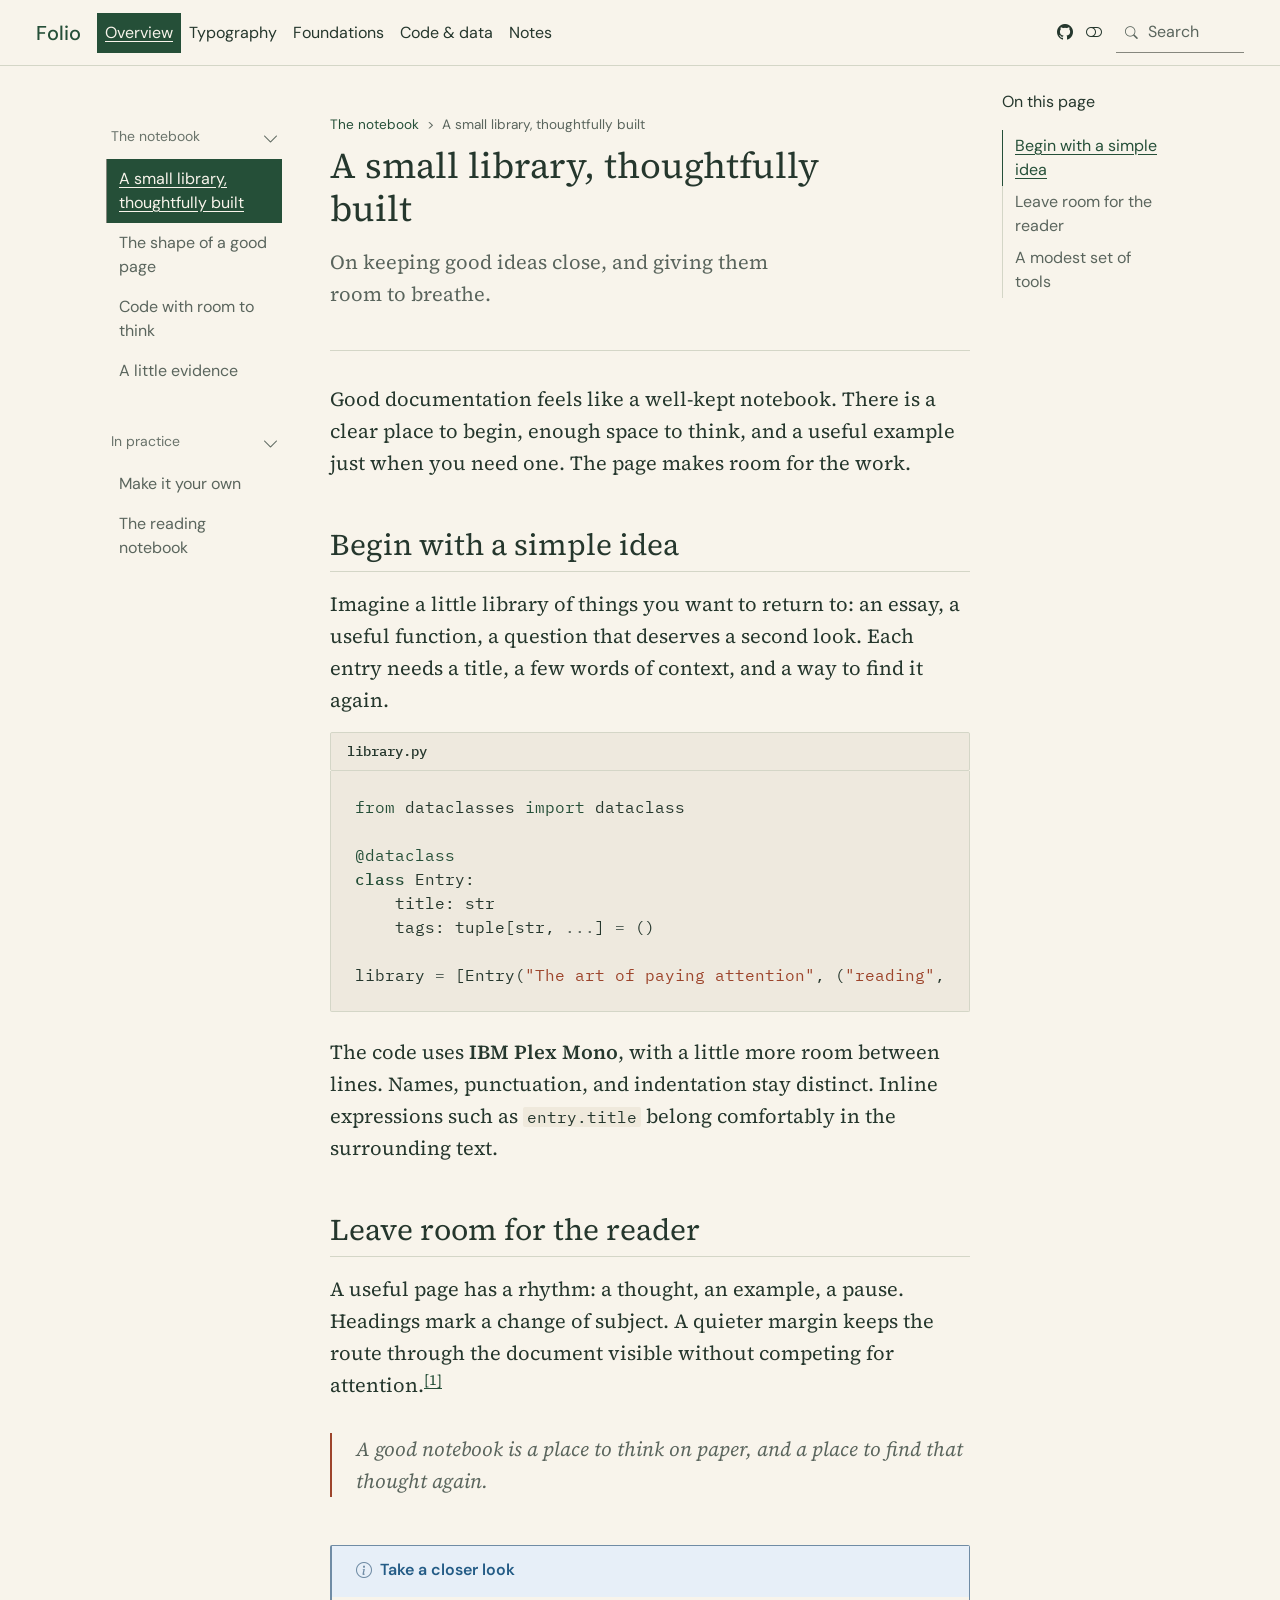
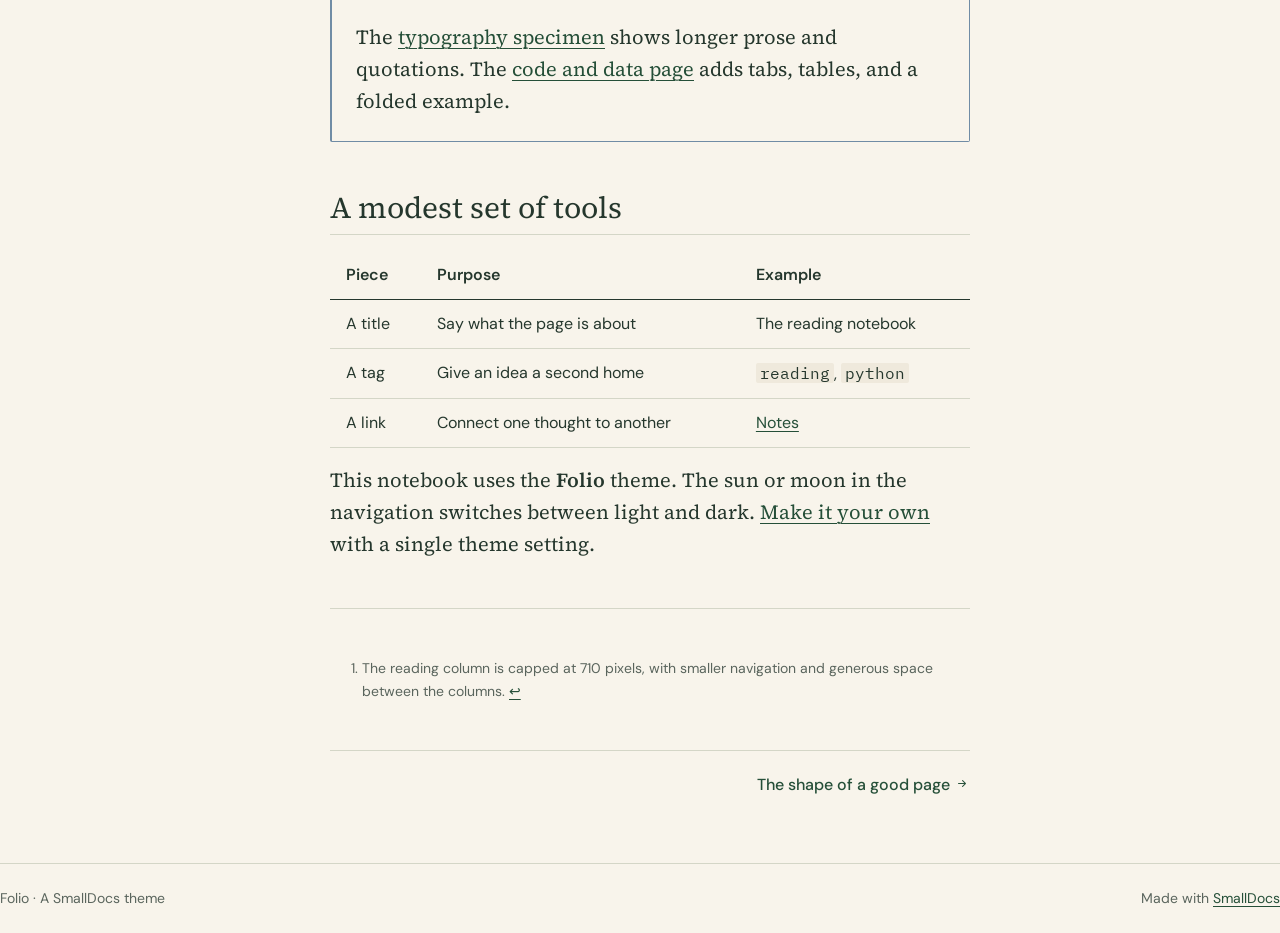
<file: index.html>
<!doctype html><html lang="en"><head><meta charset="utf-8"><meta name="generator" content="smalldocs-0.3.1"><meta name="viewport" content="width=device-width, initial-scale=1.0, user-scalable=yes"><meta name="description" content="Cream paper, forest green, and expressive Caslon. A quieter cousin of the CRBooks catalog."><title>A small library, thoughtfully built – Folio</title><link rel="icon" href="site_libs/themes/folio/logo.svg"><link rel="stylesheet" href="site_libs/themes/folio/folio.css" data-mode="light" class="quarto-color-scheme" id="quarto-bootstrap-light" media="not all and (prefers-color-scheme: dark)"><link rel="stylesheet" href="site_libs/themes/folio/folio-dark.css" data-mode="dark" class="quarto-color-scheme quarto-color-alternate" id="quarto-bootstrap-dark" media="(prefers-color-scheme: dark)"><link rel="stylesheet" href="site_libs/bootstrap-icons/bootstrap-icons.min.css"><link rel="stylesheet" href="site_libs/smalldocs.css"><meta name="smalldocs:offset" content="./"><script src="site_libs/bootstrap/bootstrap.bundle.min.js"></script><script src="site_libs/fuse/fuse.min.js"></script><script src="site_libs/smalldocs.js" defer></script><script>(function(){var d=document.documentElement,s=null;try{s=localStorage.getItem('smalldocs-scheme')}catch(e){}var alt=s?s==='alternate':!!(window.matchMedia&&matchMedia('(prefers-color-scheme: dark)').matches);var ls=document.querySelectorAll('link.quarto-color-scheme');if(alt)d.dataset.scheme='alternate';if(s)ls.forEach(function(l){var on=l.classList.contains('quarto-color-alternate')===alt;if(on)l.setAttribute('blocking','render');l.media=on?'all':'not all'});var on=ls[alt?1:0];if(on&&on.dataset.mode==='dark')d.classList.add('quarto-dark')})();</script></head><body class="nav-sidebar floating nav-fixed"><header id="quarto-header" class="headroom sticky-top"><nav class="navbar navbar-expand-lg sd-navbar-default"><div class="navbar-container container-fluid"><div class="navbar-brand-container mx-auto"><a class="navbar-brand" href="index.html"><span class="navbar-title">Folio</span></a></div><button class="navbar-toggler" type="button" data-bs-toggle="collapse" data-bs-target="#navbarCollapse" aria-controls="navbarCollapse" aria-expanded="false" aria-label="Toggle navigation"><span class="navbar-toggler-icon"></span></button><div class="collapse navbar-collapse" id="navbarCollapse"><ul class="navbar-nav navbar-nav-scroll me-auto"><li class="nav-item"><a class="nav-link active" href="index.html" aria-current="page"><span class="menu-text">Overview</span></a></li><li class="nav-item"><a class="nav-link" href="pages/typography.html"><span class="menu-text">Typography</span></a></li><li class="nav-item"><a class="nav-link" href="pages/foundations.html"><span class="menu-text">Foundations</span></a></li><li class="nav-item"><a class="nav-link" href="pages/code.html"><span class="menu-text">Code &amp; data</span></a></li><li class="nav-item"><a class="nav-link" href="notes/index.html"><span class="menu-text">Notes</span></a></li></ul><ul class="navbar-nav navbar-nav-scroll ms-auto"><li class="nav-item compact"><a class="nav-link" href="https://github.com/rahuldave/smalldocs-folio" aria-label="github"><i class="bi bi-github" role="img"></i></a></li><li class="nav-item compact"><a class="quarto-color-scheme-toggle nav-link" href="" title="Toggle dark mode" onclick="window.smalldocsToggleScheme(); return false;"><i class="bi"></i></a></li></ul><div class="quarto-navbar-tools"><div class="smalldocs-search" id="quarto-search"><i class="bi bi-search" aria-hidden="true"></i><input type="search" class="form-control form-control-sm" placeholder="Search" aria-label="Search" autocomplete="off"><div class="smalldocs-search-results dropdown-menu"></div></div></div></div></div></nav><nav class="quarto-secondary-nav"><div class="container-fluid d-flex"><button type="button" class="quarto-btn-toggle btn" aria-controls="quarto-sidebar" aria-label="Toggle sidebar navigation"><i class="bi bi-layout-text-sidebar-reverse"></i></button><nav class="quarto-page-breadcrumbs" aria-label="breadcrumb"><ol class="breadcrumb"><li class="breadcrumb-item"><a href="index.html">The notebook</a></li><li class="breadcrumb-item"><a href="index.html">A small library, thoughtfully built</a></li></ol></nav></div></nav></header><div id="quarto-content" class="quarto-container page-columns page-rows-contents page-layout-article has-sidebar has-margin"><nav id="quarto-sidebar" class="sidebar collapse collapse-horizontal quarto-sidebar-collapse-item sidebar-navigation floating overflow-auto"><div class="sidebar-menu-container"><ul class="list-unstyled mt-1"><li class="sidebar-item sidebar-item-section"><div class="sidebar-item-container"><a class="sidebar-item-text sidebar-link text-start" data-bs-toggle="collapse" data-bs-target="#quarto-sidebar-section-1" role="navigation" aria-expanded="true"><span class="menu-text">The notebook</span></a><a class="sidebar-item-toggle text-start" data-bs-toggle="collapse" data-bs-target="#quarto-sidebar-section-1" role="navigation" aria-expanded="true" aria-label="Toggle section"><i class="bi bi-chevron-right ms-2"></i></a></div><ul id="quarto-sidebar-section-1" class="collapse list-unstyled sidebar-section depth1 show"><li class="sidebar-item"><div class="sidebar-item-container"><a href="index.html" class="sidebar-item-text sidebar-link active" aria-current="page"><span class="menu-text">A small library, thoughtfully built</span></a></div></li><li class="sidebar-item"><div class="sidebar-item-container"><a href="pages/typography.html" class="sidebar-item-text sidebar-link"><span class="menu-text">The shape of a good page</span></a></div></li><li class="sidebar-item"><div class="sidebar-item-container"><a href="pages/code.html" class="sidebar-item-text sidebar-link"><span class="menu-text">Code with room to think</span></a></div></li><li class="sidebar-item"><div class="sidebar-item-container"><a href="pages/figures.html" class="sidebar-item-text sidebar-link"><span class="menu-text">A little evidence</span></a></div></li></ul></li><li class="sidebar-item sidebar-item-section"><div class="sidebar-item-container"><a class="sidebar-item-text sidebar-link text-start" data-bs-toggle="collapse" data-bs-target="#quarto-sidebar-section-2" role="navigation" aria-expanded="true"><span class="menu-text">In practice</span></a><a class="sidebar-item-toggle text-start" data-bs-toggle="collapse" data-bs-target="#quarto-sidebar-section-2" role="navigation" aria-expanded="true" aria-label="Toggle section"><i class="bi bi-chevron-right ms-2"></i></a></div><ul id="quarto-sidebar-section-2" class="collapse list-unstyled sidebar-section depth1 show"><li class="sidebar-item"><div class="sidebar-item-container"><a href="pages/install.html" class="sidebar-item-text sidebar-link"><span class="menu-text">Make it your own</span></a></div></li><li class="sidebar-item"><div class="sidebar-item-container"><a href="notes/index.html" class="sidebar-item-text sidebar-link"><span class="menu-text">The reading notebook</span></a></div></li></ul></li></ul></div></nav><div id="quarto-sidebar-glass" class="quarto-sidebar-collapse-item"></div><div id="quarto-margin-sidebar" class="sidebar margin-sidebar"><nav id="TOC" role="doc-toc" class="toc-active"><h2 id="toc-title">On this page</h2><ul><li><a href="#begin-with-a-simple-idea" id="toc-begin-with-a-simple-idea" class="nav-link" data-scroll-target="#begin-with-a-simple-idea">Begin with a simple idea</a></li><li><a href="#leave-room-for-the-reader" id="toc-leave-room-for-the-reader" class="nav-link" data-scroll-target="#leave-room-for-the-reader">Leave room for the reader</a></li><li><a href="#a-modest-set-of-tools" id="toc-a-modest-set-of-tools" class="nav-link" data-scroll-target="#a-modest-set-of-tools">A modest set of tools</a></li></ul></nav></div><main class="content" id="quarto-document-content"><header id="title-block-header" class="quarto-title-block default"><nav class="quarto-page-breadcrumbs quarto-title-breadcrumbs d-none d-lg-block" aria-label="breadcrumb"><ol class="breadcrumb"><li class="breadcrumb-item"><a href="index.html">The notebook</a></li><li class="breadcrumb-item"><a href="index.html">A small library, thoughtfully built</a></li></ol></nav><div class="quarto-title"><h1 class="title">A small library, thoughtfully built</h1><p class="subtitle lead">On keeping good ideas close, and giving them room to breathe.</p></div><div class="quarto-title-meta"></div></header><p>Good documentation feels like a well-kept notebook. There is a clear place to
begin, enough space to think, and a useful example just when you need one.
The page makes room for the work.</p>
<section id="begin-with-a-simple-idea" class="level2">
<h2 class="anchored" data-anchor-id="begin-with-a-simple-idea">Begin with a simple idea</h2>
<p>Imagine a little library of things you want to return to: an essay, a useful
function, a question that deserves a second look. Each entry needs a title,
a few words of context, and a way to find it again.</p>
<div class="code-with-filename"><div class="code-with-filename-file"><pre><strong>library.py</strong></pre></div><div class="code-copy-outer-scaffold"><div class="sourceCode" id="cb1"><pre class="sourceCode python code-with-copy"><code class="sourceCode python"><span class="im">from</span> dataclasses <span class="im">import</span> dataclass

<span class="at">@dataclass</span>
<span class="kw">class</span> Entry:
    title: <span class="bu">str</span>
    tags: <span class="bu">tuple</span>[<span class="bu">str</span>, <span class="op">.</span><span class="op">.</span><span class="op">.</span>] <span class="op">=</span> ()

library <span class="op">=</span> [Entry(<span class="st">&quot;</span><span class="st">The art of paying attention</span><span class="st">&quot;</span>, (<span class="st">&quot;</span><span class="st">reading</span><span class="st">&quot;</span>,))]</code></pre></div><button title="Copy to Clipboard" class="code-copy-button"><i class="bi"></i></button></div></div>
<p>The code uses <strong>IBM Plex Mono</strong>, with a little more room between lines. Names,
punctuation, and indentation stay distinct. Inline expressions such as
<code>entry.title</code> belong comfortably in the surrounding text.</p>
</section>
<section id="leave-room-for-the-reader" class="level2">
<h2 class="anchored" data-anchor-id="leave-room-for-the-reader">Leave room for the reader</h2>
<p>A useful page has a rhythm: a thought, an example, a pause. Headings mark a
change of subject. A quieter margin keeps the route through the document
visible without competing for attention.<sup class="footnote-ref"><a href="#fn1" id="fnref1">[1]</a></sup></p>
<blockquote>
<p>A good notebook is a place to think on paper, and a place to find that
thought again.</p>
</blockquote>
<div class="callout callout-style-default callout-note callout-titled"><div class="callout-header d-flex align-content-center"><div class="callout-icon-container"><i class="callout-icon"></i></div><div class="callout-title-container flex-fill">Take a closer look</div></div><div class="callout-body-container callout-body">
<p>The <a href="pages/typography.html">typography specimen</a> shows longer prose and quotations.
The <a href="pages/code.html">code and data page</a> adds tabs, tables, and a folded example.</p>
</div></div>
</section>
<section id="a-modest-set-of-tools" class="level2">
<h2 class="anchored" data-anchor-id="a-modest-set-of-tools">A modest set of tools</h2>
<div class="sd-table">
<table class="caption-top table">
<thead>
<tr>
<th style="text-align:left">Piece</th>
<th style="text-align:left">Purpose</th>
<th style="text-align:left">Example</th>
</tr>
</thead>
<tbody>
<tr>
<td style="text-align:left">A title</td>
<td style="text-align:left">Say what the page is about</td>
<td style="text-align:left">The reading notebook</td>
</tr>
<tr>
<td style="text-align:left">A tag</td>
<td style="text-align:left">Give an idea a second home</td>
<td style="text-align:left"><code>reading</code>, <code>python</code></td>
</tr>
<tr>
<td style="text-align:left">A link</td>
<td style="text-align:left">Connect one thought to another</td>
<td style="text-align:left"><a href="notes/index.html">Notes</a></td>
</tr>
</tbody>
</table>
</div>
<p>This notebook uses the <strong>Folio</strong> theme. The sun or moon in the
navigation switches between light and dark. <a href="pages/install.html">Make it your own</a>
with a single theme setting.</p>
<hr class="footnotes-sep" />
<section class="footnotes">
<ol class="footnotes-list">
<li id="fn1" class="footnote-item"><p>The reading column is capped at 710 pixels, with smaller navigation
and generous space between the columns. <a href="#fnref1" class="footnote-backref">↩︎</a></p>
</li>
</ol>
</section>
</section>
<nav class="page-navigation"><div class="nav-page nav-page-previous"></div><div class="nav-page nav-page-next"><a href="pages/typography.html" class="pagination-link"><span class="nav-page-text">The shape of a good page</span> <i class="bi bi-arrow-right-short"></i></a></div></nav></main></div><footer class="footer"><div class="nav-footer"><div class="nav-footer-left">Folio · A SmallDocs theme</div><div class="nav-footer-center"></div><div class="nav-footer-right">Made with <a href="https://github.com/rahuldave/smalldocs">SmallDocs</a></div></div></footer><!-- Demo-only: allow direct links to the light and dark specimens. -->
<script>
document.addEventListener('DOMContentLoaded', () => {
  const desired = new URLSearchParams(location.search).get('mode');
  if (['light', 'dark'].includes(desired)) {
    if ((document.documentElement.dataset.scheme === 'alternate') !== (desired === 'dark')) window.smalldocsToggleScheme();
  }
});
</script>
</body></html>
</file>
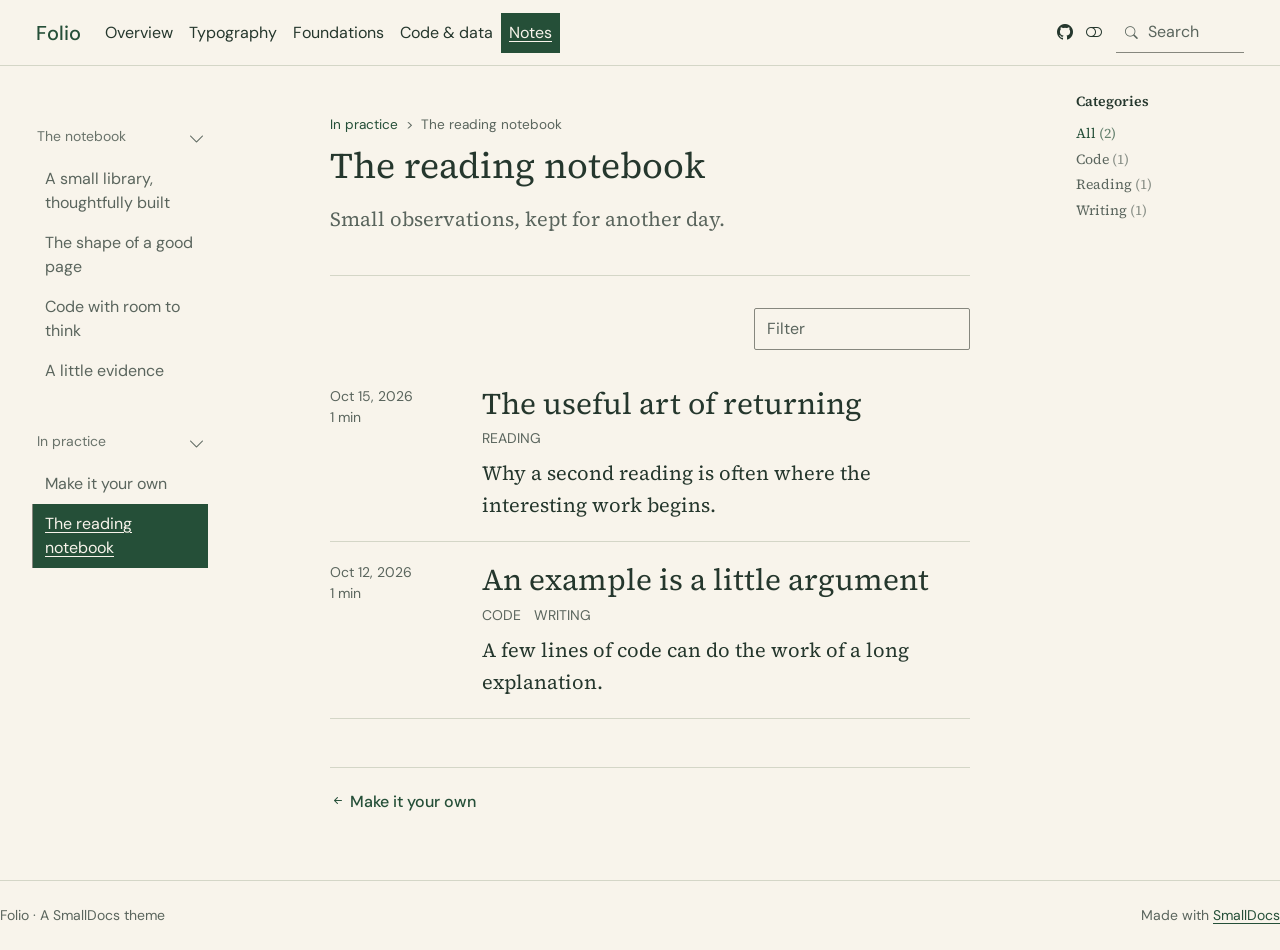
<file: notes/index.html>
<!doctype html><html lang="en"><head><meta charset="utf-8"><meta name="generator" content="smalldocs-0.3.1"><meta name="viewport" content="width=device-width, initial-scale=1.0, user-scalable=yes"><title>The reading notebook – Folio</title><link rel="icon" href="../site_libs/themes/folio/logo.svg"><link rel="stylesheet" href="../site_libs/themes/folio/folio.css" data-mode="light" class="quarto-color-scheme" id="quarto-bootstrap-light" media="not all and (prefers-color-scheme: dark)"><link rel="stylesheet" href="../site_libs/themes/folio/folio-dark.css" data-mode="dark" class="quarto-color-scheme quarto-color-alternate" id="quarto-bootstrap-dark" media="(prefers-color-scheme: dark)"><link rel="stylesheet" href="../site_libs/bootstrap-icons/bootstrap-icons.min.css"><link rel="stylesheet" href="../site_libs/smalldocs.css"><meta name="smalldocs:offset" content="../"><script src="../site_libs/bootstrap/bootstrap.bundle.min.js"></script><script src="../site_libs/fuse/fuse.min.js"></script><script src="../site_libs/smalldocs.js" defer></script><script>(function(){var d=document.documentElement,s=null;try{s=localStorage.getItem('smalldocs-scheme')}catch(e){}var alt=s?s==='alternate':!!(window.matchMedia&&matchMedia('(prefers-color-scheme: dark)').matches);var ls=document.querySelectorAll('link.quarto-color-scheme');if(alt)d.dataset.scheme='alternate';if(s)ls.forEach(function(l){var on=l.classList.contains('quarto-color-alternate')===alt;if(on)l.setAttribute('blocking','render');l.media=on?'all':'not all'});var on=ls[alt?1:0];if(on&&on.dataset.mode==='dark')d.classList.add('quarto-dark')})();</script></head><body class="nav-sidebar floating nav-fixed listing"><header id="quarto-header" class="headroom sticky-top"><nav class="navbar navbar-expand-lg sd-navbar-default"><div class="navbar-container container-fluid"><div class="navbar-brand-container mx-auto"><a class="navbar-brand" href="../index.html"><span class="navbar-title">Folio</span></a></div><button class="navbar-toggler" type="button" data-bs-toggle="collapse" data-bs-target="#navbarCollapse" aria-controls="navbarCollapse" aria-expanded="false" aria-label="Toggle navigation"><span class="navbar-toggler-icon"></span></button><div class="collapse navbar-collapse" id="navbarCollapse"><ul class="navbar-nav navbar-nav-scroll me-auto"><li class="nav-item"><a class="nav-link" href="../index.html"><span class="menu-text">Overview</span></a></li><li class="nav-item"><a class="nav-link" href="../pages/typography.html"><span class="menu-text">Typography</span></a></li><li class="nav-item"><a class="nav-link" href="../pages/foundations.html"><span class="menu-text">Foundations</span></a></li><li class="nav-item"><a class="nav-link" href="../pages/code.html"><span class="menu-text">Code &amp; data</span></a></li><li class="nav-item"><a class="nav-link active" href="index.html" aria-current="page"><span class="menu-text">Notes</span></a></li></ul><ul class="navbar-nav navbar-nav-scroll ms-auto"><li class="nav-item compact"><a class="nav-link" href="https://github.com/rahuldave/smalldocs-folio" aria-label="github"><i class="bi bi-github" role="img"></i></a></li><li class="nav-item compact"><a class="quarto-color-scheme-toggle nav-link" href="" title="Toggle dark mode" onclick="window.smalldocsToggleScheme(); return false;"><i class="bi"></i></a></li></ul><div class="quarto-navbar-tools"><div class="smalldocs-search" id="quarto-search"><i class="bi bi-search" aria-hidden="true"></i><input type="search" class="form-control form-control-sm" placeholder="Search" aria-label="Search" autocomplete="off"><div class="smalldocs-search-results dropdown-menu"></div></div></div></div></div></nav><nav class="quarto-secondary-nav"><div class="container-fluid d-flex"><button type="button" class="quarto-btn-toggle btn" aria-controls="quarto-sidebar" aria-label="Toggle sidebar navigation"><i class="bi bi-layout-text-sidebar-reverse"></i></button><nav class="quarto-page-breadcrumbs" aria-label="breadcrumb"><ol class="breadcrumb"><li class="breadcrumb-item"><a href="../pages/install.html">In practice</a></li><li class="breadcrumb-item"><a href="index.html">The reading notebook</a></li></ol></nav></div></nav></header><div id="quarto-content" class="quarto-container page-columns page-rows-contents page-layout-article has-sidebar has-margin"><nav id="quarto-sidebar" class="sidebar collapse collapse-horizontal quarto-sidebar-collapse-item sidebar-navigation floating overflow-auto"><div class="sidebar-menu-container"><ul class="list-unstyled mt-1"><li class="sidebar-item sidebar-item-section"><div class="sidebar-item-container"><a class="sidebar-item-text sidebar-link text-start" data-bs-toggle="collapse" data-bs-target="#quarto-sidebar-section-1" role="navigation" aria-expanded="true"><span class="menu-text">The notebook</span></a><a class="sidebar-item-toggle text-start" data-bs-toggle="collapse" data-bs-target="#quarto-sidebar-section-1" role="navigation" aria-expanded="true" aria-label="Toggle section"><i class="bi bi-chevron-right ms-2"></i></a></div><ul id="quarto-sidebar-section-1" class="collapse list-unstyled sidebar-section depth1 show"><li class="sidebar-item"><div class="sidebar-item-container"><a href="../index.html" class="sidebar-item-text sidebar-link"><span class="menu-text">A small library, thoughtfully built</span></a></div></li><li class="sidebar-item"><div class="sidebar-item-container"><a href="../pages/typography.html" class="sidebar-item-text sidebar-link"><span class="menu-text">The shape of a good page</span></a></div></li><li class="sidebar-item"><div class="sidebar-item-container"><a href="../pages/code.html" class="sidebar-item-text sidebar-link"><span class="menu-text">Code with room to think</span></a></div></li><li class="sidebar-item"><div class="sidebar-item-container"><a href="../pages/figures.html" class="sidebar-item-text sidebar-link"><span class="menu-text">A little evidence</span></a></div></li></ul></li><li class="sidebar-item sidebar-item-section"><div class="sidebar-item-container"><a class="sidebar-item-text sidebar-link text-start" data-bs-toggle="collapse" data-bs-target="#quarto-sidebar-section-2" role="navigation" aria-expanded="true"><span class="menu-text">In practice</span></a><a class="sidebar-item-toggle text-start" data-bs-toggle="collapse" data-bs-target="#quarto-sidebar-section-2" role="navigation" aria-expanded="true" aria-label="Toggle section"><i class="bi bi-chevron-right ms-2"></i></a></div><ul id="quarto-sidebar-section-2" class="collapse list-unstyled sidebar-section depth1 show"><li class="sidebar-item"><div class="sidebar-item-container"><a href="../pages/install.html" class="sidebar-item-text sidebar-link"><span class="menu-text">Make it your own</span></a></div></li><li class="sidebar-item"><div class="sidebar-item-container"><a href="index.html" class="sidebar-item-text sidebar-link active" aria-current="page"><span class="menu-text">The reading notebook</span></a></div></li></ul></li></ul></div></nav><div id="quarto-sidebar-glass" class="quarto-sidebar-collapse-item"></div><div id="quarto-margin-sidebar" class="sidebar margin-sidebar"><div class="quarto-listing-category-title">Categories</div><div class="quarto-listing-category category-default"><div class="category" data-category="">All <span class=quarto-category-count>(2)</span></div><div class="category" data-category="Code">Code <span class=quarto-category-count>(1)</span></div><div class="category" data-category="Reading">Reading <span class=quarto-category-count>(1)</span></div><div class="category" data-category="Writing">Writing <span class=quarto-category-count>(1)</span></div></div></div><main class="content" id="quarto-document-content"><header id="title-block-header" class="quarto-title-block default"><nav class="quarto-page-breadcrumbs quarto-title-breadcrumbs d-none d-lg-block" aria-label="breadcrumb"><ol class="breadcrumb"><li class="breadcrumb-item"><a href="../pages/install.html">In practice</a></li><li class="breadcrumb-item"><a href="index.html">The reading notebook</a></li></ol></nav><div class="quarto-title"><h1 class="title">The reading notebook</h1><p class="subtitle lead">Small observations, kept for another day.</p></div><div class="quarto-title-meta"></div></header><div class="quarto-listing quarto-listing-container-default" id="listing-listing" data-page-size="50"><div class="listing-actions-group"><div class="quarto-listing-filter"><input type="search" class="form-control form-control-sm listing-filter" placeholder="Filter" aria-label="Filter listings"></div></div><div class="list quarto-listing-default"><div class="quarto-post image-right" data-index="0" data-categories="[&quot;Reading&quot;]" data-sort="{&quot;date&quot;: &quot;2026-10-15&quot;, &quot;title&quot;: &quot;the useful art of returning&quot;, &quot;filename&quot;: &quot;attention.qmd&quot;, &quot;file-modified&quot;: 1792173965.262601, &quot;reading-time&quot;: 59, &quot;word-count&quot;: 59}" data-text="the useful art of returning  why a second reading is often where the interesting work begins.  reading"><div class="metadata"><a href="attention.html" class="no-external"><div class="listing-date">Oct 15, 2026</div><div class="listing-reading-time">1 min</div></a></div><div class="body"><a href="attention.html" class="no-external"><h3 class="no-anchor listing-title">The useful art of returning</h3></a><div class="listing-categories"><div class="listing-category" data-category="Reading">Reading</div></div><div class="listing-description"><a href="attention.html" class="no-external">Why a second reading is often where the interesting work begins.</a></div></div></div><div class="quarto-post image-right" data-index="1" data-categories="[&quot;Code&quot;, &quot;Writing&quot;]" data-sort="{&quot;date&quot;: &quot;2026-10-12&quot;, &quot;title&quot;: &quot;an example is a little argument&quot;, &quot;filename&quot;: &quot;examples.qmd&quot;, &quot;file-modified&quot;: 1792173965.2630246, &quot;reading-time&quot;: 52, &quot;word-count&quot;: 52}" data-text="an example is a little argument  a few lines of code can do the work of a long explanation.  code writing"><div class="metadata"><a href="examples.html" class="no-external"><div class="listing-date">Oct 12, 2026</div><div class="listing-reading-time">1 min</div></a></div><div class="body"><a href="examples.html" class="no-external"><h3 class="no-anchor listing-title">An example is a little argument</h3></a><div class="listing-categories"><div class="listing-category" data-category="Code">Code</div><div class="listing-category" data-category="Writing">Writing</div></div><div class="listing-description"><a href="examples.html" class="no-external">A few lines of code can do the work of a long explanation.</a></div></div></div></div><div class="listing-no-matching d-none">No matching items</div><nav class="listing-pagination" aria-label="Pages"></nav></div><nav class="page-navigation"><div class="nav-page nav-page-previous"><a href="../pages/install.html" class="pagination-link"><i class="bi bi-arrow-left-short"></i> <span class="nav-page-text">Make it your own</span></a></div><div class="nav-page nav-page-next"></div></nav></main></div><footer class="footer"><div class="nav-footer"><div class="nav-footer-left">Folio · A SmallDocs theme</div><div class="nav-footer-center"></div><div class="nav-footer-right">Made with <a href="https://github.com/rahuldave/smalldocs">SmallDocs</a></div></div></footer><!-- Demo-only: allow direct links to the light and dark specimens. -->
<script>
document.addEventListener('DOMContentLoaded', () => {
  const desired = new URLSearchParams(location.search).get('mode');
  if (['light', 'dark'].includes(desired)) {
    if ((document.documentElement.dataset.scheme === 'alternate') !== (desired === 'dark')) window.smalldocsToggleScheme();
  }
});
</script>
</body></html>
</file>
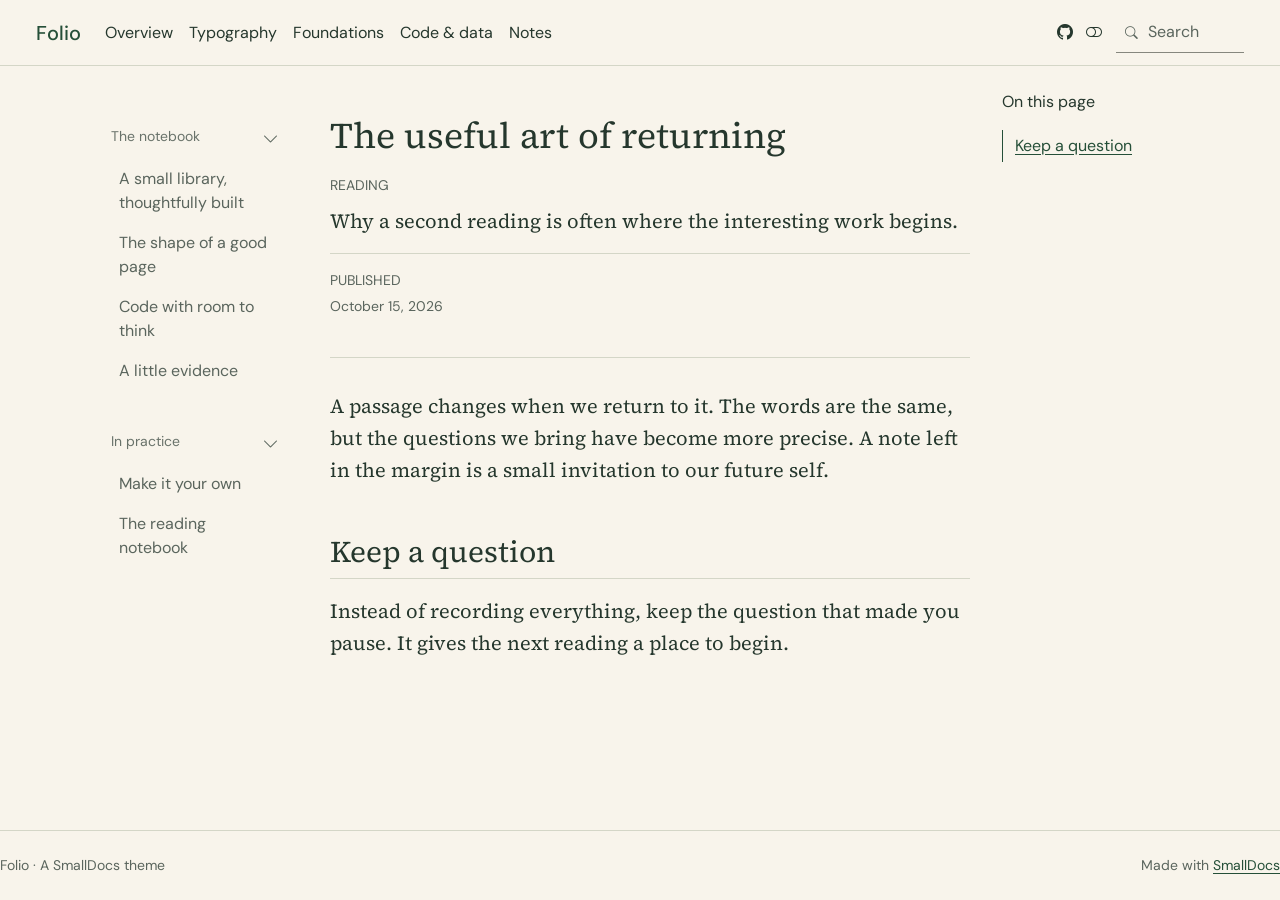
<file: notes/attention.html>
<!doctype html><html lang="en"><head><meta charset="utf-8"><meta name="generator" content="smalldocs-0.3.1"><meta name="viewport" content="width=device-width, initial-scale=1.0, user-scalable=yes"><meta name="description" content="Why a second reading is often where the interesting work begins."><title>The useful art of returning – Folio</title><link rel="icon" href="../site_libs/themes/folio/logo.svg"><link rel="stylesheet" href="../site_libs/themes/folio/folio.css" data-mode="light" class="quarto-color-scheme" id="quarto-bootstrap-light" media="not all and (prefers-color-scheme: dark)"><link rel="stylesheet" href="../site_libs/themes/folio/folio-dark.css" data-mode="dark" class="quarto-color-scheme quarto-color-alternate" id="quarto-bootstrap-dark" media="(prefers-color-scheme: dark)"><link rel="stylesheet" href="../site_libs/bootstrap-icons/bootstrap-icons.min.css"><link rel="stylesheet" href="../site_libs/smalldocs.css"><meta name="smalldocs:offset" content="../"><script src="../site_libs/bootstrap/bootstrap.bundle.min.js"></script><script src="../site_libs/fuse/fuse.min.js"></script><script src="../site_libs/smalldocs.js" defer></script><script>(function(){var d=document.documentElement,s=null;try{s=localStorage.getItem('smalldocs-scheme')}catch(e){}var alt=s?s==='alternate':!!(window.matchMedia&&matchMedia('(prefers-color-scheme: dark)').matches);var ls=document.querySelectorAll('link.quarto-color-scheme');if(alt)d.dataset.scheme='alternate';if(s)ls.forEach(function(l){var on=l.classList.contains('quarto-color-alternate')===alt;if(on)l.setAttribute('blocking','render');l.media=on?'all':'not all'});var on=ls[alt?1:0];if(on&&on.dataset.mode==='dark')d.classList.add('quarto-dark')})();</script></head><body class="nav-sidebar floating nav-fixed"><header id="quarto-header" class="headroom sticky-top"><nav class="navbar navbar-expand-lg sd-navbar-default"><div class="navbar-container container-fluid"><div class="navbar-brand-container mx-auto"><a class="navbar-brand" href="../index.html"><span class="navbar-title">Folio</span></a></div><button class="navbar-toggler" type="button" data-bs-toggle="collapse" data-bs-target="#navbarCollapse" aria-controls="navbarCollapse" aria-expanded="false" aria-label="Toggle navigation"><span class="navbar-toggler-icon"></span></button><div class="collapse navbar-collapse" id="navbarCollapse"><ul class="navbar-nav navbar-nav-scroll me-auto"><li class="nav-item"><a class="nav-link" href="../index.html"><span class="menu-text">Overview</span></a></li><li class="nav-item"><a class="nav-link" href="../pages/typography.html"><span class="menu-text">Typography</span></a></li><li class="nav-item"><a class="nav-link" href="../pages/foundations.html"><span class="menu-text">Foundations</span></a></li><li class="nav-item"><a class="nav-link" href="../pages/code.html"><span class="menu-text">Code &amp; data</span></a></li><li class="nav-item"><a class="nav-link" href="index.html"><span class="menu-text">Notes</span></a></li></ul><ul class="navbar-nav navbar-nav-scroll ms-auto"><li class="nav-item compact"><a class="nav-link" href="https://github.com/rahuldave/smalldocs-folio" aria-label="github"><i class="bi bi-github" role="img"></i></a></li><li class="nav-item compact"><a class="quarto-color-scheme-toggle nav-link" href="" title="Toggle dark mode" onclick="window.smalldocsToggleScheme(); return false;"><i class="bi"></i></a></li></ul><div class="quarto-navbar-tools"><div class="smalldocs-search" id="quarto-search"><i class="bi bi-search" aria-hidden="true"></i><input type="search" class="form-control form-control-sm" placeholder="Search" aria-label="Search" autocomplete="off"><div class="smalldocs-search-results dropdown-menu"></div></div></div></div></div></nav><nav class="quarto-secondary-nav"><div class="container-fluid d-flex"><button type="button" class="quarto-btn-toggle btn" aria-controls="quarto-sidebar" aria-label="Toggle sidebar navigation"><i class="bi bi-layout-text-sidebar-reverse"></i></button></div></nav></header><div id="quarto-content" class="quarto-container page-columns page-rows-contents page-layout-article has-sidebar has-margin"><nav id="quarto-sidebar" class="sidebar collapse collapse-horizontal quarto-sidebar-collapse-item sidebar-navigation floating overflow-auto"><div class="sidebar-menu-container"><ul class="list-unstyled mt-1"><li class="sidebar-item sidebar-item-section"><div class="sidebar-item-container"><a class="sidebar-item-text sidebar-link text-start" data-bs-toggle="collapse" data-bs-target="#quarto-sidebar-section-1" role="navigation" aria-expanded="true"><span class="menu-text">The notebook</span></a><a class="sidebar-item-toggle text-start" data-bs-toggle="collapse" data-bs-target="#quarto-sidebar-section-1" role="navigation" aria-expanded="true" aria-label="Toggle section"><i class="bi bi-chevron-right ms-2"></i></a></div><ul id="quarto-sidebar-section-1" class="collapse list-unstyled sidebar-section depth1 show"><li class="sidebar-item"><div class="sidebar-item-container"><a href="../index.html" class="sidebar-item-text sidebar-link"><span class="menu-text">A small library, thoughtfully built</span></a></div></li><li class="sidebar-item"><div class="sidebar-item-container"><a href="../pages/typography.html" class="sidebar-item-text sidebar-link"><span class="menu-text">The shape of a good page</span></a></div></li><li class="sidebar-item"><div class="sidebar-item-container"><a href="../pages/code.html" class="sidebar-item-text sidebar-link"><span class="menu-text">Code with room to think</span></a></div></li><li class="sidebar-item"><div class="sidebar-item-container"><a href="../pages/figures.html" class="sidebar-item-text sidebar-link"><span class="menu-text">A little evidence</span></a></div></li></ul></li><li class="sidebar-item sidebar-item-section"><div class="sidebar-item-container"><a class="sidebar-item-text sidebar-link text-start" data-bs-toggle="collapse" data-bs-target="#quarto-sidebar-section-2" role="navigation" aria-expanded="true"><span class="menu-text">In practice</span></a><a class="sidebar-item-toggle text-start" data-bs-toggle="collapse" data-bs-target="#quarto-sidebar-section-2" role="navigation" aria-expanded="true" aria-label="Toggle section"><i class="bi bi-chevron-right ms-2"></i></a></div><ul id="quarto-sidebar-section-2" class="collapse list-unstyled sidebar-section depth1 show"><li class="sidebar-item"><div class="sidebar-item-container"><a href="../pages/install.html" class="sidebar-item-text sidebar-link"><span class="menu-text">Make it your own</span></a></div></li><li class="sidebar-item"><div class="sidebar-item-container"><a href="index.html" class="sidebar-item-text sidebar-link"><span class="menu-text">The reading notebook</span></a></div></li></ul></li></ul></div></nav><div id="quarto-sidebar-glass" class="quarto-sidebar-collapse-item"></div><div id="quarto-margin-sidebar" class="sidebar margin-sidebar"><nav id="TOC" role="doc-toc" class="toc-active"><h2 id="toc-title">On this page</h2><ul><li><a href="#keep-a-question" id="toc-keep-a-question" class="nav-link" data-scroll-target="#keep-a-question">Keep a question</a></li></ul></nav></div><main class="content" id="quarto-document-content"><header id="title-block-header" class="quarto-title-block default"><div class="quarto-title"><h1 class="title">The useful art of returning</h1><div class="quarto-categories"><div class="quarto-category"><a href="index.html#category=Reading">Reading</a></div></div></div><div><div class="description">Why a second reading is often where the interesting work begins.</div></div><div class="quarto-title-meta"><div><div class="quarto-title-meta-heading">Published</div><div class="quarto-title-meta-contents"><p class="date">October 15, 2026</p></div></div></div></header><p>A passage changes when we return to it. The words are the same, but the
questions we bring have become more precise. A note left in the margin is
a small invitation to our future self.</p>
<section id="keep-a-question" class="level2">
<h2 class="anchored" data-anchor-id="keep-a-question">Keep a question</h2>
<p>Instead of recording everything, keep the question that made you pause.
It gives the next reading a place to begin.</p>
</section>
</main></div><footer class="footer"><div class="nav-footer"><div class="nav-footer-left">Folio · A SmallDocs theme</div><div class="nav-footer-center"></div><div class="nav-footer-right">Made with <a href="https://github.com/rahuldave/smalldocs">SmallDocs</a></div></div></footer><!-- Demo-only: allow direct links to the light and dark specimens. -->
<script>
document.addEventListener('DOMContentLoaded', () => {
  const desired = new URLSearchParams(location.search).get('mode');
  if (['light', 'dark'].includes(desired)) {
    if ((document.documentElement.dataset.scheme === 'alternate') !== (desired === 'dark')) window.smalldocsToggleScheme();
  }
});
</script>
</body></html>
</file>
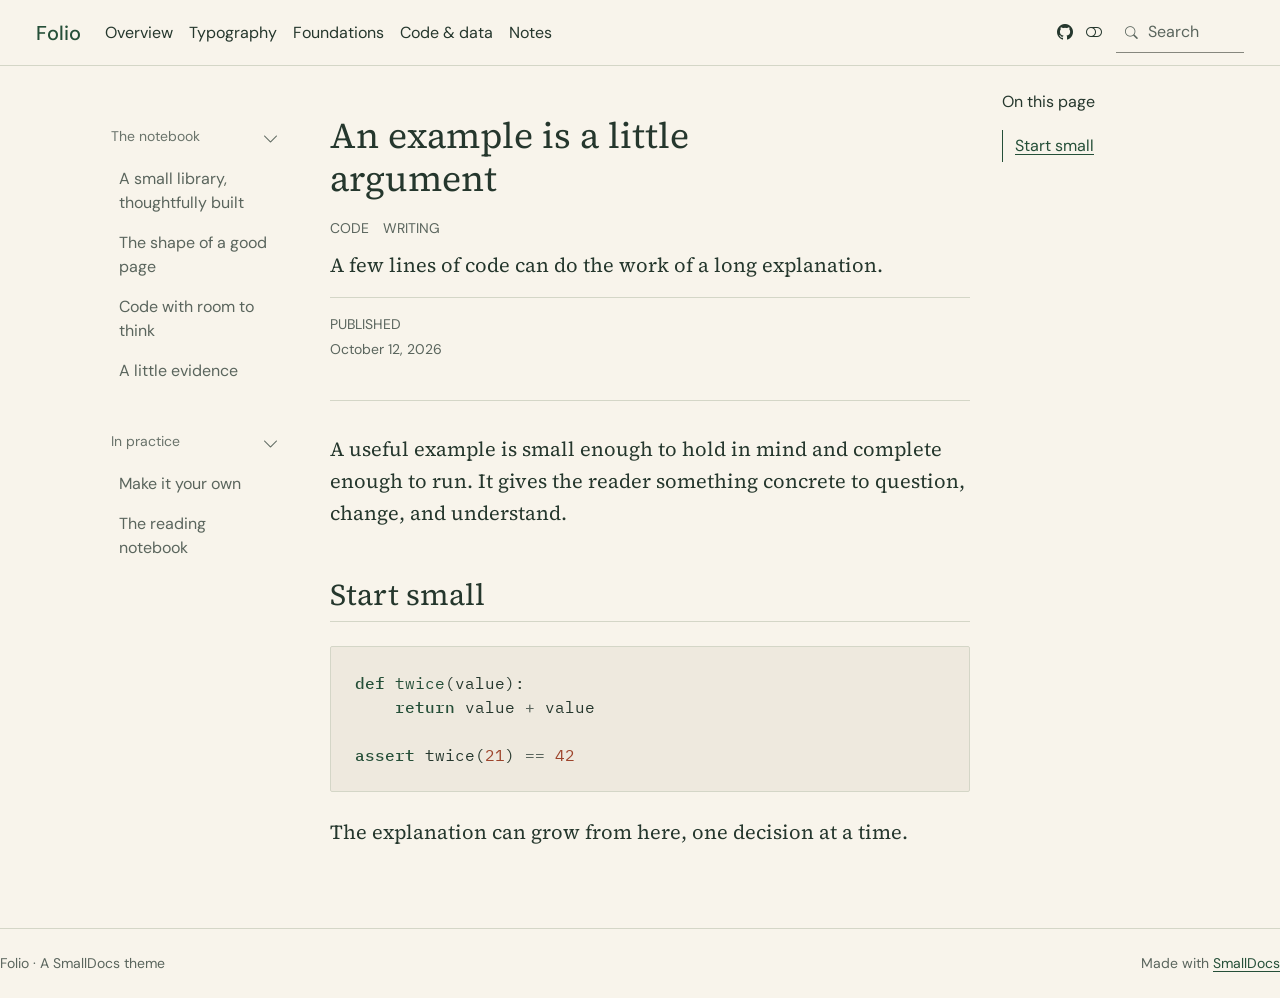
<file: notes/examples.html>
<!doctype html><html lang="en"><head><meta charset="utf-8"><meta name="generator" content="smalldocs-0.3.1"><meta name="viewport" content="width=device-width, initial-scale=1.0, user-scalable=yes"><meta name="description" content="A few lines of code can do the work of a long explanation."><title>An example is a little argument – Folio</title><link rel="icon" href="../site_libs/themes/folio/logo.svg"><link rel="stylesheet" href="../site_libs/themes/folio/folio.css" data-mode="light" class="quarto-color-scheme" id="quarto-bootstrap-light" media="not all and (prefers-color-scheme: dark)"><link rel="stylesheet" href="../site_libs/themes/folio/folio-dark.css" data-mode="dark" class="quarto-color-scheme quarto-color-alternate" id="quarto-bootstrap-dark" media="(prefers-color-scheme: dark)"><link rel="stylesheet" href="../site_libs/bootstrap-icons/bootstrap-icons.min.css"><link rel="stylesheet" href="../site_libs/smalldocs.css"><meta name="smalldocs:offset" content="../"><script src="../site_libs/bootstrap/bootstrap.bundle.min.js"></script><script src="../site_libs/fuse/fuse.min.js"></script><script src="../site_libs/smalldocs.js" defer></script><script>(function(){var d=document.documentElement,s=null;try{s=localStorage.getItem('smalldocs-scheme')}catch(e){}var alt=s?s==='alternate':!!(window.matchMedia&&matchMedia('(prefers-color-scheme: dark)').matches);var ls=document.querySelectorAll('link.quarto-color-scheme');if(alt)d.dataset.scheme='alternate';if(s)ls.forEach(function(l){var on=l.classList.contains('quarto-color-alternate')===alt;if(on)l.setAttribute('blocking','render');l.media=on?'all':'not all'});var on=ls[alt?1:0];if(on&&on.dataset.mode==='dark')d.classList.add('quarto-dark')})();</script></head><body class="nav-sidebar floating nav-fixed"><header id="quarto-header" class="headroom sticky-top"><nav class="navbar navbar-expand-lg sd-navbar-default"><div class="navbar-container container-fluid"><div class="navbar-brand-container mx-auto"><a class="navbar-brand" href="../index.html"><span class="navbar-title">Folio</span></a></div><button class="navbar-toggler" type="button" data-bs-toggle="collapse" data-bs-target="#navbarCollapse" aria-controls="navbarCollapse" aria-expanded="false" aria-label="Toggle navigation"><span class="navbar-toggler-icon"></span></button><div class="collapse navbar-collapse" id="navbarCollapse"><ul class="navbar-nav navbar-nav-scroll me-auto"><li class="nav-item"><a class="nav-link" href="../index.html"><span class="menu-text">Overview</span></a></li><li class="nav-item"><a class="nav-link" href="../pages/typography.html"><span class="menu-text">Typography</span></a></li><li class="nav-item"><a class="nav-link" href="../pages/foundations.html"><span class="menu-text">Foundations</span></a></li><li class="nav-item"><a class="nav-link" href="../pages/code.html"><span class="menu-text">Code &amp; data</span></a></li><li class="nav-item"><a class="nav-link" href="index.html"><span class="menu-text">Notes</span></a></li></ul><ul class="navbar-nav navbar-nav-scroll ms-auto"><li class="nav-item compact"><a class="nav-link" href="https://github.com/rahuldave/smalldocs-folio" aria-label="github"><i class="bi bi-github" role="img"></i></a></li><li class="nav-item compact"><a class="quarto-color-scheme-toggle nav-link" href="" title="Toggle dark mode" onclick="window.smalldocsToggleScheme(); return false;"><i class="bi"></i></a></li></ul><div class="quarto-navbar-tools"><div class="smalldocs-search" id="quarto-search"><i class="bi bi-search" aria-hidden="true"></i><input type="search" class="form-control form-control-sm" placeholder="Search" aria-label="Search" autocomplete="off"><div class="smalldocs-search-results dropdown-menu"></div></div></div></div></div></nav><nav class="quarto-secondary-nav"><div class="container-fluid d-flex"><button type="button" class="quarto-btn-toggle btn" aria-controls="quarto-sidebar" aria-label="Toggle sidebar navigation"><i class="bi bi-layout-text-sidebar-reverse"></i></button></div></nav></header><div id="quarto-content" class="quarto-container page-columns page-rows-contents page-layout-article has-sidebar has-margin"><nav id="quarto-sidebar" class="sidebar collapse collapse-horizontal quarto-sidebar-collapse-item sidebar-navigation floating overflow-auto"><div class="sidebar-menu-container"><ul class="list-unstyled mt-1"><li class="sidebar-item sidebar-item-section"><div class="sidebar-item-container"><a class="sidebar-item-text sidebar-link text-start" data-bs-toggle="collapse" data-bs-target="#quarto-sidebar-section-1" role="navigation" aria-expanded="true"><span class="menu-text">The notebook</span></a><a class="sidebar-item-toggle text-start" data-bs-toggle="collapse" data-bs-target="#quarto-sidebar-section-1" role="navigation" aria-expanded="true" aria-label="Toggle section"><i class="bi bi-chevron-right ms-2"></i></a></div><ul id="quarto-sidebar-section-1" class="collapse list-unstyled sidebar-section depth1 show"><li class="sidebar-item"><div class="sidebar-item-container"><a href="../index.html" class="sidebar-item-text sidebar-link"><span class="menu-text">A small library, thoughtfully built</span></a></div></li><li class="sidebar-item"><div class="sidebar-item-container"><a href="../pages/typography.html" class="sidebar-item-text sidebar-link"><span class="menu-text">The shape of a good page</span></a></div></li><li class="sidebar-item"><div class="sidebar-item-container"><a href="../pages/code.html" class="sidebar-item-text sidebar-link"><span class="menu-text">Code with room to think</span></a></div></li><li class="sidebar-item"><div class="sidebar-item-container"><a href="../pages/figures.html" class="sidebar-item-text sidebar-link"><span class="menu-text">A little evidence</span></a></div></li></ul></li><li class="sidebar-item sidebar-item-section"><div class="sidebar-item-container"><a class="sidebar-item-text sidebar-link text-start" data-bs-toggle="collapse" data-bs-target="#quarto-sidebar-section-2" role="navigation" aria-expanded="true"><span class="menu-text">In practice</span></a><a class="sidebar-item-toggle text-start" data-bs-toggle="collapse" data-bs-target="#quarto-sidebar-section-2" role="navigation" aria-expanded="true" aria-label="Toggle section"><i class="bi bi-chevron-right ms-2"></i></a></div><ul id="quarto-sidebar-section-2" class="collapse list-unstyled sidebar-section depth1 show"><li class="sidebar-item"><div class="sidebar-item-container"><a href="../pages/install.html" class="sidebar-item-text sidebar-link"><span class="menu-text">Make it your own</span></a></div></li><li class="sidebar-item"><div class="sidebar-item-container"><a href="index.html" class="sidebar-item-text sidebar-link"><span class="menu-text">The reading notebook</span></a></div></li></ul></li></ul></div></nav><div id="quarto-sidebar-glass" class="quarto-sidebar-collapse-item"></div><div id="quarto-margin-sidebar" class="sidebar margin-sidebar"><nav id="TOC" role="doc-toc" class="toc-active"><h2 id="toc-title">On this page</h2><ul><li><a href="#start-small" id="toc-start-small" class="nav-link" data-scroll-target="#start-small">Start small</a></li></ul></nav></div><main class="content" id="quarto-document-content"><header id="title-block-header" class="quarto-title-block default"><div class="quarto-title"><h1 class="title">An example is a little argument</h1><div class="quarto-categories"><div class="quarto-category"><a href="index.html#category=Code">Code</a></div><div class="quarto-category"><a href="index.html#category=Writing">Writing</a></div></div></div><div><div class="description">A few lines of code can do the work of a long explanation.</div></div><div class="quarto-title-meta"><div><div class="quarto-title-meta-heading">Published</div><div class="quarto-title-meta-contents"><p class="date">October 12, 2026</p></div></div></div></header><p>A useful example is small enough to hold in mind and complete enough to run.
It gives the reader something concrete to question, change, and understand.</p>
<section id="start-small" class="level2">
<h2 class="anchored" data-anchor-id="start-small">Start small</h2>
<div class="code-copy-outer-scaffold"><div class="sourceCode" id="cb1"><pre class="sourceCode python code-with-copy"><code class="sourceCode python"><span class="kw">def</span> <span class="fu">twice</span>(value):
    <span class="cf">return</span> value <span class="op">+</span> value

<span class="kw">assert</span> twice(<span class="dv">21</span>) <span class="op">==</span> <span class="dv">42</span></code></pre></div><button title="Copy to Clipboard" class="code-copy-button"><i class="bi"></i></button></div>
<p>The explanation can grow from here, one decision at a time.</p>
</section>
</main></div><footer class="footer"><div class="nav-footer"><div class="nav-footer-left">Folio · A SmallDocs theme</div><div class="nav-footer-center"></div><div class="nav-footer-right">Made with <a href="https://github.com/rahuldave/smalldocs">SmallDocs</a></div></div></footer><!-- Demo-only: allow direct links to the light and dark specimens. -->
<script>
document.addEventListener('DOMContentLoaded', () => {
  const desired = new URLSearchParams(location.search).get('mode');
  if (['light', 'dark'].includes(desired)) {
    if ((document.documentElement.dataset.scheme === 'alternate') !== (desired === 'dark')) window.smalldocsToggleScheme();
  }
});
</script>
</body></html>
</file>
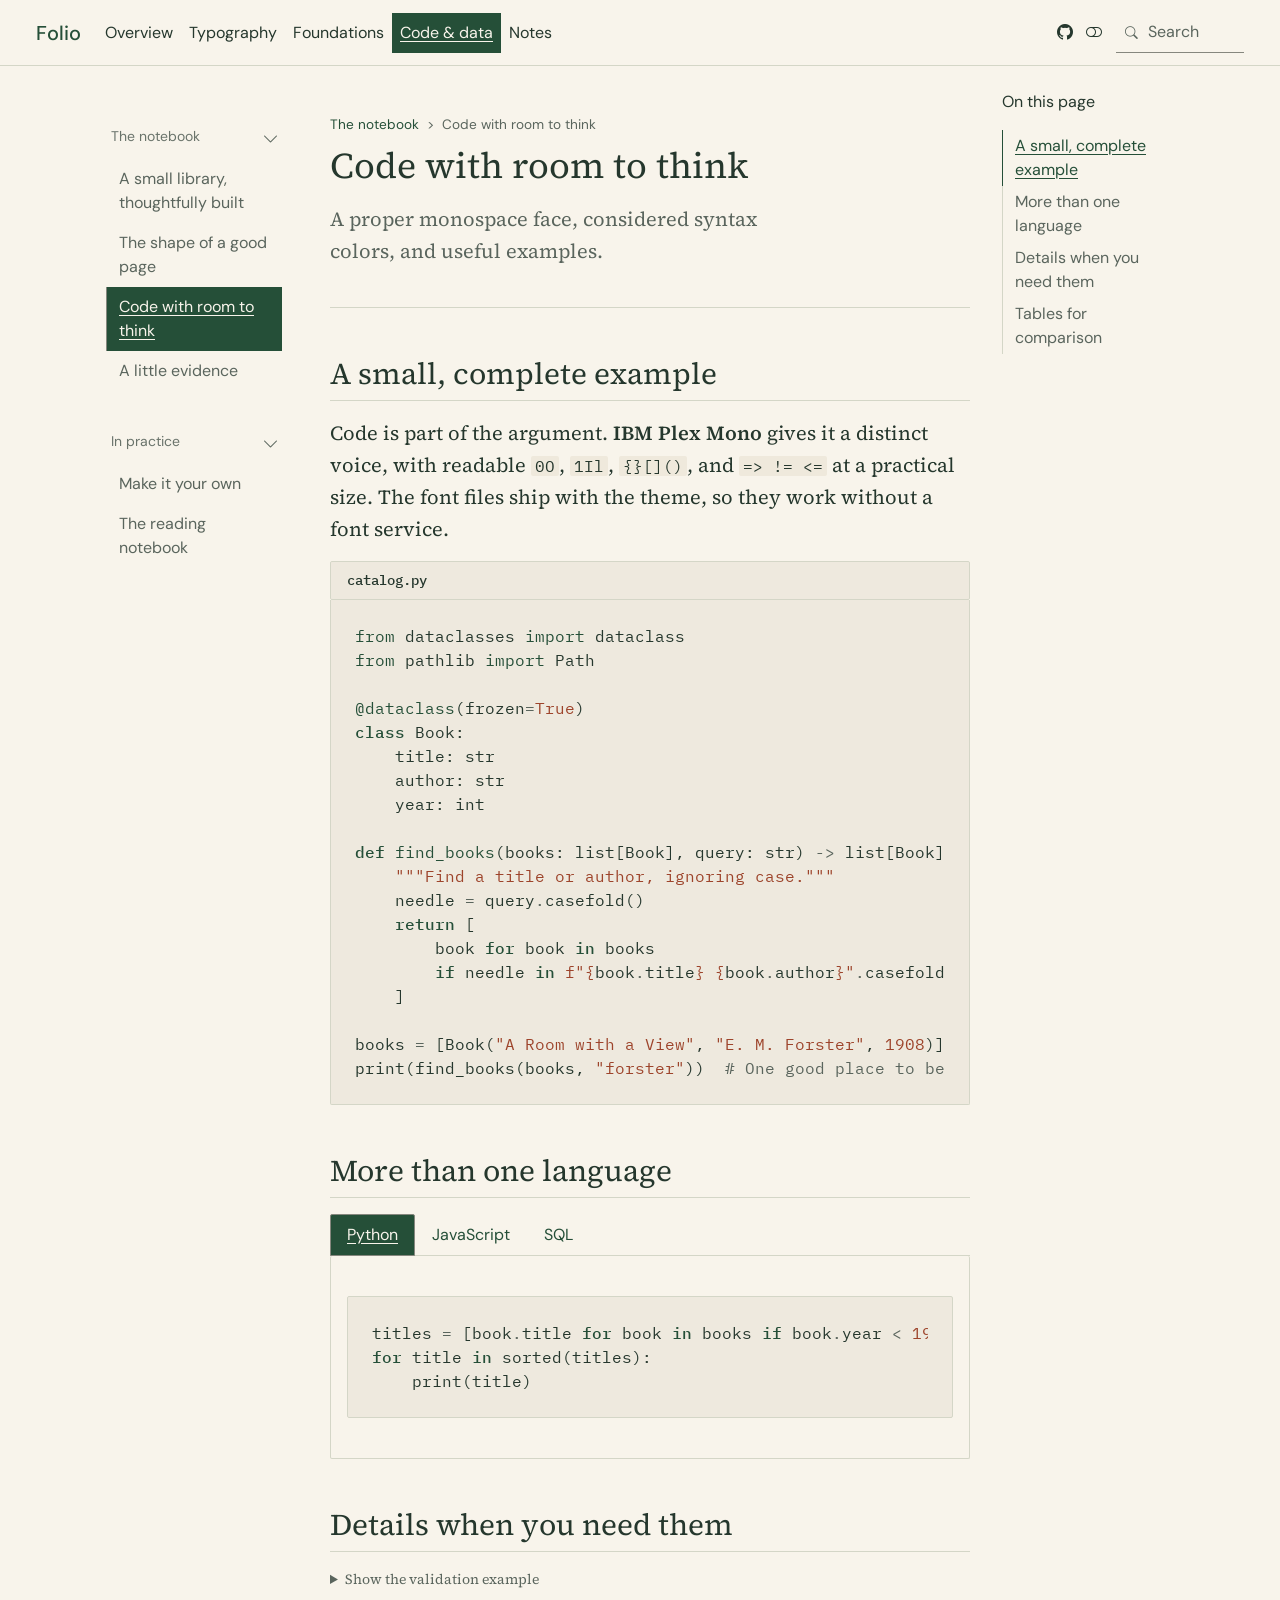
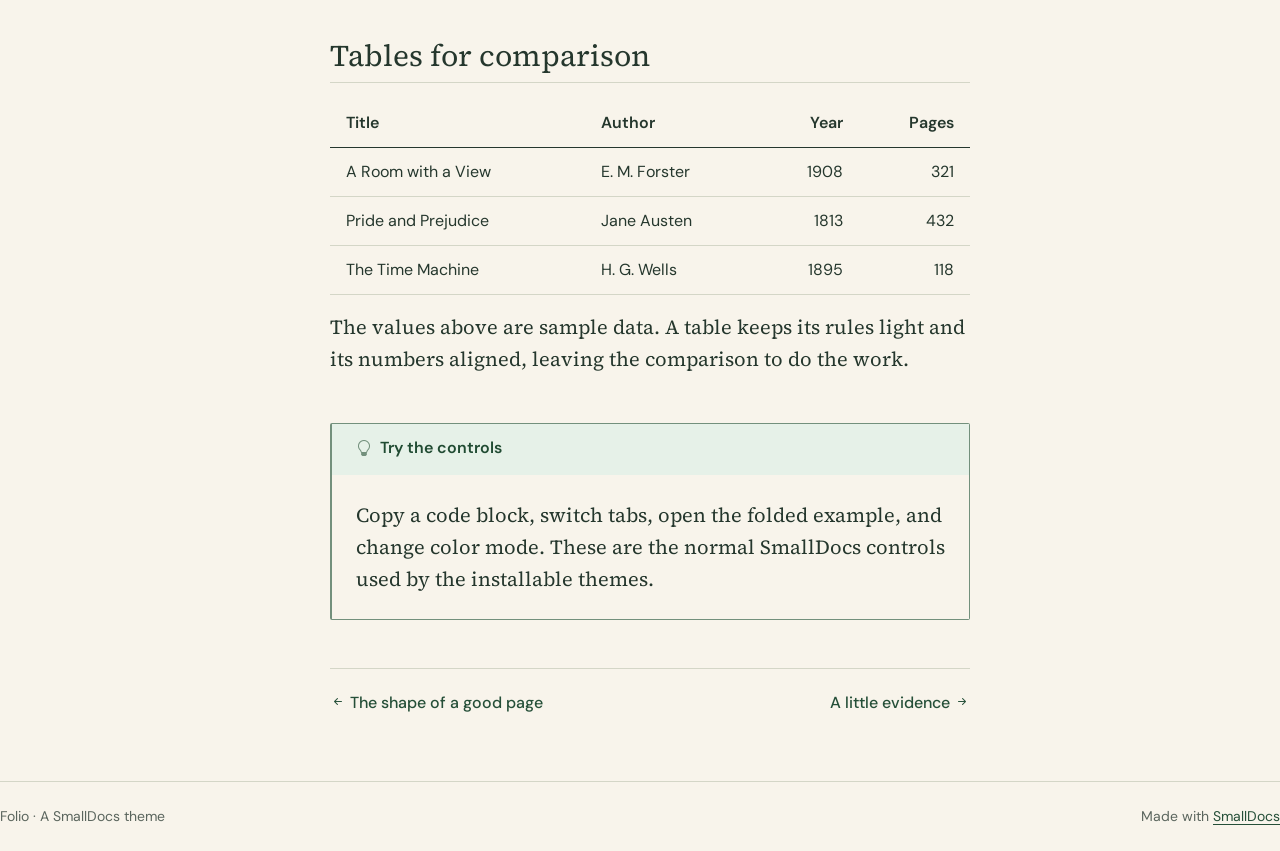
<file: pages/code.html>
<!doctype html><html lang="en"><head><meta charset="utf-8"><meta name="generator" content="smalldocs-0.3.1"><meta name="viewport" content="width=device-width, initial-scale=1.0, user-scalable=yes"><title>Code with room to think – Folio</title><link rel="icon" href="../site_libs/themes/folio/logo.svg"><link rel="stylesheet" href="../site_libs/themes/folio/folio.css" data-mode="light" class="quarto-color-scheme" id="quarto-bootstrap-light" media="not all and (prefers-color-scheme: dark)"><link rel="stylesheet" href="../site_libs/themes/folio/folio-dark.css" data-mode="dark" class="quarto-color-scheme quarto-color-alternate" id="quarto-bootstrap-dark" media="(prefers-color-scheme: dark)"><link rel="stylesheet" href="../site_libs/bootstrap-icons/bootstrap-icons.min.css"><link rel="stylesheet" href="../site_libs/smalldocs.css"><meta name="smalldocs:offset" content="../"><script src="../site_libs/bootstrap/bootstrap.bundle.min.js"></script><script src="../site_libs/fuse/fuse.min.js"></script><script src="../site_libs/smalldocs.js" defer></script><script>(function(){var d=document.documentElement,s=null;try{s=localStorage.getItem('smalldocs-scheme')}catch(e){}var alt=s?s==='alternate':!!(window.matchMedia&&matchMedia('(prefers-color-scheme: dark)').matches);var ls=document.querySelectorAll('link.quarto-color-scheme');if(alt)d.dataset.scheme='alternate';if(s)ls.forEach(function(l){var on=l.classList.contains('quarto-color-alternate')===alt;if(on)l.setAttribute('blocking','render');l.media=on?'all':'not all'});var on=ls[alt?1:0];if(on&&on.dataset.mode==='dark')d.classList.add('quarto-dark')})();</script></head><body class="nav-sidebar floating nav-fixed"><header id="quarto-header" class="headroom sticky-top"><nav class="navbar navbar-expand-lg sd-navbar-default"><div class="navbar-container container-fluid"><div class="navbar-brand-container mx-auto"><a class="navbar-brand" href="../index.html"><span class="navbar-title">Folio</span></a></div><button class="navbar-toggler" type="button" data-bs-toggle="collapse" data-bs-target="#navbarCollapse" aria-controls="navbarCollapse" aria-expanded="false" aria-label="Toggle navigation"><span class="navbar-toggler-icon"></span></button><div class="collapse navbar-collapse" id="navbarCollapse"><ul class="navbar-nav navbar-nav-scroll me-auto"><li class="nav-item"><a class="nav-link" href="../index.html"><span class="menu-text">Overview</span></a></li><li class="nav-item"><a class="nav-link" href="typography.html"><span class="menu-text">Typography</span></a></li><li class="nav-item"><a class="nav-link" href="foundations.html"><span class="menu-text">Foundations</span></a></li><li class="nav-item"><a class="nav-link active" href="code.html" aria-current="page"><span class="menu-text">Code &amp; data</span></a></li><li class="nav-item"><a class="nav-link" href="../notes/index.html"><span class="menu-text">Notes</span></a></li></ul><ul class="navbar-nav navbar-nav-scroll ms-auto"><li class="nav-item compact"><a class="nav-link" href="https://github.com/rahuldave/smalldocs-folio" aria-label="github"><i class="bi bi-github" role="img"></i></a></li><li class="nav-item compact"><a class="quarto-color-scheme-toggle nav-link" href="" title="Toggle dark mode" onclick="window.smalldocsToggleScheme(); return false;"><i class="bi"></i></a></li></ul><div class="quarto-navbar-tools"><div class="smalldocs-search" id="quarto-search"><i class="bi bi-search" aria-hidden="true"></i><input type="search" class="form-control form-control-sm" placeholder="Search" aria-label="Search" autocomplete="off"><div class="smalldocs-search-results dropdown-menu"></div></div></div></div></div></nav><nav class="quarto-secondary-nav"><div class="container-fluid d-flex"><button type="button" class="quarto-btn-toggle btn" aria-controls="quarto-sidebar" aria-label="Toggle sidebar navigation"><i class="bi bi-layout-text-sidebar-reverse"></i></button><nav class="quarto-page-breadcrumbs" aria-label="breadcrumb"><ol class="breadcrumb"><li class="breadcrumb-item"><a href="../index.html">The notebook</a></li><li class="breadcrumb-item"><a href="code.html">Code with room to think</a></li></ol></nav></div></nav></header><div id="quarto-content" class="quarto-container page-columns page-rows-contents page-layout-article has-sidebar has-margin"><nav id="quarto-sidebar" class="sidebar collapse collapse-horizontal quarto-sidebar-collapse-item sidebar-navigation floating overflow-auto"><div class="sidebar-menu-container"><ul class="list-unstyled mt-1"><li class="sidebar-item sidebar-item-section"><div class="sidebar-item-container"><a class="sidebar-item-text sidebar-link text-start" data-bs-toggle="collapse" data-bs-target="#quarto-sidebar-section-1" role="navigation" aria-expanded="true"><span class="menu-text">The notebook</span></a><a class="sidebar-item-toggle text-start" data-bs-toggle="collapse" data-bs-target="#quarto-sidebar-section-1" role="navigation" aria-expanded="true" aria-label="Toggle section"><i class="bi bi-chevron-right ms-2"></i></a></div><ul id="quarto-sidebar-section-1" class="collapse list-unstyled sidebar-section depth1 show"><li class="sidebar-item"><div class="sidebar-item-container"><a href="../index.html" class="sidebar-item-text sidebar-link"><span class="menu-text">A small library, thoughtfully built</span></a></div></li><li class="sidebar-item"><div class="sidebar-item-container"><a href="typography.html" class="sidebar-item-text sidebar-link"><span class="menu-text">The shape of a good page</span></a></div></li><li class="sidebar-item"><div class="sidebar-item-container"><a href="code.html" class="sidebar-item-text sidebar-link active" aria-current="page"><span class="menu-text">Code with room to think</span></a></div></li><li class="sidebar-item"><div class="sidebar-item-container"><a href="figures.html" class="sidebar-item-text sidebar-link"><span class="menu-text">A little evidence</span></a></div></li></ul></li><li class="sidebar-item sidebar-item-section"><div class="sidebar-item-container"><a class="sidebar-item-text sidebar-link text-start" data-bs-toggle="collapse" data-bs-target="#quarto-sidebar-section-2" role="navigation" aria-expanded="true"><span class="menu-text">In practice</span></a><a class="sidebar-item-toggle text-start" data-bs-toggle="collapse" data-bs-target="#quarto-sidebar-section-2" role="navigation" aria-expanded="true" aria-label="Toggle section"><i class="bi bi-chevron-right ms-2"></i></a></div><ul id="quarto-sidebar-section-2" class="collapse list-unstyled sidebar-section depth1 show"><li class="sidebar-item"><div class="sidebar-item-container"><a href="install.html" class="sidebar-item-text sidebar-link"><span class="menu-text">Make it your own</span></a></div></li><li class="sidebar-item"><div class="sidebar-item-container"><a href="../notes/index.html" class="sidebar-item-text sidebar-link"><span class="menu-text">The reading notebook</span></a></div></li></ul></li></ul></div></nav><div id="quarto-sidebar-glass" class="quarto-sidebar-collapse-item"></div><div id="quarto-margin-sidebar" class="sidebar margin-sidebar"><nav id="TOC" role="doc-toc" class="toc-active"><h2 id="toc-title">On this page</h2><ul><li><a href="#a-small-complete-example" id="toc-a-small-complete-example" class="nav-link" data-scroll-target="#a-small-complete-example">A small, complete example</a></li><li><a href="#more-than-one-language" id="toc-more-than-one-language" class="nav-link" data-scroll-target="#more-than-one-language">More than one language</a></li><li><a href="#details-when-you-need-them" id="toc-details-when-you-need-them" class="nav-link" data-scroll-target="#details-when-you-need-them">Details when you need them</a></li><li><a href="#tables-for-comparison" id="toc-tables-for-comparison" class="nav-link" data-scroll-target="#tables-for-comparison">Tables for comparison</a></li></ul></nav></div><main class="content" id="quarto-document-content"><header id="title-block-header" class="quarto-title-block default"><nav class="quarto-page-breadcrumbs quarto-title-breadcrumbs d-none d-lg-block" aria-label="breadcrumb"><ol class="breadcrumb"><li class="breadcrumb-item"><a href="../index.html">The notebook</a></li><li class="breadcrumb-item"><a href="code.html">Code with room to think</a></li></ol></nav><div class="quarto-title"><h1 class="title">Code with room to think</h1><p class="subtitle lead">A proper monospace face, considered syntax colors, and useful examples.</p></div><div class="quarto-title-meta"></div></header><section id="a-small-complete-example" class="level2">
<h2 class="anchored" data-anchor-id="a-small-complete-example">A small, complete example</h2>
<p>Code is part of the argument. <strong>IBM Plex Mono</strong> gives it a distinct voice,
with readable <code>0O</code>, <code>1Il</code>, <code>{}[]()</code>, and <code>=&gt; != &lt;=</code> at a practical size.
The font files ship with the theme, so they work without a font service.</p>
<div class="code-with-filename"><div class="code-with-filename-file"><pre><strong>catalog.py</strong></pre></div><div class="code-copy-outer-scaffold"><div class="sourceCode" id="cb1"><pre class="sourceCode python code-with-copy"><code class="sourceCode python"><span class="im">from</span> dataclasses <span class="im">import</span> dataclass
<span class="im">from</span> pathlib <span class="im">import</span> Path

<span class="at">@dataclass</span>(frozen<span class="op">=</span><span class="cn">True</span>)
<span class="kw">class</span> Book:
    title: <span class="bu">str</span>
    author: <span class="bu">str</span>
    year: <span class="bu">int</span>

<span class="kw">def</span> <span class="fu">find_books</span>(books: <span class="bu">list</span>[Book], query: <span class="bu">str</span>) <span class="op">-</span><span class="op">&gt;</span> <span class="bu">list</span>[Book]:
    <span class="st">&quot;&quot;&quot;Find a title or author, ignoring case.&quot;&quot;&quot;</span>
    needle <span class="op">=</span> query<span class="op">.</span>casefold()
    <span class="cf">return</span> [
        book <span class="cf">for</span> book <span class="kw">in</span> books
        <span class="cf">if</span> needle <span class="kw">in</span> <span class="st">f</span><span class="st">&quot;</span><span class="ss">{</span>book<span class="op">.</span>title<span class="ss">}</span> <span class="ss">{</span>book<span class="op">.</span>author<span class="ss">}</span><span class="st">&quot;</span><span class="op">.</span>casefold()
    ]

books <span class="op">=</span> [Book(<span class="st">&quot;</span><span class="st">A Room with a View</span><span class="st">&quot;</span>, <span class="st">&quot;</span><span class="st">E. M. Forster</span><span class="st">&quot;</span>, <span class="dv">1908</span>)]
<span class="bu">print</span>(find_books(books, <span class="st">&quot;</span><span class="st">forster</span><span class="st">&quot;</span>))  <span class="co"># One good place to begin</span></code></pre></div><button title="Copy to Clipboard" class="code-copy-button"><i class="bi"></i></button></div></div>
</section>
<section id="more-than-one-language" class="level2">
<h2 class="anchored" data-anchor-id="more-than-one-language">More than one language</h2>
<div class="panel-tabset"><ul class="nav nav-tabs" role="tablist"><li class="nav-item" role="presentation"><a class="nav-link active" id="tabset-1-1-tab" data-bs-toggle="tab" data-bs-target="#tabset-1-1" role="tab" aria-controls="tabset-1-1" aria-selected="true" href="">Python</a></li><li class="nav-item" role="presentation"><a class="nav-link" id="tabset-1-2-tab" data-bs-toggle="tab" data-bs-target="#tabset-1-2" role="tab" aria-controls="tabset-1-2" aria-selected="false" href="">JavaScript</a></li><li class="nav-item" role="presentation"><a class="nav-link" id="tabset-1-3-tab" data-bs-toggle="tab" data-bs-target="#tabset-1-3" role="tab" aria-controls="tabset-1-3" aria-selected="false" href="">SQL</a></li></ul><div class="tab-content">
<div id="tabset-1-1" class="tab-pane active" role="tabpanel" aria-labelledby="tabset-1-1-tab">
<div class="code-copy-outer-scaffold"><div class="sourceCode" id="cb2"><pre class="sourceCode python code-with-copy"><code class="sourceCode python">titles <span class="op">=</span> [book<span class="op">.</span>title <span class="cf">for</span> book <span class="kw">in</span> books <span class="cf">if</span> book<span class="op">.</span>year <span class="op">&lt;</span> <span class="dv">1920</span>]
<span class="cf">for</span> title <span class="kw">in</span> <span class="bu">sorted</span>(titles):
    <span class="bu">print</span>(title)</code></pre></div><button title="Copy to Clipboard" class="code-copy-button"><i class="bi"></i></button></div>
</div>
<div id="tabset-1-2" class="tab-pane" role="tabpanel" aria-labelledby="tabset-1-2-tab">
<div class="code-copy-outer-scaffold"><div class="sourceCode" id="cb3"><pre class="sourceCode javascript code-with-copy"><code class="sourceCode javascript"><span class="kw">const</span> titles <span class="op">=</span> books
  .filter(book =&gt; book.year <span class="op">&lt;</span> <span class="fl">1920</span>)
  .map(book =&gt; book.title)
  .sort();
console.log(titles);</code></pre></div><button title="Copy to Clipboard" class="code-copy-button"><i class="bi"></i></button></div>
</div>
<div id="tabset-1-3" class="tab-pane" role="tabpanel" aria-labelledby="tabset-1-3-tab">
<div class="code-copy-outer-scaffold"><div class="sourceCode" id="cb4"><pre class="sourceCode sql code-with-copy"><code class="sourceCode sql"><span class="kw">SELECT</span> title, author
<span class="kw">FROM</span> books
<span class="kw">WHERE</span> <span class="kw">year</span> <span class="op">&lt;</span> <span class="dv">1920</span>
<span class="kw">ORDER</span> <span class="kw">BY</span> title;</code></pre></div><button title="Copy to Clipboard" class="code-copy-button"><i class="bi"></i></button></div>
</div>
</div></div>
</section>
<section id="details-when-you-need-them" class="level2">
<h2 class="anchored" data-anchor-id="details-when-you-need-them">Details when you need them</h2>
<details class="code-fold">
<summary>Show the validation example</summary>
<div class="code-copy-outer-scaffold"><div class="sourceCode" id="cb5"><pre class="sourceCode python code-with-copy"><code class="sourceCode python"><span class="kw">def</span> <span class="fu">validate</span>(book: Book) <span class="op">-</span><span class="op">&gt;</span> <span class="cn">None</span>:
    <span class="cf">if</span> <span class="kw">not</span> book<span class="op">.</span>title<span class="op">.</span>strip():
        <span class="cf">raise</span> <span class="dt">ValueError</span>(<span class="st">&quot;</span><span class="st">A book needs a title</span><span class="st">&quot;</span>)
    <span class="cf">if</span> book<span class="op">.</span>year <span class="op">&lt;</span> <span class="dv">1</span>:
        <span class="cf">raise</span> <span class="dt">ValueError</span>(<span class="st">&quot;</span><span class="st">The year must be positive</span><span class="st">&quot;</span>)</code></pre></div><button title="Copy to Clipboard" class="code-copy-button"><i class="bi"></i></button></div>
</details>
</section>
<section id="tables-for-comparison" class="level2">
<h2 class="anchored" data-anchor-id="tables-for-comparison">Tables for comparison</h2>
<div class="sd-table">
<table class="caption-top table">
<thead>
<tr>
<th style="text-align:left">Title</th>
<th style="text-align:left">Author</th>
<th style="text-align:right">Year</th>
<th style="text-align:right">Pages</th>
</tr>
</thead>
<tbody>
<tr>
<td style="text-align:left">A Room with a View</td>
<td style="text-align:left">E. M. Forster</td>
<td style="text-align:right">1908</td>
<td style="text-align:right">321</td>
</tr>
<tr>
<td style="text-align:left">Pride and Prejudice</td>
<td style="text-align:left">Jane Austen</td>
<td style="text-align:right">1813</td>
<td style="text-align:right">432</td>
</tr>
<tr>
<td style="text-align:left">The Time Machine</td>
<td style="text-align:left">H. G. Wells</td>
<td style="text-align:right">1895</td>
<td style="text-align:right">118</td>
</tr>
</tbody>
</table>
</div>
<p>The values above are sample data. A table keeps its rules light and its
numbers aligned, leaving the comparison to do the work.</p>
<div class="callout callout-style-default callout-tip callout-titled"><div class="callout-header d-flex align-content-center"><div class="callout-icon-container"><i class="callout-icon"></i></div><div class="callout-title-container flex-fill">Try the controls</div></div><div class="callout-body-container callout-body">
<p>Copy a code block, switch tabs, open the folded example, and change color mode.
These are the normal SmallDocs controls used by the installable themes.</p>
</div></div>
</section>
<nav class="page-navigation"><div class="nav-page nav-page-previous"><a href="typography.html" class="pagination-link"><i class="bi bi-arrow-left-short"></i> <span class="nav-page-text">The shape of a good page</span></a></div><div class="nav-page nav-page-next"><a href="figures.html" class="pagination-link"><span class="nav-page-text">A little evidence</span> <i class="bi bi-arrow-right-short"></i></a></div></nav></main></div><footer class="footer"><div class="nav-footer"><div class="nav-footer-left">Folio · A SmallDocs theme</div><div class="nav-footer-center"></div><div class="nav-footer-right">Made with <a href="https://github.com/rahuldave/smalldocs">SmallDocs</a></div></div></footer><!-- Demo-only: allow direct links to the light and dark specimens. -->
<script>
document.addEventListener('DOMContentLoaded', () => {
  const desired = new URLSearchParams(location.search).get('mode');
  if (['light', 'dark'].includes(desired)) {
    if ((document.documentElement.dataset.scheme === 'alternate') !== (desired === 'dark')) window.smalldocsToggleScheme();
  }
});
</script>
</body></html>
</file>
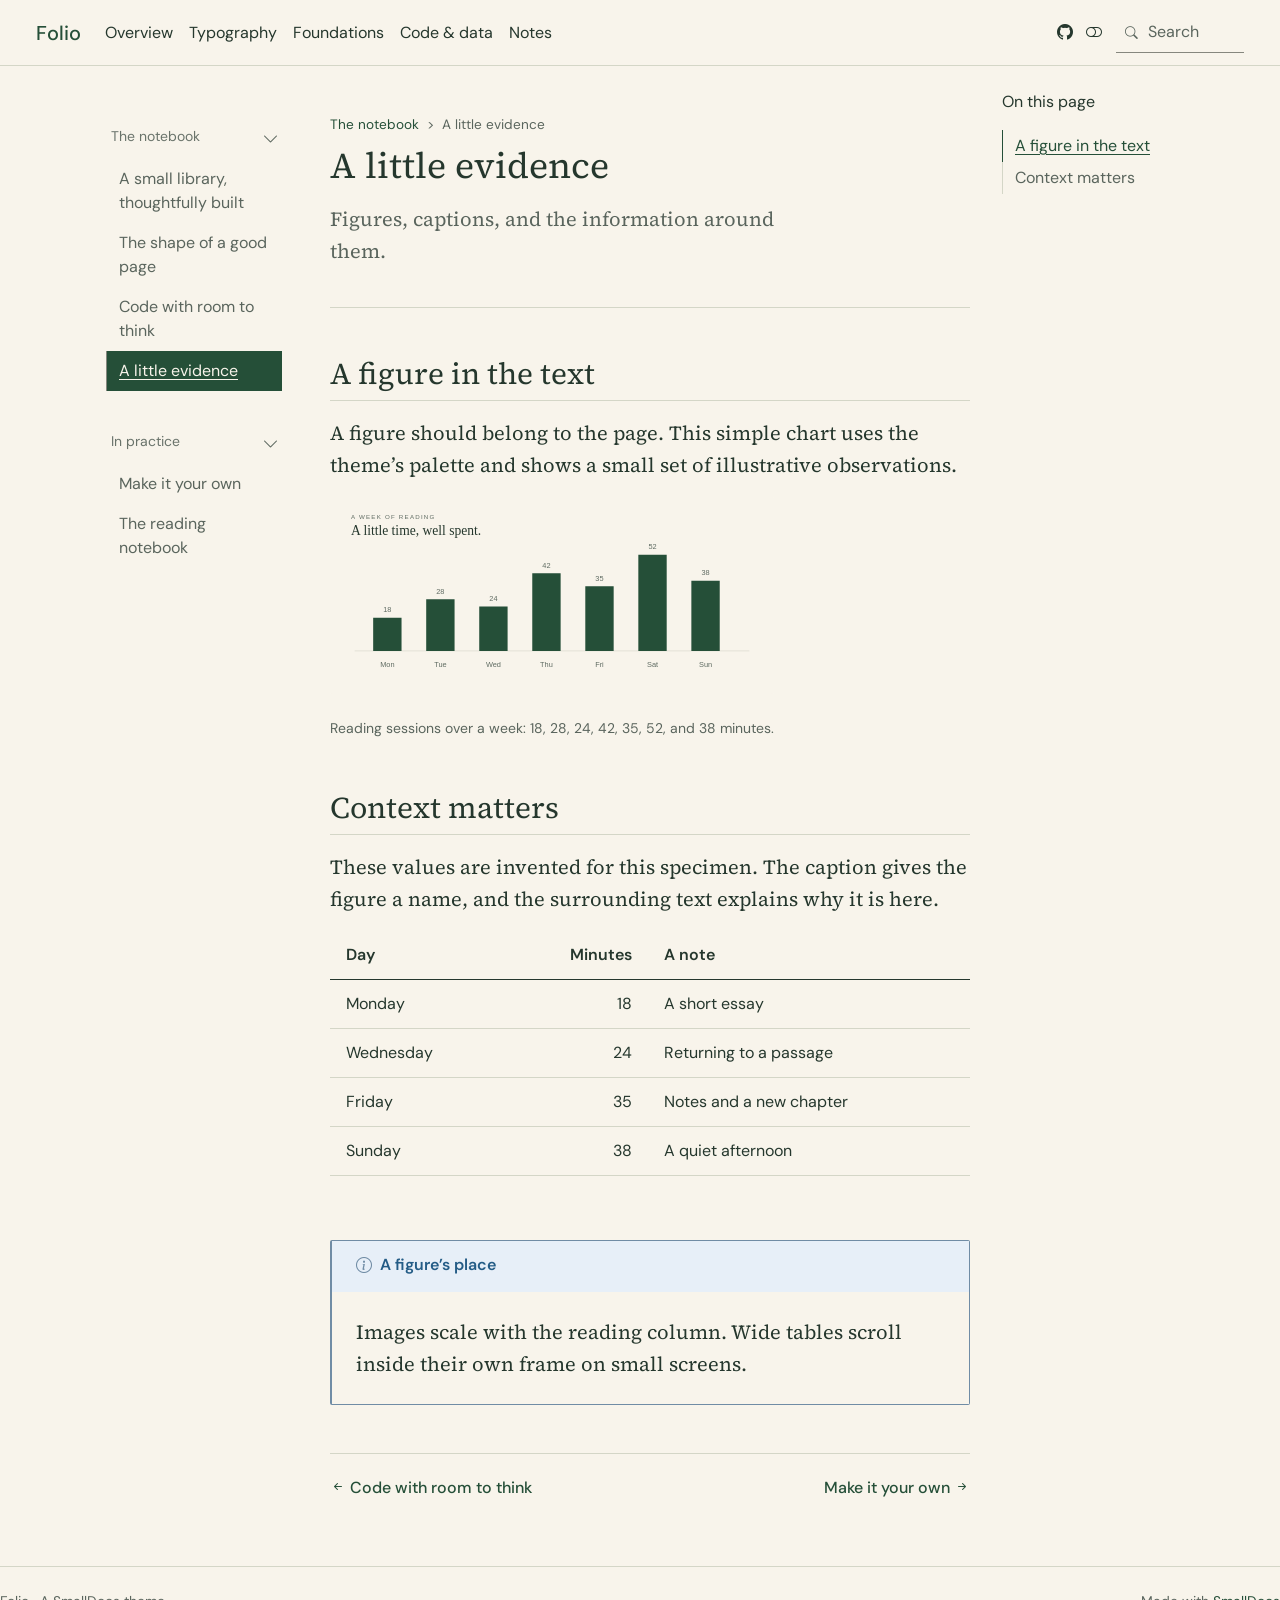
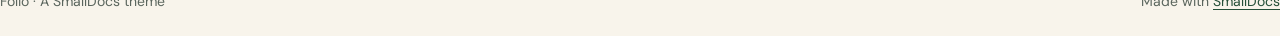
<file: pages/figures.html>
<!doctype html><html lang="en"><head><meta charset="utf-8"><meta name="generator" content="smalldocs-0.3.1"><meta name="viewport" content="width=device-width, initial-scale=1.0, user-scalable=yes"><title>A little evidence – Folio</title><link rel="icon" href="../site_libs/themes/folio/logo.svg"><link rel="stylesheet" href="../site_libs/themes/folio/folio.css" data-mode="light" class="quarto-color-scheme" id="quarto-bootstrap-light" media="not all and (prefers-color-scheme: dark)"><link rel="stylesheet" href="../site_libs/themes/folio/folio-dark.css" data-mode="dark" class="quarto-color-scheme quarto-color-alternate" id="quarto-bootstrap-dark" media="(prefers-color-scheme: dark)"><link rel="stylesheet" href="../site_libs/bootstrap-icons/bootstrap-icons.min.css"><link rel="stylesheet" href="../site_libs/smalldocs.css"><meta name="smalldocs:offset" content="../"><script src="../site_libs/bootstrap/bootstrap.bundle.min.js"></script><script src="../site_libs/fuse/fuse.min.js"></script><script src="../site_libs/smalldocs.js" defer></script><script>(function(){var d=document.documentElement,s=null;try{s=localStorage.getItem('smalldocs-scheme')}catch(e){}var alt=s?s==='alternate':!!(window.matchMedia&&matchMedia('(prefers-color-scheme: dark)').matches);var ls=document.querySelectorAll('link.quarto-color-scheme');if(alt)d.dataset.scheme='alternate';if(s)ls.forEach(function(l){var on=l.classList.contains('quarto-color-alternate')===alt;if(on)l.setAttribute('blocking','render');l.media=on?'all':'not all'});var on=ls[alt?1:0];if(on&&on.dataset.mode==='dark')d.classList.add('quarto-dark')})();</script></head><body class="nav-sidebar floating nav-fixed"><header id="quarto-header" class="headroom sticky-top"><nav class="navbar navbar-expand-lg sd-navbar-default"><div class="navbar-container container-fluid"><div class="navbar-brand-container mx-auto"><a class="navbar-brand" href="../index.html"><span class="navbar-title">Folio</span></a></div><button class="navbar-toggler" type="button" data-bs-toggle="collapse" data-bs-target="#navbarCollapse" aria-controls="navbarCollapse" aria-expanded="false" aria-label="Toggle navigation"><span class="navbar-toggler-icon"></span></button><div class="collapse navbar-collapse" id="navbarCollapse"><ul class="navbar-nav navbar-nav-scroll me-auto"><li class="nav-item"><a class="nav-link" href="../index.html"><span class="menu-text">Overview</span></a></li><li class="nav-item"><a class="nav-link" href="typography.html"><span class="menu-text">Typography</span></a></li><li class="nav-item"><a class="nav-link" href="foundations.html"><span class="menu-text">Foundations</span></a></li><li class="nav-item"><a class="nav-link" href="code.html"><span class="menu-text">Code &amp; data</span></a></li><li class="nav-item"><a class="nav-link" href="../notes/index.html"><span class="menu-text">Notes</span></a></li></ul><ul class="navbar-nav navbar-nav-scroll ms-auto"><li class="nav-item compact"><a class="nav-link" href="https://github.com/rahuldave/smalldocs-folio" aria-label="github"><i class="bi bi-github" role="img"></i></a></li><li class="nav-item compact"><a class="quarto-color-scheme-toggle nav-link" href="" title="Toggle dark mode" onclick="window.smalldocsToggleScheme(); return false;"><i class="bi"></i></a></li></ul><div class="quarto-navbar-tools"><div class="smalldocs-search" id="quarto-search"><i class="bi bi-search" aria-hidden="true"></i><input type="search" class="form-control form-control-sm" placeholder="Search" aria-label="Search" autocomplete="off"><div class="smalldocs-search-results dropdown-menu"></div></div></div></div></div></nav><nav class="quarto-secondary-nav"><div class="container-fluid d-flex"><button type="button" class="quarto-btn-toggle btn" aria-controls="quarto-sidebar" aria-label="Toggle sidebar navigation"><i class="bi bi-layout-text-sidebar-reverse"></i></button><nav class="quarto-page-breadcrumbs" aria-label="breadcrumb"><ol class="breadcrumb"><li class="breadcrumb-item"><a href="../index.html">The notebook</a></li><li class="breadcrumb-item"><a href="figures.html">A little evidence</a></li></ol></nav></div></nav></header><div id="quarto-content" class="quarto-container page-columns page-rows-contents page-layout-article has-sidebar has-margin"><nav id="quarto-sidebar" class="sidebar collapse collapse-horizontal quarto-sidebar-collapse-item sidebar-navigation floating overflow-auto"><div class="sidebar-menu-container"><ul class="list-unstyled mt-1"><li class="sidebar-item sidebar-item-section"><div class="sidebar-item-container"><a class="sidebar-item-text sidebar-link text-start" data-bs-toggle="collapse" data-bs-target="#quarto-sidebar-section-1" role="navigation" aria-expanded="true"><span class="menu-text">The notebook</span></a><a class="sidebar-item-toggle text-start" data-bs-toggle="collapse" data-bs-target="#quarto-sidebar-section-1" role="navigation" aria-expanded="true" aria-label="Toggle section"><i class="bi bi-chevron-right ms-2"></i></a></div><ul id="quarto-sidebar-section-1" class="collapse list-unstyled sidebar-section depth1 show"><li class="sidebar-item"><div class="sidebar-item-container"><a href="../index.html" class="sidebar-item-text sidebar-link"><span class="menu-text">A small library, thoughtfully built</span></a></div></li><li class="sidebar-item"><div class="sidebar-item-container"><a href="typography.html" class="sidebar-item-text sidebar-link"><span class="menu-text">The shape of a good page</span></a></div></li><li class="sidebar-item"><div class="sidebar-item-container"><a href="code.html" class="sidebar-item-text sidebar-link"><span class="menu-text">Code with room to think</span></a></div></li><li class="sidebar-item"><div class="sidebar-item-container"><a href="figures.html" class="sidebar-item-text sidebar-link active" aria-current="page"><span class="menu-text">A little evidence</span></a></div></li></ul></li><li class="sidebar-item sidebar-item-section"><div class="sidebar-item-container"><a class="sidebar-item-text sidebar-link text-start" data-bs-toggle="collapse" data-bs-target="#quarto-sidebar-section-2" role="navigation" aria-expanded="true"><span class="menu-text">In practice</span></a><a class="sidebar-item-toggle text-start" data-bs-toggle="collapse" data-bs-target="#quarto-sidebar-section-2" role="navigation" aria-expanded="true" aria-label="Toggle section"><i class="bi bi-chevron-right ms-2"></i></a></div><ul id="quarto-sidebar-section-2" class="collapse list-unstyled sidebar-section depth1 show"><li class="sidebar-item"><div class="sidebar-item-container"><a href="install.html" class="sidebar-item-text sidebar-link"><span class="menu-text">Make it your own</span></a></div></li><li class="sidebar-item"><div class="sidebar-item-container"><a href="../notes/index.html" class="sidebar-item-text sidebar-link"><span class="menu-text">The reading notebook</span></a></div></li></ul></li></ul></div></nav><div id="quarto-sidebar-glass" class="quarto-sidebar-collapse-item"></div><div id="quarto-margin-sidebar" class="sidebar margin-sidebar"><nav id="TOC" role="doc-toc" class="toc-active"><h2 id="toc-title">On this page</h2><ul><li><a href="#a-figure-in-the-text" id="toc-a-figure-in-the-text" class="nav-link" data-scroll-target="#a-figure-in-the-text">A figure in the text</a></li><li><a href="#context-matters" id="toc-context-matters" class="nav-link" data-scroll-target="#context-matters">Context matters</a></li></ul></nav></div><main class="content" id="quarto-document-content"><header id="title-block-header" class="quarto-title-block default"><nav class="quarto-page-breadcrumbs quarto-title-breadcrumbs d-none d-lg-block" aria-label="breadcrumb"><ol class="breadcrumb"><li class="breadcrumb-item"><a href="../index.html">The notebook</a></li><li class="breadcrumb-item"><a href="figures.html">A little evidence</a></li></ol></nav><div class="quarto-title"><h1 class="title">A little evidence</h1><p class="subtitle lead">Figures, captions, and the information around them.</p></div><div class="quarto-title-meta"></div></header><section id="a-figure-in-the-text" class="level2">
<h2 class="anchored" data-anchor-id="a-figure-in-the-text">A figure in the text</h2>
<p>A figure should belong to the page. This simple chart uses the theme’s
palette and shows a small set of illustrative observations.</p>
<div class="quarto-figure quarto-figure-center">
<figure class="figure">
<p><img alt="Reading sessions over a week: 18, 28, 24, 42, 35, 52, and 38 minutes." src="../reading.svg" id="fig-reading" class="img-fluid figure-img"></p>
<figcaption>Reading sessions over a week: 18, 28, 24, 42, 35, 52, and 38 minutes.</figcaption>
</figure>
</div>
</section>
<section id="context-matters" class="level2">
<h2 class="anchored" data-anchor-id="context-matters">Context matters</h2>
<p>These values are invented for this specimen. The caption gives the figure
a name, and the surrounding text explains why it is here.</p>
<div class="sd-table">
<table class="caption-top table">
<thead>
<tr>
<th style="text-align:left">Day</th>
<th style="text-align:right">Minutes</th>
<th style="text-align:left">A note</th>
</tr>
</thead>
<tbody>
<tr>
<td style="text-align:left">Monday</td>
<td style="text-align:right">18</td>
<td style="text-align:left">A short essay</td>
</tr>
<tr>
<td style="text-align:left">Wednesday</td>
<td style="text-align:right">24</td>
<td style="text-align:left">Returning to a passage</td>
</tr>
<tr>
<td style="text-align:left">Friday</td>
<td style="text-align:right">35</td>
<td style="text-align:left">Notes and a new chapter</td>
</tr>
<tr>
<td style="text-align:left">Sunday</td>
<td style="text-align:right">38</td>
<td style="text-align:left">A quiet afternoon</td>
</tr>
</tbody>
</table>
</div>
<div class="callout callout-style-default callout-note callout-titled"><div class="callout-header d-flex align-content-center"><div class="callout-icon-container"><i class="callout-icon"></i></div><div class="callout-title-container flex-fill">A figure’s place</div></div><div class="callout-body-container callout-body">
<p>Images scale with the reading column. Wide tables scroll inside their own
frame on small screens.</p>
</div></div>
</section>
<nav class="page-navigation"><div class="nav-page nav-page-previous"><a href="code.html" class="pagination-link"><i class="bi bi-arrow-left-short"></i> <span class="nav-page-text">Code with room to think</span></a></div><div class="nav-page nav-page-next"><a href="install.html" class="pagination-link"><span class="nav-page-text">Make it your own</span> <i class="bi bi-arrow-right-short"></i></a></div></nav></main></div><footer class="footer"><div class="nav-footer"><div class="nav-footer-left">Folio · A SmallDocs theme</div><div class="nav-footer-center"></div><div class="nav-footer-right">Made with <a href="https://github.com/rahuldave/smalldocs">SmallDocs</a></div></div></footer><!-- Demo-only: allow direct links to the light and dark specimens. -->
<script>
document.addEventListener('DOMContentLoaded', () => {
  const desired = new URLSearchParams(location.search).get('mode');
  if (['light', 'dark'].includes(desired)) {
    if ((document.documentElement.dataset.scheme === 'alternate') !== (desired === 'dark')) window.smalldocsToggleScheme();
  }
});
</script>
</body></html>
</file>
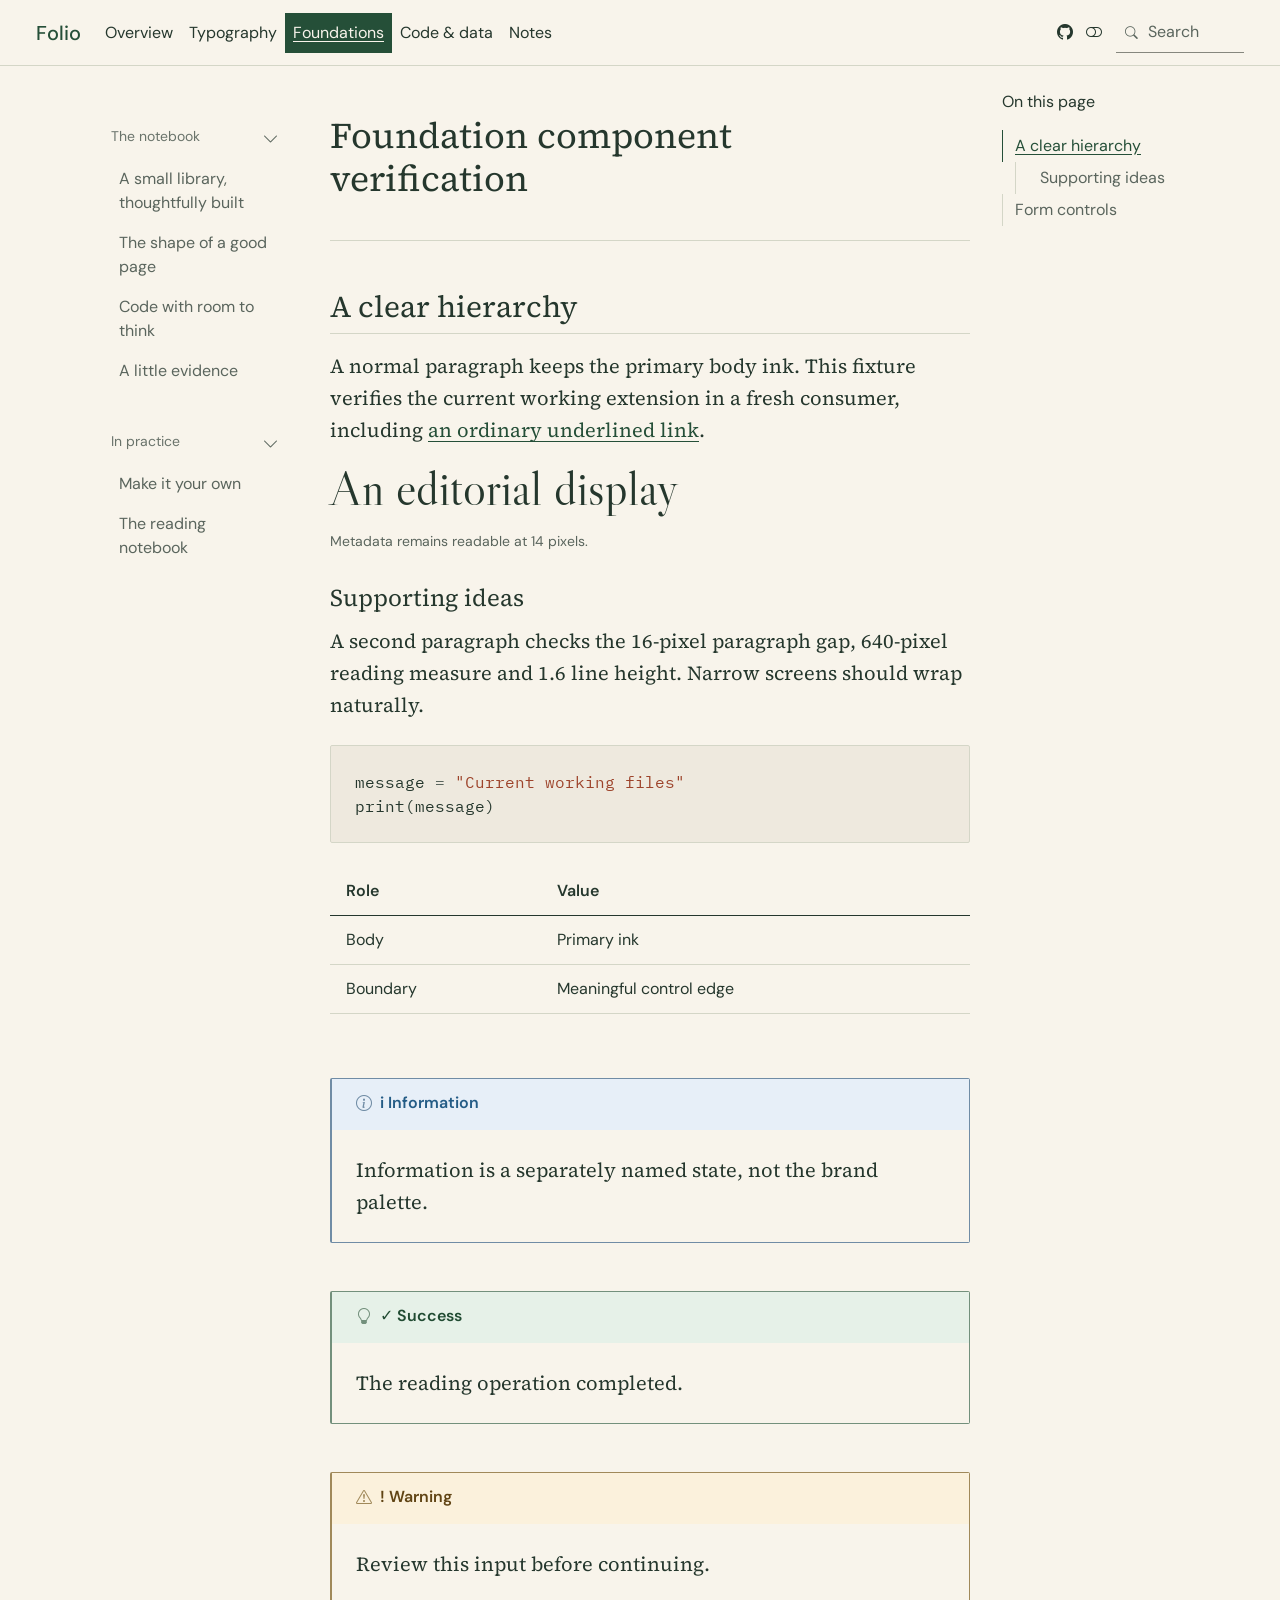
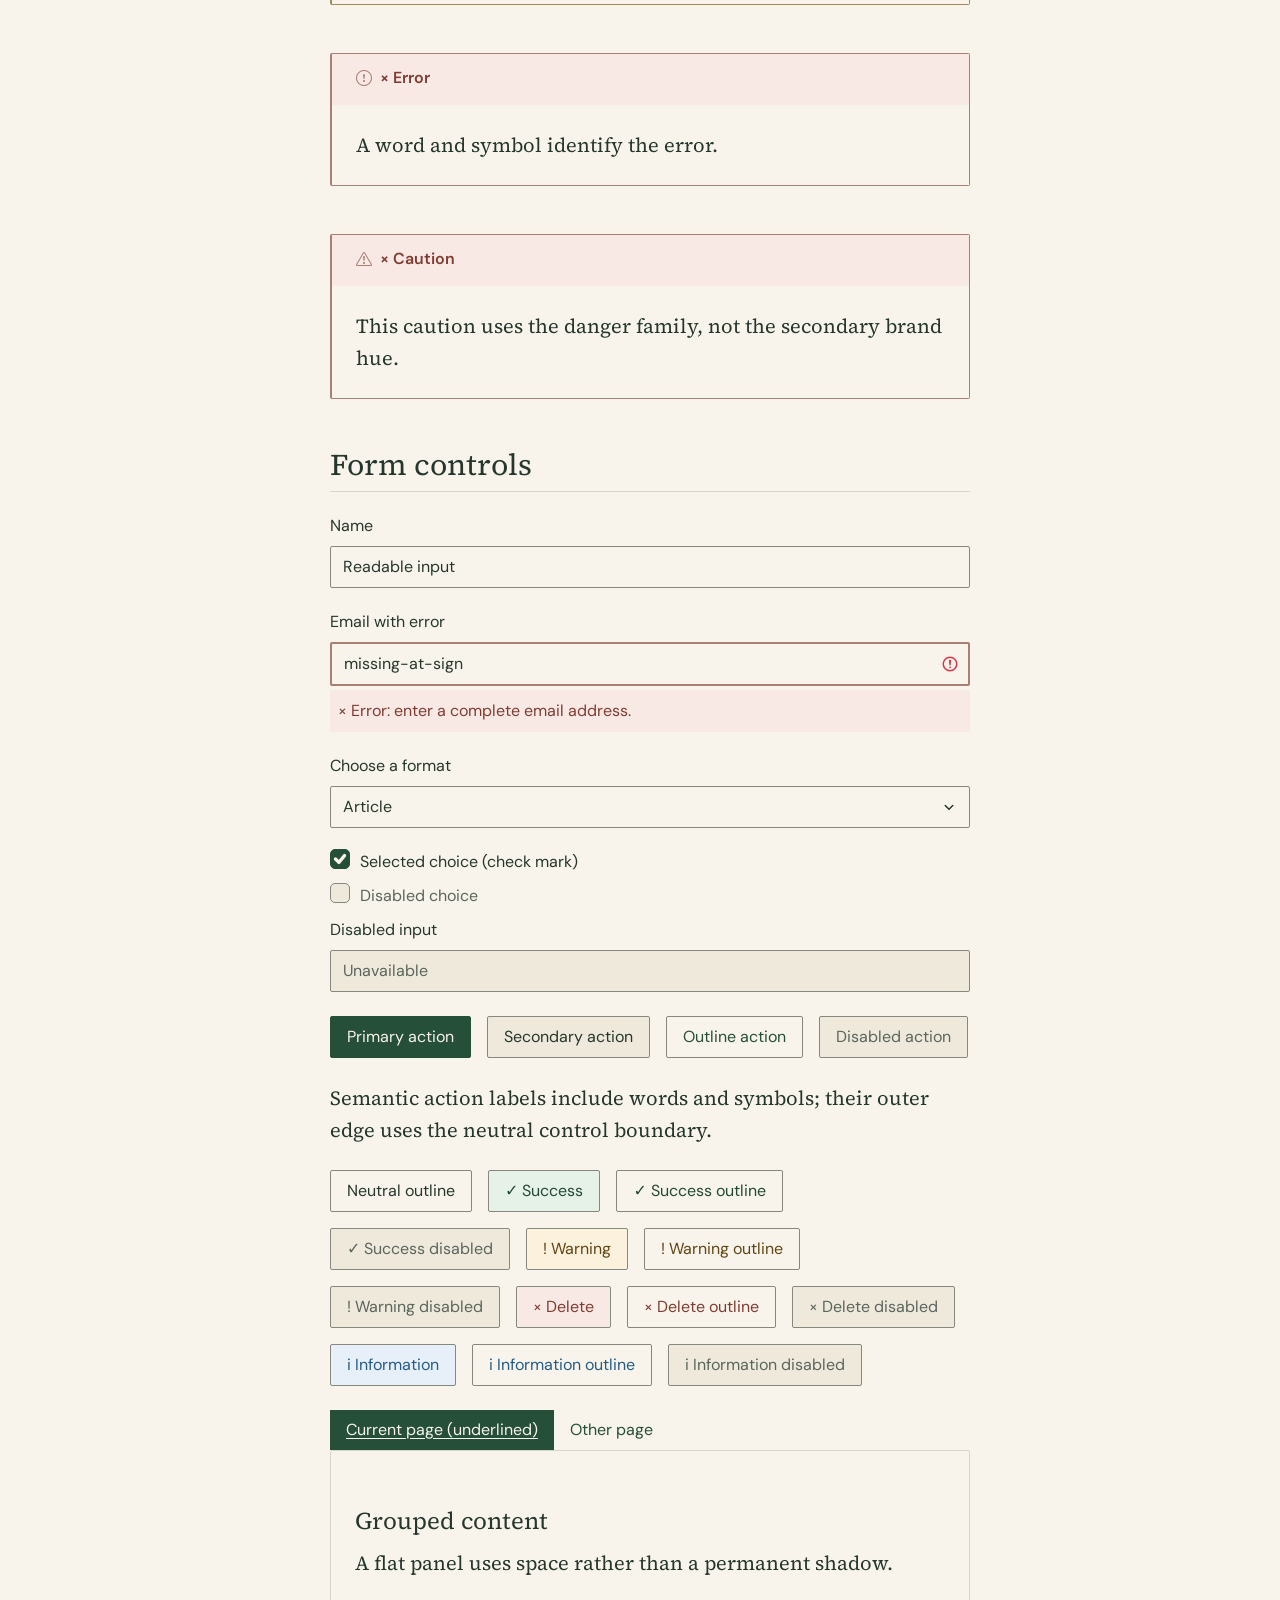
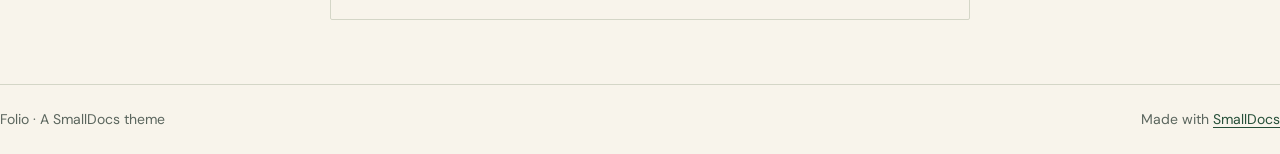
<file: pages/foundations.html>
<!doctype html><html lang="en"><head><meta charset="utf-8"><meta name="generator" content="smalldocs-0.3.1"><meta name="viewport" content="width=device-width, initial-scale=1.0, user-scalable=yes"><title>Foundation component verification – Folio</title><link rel="icon" href="../site_libs/themes/folio/logo.svg"><link rel="stylesheet" href="../site_libs/themes/folio/folio.css" data-mode="light" class="quarto-color-scheme" id="quarto-bootstrap-light" media="not all and (prefers-color-scheme: dark)"><link rel="stylesheet" href="../site_libs/themes/folio/folio-dark.css" data-mode="dark" class="quarto-color-scheme quarto-color-alternate" id="quarto-bootstrap-dark" media="(prefers-color-scheme: dark)"><link rel="stylesheet" href="../site_libs/bootstrap-icons/bootstrap-icons.min.css"><link rel="stylesheet" href="../site_libs/smalldocs.css"><meta name="smalldocs:offset" content="../"><script src="../site_libs/bootstrap/bootstrap.bundle.min.js"></script><script src="../site_libs/fuse/fuse.min.js"></script><script src="../site_libs/smalldocs.js" defer></script><script>(function(){var d=document.documentElement,s=null;try{s=localStorage.getItem('smalldocs-scheme')}catch(e){}var alt=s?s==='alternate':!!(window.matchMedia&&matchMedia('(prefers-color-scheme: dark)').matches);var ls=document.querySelectorAll('link.quarto-color-scheme');if(alt)d.dataset.scheme='alternate';if(s)ls.forEach(function(l){var on=l.classList.contains('quarto-color-alternate')===alt;if(on)l.setAttribute('blocking','render');l.media=on?'all':'not all'});var on=ls[alt?1:0];if(on&&on.dataset.mode==='dark')d.classList.add('quarto-dark')})();</script></head><body class="nav-sidebar floating nav-fixed"><header id="quarto-header" class="headroom sticky-top"><nav class="navbar navbar-expand-lg sd-navbar-default"><div class="navbar-container container-fluid"><div class="navbar-brand-container mx-auto"><a class="navbar-brand" href="../index.html"><span class="navbar-title">Folio</span></a></div><button class="navbar-toggler" type="button" data-bs-toggle="collapse" data-bs-target="#navbarCollapse" aria-controls="navbarCollapse" aria-expanded="false" aria-label="Toggle navigation"><span class="navbar-toggler-icon"></span></button><div class="collapse navbar-collapse" id="navbarCollapse"><ul class="navbar-nav navbar-nav-scroll me-auto"><li class="nav-item"><a class="nav-link" href="../index.html"><span class="menu-text">Overview</span></a></li><li class="nav-item"><a class="nav-link" href="typography.html"><span class="menu-text">Typography</span></a></li><li class="nav-item"><a class="nav-link active" href="foundations.html" aria-current="page"><span class="menu-text">Foundations</span></a></li><li class="nav-item"><a class="nav-link" href="code.html"><span class="menu-text">Code &amp; data</span></a></li><li class="nav-item"><a class="nav-link" href="../notes/index.html"><span class="menu-text">Notes</span></a></li></ul><ul class="navbar-nav navbar-nav-scroll ms-auto"><li class="nav-item compact"><a class="nav-link" href="https://github.com/rahuldave/smalldocs-folio" aria-label="github"><i class="bi bi-github" role="img"></i></a></li><li class="nav-item compact"><a class="quarto-color-scheme-toggle nav-link" href="" title="Toggle dark mode" onclick="window.smalldocsToggleScheme(); return false;"><i class="bi"></i></a></li></ul><div class="quarto-navbar-tools"><div class="smalldocs-search" id="quarto-search"><i class="bi bi-search" aria-hidden="true"></i><input type="search" class="form-control form-control-sm" placeholder="Search" aria-label="Search" autocomplete="off"><div class="smalldocs-search-results dropdown-menu"></div></div></div></div></div></nav><nav class="quarto-secondary-nav"><div class="container-fluid d-flex"><button type="button" class="quarto-btn-toggle btn" aria-controls="quarto-sidebar" aria-label="Toggle sidebar navigation"><i class="bi bi-layout-text-sidebar-reverse"></i></button></div></nav></header><div id="quarto-content" class="quarto-container page-columns page-rows-contents page-layout-article has-sidebar has-margin"><nav id="quarto-sidebar" class="sidebar collapse collapse-horizontal quarto-sidebar-collapse-item sidebar-navigation floating overflow-auto"><div class="sidebar-menu-container"><ul class="list-unstyled mt-1"><li class="sidebar-item sidebar-item-section"><div class="sidebar-item-container"><a class="sidebar-item-text sidebar-link text-start" data-bs-toggle="collapse" data-bs-target="#quarto-sidebar-section-1" role="navigation" aria-expanded="true"><span class="menu-text">The notebook</span></a><a class="sidebar-item-toggle text-start" data-bs-toggle="collapse" data-bs-target="#quarto-sidebar-section-1" role="navigation" aria-expanded="true" aria-label="Toggle section"><i class="bi bi-chevron-right ms-2"></i></a></div><ul id="quarto-sidebar-section-1" class="collapse list-unstyled sidebar-section depth1 show"><li class="sidebar-item"><div class="sidebar-item-container"><a href="../index.html" class="sidebar-item-text sidebar-link"><span class="menu-text">A small library, thoughtfully built</span></a></div></li><li class="sidebar-item"><div class="sidebar-item-container"><a href="typography.html" class="sidebar-item-text sidebar-link"><span class="menu-text">The shape of a good page</span></a></div></li><li class="sidebar-item"><div class="sidebar-item-container"><a href="code.html" class="sidebar-item-text sidebar-link"><span class="menu-text">Code with room to think</span></a></div></li><li class="sidebar-item"><div class="sidebar-item-container"><a href="figures.html" class="sidebar-item-text sidebar-link"><span class="menu-text">A little evidence</span></a></div></li></ul></li><li class="sidebar-item sidebar-item-section"><div class="sidebar-item-container"><a class="sidebar-item-text sidebar-link text-start" data-bs-toggle="collapse" data-bs-target="#quarto-sidebar-section-2" role="navigation" aria-expanded="true"><span class="menu-text">In practice</span></a><a class="sidebar-item-toggle text-start" data-bs-toggle="collapse" data-bs-target="#quarto-sidebar-section-2" role="navigation" aria-expanded="true" aria-label="Toggle section"><i class="bi bi-chevron-right ms-2"></i></a></div><ul id="quarto-sidebar-section-2" class="collapse list-unstyled sidebar-section depth1 show"><li class="sidebar-item"><div class="sidebar-item-container"><a href="install.html" class="sidebar-item-text sidebar-link"><span class="menu-text">Make it your own</span></a></div></li><li class="sidebar-item"><div class="sidebar-item-container"><a href="../notes/index.html" class="sidebar-item-text sidebar-link"><span class="menu-text">The reading notebook</span></a></div></li></ul></li></ul></div></nav><div id="quarto-sidebar-glass" class="quarto-sidebar-collapse-item"></div><div id="quarto-margin-sidebar" class="sidebar margin-sidebar"><nav id="TOC" role="doc-toc" class="toc-active"><h2 id="toc-title">On this page</h2><ul><li><a href="#a-clear-hierarchy" id="toc-a-clear-hierarchy" class="nav-link" data-scroll-target="#a-clear-hierarchy">A clear hierarchy</a><ul><li><a href="#supporting-ideas" id="toc-supporting-ideas" class="nav-link" data-scroll-target="#supporting-ideas">Supporting ideas</a></li></ul></li><li><a href="#form-controls" id="toc-form-controls" class="nav-link" data-scroll-target="#form-controls">Form controls</a></li></ul></nav></div><main class="content" id="quarto-document-content"><header id="title-block-header" class="quarto-title-block default"><div class="quarto-title"><h1 class="title">Foundation component verification</h1></div><div class="quarto-title-meta"></div></header><section id="a-clear-hierarchy" class="level2">
<h2 class="anchored" data-anchor-id="a-clear-hierarchy">A clear hierarchy</h2>
<p>A normal paragraph keeps the primary body ink. This fixture verifies the current working extension in a fresh consumer, including <a href="#form-controls">an ordinary underlined link</a>.</p>
<p class="editorial-display">An editorial display</p>
<p class="metadata">Metadata remains readable at 14 pixels.</p>
<section id="supporting-ideas" class="level3">
<h3 class="anchored" data-anchor-id="supporting-ideas">Supporting ideas</h3>
<p>A second paragraph checks the 16-pixel paragraph gap, 640-pixel reading measure and 1.6 line height. Narrow screens should wrap naturally.</p>
<div class="code-copy-outer-scaffold"><div class="sourceCode" id="cb1"><pre class="sourceCode python code-with-copy"><code class="sourceCode python">message <span class="op">=</span> <span class="st">&quot;</span><span class="st">Current working files</span><span class="st">&quot;</span>
<span class="bu">print</span>(message)</code></pre></div><button title="Copy to Clipboard" class="code-copy-button"><i class="bi"></i></button></div>
<div class="sd-table">
<table class="caption-top table">
<thead>
<tr>
<th>Role</th>
<th>Value</th>
</tr>
</thead>
<tbody>
<tr>
<td>Body</td>
<td>Primary ink</td>
</tr>
<tr>
<td>Boundary</td>
<td>Meaningful control edge</td>
</tr>
</tbody>
</table>
</div>
<div class="callout callout-style-default callout-note callout-titled"><div class="callout-header d-flex align-content-center"><div class="callout-icon-container"><i class="callout-icon"></i></div><div class="callout-title-container flex-fill">i Information</div></div><div class="callout-body-container callout-body">
<p>Information is a separately named state, not the brand palette.</p>
</div></div>
<div class="callout callout-style-default callout-tip callout-titled"><div class="callout-header d-flex align-content-center"><div class="callout-icon-container"><i class="callout-icon"></i></div><div class="callout-title-container flex-fill">✓ Success</div></div><div class="callout-body-container callout-body">
<p>The reading operation completed.</p>
</div></div>
<div class="callout callout-style-default callout-warning callout-titled"><div class="callout-header d-flex align-content-center"><div class="callout-icon-container"><i class="callout-icon"></i></div><div class="callout-title-container flex-fill">! Warning</div></div><div class="callout-body-container callout-body">
<p>Review this input before continuing.</p>
</div></div>
<div class="callout callout-style-default callout-important callout-titled"><div class="callout-header d-flex align-content-center"><div class="callout-icon-container"><i class="callout-icon"></i></div><div class="callout-title-container flex-fill">× Error</div></div><div class="callout-body-container callout-body">
<p>A word and symbol identify the error.</p>
</div></div>
<div class="callout callout-style-default callout-caution callout-titled"><div class="callout-header d-flex align-content-center"><div class="callout-icon-container"><i class="callout-icon"></i></div><div class="callout-title-container flex-fill">× Caution</div></div><div class="callout-body-container callout-body">
<p>This caution uses the danger family, not the secondary brand hue.</p>
</div></div>
</section>
</section>
<section id="form-controls" class="level2">
<h2 class="anchored" data-anchor-id="form-controls">Form controls</h2>
<form id="foundation-form" onsubmit="return false">
<div class="mb-3"><label class="form-label" for="reading-name">Name</label><input id="reading-name" class="form-control" value="Readable input"></div>
<div class="mb-3"><label class="form-label" for="reading-error">Email with error</label><input id="reading-error" class="form-control is-invalid" aria-invalid="true" aria-describedby="reading-error-message" value="missing-at-sign"><div id="reading-error-message" class="invalid-feedback">× Error: enter a complete email address.</div></div>
<div class="mb-3"><label class="form-label" for="reading-select">Choose a format</label><select id="reading-select" class="form-select"><option>Article</option><option>Notebook</option></select></div>
<div class="form-check"><input id="reading-checked" type="checkbox" class="form-check-input" checked><label for="reading-checked" class="form-check-label">Selected choice (check mark)</label></div>
<div class="form-check"><input id="reading-disabled-check" type="checkbox" class="form-check-input" disabled><label for="reading-disabled-check" class="form-check-label">Disabled choice</label></div>
<div class="mb-3"><label for="reading-disabled" class="form-label">Disabled input</label><input id="reading-disabled" class="form-control" disabled value="Unavailable"></div>
<div style="display:flex;gap:16px;flex-wrap:wrap;margin:24px 0">
<button id="reading-primary" class="btn btn-primary" type="button">Primary action</button>
<button id="reading-secondary" class="btn btn-secondary" type="button">Secondary action</button>
<button class="btn btn-outline-primary" type="button">Outline action</button>
<button id="reading-disabled-button" class="btn btn-primary" type="button" disabled>Disabled action</button>
</div>
<p>Semantic action labels include words and symbols; their outer edge uses the neutral control boundary.</p>
<div style="display:flex;gap:16px;flex-wrap:wrap;margin:24px 0">
<button id="reading-outline-secondary" class="btn btn-outline-secondary" type="button">Neutral outline</button>
<button id="reading-success" class="btn btn-success" type="button">✓ Success</button>
<button id="reading-outline-success" class="btn btn-outline-success" type="button">✓ Success outline</button>
<button id="reading-disabled-success" class="btn btn-success" type="button" disabled>✓ Success disabled</button>
<button id="reading-warning" class="btn btn-warning" type="button">! Warning</button>
<button id="reading-outline-warning" class="btn btn-outline-warning" type="button">! Warning outline</button>
<button id="reading-disabled-warning" class="btn btn-warning" type="button" disabled>! Warning disabled</button>
<button id="reading-danger" class="btn btn-danger" type="button">× Delete</button>
<button id="reading-outline-danger" class="btn btn-outline-danger" type="button">× Delete outline</button>
<button id="reading-disabled-danger" class="btn btn-danger" type="button" disabled>× Delete disabled</button>
<button id="reading-info" class="btn btn-info" type="button">i Information</button>
<button id="reading-outline-info" class="btn btn-outline-info" type="button">i Information outline</button>
<button id="reading-disabled-info" class="btn btn-info" type="button" disabled>i Information disabled</button>
</div>
</form>
<nav class="nav" aria-label="Fixture pages"><a class="nav-link" href="#form-controls" aria-current="page">Current page (underlined)</a><a class="nav-link" href="#a-clear-hierarchy">Other page</a></nav>
<div class="card"><div class="card-body"><h3>Grouped content</h3><p>A flat panel uses space rather than a permanent shadow.</p></div></div>
</section>
</main></div><footer class="footer"><div class="nav-footer"><div class="nav-footer-left">Folio · A SmallDocs theme</div><div class="nav-footer-center"></div><div class="nav-footer-right">Made with <a href="https://github.com/rahuldave/smalldocs">SmallDocs</a></div></div></footer><!-- Demo-only: allow direct links to the light and dark specimens. -->
<script>
document.addEventListener('DOMContentLoaded', () => {
  const desired = new URLSearchParams(location.search).get('mode');
  if (['light', 'dark'].includes(desired)) {
    if ((document.documentElement.dataset.scheme === 'alternate') !== (desired === 'dark')) window.smalldocsToggleScheme();
  }
});
</script>
</body></html>
</file>
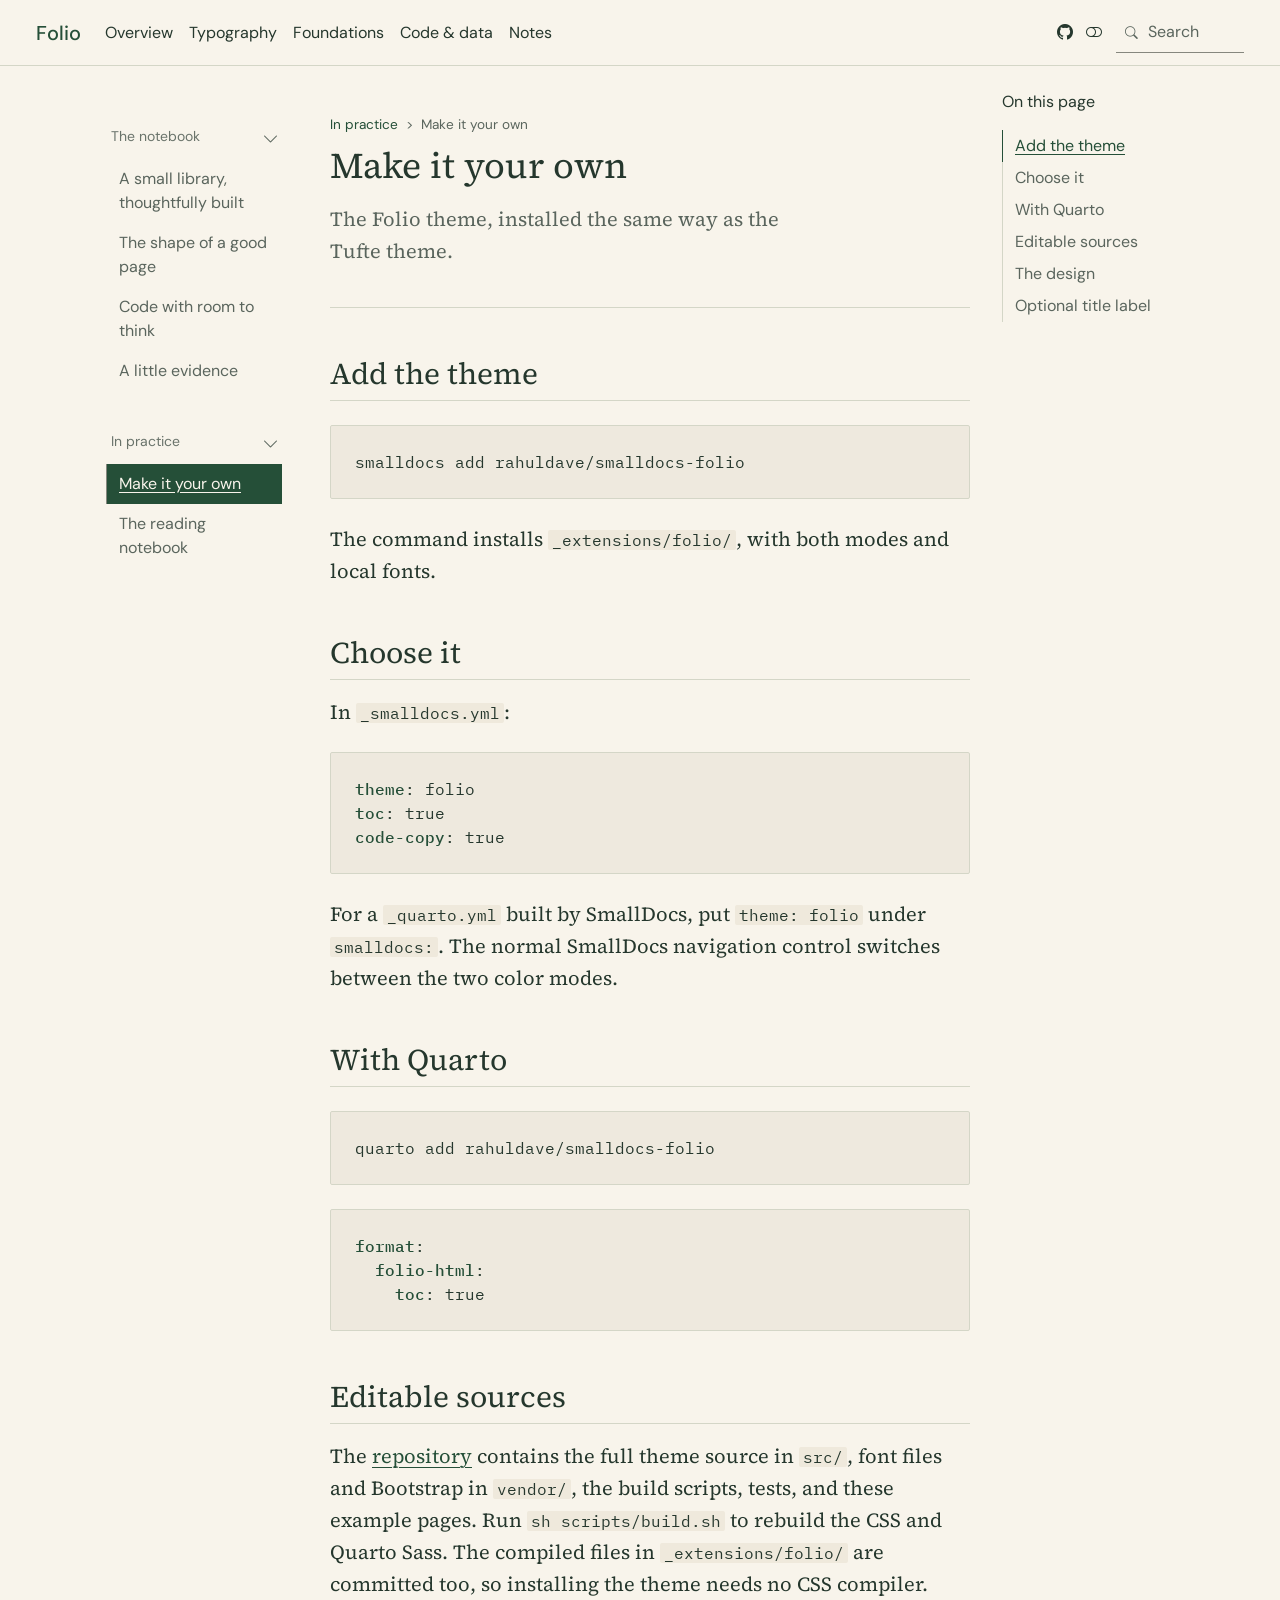
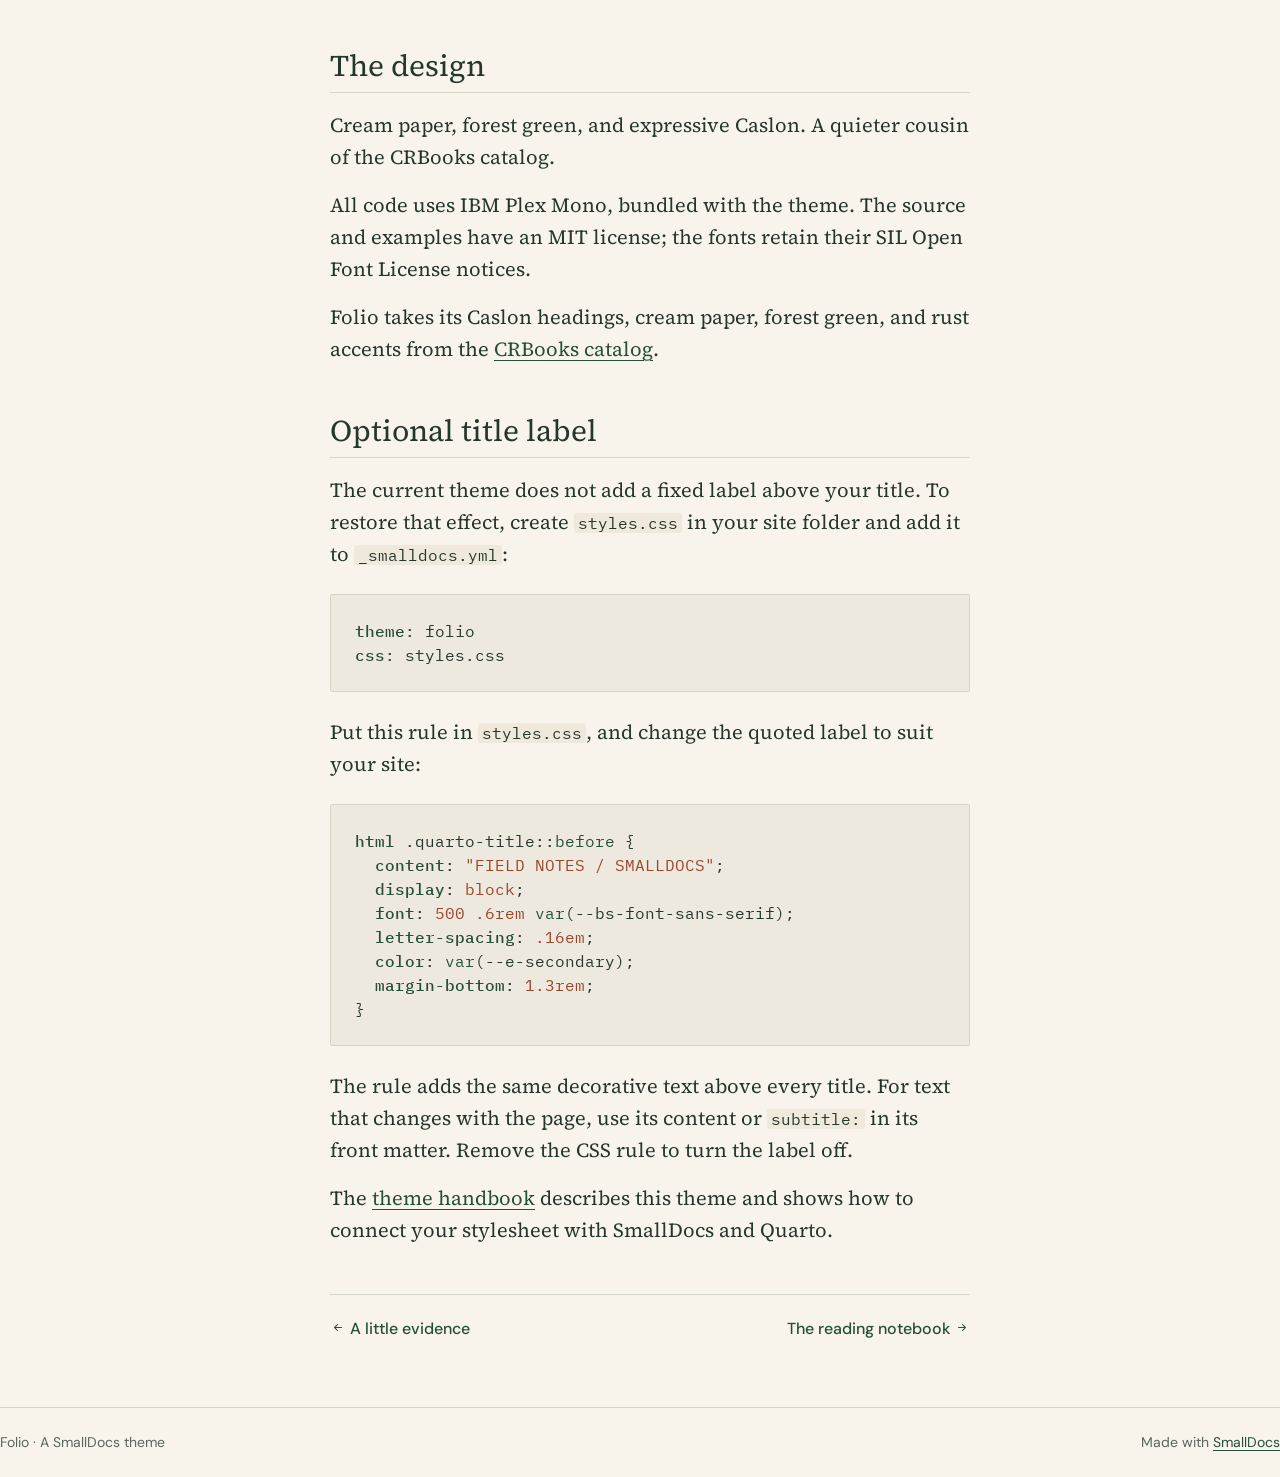
<file: pages/install.html>
<!doctype html><html lang="en"><head><meta charset="utf-8"><meta name="generator" content="smalldocs-0.3.1"><meta name="viewport" content="width=device-width, initial-scale=1.0, user-scalable=yes"><title>Make it your own – Folio</title><link rel="icon" href="../site_libs/themes/folio/logo.svg"><link rel="stylesheet" href="../site_libs/themes/folio/folio.css" data-mode="light" class="quarto-color-scheme" id="quarto-bootstrap-light" media="not all and (prefers-color-scheme: dark)"><link rel="stylesheet" href="../site_libs/themes/folio/folio-dark.css" data-mode="dark" class="quarto-color-scheme quarto-color-alternate" id="quarto-bootstrap-dark" media="(prefers-color-scheme: dark)"><link rel="stylesheet" href="../site_libs/bootstrap-icons/bootstrap-icons.min.css"><link rel="stylesheet" href="../site_libs/smalldocs.css"><meta name="smalldocs:offset" content="../"><script src="../site_libs/bootstrap/bootstrap.bundle.min.js"></script><script src="../site_libs/fuse/fuse.min.js"></script><script src="../site_libs/smalldocs.js" defer></script><script>(function(){var d=document.documentElement,s=null;try{s=localStorage.getItem('smalldocs-scheme')}catch(e){}var alt=s?s==='alternate':!!(window.matchMedia&&matchMedia('(prefers-color-scheme: dark)').matches);var ls=document.querySelectorAll('link.quarto-color-scheme');if(alt)d.dataset.scheme='alternate';if(s)ls.forEach(function(l){var on=l.classList.contains('quarto-color-alternate')===alt;if(on)l.setAttribute('blocking','render');l.media=on?'all':'not all'});var on=ls[alt?1:0];if(on&&on.dataset.mode==='dark')d.classList.add('quarto-dark')})();</script></head><body class="nav-sidebar floating nav-fixed"><header id="quarto-header" class="headroom sticky-top"><nav class="navbar navbar-expand-lg sd-navbar-default"><div class="navbar-container container-fluid"><div class="navbar-brand-container mx-auto"><a class="navbar-brand" href="../index.html"><span class="navbar-title">Folio</span></a></div><button class="navbar-toggler" type="button" data-bs-toggle="collapse" data-bs-target="#navbarCollapse" aria-controls="navbarCollapse" aria-expanded="false" aria-label="Toggle navigation"><span class="navbar-toggler-icon"></span></button><div class="collapse navbar-collapse" id="navbarCollapse"><ul class="navbar-nav navbar-nav-scroll me-auto"><li class="nav-item"><a class="nav-link" href="../index.html"><span class="menu-text">Overview</span></a></li><li class="nav-item"><a class="nav-link" href="typography.html"><span class="menu-text">Typography</span></a></li><li class="nav-item"><a class="nav-link" href="foundations.html"><span class="menu-text">Foundations</span></a></li><li class="nav-item"><a class="nav-link" href="code.html"><span class="menu-text">Code &amp; data</span></a></li><li class="nav-item"><a class="nav-link" href="../notes/index.html"><span class="menu-text">Notes</span></a></li></ul><ul class="navbar-nav navbar-nav-scroll ms-auto"><li class="nav-item compact"><a class="nav-link" href="https://github.com/rahuldave/smalldocs-folio" aria-label="github"><i class="bi bi-github" role="img"></i></a></li><li class="nav-item compact"><a class="quarto-color-scheme-toggle nav-link" href="" title="Toggle dark mode" onclick="window.smalldocsToggleScheme(); return false;"><i class="bi"></i></a></li></ul><div class="quarto-navbar-tools"><div class="smalldocs-search" id="quarto-search"><i class="bi bi-search" aria-hidden="true"></i><input type="search" class="form-control form-control-sm" placeholder="Search" aria-label="Search" autocomplete="off"><div class="smalldocs-search-results dropdown-menu"></div></div></div></div></div></nav><nav class="quarto-secondary-nav"><div class="container-fluid d-flex"><button type="button" class="quarto-btn-toggle btn" aria-controls="quarto-sidebar" aria-label="Toggle sidebar navigation"><i class="bi bi-layout-text-sidebar-reverse"></i></button><nav class="quarto-page-breadcrumbs" aria-label="breadcrumb"><ol class="breadcrumb"><li class="breadcrumb-item"><a href="install.html">In practice</a></li><li class="breadcrumb-item"><a href="install.html">Make it your own</a></li></ol></nav></div></nav></header><div id="quarto-content" class="quarto-container page-columns page-rows-contents page-layout-article has-sidebar has-margin"><nav id="quarto-sidebar" class="sidebar collapse collapse-horizontal quarto-sidebar-collapse-item sidebar-navigation floating overflow-auto"><div class="sidebar-menu-container"><ul class="list-unstyled mt-1"><li class="sidebar-item sidebar-item-section"><div class="sidebar-item-container"><a class="sidebar-item-text sidebar-link text-start" data-bs-toggle="collapse" data-bs-target="#quarto-sidebar-section-1" role="navigation" aria-expanded="true"><span class="menu-text">The notebook</span></a><a class="sidebar-item-toggle text-start" data-bs-toggle="collapse" data-bs-target="#quarto-sidebar-section-1" role="navigation" aria-expanded="true" aria-label="Toggle section"><i class="bi bi-chevron-right ms-2"></i></a></div><ul id="quarto-sidebar-section-1" class="collapse list-unstyled sidebar-section depth1 show"><li class="sidebar-item"><div class="sidebar-item-container"><a href="../index.html" class="sidebar-item-text sidebar-link"><span class="menu-text">A small library, thoughtfully built</span></a></div></li><li class="sidebar-item"><div class="sidebar-item-container"><a href="typography.html" class="sidebar-item-text sidebar-link"><span class="menu-text">The shape of a good page</span></a></div></li><li class="sidebar-item"><div class="sidebar-item-container"><a href="code.html" class="sidebar-item-text sidebar-link"><span class="menu-text">Code with room to think</span></a></div></li><li class="sidebar-item"><div class="sidebar-item-container"><a href="figures.html" class="sidebar-item-text sidebar-link"><span class="menu-text">A little evidence</span></a></div></li></ul></li><li class="sidebar-item sidebar-item-section"><div class="sidebar-item-container"><a class="sidebar-item-text sidebar-link text-start" data-bs-toggle="collapse" data-bs-target="#quarto-sidebar-section-2" role="navigation" aria-expanded="true"><span class="menu-text">In practice</span></a><a class="sidebar-item-toggle text-start" data-bs-toggle="collapse" data-bs-target="#quarto-sidebar-section-2" role="navigation" aria-expanded="true" aria-label="Toggle section"><i class="bi bi-chevron-right ms-2"></i></a></div><ul id="quarto-sidebar-section-2" class="collapse list-unstyled sidebar-section depth1 show"><li class="sidebar-item"><div class="sidebar-item-container"><a href="install.html" class="sidebar-item-text sidebar-link active" aria-current="page"><span class="menu-text">Make it your own</span></a></div></li><li class="sidebar-item"><div class="sidebar-item-container"><a href="../notes/index.html" class="sidebar-item-text sidebar-link"><span class="menu-text">The reading notebook</span></a></div></li></ul></li></ul></div></nav><div id="quarto-sidebar-glass" class="quarto-sidebar-collapse-item"></div><div id="quarto-margin-sidebar" class="sidebar margin-sidebar"><nav id="TOC" role="doc-toc" class="toc-active"><h2 id="toc-title">On this page</h2><ul><li><a href="#add-the-theme" id="toc-add-the-theme" class="nav-link" data-scroll-target="#add-the-theme">Add the theme</a></li><li><a href="#choose-it" id="toc-choose-it" class="nav-link" data-scroll-target="#choose-it">Choose it</a></li><li><a href="#with-quarto" id="toc-with-quarto" class="nav-link" data-scroll-target="#with-quarto">With Quarto</a></li><li><a href="#editable-sources" id="toc-editable-sources" class="nav-link" data-scroll-target="#editable-sources">Editable sources</a></li><li><a href="#the-design" id="toc-the-design" class="nav-link" data-scroll-target="#the-design">The design</a></li><li><a href="#optional-title-label" id="toc-optional-title-label" class="nav-link" data-scroll-target="#optional-title-label">Optional title label</a></li></ul></nav></div><main class="content" id="quarto-document-content"><header id="title-block-header" class="quarto-title-block default"><nav class="quarto-page-breadcrumbs quarto-title-breadcrumbs d-none d-lg-block" aria-label="breadcrumb"><ol class="breadcrumb"><li class="breadcrumb-item"><a href="install.html">In practice</a></li><li class="breadcrumb-item"><a href="install.html">Make it your own</a></li></ol></nav><div class="quarto-title"><h1 class="title">Make it your own</h1><p class="subtitle lead">The Folio theme, installed the same way as the Tufte theme.</p></div><div class="quarto-title-meta"></div></header><section id="add-the-theme" class="level2">
<h2 class="anchored" data-anchor-id="add-the-theme">Add the theme</h2>
<div class="code-copy-outer-scaffold"><div class="sourceCode" id="cb1"><pre class="sourceCode sh code-with-copy"><code class="sourceCode sh">smalldocs add rahuldave/smalldocs-folio</code></pre></div><button title="Copy to Clipboard" class="code-copy-button"><i class="bi"></i></button></div>
<p>The command installs <code>_extensions/folio/</code>, with both modes and local fonts.</p>
</section>
<section id="choose-it" class="level2">
<h2 class="anchored" data-anchor-id="choose-it">Choose it</h2>
<p>In <code>_smalldocs.yml</code>:</p>
<div class="code-copy-outer-scaffold"><div class="sourceCode" id="cb2"><pre class="sourceCode yaml code-with-copy"><code class="sourceCode yaml"><span class="kw">theme</span>: folio
<span class="kw">toc</span>: true
<span class="kw">code-copy</span>: true</code></pre></div><button title="Copy to Clipboard" class="code-copy-button"><i class="bi"></i></button></div>
<p>For a <code>_quarto.yml</code> built by SmallDocs, put <code>theme: folio</code> under <code>smalldocs:</code>.
The normal SmallDocs navigation control switches between the two color modes.</p>
</section>
<section id="with-quarto" class="level2">
<h2 class="anchored" data-anchor-id="with-quarto">With Quarto</h2>
<div class="code-copy-outer-scaffold"><div class="sourceCode" id="cb3"><pre class="sourceCode sh code-with-copy"><code class="sourceCode sh">quarto add rahuldave/smalldocs-folio</code></pre></div><button title="Copy to Clipboard" class="code-copy-button"><i class="bi"></i></button></div>
<div class="code-copy-outer-scaffold"><div class="sourceCode" id="cb4"><pre class="sourceCode yaml code-with-copy"><code class="sourceCode yaml"><span class="kw">format</span>:
  <span class="kw">folio-html</span>:
    <span class="kw">toc</span>: true</code></pre></div><button title="Copy to Clipboard" class="code-copy-button"><i class="bi"></i></button></div>
</section>
<section id="editable-sources" class="level2">
<h2 class="anchored" data-anchor-id="editable-sources">Editable sources</h2>
<p>The <a href="https://github.com/rahuldave/smalldocs-folio">repository</a> contains the full
theme source in <code>src/</code>, font files and Bootstrap in <code>vendor/</code>, the build scripts,
tests, and these example pages. Run <code>sh scripts/build.sh</code> to rebuild the CSS and
Quarto Sass. The compiled files in <code>_extensions/folio/</code> are committed too, so
installing the theme needs no CSS compiler.</p>
</section>
<section id="the-design" class="level2">
<h2 class="anchored" data-anchor-id="the-design">The design</h2>
<p>Cream paper, forest green, and expressive Caslon. A quieter cousin of the CRBooks catalog.</p>
<p>All code uses IBM Plex Mono, bundled with the theme. The source and examples
have an MIT license; the fonts retain their SIL Open Font License notices.</p>
<p>Folio takes its Caslon headings, cream paper, forest green, and rust accents
from the <a href="https://rahuldave.com/crbooks/">CRBooks catalog</a>.</p>
</section>
<section id="optional-title-label" class="level2">
<h2 class="anchored" data-anchor-id="optional-title-label">Optional title label</h2>
<p>The current theme does not add a fixed label above your title. To restore that
effect, create <code>styles.css</code> in your site folder and add it to <code>_smalldocs.yml</code>:</p>
<div class="code-copy-outer-scaffold"><div class="sourceCode" id="cb5"><pre class="sourceCode yaml code-with-copy"><code class="sourceCode yaml"><span class="kw">theme</span>: folio
<span class="kw">css</span>: styles.css</code></pre></div><button title="Copy to Clipboard" class="code-copy-button"><i class="bi"></i></button></div>
<p>Put this rule in <code>styles.css</code>, and change the quoted label to suit your site:</p>
<div class="code-copy-outer-scaffold"><div class="sourceCode" id="cb6"><pre class="sourceCode css code-with-copy"><code class="sourceCode css"><span class="kw">html</span> .quarto-title::<span class="at">before</span> {
  <span class="kw">content</span>: <span class="st">&quot;FIELD NOTES / SMALLDOCS&quot;</span>;
  <span class="kw">display</span>: <span class="cn">block</span>;
  <span class="kw">font</span>: <span class="dv">500</span> <span class="fl">.6</span><span class="dt">rem</span> <span class="fu">var</span>(<span class="va">--bs-font-sans-serif</span>);
  <span class="kw">letter-spacing</span>: <span class="fl">.16</span><span class="dt">em</span>;
  <span class="kw">color</span>: <span class="fu">var</span>(<span class="va">--e-secondary</span>);
  <span class="kw">margin-bottom</span>: <span class="fl">1.3</span><span class="dt">rem</span>;
}</code></pre></div><button title="Copy to Clipboard" class="code-copy-button"><i class="bi"></i></button></div>
<p>The rule adds the same decorative text above every title. For text that changes
with the page, use its content or <code>subtitle:</code> in its front matter. Remove the CSS
rule to turn the label off.</p>
<p>The <a href="https://rahuldave.com/elegant-themes/theme-guide.html#folio">theme handbook</a> describes
this theme and shows how to connect your stylesheet with SmallDocs and Quarto.</p>
</section>
<nav class="page-navigation"><div class="nav-page nav-page-previous"><a href="figures.html" class="pagination-link"><i class="bi bi-arrow-left-short"></i> <span class="nav-page-text">A little evidence</span></a></div><div class="nav-page nav-page-next"><a href="../notes/index.html" class="pagination-link"><span class="nav-page-text">The reading notebook</span> <i class="bi bi-arrow-right-short"></i></a></div></nav></main></div><footer class="footer"><div class="nav-footer"><div class="nav-footer-left">Folio · A SmallDocs theme</div><div class="nav-footer-center"></div><div class="nav-footer-right">Made with <a href="https://github.com/rahuldave/smalldocs">SmallDocs</a></div></div></footer><!-- Demo-only: allow direct links to the light and dark specimens. -->
<script>
document.addEventListener('DOMContentLoaded', () => {
  const desired = new URLSearchParams(location.search).get('mode');
  if (['light', 'dark'].includes(desired)) {
    if ((document.documentElement.dataset.scheme === 'alternate') !== (desired === 'dark')) window.smalldocsToggleScheme();
  }
});
</script>
</body></html>
</file>
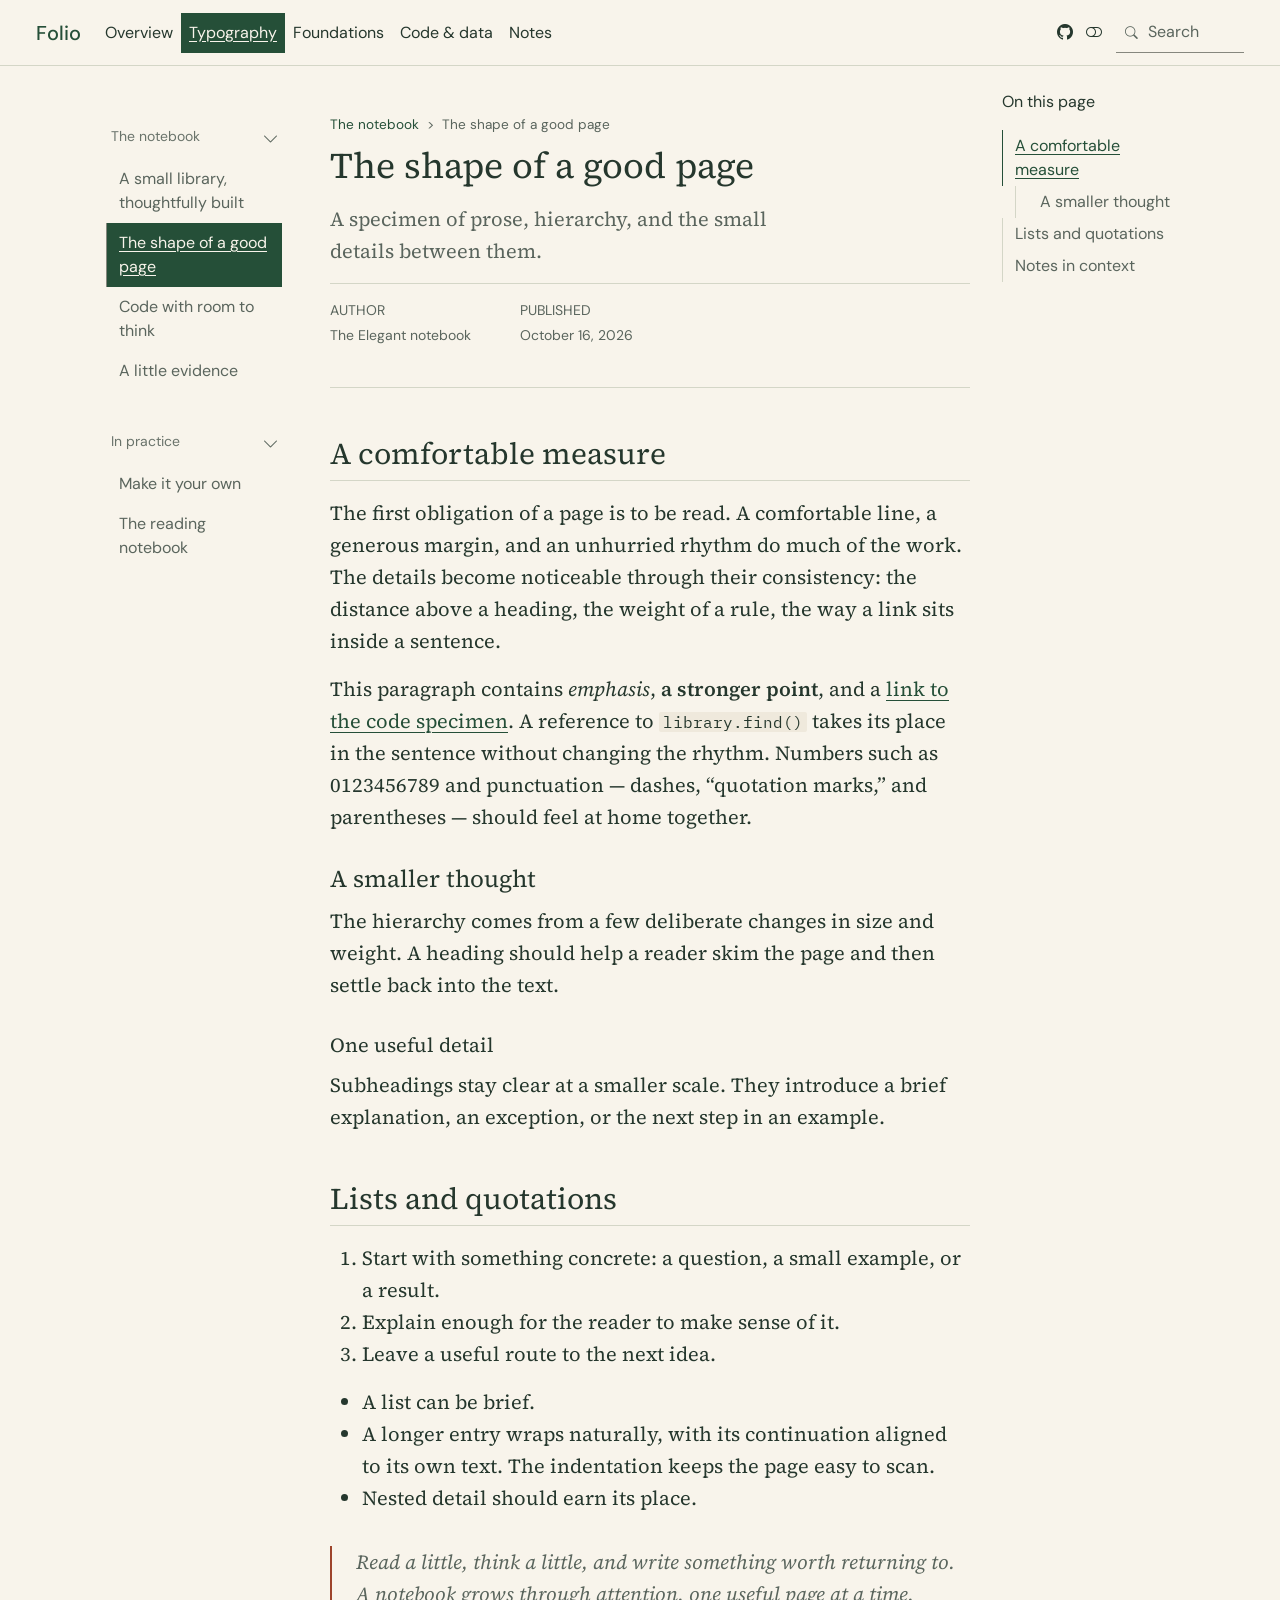
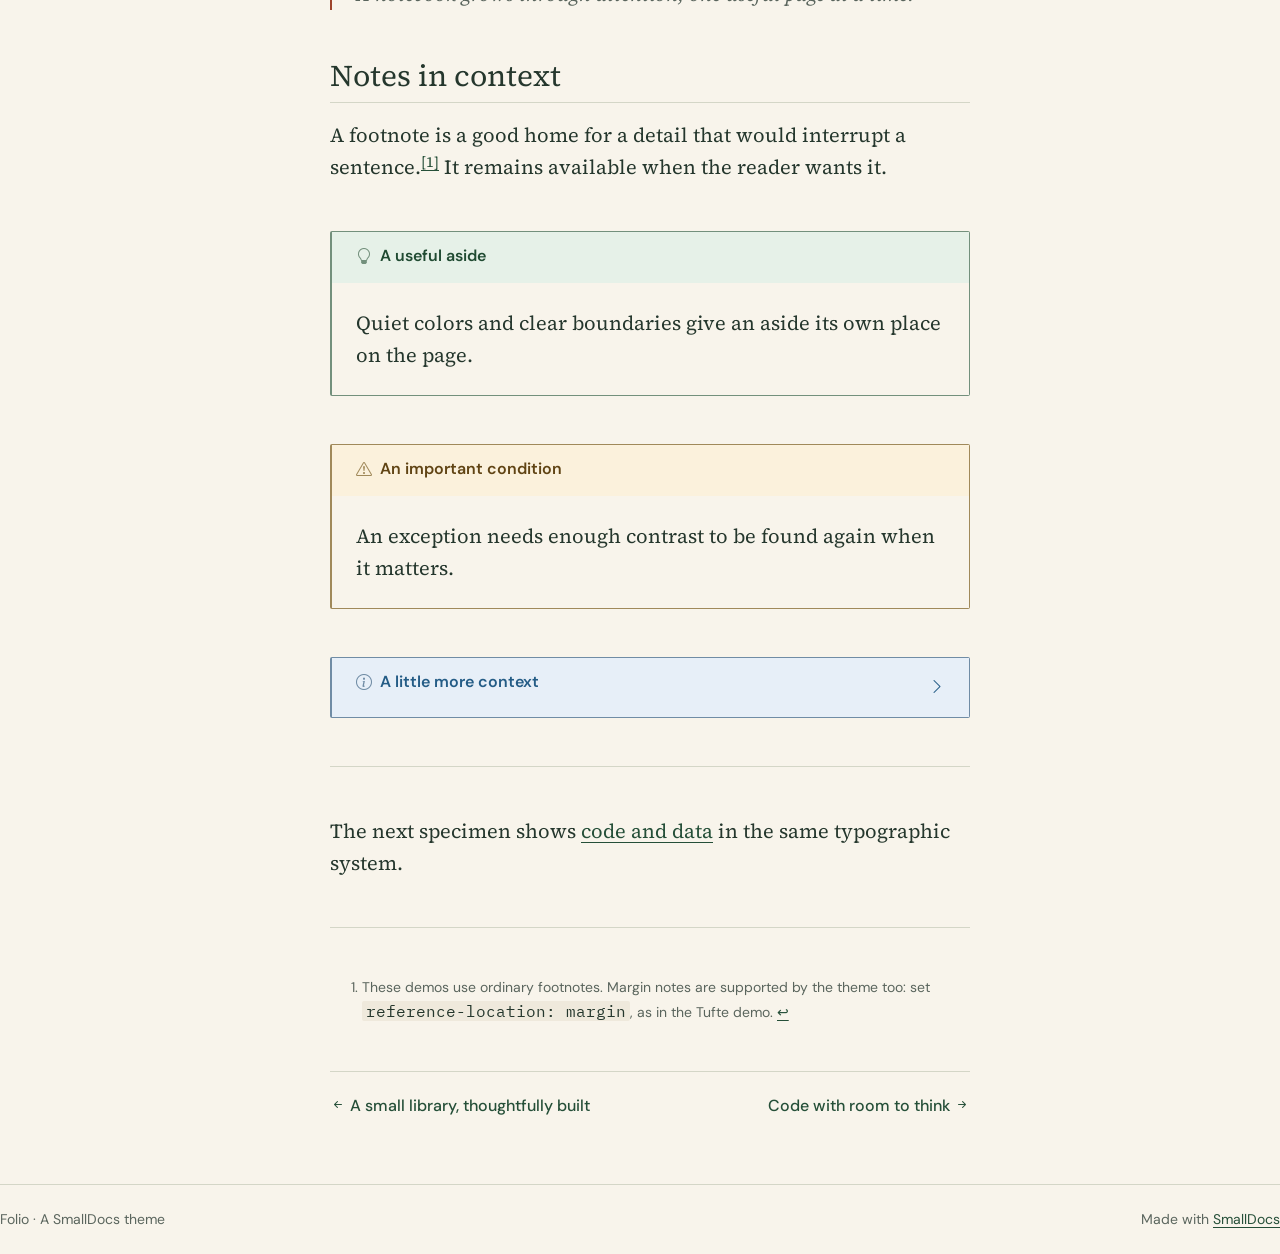
<file: pages/typography.html>
<!doctype html><html lang="en"><head><meta charset="utf-8"><meta name="generator" content="smalldocs-0.3.1"><meta name="viewport" content="width=device-width, initial-scale=1.0, user-scalable=yes"><meta name="author" content="The Elegant notebook"><title>The shape of a good page – Folio</title><link rel="icon" href="../site_libs/themes/folio/logo.svg"><link rel="stylesheet" href="../site_libs/themes/folio/folio.css" data-mode="light" class="quarto-color-scheme" id="quarto-bootstrap-light" media="not all and (prefers-color-scheme: dark)"><link rel="stylesheet" href="../site_libs/themes/folio/folio-dark.css" data-mode="dark" class="quarto-color-scheme quarto-color-alternate" id="quarto-bootstrap-dark" media="(prefers-color-scheme: dark)"><link rel="stylesheet" href="../site_libs/bootstrap-icons/bootstrap-icons.min.css"><link rel="stylesheet" href="../site_libs/smalldocs.css"><meta name="smalldocs:offset" content="../"><script src="../site_libs/bootstrap/bootstrap.bundle.min.js"></script><script src="../site_libs/fuse/fuse.min.js"></script><script src="../site_libs/smalldocs.js" defer></script><script>(function(){var d=document.documentElement,s=null;try{s=localStorage.getItem('smalldocs-scheme')}catch(e){}var alt=s?s==='alternate':!!(window.matchMedia&&matchMedia('(prefers-color-scheme: dark)').matches);var ls=document.querySelectorAll('link.quarto-color-scheme');if(alt)d.dataset.scheme='alternate';if(s)ls.forEach(function(l){var on=l.classList.contains('quarto-color-alternate')===alt;if(on)l.setAttribute('blocking','render');l.media=on?'all':'not all'});var on=ls[alt?1:0];if(on&&on.dataset.mode==='dark')d.classList.add('quarto-dark')})();</script></head><body class="nav-sidebar floating nav-fixed"><header id="quarto-header" class="headroom sticky-top"><nav class="navbar navbar-expand-lg sd-navbar-default"><div class="navbar-container container-fluid"><div class="navbar-brand-container mx-auto"><a class="navbar-brand" href="../index.html"><span class="navbar-title">Folio</span></a></div><button class="navbar-toggler" type="button" data-bs-toggle="collapse" data-bs-target="#navbarCollapse" aria-controls="navbarCollapse" aria-expanded="false" aria-label="Toggle navigation"><span class="navbar-toggler-icon"></span></button><div class="collapse navbar-collapse" id="navbarCollapse"><ul class="navbar-nav navbar-nav-scroll me-auto"><li class="nav-item"><a class="nav-link" href="../index.html"><span class="menu-text">Overview</span></a></li><li class="nav-item"><a class="nav-link active" href="typography.html" aria-current="page"><span class="menu-text">Typography</span></a></li><li class="nav-item"><a class="nav-link" href="foundations.html"><span class="menu-text">Foundations</span></a></li><li class="nav-item"><a class="nav-link" href="code.html"><span class="menu-text">Code &amp; data</span></a></li><li class="nav-item"><a class="nav-link" href="../notes/index.html"><span class="menu-text">Notes</span></a></li></ul><ul class="navbar-nav navbar-nav-scroll ms-auto"><li class="nav-item compact"><a class="nav-link" href="https://github.com/rahuldave/smalldocs-folio" aria-label="github"><i class="bi bi-github" role="img"></i></a></li><li class="nav-item compact"><a class="quarto-color-scheme-toggle nav-link" href="" title="Toggle dark mode" onclick="window.smalldocsToggleScheme(); return false;"><i class="bi"></i></a></li></ul><div class="quarto-navbar-tools"><div class="smalldocs-search" id="quarto-search"><i class="bi bi-search" aria-hidden="true"></i><input type="search" class="form-control form-control-sm" placeholder="Search" aria-label="Search" autocomplete="off"><div class="smalldocs-search-results dropdown-menu"></div></div></div></div></div></nav><nav class="quarto-secondary-nav"><div class="container-fluid d-flex"><button type="button" class="quarto-btn-toggle btn" aria-controls="quarto-sidebar" aria-label="Toggle sidebar navigation"><i class="bi bi-layout-text-sidebar-reverse"></i></button><nav class="quarto-page-breadcrumbs" aria-label="breadcrumb"><ol class="breadcrumb"><li class="breadcrumb-item"><a href="../index.html">The notebook</a></li><li class="breadcrumb-item"><a href="typography.html">The shape of a good page</a></li></ol></nav></div></nav></header><div id="quarto-content" class="quarto-container page-columns page-rows-contents page-layout-article has-sidebar has-margin"><nav id="quarto-sidebar" class="sidebar collapse collapse-horizontal quarto-sidebar-collapse-item sidebar-navigation floating overflow-auto"><div class="sidebar-menu-container"><ul class="list-unstyled mt-1"><li class="sidebar-item sidebar-item-section"><div class="sidebar-item-container"><a class="sidebar-item-text sidebar-link text-start" data-bs-toggle="collapse" data-bs-target="#quarto-sidebar-section-1" role="navigation" aria-expanded="true"><span class="menu-text">The notebook</span></a><a class="sidebar-item-toggle text-start" data-bs-toggle="collapse" data-bs-target="#quarto-sidebar-section-1" role="navigation" aria-expanded="true" aria-label="Toggle section"><i class="bi bi-chevron-right ms-2"></i></a></div><ul id="quarto-sidebar-section-1" class="collapse list-unstyled sidebar-section depth1 show"><li class="sidebar-item"><div class="sidebar-item-container"><a href="../index.html" class="sidebar-item-text sidebar-link"><span class="menu-text">A small library, thoughtfully built</span></a></div></li><li class="sidebar-item"><div class="sidebar-item-container"><a href="typography.html" class="sidebar-item-text sidebar-link active" aria-current="page"><span class="menu-text">The shape of a good page</span></a></div></li><li class="sidebar-item"><div class="sidebar-item-container"><a href="code.html" class="sidebar-item-text sidebar-link"><span class="menu-text">Code with room to think</span></a></div></li><li class="sidebar-item"><div class="sidebar-item-container"><a href="figures.html" class="sidebar-item-text sidebar-link"><span class="menu-text">A little evidence</span></a></div></li></ul></li><li class="sidebar-item sidebar-item-section"><div class="sidebar-item-container"><a class="sidebar-item-text sidebar-link text-start" data-bs-toggle="collapse" data-bs-target="#quarto-sidebar-section-2" role="navigation" aria-expanded="true"><span class="menu-text">In practice</span></a><a class="sidebar-item-toggle text-start" data-bs-toggle="collapse" data-bs-target="#quarto-sidebar-section-2" role="navigation" aria-expanded="true" aria-label="Toggle section"><i class="bi bi-chevron-right ms-2"></i></a></div><ul id="quarto-sidebar-section-2" class="collapse list-unstyled sidebar-section depth1 show"><li class="sidebar-item"><div class="sidebar-item-container"><a href="install.html" class="sidebar-item-text sidebar-link"><span class="menu-text">Make it your own</span></a></div></li><li class="sidebar-item"><div class="sidebar-item-container"><a href="../notes/index.html" class="sidebar-item-text sidebar-link"><span class="menu-text">The reading notebook</span></a></div></li></ul></li></ul></div></nav><div id="quarto-sidebar-glass" class="quarto-sidebar-collapse-item"></div><div id="quarto-margin-sidebar" class="sidebar margin-sidebar"><nav id="TOC" role="doc-toc" class="toc-active"><h2 id="toc-title">On this page</h2><ul><li><a href="#a-comfortable-measure" id="toc-a-comfortable-measure" class="nav-link" data-scroll-target="#a-comfortable-measure">A comfortable measure</a><ul><li><a href="#a-smaller-thought" id="toc-a-smaller-thought" class="nav-link" data-scroll-target="#a-smaller-thought">A smaller thought</a></li></ul></li><li><a href="#lists-and-quotations" id="toc-lists-and-quotations" class="nav-link" data-scroll-target="#lists-and-quotations">Lists and quotations</a></li><li><a href="#notes-in-context" id="toc-notes-in-context" class="nav-link" data-scroll-target="#notes-in-context">Notes in context</a></li></ul></nav></div><main class="content" id="quarto-document-content"><header id="title-block-header" class="quarto-title-block default"><nav class="quarto-page-breadcrumbs quarto-title-breadcrumbs d-none d-lg-block" aria-label="breadcrumb"><ol class="breadcrumb"><li class="breadcrumb-item"><a href="../index.html">The notebook</a></li><li class="breadcrumb-item"><a href="typography.html">The shape of a good page</a></li></ol></nav><div class="quarto-title"><h1 class="title">The shape of a good page</h1><p class="subtitle lead">A specimen of prose, hierarchy, and the small details between them.</p></div><div class="quarto-title-meta"><div><div class="quarto-title-meta-heading">Author</div><div class="quarto-title-meta-contents"><p>The Elegant notebook</p></div></div><div><div class="quarto-title-meta-heading">Published</div><div class="quarto-title-meta-contents"><p class="date">October 16, 2026</p></div></div></div></header><section id="a-comfortable-measure" class="level2">
<h2 class="anchored" data-anchor-id="a-comfortable-measure">A comfortable measure</h2>
<p>The first obligation of a page is to be read. A comfortable line, a generous
margin, and an unhurried rhythm do much of the work. The details become
noticeable through their consistency: the distance above a heading, the
weight of a rule, the way a link sits inside a sentence.</p>
<p>This paragraph contains <em>emphasis</em>, <strong>a stronger point</strong>, and a
<a href="code.html">link to the code specimen</a>. A reference to <code>library.find()</code> takes
its place in the sentence without changing the rhythm. Numbers such as
0123456789 and punctuation — dashes, “quotation marks,” and parentheses —
should feel at home together.</p>
<section id="a-smaller-thought" class="level3">
<h3 class="anchored" data-anchor-id="a-smaller-thought">A smaller thought</h3>
<p>The hierarchy comes from a few deliberate changes in size and weight. A
heading should help a reader skim the page and then settle back into the text.</p>
<section id="one-useful-detail" class="level4">
<h4 class="anchored" data-anchor-id="one-useful-detail">One useful detail</h4>
<p>Subheadings stay clear at a smaller scale. They introduce a brief explanation,
an exception, or the next step in an example.</p>
</section>
</section>
</section>
<section id="lists-and-quotations" class="level2">
<h2 class="anchored" data-anchor-id="lists-and-quotations">Lists and quotations</h2>
<ol>
<li>Start with something concrete: a question, a small example, or a result.</li>
<li>Explain enough for the reader to make sense of it.</li>
<li>Leave a useful route to the next idea.</li>
</ol>
<ul>
<li>A list can be brief.</li>
<li>A longer entry wraps naturally, with its continuation aligned to its own
text. The indentation keeps the page easy to scan.</li>
<li>Nested detail should earn its place.</li>
</ul>
<blockquote>
<p>Read a little, think a little, and write something worth returning to.
A notebook grows through attention, one useful page at a time.</p>
</blockquote>
</section>
<section id="notes-in-context" class="level2">
<h2 class="anchored" data-anchor-id="notes-in-context">Notes in context</h2>
<p>A footnote is a good home for a detail that would interrupt a sentence.<sup class="footnote-ref"><a href="#fn1" id="fnref1">[1]</a></sup>
It remains available when the reader wants it.</p>
<div class="callout callout-style-default callout-tip callout-titled"><div class="callout-header d-flex align-content-center"><div class="callout-icon-container"><i class="callout-icon"></i></div><div class="callout-title-container flex-fill">A useful aside</div></div><div class="callout-body-container callout-body">
<p>Quiet colors and clear boundaries give an aside its own place on the page.</p>
</div></div>
<div class="callout callout-style-default callout-warning callout-titled"><div class="callout-header d-flex align-content-center"><div class="callout-icon-container"><i class="callout-icon"></i></div><div class="callout-title-container flex-fill">An important condition</div></div><div class="callout-body-container callout-body">
<p>An exception needs enough contrast to be found again when it matters.</p>
</div></div>
<div class="callout callout-style-default callout-note callout-titled"><div class="callout-header d-flex align-content-center collapsed" data-bs-toggle="collapse" data-bs-target="#callout-3-contents" aria-expanded="false"><div class="callout-icon-container"><i class="callout-icon"></i></div><div class="callout-title-container flex-fill">A little more context</div><div class="callout-btn-toggle d-inline-block border-0 py-1 ps-1 pe-0 float-end"><i class="callout-toggle"></i></div></div><div id="callout-3-contents" class="callout-collapse collapse"><div class="callout-body-container callout-body">
<p>This note folds away. Its title remains a useful signpost, and the detail is
one click away.</p>
</div></div></div>
<hr />
<p>The next specimen shows <a href="code.html">code and data</a> in the same typographic system.</p>
<hr class="footnotes-sep" />
<section class="footnotes">
<ol class="footnotes-list">
<li id="fn1" class="footnote-item"><p>These demos use ordinary footnotes. Margin notes are supported by the
theme too: set <code>reference-location: margin</code>, as in the Tufte demo. <a href="#fnref1" class="footnote-backref">↩︎</a></p>
</li>
</ol>
</section>
</section>
<nav class="page-navigation"><div class="nav-page nav-page-previous"><a href="../index.html" class="pagination-link"><i class="bi bi-arrow-left-short"></i> <span class="nav-page-text">A small library, thoughtfully built</span></a></div><div class="nav-page nav-page-next"><a href="code.html" class="pagination-link"><span class="nav-page-text">Code with room to think</span> <i class="bi bi-arrow-right-short"></i></a></div></nav></main></div><footer class="footer"><div class="nav-footer"><div class="nav-footer-left">Folio · A SmallDocs theme</div><div class="nav-footer-center"></div><div class="nav-footer-right">Made with <a href="https://github.com/rahuldave/smalldocs">SmallDocs</a></div></div></footer><!-- Demo-only: allow direct links to the light and dark specimens. -->
<script>
document.addEventListener('DOMContentLoaded', () => {
  const desired = new URLSearchParams(location.search).get('mode');
  if (['light', 'dark'].includes(desired)) {
    if ((document.documentElement.dataset.scheme === 'alternate') !== (desired === 'dark')) window.smalldocsToggleScheme();
  }
});
</script>
</body></html>
</file>
<file: site_libs/themes/folio/folio.css>
@charset "UTF-8";/*!
 * Bootstrap  v5.3.8 (https://getbootstrap.com/)
 * Copyright 2011-2025 The Bootstrap Authors
 * Licensed under MIT (https://github.com/twbs/bootstrap/blob/main/LICENSE)
 */:root,[data-bs-theme=light]{--bs-blue:#0d6efd;--bs-indigo:#6610f2;--bs-purple:#6f42c1;--bs-pink:#d63384;--bs-red:#dc3545;--bs-orange:#fd7e14;--bs-yellow:#ffc107;--bs-green:#198754;--bs-teal:#20c997;--bs-cyan:#0dcaf0;--bs-black:#000;--bs-white:#fff;--bs-gray:#6c757d;--bs-gray-dark:#343a40;--bs-gray-100:#f8f9fa;--bs-gray-200:#e9ecef;--bs-gray-300:#dee2e6;--bs-gray-400:#ced4da;--bs-gray-500:#adb5bd;--bs-gray-600:#6c757d;--bs-gray-700:#495057;--bs-gray-800:#343a40;--bs-gray-900:#212529;--bs-primary:#0d6efd;--bs-secondary:#6c757d;--bs-success:#198754;--bs-info:#0dcaf0;--bs-warning:#ffc107;--bs-danger:#dc3545;--bs-light:#f8f9fa;--bs-dark:#212529;--bs-primary-rgb:13,110,253;--bs-secondary-rgb:108,117,125;--bs-success-rgb:25,135,84;--bs-info-rgb:13,202,240;--bs-warning-rgb:255,193,7;--bs-danger-rgb:220,53,69;--bs-light-rgb:248,249,250;--bs-dark-rgb:33,37,41;--bs-primary-text-emphasis:#052c65;--bs-secondary-text-emphasis:#2b2f32;--bs-success-text-emphasis:#0a3622;--bs-info-text-emphasis:#055160;--bs-warning-text-emphasis:#664d03;--bs-danger-text-emphasis:#58151c;--bs-light-text-emphasis:#495057;--bs-dark-text-emphasis:#495057;--bs-primary-bg-subtle:#cfe2ff;--bs-secondary-bg-subtle:#e2e3e5;--bs-success-bg-subtle:#d1e7dd;--bs-info-bg-subtle:#cff4fc;--bs-warning-bg-subtle:#fff3cd;--bs-danger-bg-subtle:#f8d7da;--bs-light-bg-subtle:#fcfcfd;--bs-dark-bg-subtle:#ced4da;--bs-primary-border-subtle:#9ec5fe;--bs-secondary-border-subtle:#c4c8cb;--bs-success-border-subtle:#a3cfbb;--bs-info-border-subtle:#9eeaf9;--bs-warning-border-subtle:#ffe69c;--bs-danger-border-subtle:#f1aeb5;--bs-light-border-subtle:#e9ecef;--bs-dark-border-subtle:#adb5bd;--bs-white-rgb:255,255,255;--bs-black-rgb:0,0,0;--bs-font-sans-serif:system-ui,-apple-system,"Segoe UI",Roboto,"Helvetica Neue","Noto Sans","Liberation Sans",Arial,sans-serif,"Apple Color Emoji","Segoe UI Emoji","Segoe UI Symbol","Noto Color Emoji";--bs-font-monospace:SFMono-Regular,Menlo,Monaco,Consolas,"Liberation Mono","Courier New",monospace;--bs-gradient:linear-gradient(180deg, rgba(255, 255, 255, 0.15), rgba(255, 255, 255, 0));--bs-body-font-family:var(--bs-font-sans-serif);--bs-body-font-size:1rem;--bs-body-font-weight:400;--bs-body-line-height:1.5;--bs-body-color:#212529;--bs-body-color-rgb:33,37,41;--bs-body-bg:#fff;--bs-body-bg-rgb:255,255,255;--bs-emphasis-color:#000;--bs-emphasis-color-rgb:0,0,0;--bs-secondary-color:rgba(33, 37, 41, 0.75);--bs-secondary-color-rgb:33,37,41;--bs-secondary-bg:#e9ecef;--bs-secondary-bg-rgb:233,236,239;--bs-tertiary-color:rgba(33, 37, 41, 0.5);--bs-tertiary-color-rgb:33,37,41;--bs-tertiary-bg:#f8f9fa;--bs-tertiary-bg-rgb:248,249,250;--bs-heading-color:inherit;--bs-link-color:#0d6efd;--bs-link-color-rgb:13,110,253;--bs-link-decoration:underline;--bs-link-hover-color:#0a58ca;--bs-link-hover-color-rgb:10,88,202;--bs-code-color:#d63384;--bs-highlight-color:#212529;--bs-highlight-bg:#fff3cd;--bs-border-width:1px;--bs-border-style:solid;--bs-border-color:#dee2e6;--bs-border-color-translucent:rgba(0, 0, 0, 0.175);--bs-border-radius:0.375rem;--bs-border-radius-sm:0.25rem;--bs-border-radius-lg:0.5rem;--bs-border-radius-xl:1rem;--bs-border-radius-xxl:2rem;--bs-border-radius-2xl:var(--bs-border-radius-xxl);--bs-border-radius-pill:50rem;--bs-box-shadow:0 0.5rem 1rem rgba(0, 0, 0, 0.15);--bs-box-shadow-sm:0 0.125rem 0.25rem rgba(0, 0, 0, 0.075);--bs-box-shadow-lg:0 1rem 3rem rgba(0, 0, 0, 0.175);--bs-box-shadow-inset:inset 0 1px 2px rgba(0, 0, 0, 0.075);--bs-focus-ring-width:0.25rem;--bs-focus-ring-opacity:0.25;--bs-focus-ring-color:rgba(13, 110, 253, 0.25);--bs-form-valid-color:#198754;--bs-form-valid-border-color:#198754;--bs-form-invalid-color:#dc3545;--bs-form-invalid-border-color:#dc3545}[data-bs-theme=dark]{color-scheme:dark;--bs-body-color:#dee2e6;--bs-body-color-rgb:222,226,230;--bs-body-bg:#212529;--bs-body-bg-rgb:33,37,41;--bs-emphasis-color:#fff;--bs-emphasis-color-rgb:255,255,255;--bs-secondary-color:rgba(222, 226, 230, 0.75);--bs-secondary-color-rgb:222,226,230;--bs-secondary-bg:#343a40;--bs-secondary-bg-rgb:52,58,64;--bs-tertiary-color:rgba(222, 226, 230, 0.5);--bs-tertiary-color-rgb:222,226,230;--bs-tertiary-bg:#2b3035;--bs-tertiary-bg-rgb:43,48,53;--bs-primary-text-emphasis:#6ea8fe;--bs-secondary-text-emphasis:#a7acb1;--bs-success-text-emphasis:#75b798;--bs-info-text-emphasis:#6edff6;--bs-warning-text-emphasis:#ffda6a;--bs-danger-text-emphasis:#ea868f;--bs-light-text-emphasis:#f8f9fa;--bs-dark-text-emphasis:#dee2e6;--bs-primary-bg-subtle:#031633;--bs-secondary-bg-subtle:#161719;--bs-success-bg-subtle:#051b11;--bs-info-bg-subtle:#032830;--bs-warning-bg-subtle:#332701;--bs-danger-bg-subtle:#2c0b0e;--bs-light-bg-subtle:#343a40;--bs-dark-bg-subtle:#1a1d20;--bs-primary-border-subtle:#084298;--bs-secondary-border-subtle:#41464b;--bs-success-border-subtle:#0f5132;--bs-info-border-subtle:#087990;--bs-warning-border-subtle:#997404;--bs-danger-border-subtle:#842029;--bs-light-border-subtle:#495057;--bs-dark-border-subtle:#343a40;--bs-heading-color:inherit;--bs-link-color:#6ea8fe;--bs-link-hover-color:#8bb9fe;--bs-link-color-rgb:110,168,254;--bs-link-hover-color-rgb:139,185,254;--bs-code-color:#e685b5;--bs-highlight-color:#dee2e6;--bs-highlight-bg:#664d03;--bs-border-color:#495057;--bs-border-color-translucent:rgba(255, 255, 255, 0.15);--bs-form-valid-color:#75b798;--bs-form-valid-border-color:#75b798;--bs-form-invalid-color:#ea868f;--bs-form-invalid-border-color:#ea868f}*,::after,::before{box-sizing:border-box}@media (prefers-reduced-motion:no-preference){:root{scroll-behavior:smooth}}body{margin:0;font-family:var(--bs-body-font-family);font-size:var(--bs-body-font-size);font-weight:var(--bs-body-font-weight);line-height:var(--bs-body-line-height);color:var(--bs-body-color);text-align:var(--bs-body-text-align);background-color:var(--bs-body-bg);-webkit-text-size-adjust:100%;-webkit-tap-highlight-color:transparent}hr{margin:1rem 0;color:inherit;border:0;border-top:var(--bs-border-width) solid;opacity:.25}.h1,.h2,.h3,.h4,.h5,.h6,h1,h2,h3,h4,h5,h6{margin-top:0;margin-bottom:.5rem;font-weight:500;line-height:1.2;color:var(--bs-heading-color)}.h1,h1{font-size:calc(1.375rem + 1.5vw)}@media (min-width:1200px){.h1,h1{font-size:2.5rem}}.h2,h2{font-size:calc(1.325rem + .9vw)}@media (min-width:1200px){.h2,h2{font-size:2rem}}.h3,h3{font-size:calc(1.3rem + .6vw)}@media (min-width:1200px){.h3,h3{font-size:1.75rem}}.h4,h4{font-size:calc(1.275rem + .3vw)}@media (min-width:1200px){.h4,h4{font-size:1.5rem}}.h5,h5{font-size:1.25rem}.h6,h6{font-size:1rem}p{margin-top:0;margin-bottom:1rem}abbr[title]{-webkit-text-decoration:underline dotted;text-decoration:underline dotted;cursor:help;-webkit-text-decoration-skip-ink:none;text-decoration-skip-ink:none}address{margin-bottom:1rem;font-style:normal;line-height:inherit}ol,ul{padding-left:2rem}dl,ol,ul{margin-top:0;margin-bottom:1rem}ol ol,ol ul,ul ol,ul ul{margin-bottom:0}dt{font-weight:700}dd{margin-bottom:.5rem;margin-left:0}blockquote{margin:0 0 1rem}b,strong{font-weight:bolder}.small,small{font-size:.875em}.mark,mark{padding:.1875em;color:var(--bs-highlight-color);background-color:var(--bs-highlight-bg)}sub,sup{position:relative;font-size:.75em;line-height:0;vertical-align:baseline}sub{bottom:-.25em}sup{top:-.5em}a{color:rgba(var(--bs-link-color-rgb),var(--bs-link-opacity,1));text-decoration:underline}a:hover{--bs-link-color-rgb:var(--bs-link-hover-color-rgb)}a:not([href]):not([class]),a:not([href]):not([class]):hover{color:inherit;text-decoration:none}code,kbd,pre,samp{font-family:var(--bs-font-monospace);font-size:1em}pre{display:block;margin-top:0;margin-bottom:1rem;overflow:auto;font-size:.875em}pre code{font-size:inherit;color:inherit;word-break:normal}code{font-size:.875em;color:var(--bs-code-color);word-wrap:break-word}a>code{color:inherit}kbd{padding:.1875rem .375rem;font-size:.875em;color:var(--bs-body-bg);background-color:var(--bs-body-color);border-radius:.25rem}kbd kbd{padding:0;font-size:1em}figure{margin:0 0 1rem}img,svg{vertical-align:middle}table{caption-side:bottom;border-collapse:collapse}caption{padding-top:.5rem;padding-bottom:.5rem;color:var(--bs-secondary-color);text-align:left}th{text-align:inherit;text-align:-webkit-match-parent}tbody,td,tfoot,th,thead,tr{border-color:inherit;border-style:solid;border-width:0}label{display:inline-block}button{border-radius:0}button:focus:not(:focus-visible){outline:0}button,input,optgroup,select,textarea{margin:0;font-family:inherit;font-size:inherit;line-height:inherit}button,select{text-transform:none}[role=button]{cursor:pointer}select{word-wrap:normal}select:disabled{opacity:1}[list]:not([type=date]):not([type=datetime-local]):not([type=month]):not([type=week]):not([type=time])::-webkit-calendar-picker-indicator{display:none!important}[type=button],[type=reset],[type=submit],button{-webkit-appearance:button}[type=button]:not(:disabled),[type=reset]:not(:disabled),[type=submit]:not(:disabled),button:not(:disabled){cursor:pointer}::-moz-focus-inner{padding:0;border-style:none}textarea{resize:vertical}fieldset{min-width:0;padding:0;margin:0;border:0}legend{float:left;width:100%;padding:0;margin-bottom:.5rem;line-height:inherit;font-size:calc(1.275rem + .3vw)}@media (min-width:1200px){legend{font-size:1.5rem}}legend+*{clear:left}::-webkit-datetime-edit-day-field,::-webkit-datetime-edit-fields-wrapper,::-webkit-datetime-edit-hour-field,::-webkit-datetime-edit-minute,::-webkit-datetime-edit-month-field,::-webkit-datetime-edit-text,::-webkit-datetime-edit-year-field{padding:0}::-webkit-inner-spin-button{height:auto}[type=search]{-webkit-appearance:textfield;outline-offset:-2px}[type=search]::-webkit-search-cancel-button{cursor:pointer;filter:grayscale(1)}::-webkit-search-decoration{-webkit-appearance:none}::-webkit-color-swatch-wrapper{padding:0}::-webkit-file-upload-button{font:inherit;-webkit-appearance:button}::file-selector-button{font:inherit;-webkit-appearance:button}output{display:inline-block}iframe{border:0}summary{display:list-item;cursor:pointer}progress{vertical-align:baseline}[hidden]{display:none!important}.lead{font-size:1.25rem;font-weight:300}.display-1{font-weight:300;line-height:1.2;font-size:calc(1.625rem + 4.5vw)}@media (min-width:1200px){.display-1{font-size:5rem}}.display-2{font-weight:300;line-height:1.2;font-size:calc(1.575rem + 3.9vw)}@media (min-width:1200px){.display-2{font-size:4.5rem}}.display-3{font-weight:300;line-height:1.2;font-size:calc(1.525rem + 3.3vw)}@media (min-width:1200px){.display-3{font-size:4rem}}.display-4{font-weight:300;line-height:1.2;font-size:calc(1.475rem + 2.7vw)}@media (min-width:1200px){.display-4{font-size:3.5rem}}.display-5{font-weight:300;line-height:1.2;font-size:calc(1.425rem + 2.1vw)}@media (min-width:1200px){.display-5{font-size:3rem}}.display-6{font-weight:300;line-height:1.2;font-size:calc(1.375rem + 1.5vw)}@media (min-width:1200px){.display-6{font-size:2.5rem}}.list-unstyled{padding-left:0;list-style:none}.list-inline{padding-left:0;list-style:none}.list-inline-item{display:inline-block}.list-inline-item:not(:last-child){margin-right:.5rem}.initialism{font-size:.875em;text-transform:uppercase}.blockquote{margin-bottom:1rem;font-size:1.25rem}.blockquote>:last-child{margin-bottom:0}.blockquote-footer{margin-top:-1rem;margin-bottom:1rem;font-size:.875em;color:#6c757d}.blockquote-footer::before{content:"— "}.img-fluid{max-width:100%;height:auto}.img-thumbnail{padding:.25rem;background-color:var(--bs-body-bg);border:var(--bs-border-width) solid var(--bs-border-color);border-radius:var(--bs-border-radius);max-width:100%;height:auto}.figure{display:inline-block}.figure-img{margin-bottom:.5rem;line-height:1}.figure-caption{font-size:.875em;color:var(--bs-secondary-color)}.container,.container-fluid,.container-lg,.container-md,.container-sm,.container-xl,.container-xxl{--bs-gutter-x:1.5rem;--bs-gutter-y:0;width:100%;padding-right:calc(var(--bs-gutter-x) * .5);padding-left:calc(var(--bs-gutter-x) * .5);margin-right:auto;margin-left:auto}@media (min-width:576px){.container,.container-sm{max-width:540px}}@media (min-width:768px){.container,.container-md,.container-sm{max-width:720px}}@media (min-width:992px){.container,.container-lg,.container-md,.container-sm{max-width:960px}}@media (min-width:1200px){.container,.container-lg,.container-md,.container-sm,.container-xl{max-width:1140px}}@media (min-width:1400px){.container,.container-lg,.container-md,.container-sm,.container-xl,.container-xxl{max-width:1320px}}:root{--bs-breakpoint-xs:0;--bs-breakpoint-sm:576px;--bs-breakpoint-md:768px;--bs-breakpoint-lg:992px;--bs-breakpoint-xl:1200px;--bs-breakpoint-xxl:1400px}.row{--bs-gutter-x:1.5rem;--bs-gutter-y:0;display:flex;flex-wrap:wrap;margin-top:calc(-1 * var(--bs-gutter-y));margin-right:calc(-.5 * var(--bs-gutter-x));margin-left:calc(-.5 * var(--bs-gutter-x))}.row>*{flex-shrink:0;width:100%;max-width:100%;padding-right:calc(var(--bs-gutter-x) * .5);padding-left:calc(var(--bs-gutter-x) * .5);margin-top:var(--bs-gutter-y)}.col{flex:1 0 0}.row-cols-auto>*{flex:0 0 auto;width:auto}.row-cols-1>*{flex:0 0 auto;width:100%}.row-cols-2>*{flex:0 0 auto;width:50%}.row-cols-3>*{flex:0 0 auto;width:33.33333333%}.row-cols-4>*{flex:0 0 auto;width:25%}.row-cols-5>*{flex:0 0 auto;width:20%}.row-cols-6>*{flex:0 0 auto;width:16.66666667%}.col-auto{flex:0 0 auto;width:auto}.col-1{flex:0 0 auto;width:8.33333333%}.col-2{flex:0 0 auto;width:16.66666667%}.col-3{flex:0 0 auto;width:25%}.col-4{flex:0 0 auto;width:33.33333333%}.col-5{flex:0 0 auto;width:41.66666667%}.col-6{flex:0 0 auto;width:50%}.col-7{flex:0 0 auto;width:58.33333333%}.col-8{flex:0 0 auto;width:66.66666667%}.col-9{flex:0 0 auto;width:75%}.col-10{flex:0 0 auto;width:83.33333333%}.col-11{flex:0 0 auto;width:91.66666667%}.col-12{flex:0 0 auto;width:100%}.offset-1{margin-left:8.33333333%}.offset-2{margin-left:16.66666667%}.offset-3{margin-left:25%}.offset-4{margin-left:33.33333333%}.offset-5{margin-left:41.66666667%}.offset-6{margin-left:50%}.offset-7{margin-left:58.33333333%}.offset-8{margin-left:66.66666667%}.offset-9{margin-left:75%}.offset-10{margin-left:83.33333333%}.offset-11{margin-left:91.66666667%}.g-0,.gx-0{--bs-gutter-x:0}.g-0,.gy-0{--bs-gutter-y:0}.g-1,.gx-1{--bs-gutter-x:0.25rem}.g-1,.gy-1{--bs-gutter-y:0.25rem}.g-2,.gx-2{--bs-gutter-x:0.5rem}.g-2,.gy-2{--bs-gutter-y:0.5rem}.g-3,.gx-3{--bs-gutter-x:1rem}.g-3,.gy-3{--bs-gutter-y:1rem}.g-4,.gx-4{--bs-gutter-x:1.5rem}.g-4,.gy-4{--bs-gutter-y:1.5rem}.g-5,.gx-5{--bs-gutter-x:3rem}.g-5,.gy-5{--bs-gutter-y:3rem}@media (min-width:576px){.col-sm{flex:1 0 0}.row-cols-sm-auto>*{flex:0 0 auto;width:auto}.row-cols-sm-1>*{flex:0 0 auto;width:100%}.row-cols-sm-2>*{flex:0 0 auto;width:50%}.row-cols-sm-3>*{flex:0 0 auto;width:33.33333333%}.row-cols-sm-4>*{flex:0 0 auto;width:25%}.row-cols-sm-5>*{flex:0 0 auto;width:20%}.row-cols-sm-6>*{flex:0 0 auto;width:16.66666667%}.col-sm-auto{flex:0 0 auto;width:auto}.col-sm-1{flex:0 0 auto;width:8.33333333%}.col-sm-2{flex:0 0 auto;width:16.66666667%}.col-sm-3{flex:0 0 auto;width:25%}.col-sm-4{flex:0 0 auto;width:33.33333333%}.col-sm-5{flex:0 0 auto;width:41.66666667%}.col-sm-6{flex:0 0 auto;width:50%}.col-sm-7{flex:0 0 auto;width:58.33333333%}.col-sm-8{flex:0 0 auto;width:66.66666667%}.col-sm-9{flex:0 0 auto;width:75%}.col-sm-10{flex:0 0 auto;width:83.33333333%}.col-sm-11{flex:0 0 auto;width:91.66666667%}.col-sm-12{flex:0 0 auto;width:100%}.offset-sm-0{margin-left:0}.offset-sm-1{margin-left:8.33333333%}.offset-sm-2{margin-left:16.66666667%}.offset-sm-3{margin-left:25%}.offset-sm-4{margin-left:33.33333333%}.offset-sm-5{margin-left:41.66666667%}.offset-sm-6{margin-left:50%}.offset-sm-7{margin-left:58.33333333%}.offset-sm-8{margin-left:66.66666667%}.offset-sm-9{margin-left:75%}.offset-sm-10{margin-left:83.33333333%}.offset-sm-11{margin-left:91.66666667%}.g-sm-0,.gx-sm-0{--bs-gutter-x:0}.g-sm-0,.gy-sm-0{--bs-gutter-y:0}.g-sm-1,.gx-sm-1{--bs-gutter-x:0.25rem}.g-sm-1,.gy-sm-1{--bs-gutter-y:0.25rem}.g-sm-2,.gx-sm-2{--bs-gutter-x:0.5rem}.g-sm-2,.gy-sm-2{--bs-gutter-y:0.5rem}.g-sm-3,.gx-sm-3{--bs-gutter-x:1rem}.g-sm-3,.gy-sm-3{--bs-gutter-y:1rem}.g-sm-4,.gx-sm-4{--bs-gutter-x:1.5rem}.g-sm-4,.gy-sm-4{--bs-gutter-y:1.5rem}.g-sm-5,.gx-sm-5{--bs-gutter-x:3rem}.g-sm-5,.gy-sm-5{--bs-gutter-y:3rem}}@media (min-width:768px){.col-md{flex:1 0 0}.row-cols-md-auto>*{flex:0 0 auto;width:auto}.row-cols-md-1>*{flex:0 0 auto;width:100%}.row-cols-md-2>*{flex:0 0 auto;width:50%}.row-cols-md-3>*{flex:0 0 auto;width:33.33333333%}.row-cols-md-4>*{flex:0 0 auto;width:25%}.row-cols-md-5>*{flex:0 0 auto;width:20%}.row-cols-md-6>*{flex:0 0 auto;width:16.66666667%}.col-md-auto{flex:0 0 auto;width:auto}.col-md-1{flex:0 0 auto;width:8.33333333%}.col-md-2{flex:0 0 auto;width:16.66666667%}.col-md-3{flex:0 0 auto;width:25%}.col-md-4{flex:0 0 auto;width:33.33333333%}.col-md-5{flex:0 0 auto;width:41.66666667%}.col-md-6{flex:0 0 auto;width:50%}.col-md-7{flex:0 0 auto;width:58.33333333%}.col-md-8{flex:0 0 auto;width:66.66666667%}.col-md-9{flex:0 0 auto;width:75%}.col-md-10{flex:0 0 auto;width:83.33333333%}.col-md-11{flex:0 0 auto;width:91.66666667%}.col-md-12{flex:0 0 auto;width:100%}.offset-md-0{margin-left:0}.offset-md-1{margin-left:8.33333333%}.offset-md-2{margin-left:16.66666667%}.offset-md-3{margin-left:25%}.offset-md-4{margin-left:33.33333333%}.offset-md-5{margin-left:41.66666667%}.offset-md-6{margin-left:50%}.offset-md-7{margin-left:58.33333333%}.offset-md-8{margin-left:66.66666667%}.offset-md-9{margin-left:75%}.offset-md-10{margin-left:83.33333333%}.offset-md-11{margin-left:91.66666667%}.g-md-0,.gx-md-0{--bs-gutter-x:0}.g-md-0,.gy-md-0{--bs-gutter-y:0}.g-md-1,.gx-md-1{--bs-gutter-x:0.25rem}.g-md-1,.gy-md-1{--bs-gutter-y:0.25rem}.g-md-2,.gx-md-2{--bs-gutter-x:0.5rem}.g-md-2,.gy-md-2{--bs-gutter-y:0.5rem}.g-md-3,.gx-md-3{--bs-gutter-x:1rem}.g-md-3,.gy-md-3{--bs-gutter-y:1rem}.g-md-4,.gx-md-4{--bs-gutter-x:1.5rem}.g-md-4,.gy-md-4{--bs-gutter-y:1.5rem}.g-md-5,.gx-md-5{--bs-gutter-x:3rem}.g-md-5,.gy-md-5{--bs-gutter-y:3rem}}@media (min-width:992px){.col-lg{flex:1 0 0}.row-cols-lg-auto>*{flex:0 0 auto;width:auto}.row-cols-lg-1>*{flex:0 0 auto;width:100%}.row-cols-lg-2>*{flex:0 0 auto;width:50%}.row-cols-lg-3>*{flex:0 0 auto;width:33.33333333%}.row-cols-lg-4>*{flex:0 0 auto;width:25%}.row-cols-lg-5>*{flex:0 0 auto;width:20%}.row-cols-lg-6>*{flex:0 0 auto;width:16.66666667%}.col-lg-auto{flex:0 0 auto;width:auto}.col-lg-1{flex:0 0 auto;width:8.33333333%}.col-lg-2{flex:0 0 auto;width:16.66666667%}.col-lg-3{flex:0 0 auto;width:25%}.col-lg-4{flex:0 0 auto;width:33.33333333%}.col-lg-5{flex:0 0 auto;width:41.66666667%}.col-lg-6{flex:0 0 auto;width:50%}.col-lg-7{flex:0 0 auto;width:58.33333333%}.col-lg-8{flex:0 0 auto;width:66.66666667%}.col-lg-9{flex:0 0 auto;width:75%}.col-lg-10{flex:0 0 auto;width:83.33333333%}.col-lg-11{flex:0 0 auto;width:91.66666667%}.col-lg-12{flex:0 0 auto;width:100%}.offset-lg-0{margin-left:0}.offset-lg-1{margin-left:8.33333333%}.offset-lg-2{margin-left:16.66666667%}.offset-lg-3{margin-left:25%}.offset-lg-4{margin-left:33.33333333%}.offset-lg-5{margin-left:41.66666667%}.offset-lg-6{margin-left:50%}.offset-lg-7{margin-left:58.33333333%}.offset-lg-8{margin-left:66.66666667%}.offset-lg-9{margin-left:75%}.offset-lg-10{margin-left:83.33333333%}.offset-lg-11{margin-left:91.66666667%}.g-lg-0,.gx-lg-0{--bs-gutter-x:0}.g-lg-0,.gy-lg-0{--bs-gutter-y:0}.g-lg-1,.gx-lg-1{--bs-gutter-x:0.25rem}.g-lg-1,.gy-lg-1{--bs-gutter-y:0.25rem}.g-lg-2,.gx-lg-2{--bs-gutter-x:0.5rem}.g-lg-2,.gy-lg-2{--bs-gutter-y:0.5rem}.g-lg-3,.gx-lg-3{--bs-gutter-x:1rem}.g-lg-3,.gy-lg-3{--bs-gutter-y:1rem}.g-lg-4,.gx-lg-4{--bs-gutter-x:1.5rem}.g-lg-4,.gy-lg-4{--bs-gutter-y:1.5rem}.g-lg-5,.gx-lg-5{--bs-gutter-x:3rem}.g-lg-5,.gy-lg-5{--bs-gutter-y:3rem}}@media (min-width:1200px){.col-xl{flex:1 0 0}.row-cols-xl-auto>*{flex:0 0 auto;width:auto}.row-cols-xl-1>*{flex:0 0 auto;width:100%}.row-cols-xl-2>*{flex:0 0 auto;width:50%}.row-cols-xl-3>*{flex:0 0 auto;width:33.33333333%}.row-cols-xl-4>*{flex:0 0 auto;width:25%}.row-cols-xl-5>*{flex:0 0 auto;width:20%}.row-cols-xl-6>*{flex:0 0 auto;width:16.66666667%}.col-xl-auto{flex:0 0 auto;width:auto}.col-xl-1{flex:0 0 auto;width:8.33333333%}.col-xl-2{flex:0 0 auto;width:16.66666667%}.col-xl-3{flex:0 0 auto;width:25%}.col-xl-4{flex:0 0 auto;width:33.33333333%}.col-xl-5{flex:0 0 auto;width:41.66666667%}.col-xl-6{flex:0 0 auto;width:50%}.col-xl-7{flex:0 0 auto;width:58.33333333%}.col-xl-8{flex:0 0 auto;width:66.66666667%}.col-xl-9{flex:0 0 auto;width:75%}.col-xl-10{flex:0 0 auto;width:83.33333333%}.col-xl-11{flex:0 0 auto;width:91.66666667%}.col-xl-12{flex:0 0 auto;width:100%}.offset-xl-0{margin-left:0}.offset-xl-1{margin-left:8.33333333%}.offset-xl-2{margin-left:16.66666667%}.offset-xl-3{margin-left:25%}.offset-xl-4{margin-left:33.33333333%}.offset-xl-5{margin-left:41.66666667%}.offset-xl-6{margin-left:50%}.offset-xl-7{margin-left:58.33333333%}.offset-xl-8{margin-left:66.66666667%}.offset-xl-9{margin-left:75%}.offset-xl-10{margin-left:83.33333333%}.offset-xl-11{margin-left:91.66666667%}.g-xl-0,.gx-xl-0{--bs-gutter-x:0}.g-xl-0,.gy-xl-0{--bs-gutter-y:0}.g-xl-1,.gx-xl-1{--bs-gutter-x:0.25rem}.g-xl-1,.gy-xl-1{--bs-gutter-y:0.25rem}.g-xl-2,.gx-xl-2{--bs-gutter-x:0.5rem}.g-xl-2,.gy-xl-2{--bs-gutter-y:0.5rem}.g-xl-3,.gx-xl-3{--bs-gutter-x:1rem}.g-xl-3,.gy-xl-3{--bs-gutter-y:1rem}.g-xl-4,.gx-xl-4{--bs-gutter-x:1.5rem}.g-xl-4,.gy-xl-4{--bs-gutter-y:1.5rem}.g-xl-5,.gx-xl-5{--bs-gutter-x:3rem}.g-xl-5,.gy-xl-5{--bs-gutter-y:3rem}}@media (min-width:1400px){.col-xxl{flex:1 0 0}.row-cols-xxl-auto>*{flex:0 0 auto;width:auto}.row-cols-xxl-1>*{flex:0 0 auto;width:100%}.row-cols-xxl-2>*{flex:0 0 auto;width:50%}.row-cols-xxl-3>*{flex:0 0 auto;width:33.33333333%}.row-cols-xxl-4>*{flex:0 0 auto;width:25%}.row-cols-xxl-5>*{flex:0 0 auto;width:20%}.row-cols-xxl-6>*{flex:0 0 auto;width:16.66666667%}.col-xxl-auto{flex:0 0 auto;width:auto}.col-xxl-1{flex:0 0 auto;width:8.33333333%}.col-xxl-2{flex:0 0 auto;width:16.66666667%}.col-xxl-3{flex:0 0 auto;width:25%}.col-xxl-4{flex:0 0 auto;width:33.33333333%}.col-xxl-5{flex:0 0 auto;width:41.66666667%}.col-xxl-6{flex:0 0 auto;width:50%}.col-xxl-7{flex:0 0 auto;width:58.33333333%}.col-xxl-8{flex:0 0 auto;width:66.66666667%}.col-xxl-9{flex:0 0 auto;width:75%}.col-xxl-10{flex:0 0 auto;width:83.33333333%}.col-xxl-11{flex:0 0 auto;width:91.66666667%}.col-xxl-12{flex:0 0 auto;width:100%}.offset-xxl-0{margin-left:0}.offset-xxl-1{margin-left:8.33333333%}.offset-xxl-2{margin-left:16.66666667%}.offset-xxl-3{margin-left:25%}.offset-xxl-4{margin-left:33.33333333%}.offset-xxl-5{margin-left:41.66666667%}.offset-xxl-6{margin-left:50%}.offset-xxl-7{margin-left:58.33333333%}.offset-xxl-8{margin-left:66.66666667%}.offset-xxl-9{margin-left:75%}.offset-xxl-10{margin-left:83.33333333%}.offset-xxl-11{margin-left:91.66666667%}.g-xxl-0,.gx-xxl-0{--bs-gutter-x:0}.g-xxl-0,.gy-xxl-0{--bs-gutter-y:0}.g-xxl-1,.gx-xxl-1{--bs-gutter-x:0.25rem}.g-xxl-1,.gy-xxl-1{--bs-gutter-y:0.25rem}.g-xxl-2,.gx-xxl-2{--bs-gutter-x:0.5rem}.g-xxl-2,.gy-xxl-2{--bs-gutter-y:0.5rem}.g-xxl-3,.gx-xxl-3{--bs-gutter-x:1rem}.g-xxl-3,.gy-xxl-3{--bs-gutter-y:1rem}.g-xxl-4,.gx-xxl-4{--bs-gutter-x:1.5rem}.g-xxl-4,.gy-xxl-4{--bs-gutter-y:1.5rem}.g-xxl-5,.gx-xxl-5{--bs-gutter-x:3rem}.g-xxl-5,.gy-xxl-5{--bs-gutter-y:3rem}}.table{--bs-table-color-type:initial;--bs-table-bg-type:initial;--bs-table-color-state:initial;--bs-table-bg-state:initial;--bs-table-color:var(--bs-emphasis-color);--bs-table-bg:var(--bs-body-bg);--bs-table-border-color:var(--bs-border-color);--bs-table-accent-bg:transparent;--bs-table-striped-color:var(--bs-emphasis-color);--bs-table-striped-bg:rgba(var(--bs-emphasis-color-rgb), 0.05);--bs-table-active-color:var(--bs-emphasis-color);--bs-table-active-bg:rgba(var(--bs-emphasis-color-rgb), 0.1);--bs-table-hover-color:var(--bs-emphasis-color);--bs-table-hover-bg:rgba(var(--bs-emphasis-color-rgb), 0.075);width:100%;margin-bottom:1rem;vertical-align:top;border-color:var(--bs-table-border-color)}.table>:not(caption)>*>*{padding:.5rem .5rem;color:var(--bs-table-color-state,var(--bs-table-color-type,var(--bs-table-color)));background-color:var(--bs-table-bg);border-bottom-width:var(--bs-border-width);box-shadow:inset 0 0 0 9999px var(--bs-table-bg-state,var(--bs-table-bg-type,var(--bs-table-accent-bg)))}.table>tbody{vertical-align:inherit}.table>thead{vertical-align:bottom}.table-group-divider{border-top:calc(var(--bs-border-width) * 2) solid currentcolor}.caption-top{caption-side:top}.table-sm>:not(caption)>*>*{padding:.25rem .25rem}.table-bordered>:not(caption)>*{border-width:var(--bs-border-width) 0}.table-bordered>:not(caption)>*>*{border-width:0 var(--bs-border-width)}.table-borderless>:not(caption)>*>*{border-bottom-width:0}.table-borderless>:not(:first-child){border-top-width:0}.table-striped>tbody>tr:nth-of-type(odd)>*{--bs-table-color-type:var(--bs-table-striped-color);--bs-table-bg-type:var(--bs-table-striped-bg)}.table-striped-columns>:not(caption)>tr>:nth-child(2n){--bs-table-color-type:var(--bs-table-striped-color);--bs-table-bg-type:var(--bs-table-striped-bg)}.table-active{--bs-table-color-state:var(--bs-table-active-color);--bs-table-bg-state:var(--bs-table-active-bg)}.table-hover>tbody>tr:hover>*{--bs-table-color-state:var(--bs-table-hover-color);--bs-table-bg-state:var(--bs-table-hover-bg)}.table-primary{--bs-table-color:#000;--bs-table-bg:#cfe2ff;--bs-table-border-color:#a6b5cc;--bs-table-striped-bg:#c5d7f2;--bs-table-striped-color:#000;--bs-table-active-bg:#bacbe6;--bs-table-active-color:#000;--bs-table-hover-bg:#bfd1ec;--bs-table-hover-color:#000;color:var(--bs-table-color);border-color:var(--bs-table-border-color)}.table-secondary{--bs-table-color:#000;--bs-table-bg:#e2e3e5;--bs-table-border-color:#b5b6b7;--bs-table-striped-bg:#d7d8da;--bs-table-striped-color:#000;--bs-table-active-bg:#cbccce;--bs-table-active-color:#000;--bs-table-hover-bg:#d1d2d4;--bs-table-hover-color:#000;color:var(--bs-table-color);border-color:var(--bs-table-border-color)}.table-success{--bs-table-color:#000;--bs-table-bg:#d1e7dd;--bs-table-border-color:#a7b9b1;--bs-table-striped-bg:#c7dbd2;--bs-table-striped-color:#000;--bs-table-active-bg:#bcd0c7;--bs-table-active-color:#000;--bs-table-hover-bg:#c1d6cc;--bs-table-hover-color:#000;color:var(--bs-table-color);border-color:var(--bs-table-border-color)}.table-info{--bs-table-color:#000;--bs-table-bg:#cff4fc;--bs-table-border-color:#a6c3ca;--bs-table-striped-bg:#c5e8ef;--bs-table-striped-color:#000;--bs-table-active-bg:#badce3;--bs-table-active-color:#000;--bs-table-hover-bg:#bfe2e9;--bs-table-hover-color:#000;color:var(--bs-table-color);border-color:var(--bs-table-border-color)}.table-warning{--bs-table-color:#000;--bs-table-bg:#fff3cd;--bs-table-border-color:#ccc2a4;--bs-table-striped-bg:#f2e7c3;--bs-table-striped-color:#000;--bs-table-active-bg:#e6dbb9;--bs-table-active-color:#000;--bs-table-hover-bg:#ece1be;--bs-table-hover-color:#000;color:var(--bs-table-color);border-color:var(--bs-table-border-color)}.table-danger{--bs-table-color:#000;--bs-table-bg:#f8d7da;--bs-table-border-color:#c6acae;--bs-table-striped-bg:#eccccf;--bs-table-striped-color:#000;--bs-table-active-bg:#dfc2c4;--bs-table-active-color:#000;--bs-table-hover-bg:#e5c7ca;--bs-table-hover-color:#000;color:var(--bs-table-color);border-color:var(--bs-table-border-color)}.table-light{--bs-table-color:#000;--bs-table-bg:#f8f9fa;--bs-table-border-color:#c6c7c8;--bs-table-striped-bg:#ecedee;--bs-table-striped-color:#000;--bs-table-active-bg:#dfe0e1;--bs-table-active-color:#000;--bs-table-hover-bg:#e5e6e7;--bs-table-hover-color:#000;color:var(--bs-table-color);border-color:var(--bs-table-border-color)}.table-dark{--bs-table-color:#fff;--bs-table-bg:#212529;--bs-table-border-color:#4d5154;--bs-table-striped-bg:#2c3034;--bs-table-striped-color:#fff;--bs-table-active-bg:#373b3e;--bs-table-active-color:#fff;--bs-table-hover-bg:#323539;--bs-table-hover-color:#fff;color:var(--bs-table-color);border-color:var(--bs-table-border-color)}.table-responsive{overflow-x:auto;-webkit-overflow-scrolling:touch}@media (max-width:575.98px){.table-responsive-sm{overflow-x:auto;-webkit-overflow-scrolling:touch}}@media (max-width:767.98px){.table-responsive-md{overflow-x:auto;-webkit-overflow-scrolling:touch}}@media (max-width:991.98px){.table-responsive-lg{overflow-x:auto;-webkit-overflow-scrolling:touch}}@media (max-width:1199.98px){.table-responsive-xl{overflow-x:auto;-webkit-overflow-scrolling:touch}}@media (max-width:1399.98px){.table-responsive-xxl{overflow-x:auto;-webkit-overflow-scrolling:touch}}.form-label{margin-bottom:.5rem}.col-form-label{padding-top:calc(.375rem + var(--bs-border-width));padding-bottom:calc(.375rem + var(--bs-border-width));margin-bottom:0;font-size:inherit;line-height:1.5}.col-form-label-lg{padding-top:calc(.5rem + var(--bs-border-width));padding-bottom:calc(.5rem + var(--bs-border-width));font-size:1.25rem}.col-form-label-sm{padding-top:calc(.25rem + var(--bs-border-width));padding-bottom:calc(.25rem + var(--bs-border-width));font-size:.875rem}.form-text{margin-top:.25rem;font-size:.875em;color:var(--bs-secondary-color)}.form-control{display:block;width:100%;padding:.375rem .75rem;font-size:1rem;font-weight:400;line-height:1.5;color:var(--bs-body-color);-webkit-appearance:none;-moz-appearance:none;appearance:none;background-color:var(--bs-body-bg);background-clip:padding-box;border:var(--bs-border-width) solid var(--bs-border-color);border-radius:var(--bs-border-radius);transition:border-color .15s ease-in-out,box-shadow .15s ease-in-out}@media (prefers-reduced-motion:reduce){.form-control{transition:none}}.form-control[type=file]{overflow:hidden}.form-control[type=file]:not(:disabled):not([readonly]){cursor:pointer}.form-control:focus{color:var(--bs-body-color);background-color:var(--bs-body-bg);border-color:#86b7fe;outline:0;box-shadow:0 0 0 .25rem rgba(13,110,253,.25)}.form-control::-webkit-date-and-time-value{min-width:85px;height:1.5em;margin:0}.form-control::-webkit-datetime-edit{display:block;padding:0}.form-control::placeholder{color:var(--bs-secondary-color);opacity:1}.form-control:disabled{background-color:var(--bs-secondary-bg);opacity:1}.form-control::-webkit-file-upload-button{padding:.375rem .75rem;margin:-.375rem -.75rem;-webkit-margin-end:.75rem;margin-inline-end:.75rem;color:var(--bs-body-color);background-color:var(--bs-tertiary-bg);pointer-events:none;border-color:inherit;border-style:solid;border-width:0;border-inline-end-width:var(--bs-border-width);border-radius:0;-webkit-transition:color .15s ease-in-out,background-color .15s ease-in-out,border-color .15s ease-in-out,box-shadow .15s ease-in-out;transition:color .15s ease-in-out,background-color .15s ease-in-out,border-color .15s ease-in-out,box-shadow .15s ease-in-out}.form-control::file-selector-button{padding:.375rem .75rem;margin:-.375rem -.75rem;-webkit-margin-end:.75rem;margin-inline-end:.75rem;color:var(--bs-body-color);background-color:var(--bs-tertiary-bg);pointer-events:none;border-color:inherit;border-style:solid;border-width:0;border-inline-end-width:var(--bs-border-width);border-radius:0;transition:color .15s ease-in-out,background-color .15s ease-in-out,border-color .15s ease-in-out,box-shadow .15s ease-in-out}@media (prefers-reduced-motion:reduce){.form-control::-webkit-file-upload-button{-webkit-transition:none;transition:none}.form-control::file-selector-button{transition:none}}.form-control:hover:not(:disabled):not([readonly])::-webkit-file-upload-button{background-color:var(--bs-secondary-bg)}.form-control:hover:not(:disabled):not([readonly])::file-selector-button{background-color:var(--bs-secondary-bg)}.form-control-plaintext{display:block;width:100%;padding:.375rem 0;margin-bottom:0;line-height:1.5;color:var(--bs-body-color);background-color:transparent;border:solid transparent;border-width:var(--bs-border-width) 0}.form-control-plaintext:focus{outline:0}.form-control-plaintext.form-control-lg,.form-control-plaintext.form-control-sm{padding-right:0;padding-left:0}.form-control-sm{min-height:calc(1.5em + .5rem + calc(var(--bs-border-width) * 2));padding:.25rem .5rem;font-size:.875rem;border-radius:var(--bs-border-radius-sm)}.form-control-sm::-webkit-file-upload-button{padding:.25rem .5rem;margin:-.25rem -.5rem;-webkit-margin-end:.5rem;margin-inline-end:.5rem}.form-control-sm::file-selector-button{padding:.25rem .5rem;margin:-.25rem -.5rem;-webkit-margin-end:.5rem;margin-inline-end:.5rem}.form-control-lg{min-height:calc(1.5em + 1rem + calc(var(--bs-border-width) * 2));padding:.5rem 1rem;font-size:1.25rem;border-radius:var(--bs-border-radius-lg)}.form-control-lg::-webkit-file-upload-button{padding:.5rem 1rem;margin:-.5rem -1rem;-webkit-margin-end:1rem;margin-inline-end:1rem}.form-control-lg::file-selector-button{padding:.5rem 1rem;margin:-.5rem -1rem;-webkit-margin-end:1rem;margin-inline-end:1rem}textarea.form-control{min-height:calc(1.5em + .75rem + calc(var(--bs-border-width) * 2))}textarea.form-control-sm{min-height:calc(1.5em + .5rem + calc(var(--bs-border-width) * 2))}textarea.form-control-lg{min-height:calc(1.5em + 1rem + calc(var(--bs-border-width) * 2))}.form-control-color{width:3rem;height:calc(1.5em + .75rem + calc(var(--bs-border-width) * 2));padding:.375rem}.form-control-color:not(:disabled):not([readonly]){cursor:pointer}.form-control-color::-moz-color-swatch{border:0!important;border-radius:var(--bs-border-radius)}.form-control-color::-webkit-color-swatch{border:0!important;border-radius:var(--bs-border-radius)}.form-control-color.form-control-sm{height:calc(1.5em + .5rem + calc(var(--bs-border-width) * 2))}.form-control-color.form-control-lg{height:calc(1.5em + 1rem + calc(var(--bs-border-width) * 2))}.form-select{--bs-form-select-bg-img:url("data:image/svg+xml,%3csvg xmlns='http://www.w3.org/2000/svg' viewBox='0 0 16 16'%3e%3cpath fill='none' stroke='%23343a40' stroke-linecap='round' stroke-linejoin='round' stroke-width='2' d='m2 5 6 6 6-6'/%3e%3c/svg%3e");display:block;width:100%;padding:.375rem 2.25rem .375rem .75rem;font-size:1rem;font-weight:400;line-height:1.5;color:var(--bs-body-color);-webkit-appearance:none;-moz-appearance:none;appearance:none;background-color:var(--bs-body-bg);background-image:var(--bs-form-select-bg-img),var(--bs-form-select-bg-icon,none);background-repeat:no-repeat;background-position:right .75rem center;background-size:16px 12px;border:var(--bs-border-width) solid var(--bs-border-color);border-radius:var(--bs-border-radius);transition:border-color .15s ease-in-out,box-shadow .15s ease-in-out}@media (prefers-reduced-motion:reduce){.form-select{transition:none}}.form-select:focus{border-color:#86b7fe;outline:0;box-shadow:0 0 0 .25rem rgba(13,110,253,.25)}.form-select[multiple],.form-select[size]:not([size="1"]){padding-right:.75rem;background-image:none}.form-select:disabled{background-color:var(--bs-secondary-bg)}.form-select:-moz-focusring{color:transparent;text-shadow:0 0 0 var(--bs-body-color)}.form-select-sm{padding-top:.25rem;padding-bottom:.25rem;padding-left:.5rem;font-size:.875rem;border-radius:var(--bs-border-radius-sm)}.form-select-lg{padding-top:.5rem;padding-bottom:.5rem;padding-left:1rem;font-size:1.25rem;border-radius:var(--bs-border-radius-lg)}[data-bs-theme=dark] .form-select{--bs-form-select-bg-img:url("data:image/svg+xml,%3csvg xmlns='http://www.w3.org/2000/svg' viewBox='0 0 16 16'%3e%3cpath fill='none' stroke='%23dee2e6' stroke-linecap='round' stroke-linejoin='round' stroke-width='2' d='m2 5 6 6 6-6'/%3e%3c/svg%3e")}.form-check{display:block;min-height:1.5rem;padding-left:1.5em;margin-bottom:.125rem}.form-check .form-check-input{float:left;margin-left:-1.5em}.form-check-reverse{padding-right:1.5em;padding-left:0;text-align:right}.form-check-reverse .form-check-input{float:right;margin-right:-1.5em;margin-left:0}.form-check-input{--bs-form-check-bg:var(--bs-body-bg);flex-shrink:0;width:1em;height:1em;margin-top:.25em;vertical-align:top;-webkit-appearance:none;-moz-appearance:none;appearance:none;background-color:var(--bs-form-check-bg);background-image:var(--bs-form-check-bg-image);background-repeat:no-repeat;background-position:center;background-size:contain;border:var(--bs-border-width) solid var(--bs-border-color);-webkit-print-color-adjust:exact;color-adjust:exact;print-color-adjust:exact}.form-check-input[type=checkbox]{border-radius:.25em}.form-check-input[type=radio]{border-radius:50%}.form-check-input:active{filter:brightness(90%)}.form-check-input:focus{border-color:#86b7fe;outline:0;box-shadow:0 0 0 .25rem rgba(13,110,253,.25)}.form-check-input:checked{background-color:#0d6efd;border-color:#0d6efd}.form-check-input:checked[type=checkbox]{--bs-form-check-bg-image:url("data:image/svg+xml,%3csvg xmlns='http://www.w3.org/2000/svg' viewBox='0 0 20 20'%3e%3cpath fill='none' stroke='%23fff' stroke-linecap='round' stroke-linejoin='round' stroke-width='3' d='m6 10 3 3 6-6'/%3e%3c/svg%3e")}.form-check-input:checked[type=radio]{--bs-form-check-bg-image:url("data:image/svg+xml,%3csvg xmlns='http://www.w3.org/2000/svg' viewBox='-4 -4 8 8'%3e%3ccircle r='2' fill='%23fff'/%3e%3c/svg%3e")}.form-check-input[type=checkbox]:indeterminate{background-color:#0d6efd;border-color:#0d6efd;--bs-form-check-bg-image:url("data:image/svg+xml,%3csvg xmlns='http://www.w3.org/2000/svg' viewBox='0 0 20 20'%3e%3cpath fill='none' stroke='%23fff' stroke-linecap='round' stroke-linejoin='round' stroke-width='3' d='M6 10h8'/%3e%3c/svg%3e")}.form-check-input:disabled{pointer-events:none;filter:none;opacity:.5}.form-check-input:disabled~.form-check-label,.form-check-input[disabled]~.form-check-label{cursor:default;opacity:.5}.form-switch{padding-left:2.5em}.form-switch .form-check-input{--bs-form-switch-bg:url("data:image/svg+xml,%3csvg xmlns='http://www.w3.org/2000/svg' viewBox='-4 -4 8 8'%3e%3ccircle r='3' fill='rgba%280, 0, 0, 0.25%29'/%3e%3c/svg%3e");width:2em;margin-left:-2.5em;background-image:var(--bs-form-switch-bg);background-position:left center;border-radius:2em;transition:background-position .15s ease-in-out}@media (prefers-reduced-motion:reduce){.form-switch .form-check-input{transition:none}}.form-switch .form-check-input:focus{--bs-form-switch-bg:url("data:image/svg+xml,%3csvg xmlns='http://www.w3.org/2000/svg' viewBox='-4 -4 8 8'%3e%3ccircle r='3' fill='%2386b7fe'/%3e%3c/svg%3e")}.form-switch .form-check-input:checked{background-position:right center;--bs-form-switch-bg:url("data:image/svg+xml,%3csvg xmlns='http://www.w3.org/2000/svg' viewBox='-4 -4 8 8'%3e%3ccircle r='3' fill='%23fff'/%3e%3c/svg%3e")}.form-switch.form-check-reverse{padding-right:2.5em;padding-left:0}.form-switch.form-check-reverse .form-check-input{margin-right:-2.5em;margin-left:0}.form-check-inline{display:inline-block;margin-right:1rem}.btn-check{position:absolute;clip:rect(0,0,0,0);pointer-events:none}.btn-check:disabled+.btn,.btn-check[disabled]+.btn{pointer-events:none;filter:none;opacity:.65}[data-bs-theme=dark] .form-switch .form-check-input:not(:checked):not(:focus){--bs-form-switch-bg:url("data:image/svg+xml,%3csvg xmlns='http://www.w3.org/2000/svg' viewBox='-4 -4 8 8'%3e%3ccircle r='3' fill='rgba%28255, 255, 255, 0.25%29'/%3e%3c/svg%3e")}.form-range{width:100%;height:1.5rem;padding:0;-webkit-appearance:none;-moz-appearance:none;appearance:none;background-color:transparent}.form-range:focus{outline:0}.form-range:focus::-webkit-slider-thumb{box-shadow:0 0 0 1px #fff,0 0 0 .25rem rgba(13,110,253,.25)}.form-range:focus::-moz-range-thumb{box-shadow:0 0 0 1px #fff,0 0 0 .25rem rgba(13,110,253,.25)}.form-range::-moz-focus-outer{border:0}.form-range::-webkit-slider-thumb{width:1rem;height:1rem;margin-top:-.25rem;-webkit-appearance:none;appearance:none;background-color:#0d6efd;border:0;border-radius:1rem;-webkit-transition:background-color .15s ease-in-out,border-color .15s ease-in-out,box-shadow .15s ease-in-out;transition:background-color .15s ease-in-out,border-color .15s ease-in-out,box-shadow .15s ease-in-out}@media (prefers-reduced-motion:reduce){.form-range::-webkit-slider-thumb{-webkit-transition:none;transition:none}}.form-range::-webkit-slider-thumb:active{background-color:#b6d4fe}.form-range::-webkit-slider-runnable-track{width:100%;height:.5rem;color:transparent;cursor:pointer;background-color:var(--bs-secondary-bg);border-color:transparent;border-radius:1rem}.form-range::-moz-range-thumb{width:1rem;height:1rem;-moz-appearance:none;appearance:none;background-color:#0d6efd;border:0;border-radius:1rem;-moz-transition:background-color .15s ease-in-out,border-color .15s ease-in-out,box-shadow .15s ease-in-out;transition:background-color .15s ease-in-out,border-color .15s ease-in-out,box-shadow .15s ease-in-out}@media (prefers-reduced-motion:reduce){.form-range::-moz-range-thumb{-moz-transition:none;transition:none}}.form-range::-moz-range-thumb:active{background-color:#b6d4fe}.form-range::-moz-range-track{width:100%;height:.5rem;color:transparent;cursor:pointer;background-color:var(--bs-secondary-bg);border-color:transparent;border-radius:1rem}.form-range:disabled{pointer-events:none}.form-range:disabled::-webkit-slider-thumb{background-color:var(--bs-secondary-color)}.form-range:disabled::-moz-range-thumb{background-color:var(--bs-secondary-color)}.form-floating{position:relative}.form-floating>.form-control,.form-floating>.form-control-plaintext,.form-floating>.form-select{height:calc(3.5rem + calc(var(--bs-border-width) * 2));min-height:calc(3.5rem + calc(var(--bs-border-width) * 2));line-height:1.25}.form-floating>label{position:absolute;top:0;left:0;z-index:2;max-width:100%;height:100%;padding:1rem .75rem;overflow:hidden;color:rgba(var(--bs-body-color-rgb),.65);text-align:start;text-overflow:ellipsis;white-space:nowrap;pointer-events:none;border:var(--bs-border-width) solid transparent;transform-origin:0 0;transition:opacity .1s ease-in-out,transform .1s ease-in-out}@media (prefers-reduced-motion:reduce){.form-floating>label{transition:none}}.form-floating>.form-control,.form-floating>.form-control-plaintext{padding:1rem .75rem}.form-floating>.form-control-plaintext::placeholder,.form-floating>.form-control::placeholder{color:transparent}.form-floating>.form-control-plaintext:focus,.form-floating>.form-control-plaintext:not(:placeholder-shown),.form-floating>.form-control:focus,.form-floating>.form-control:not(:placeholder-shown){padding-top:1.625rem;padding-bottom:.625rem}.form-floating>.form-control-plaintext:-webkit-autofill,.form-floating>.form-control:-webkit-autofill{padding-top:1.625rem;padding-bottom:.625rem}.form-floating>.form-select{padding-top:1.625rem;padding-bottom:.625rem;padding-left:.75rem}.form-floating>.form-control-plaintext~label,.form-floating>.form-control:focus~label,.form-floating>.form-control:not(:placeholder-shown)~label,.form-floating>.form-select~label{transform:scale(.85) translateY(-.5rem) translateX(.15rem)}.form-floating>.form-control:-webkit-autofill~label{transform:scale(.85) translateY(-.5rem) translateX(.15rem)}.form-floating>textarea:focus~label::after,.form-floating>textarea:not(:placeholder-shown)~label::after{position:absolute;inset:1rem 0.375rem;z-index:-1;height:1.5em;content:"";background-color:var(--bs-body-bg);border-radius:var(--bs-border-radius)}.form-floating>textarea:disabled~label::after{background-color:var(--bs-secondary-bg)}.form-floating>.form-control-plaintext~label{border-width:var(--bs-border-width) 0}.form-floating>.form-control:disabled~label,.form-floating>:disabled~label{color:#6c757d}.input-group{position:relative;display:flex;flex-wrap:wrap;align-items:stretch;width:100%}.input-group>.form-control,.input-group>.form-floating,.input-group>.form-select{position:relative;flex:1 1 auto;width:1%;min-width:0}.input-group>.form-control:focus,.input-group>.form-floating:focus-within,.input-group>.form-select:focus{z-index:5}.input-group .btn{position:relative;z-index:2}.input-group .btn:focus{z-index:5}.input-group-text{display:flex;align-items:center;padding:.375rem .75rem;font-size:1rem;font-weight:400;line-height:1.5;color:var(--bs-body-color);text-align:center;white-space:nowrap;background-color:var(--bs-tertiary-bg);border:var(--bs-border-width) solid var(--bs-border-color);border-radius:var(--bs-border-radius)}.input-group-lg>.btn,.input-group-lg>.form-control,.input-group-lg>.form-select,.input-group-lg>.input-group-text{padding:.5rem 1rem;font-size:1.25rem;border-radius:var(--bs-border-radius-lg)}.input-group-sm>.btn,.input-group-sm>.form-control,.input-group-sm>.form-select,.input-group-sm>.input-group-text{padding:.25rem .5rem;font-size:.875rem;border-radius:var(--bs-border-radius-sm)}.input-group-lg>.form-select,.input-group-sm>.form-select{padding-right:3rem}.input-group:not(.has-validation)>.dropdown-toggle:nth-last-child(n+3),.input-group:not(.has-validation)>.form-floating:not(:last-child)>.form-control,.input-group:not(.has-validation)>.form-floating:not(:last-child)>.form-select,.input-group:not(.has-validation)>:not(:last-child):not(.dropdown-toggle):not(.dropdown-menu):not(.form-floating){border-top-right-radius:0;border-bottom-right-radius:0}.input-group.has-validation>.dropdown-toggle:nth-last-child(n+4),.input-group.has-validation>.form-floating:nth-last-child(n+3)>.form-control,.input-group.has-validation>.form-floating:nth-last-child(n+3)>.form-select,.input-group.has-validation>:nth-last-child(n+3):not(.dropdown-toggle):not(.dropdown-menu):not(.form-floating){border-top-right-radius:0;border-bottom-right-radius:0}.input-group>:not(:first-child):not(.dropdown-menu):not(.valid-tooltip):not(.valid-feedback):not(.invalid-tooltip):not(.invalid-feedback){margin-left:calc(-1 * var(--bs-border-width));border-top-left-radius:0;border-bottom-left-radius:0}.input-group>.form-floating:not(:first-child)>.form-control,.input-group>.form-floating:not(:first-child)>.form-select{border-top-left-radius:0;border-bottom-left-radius:0}.valid-feedback{display:none;width:100%;margin-top:.25rem;font-size:.875em;color:var(--bs-form-valid-color)}.valid-tooltip{position:absolute;top:100%;z-index:5;display:none;max-width:100%;padding:.25rem .5rem;margin-top:.1rem;font-size:.875rem;color:#fff;background-color:var(--bs-success);border-radius:var(--bs-border-radius)}.is-valid~.valid-feedback,.is-valid~.valid-tooltip,.was-validated :valid~.valid-feedback,.was-validated :valid~.valid-tooltip{display:block}.form-control.is-valid,.was-validated .form-control:valid{border-color:var(--bs-form-valid-border-color);padding-right:calc(1.5em + .75rem);background-image:url("data:image/svg+xml,%3csvg xmlns='http://www.w3.org/2000/svg' viewBox='0 0 8 8'%3e%3cpath fill='%23198754' d='M2.3 6.73.6 4.53c-.4-1.04.46-1.4 1.1-.8l1.1 1.4 3.4-3.8c.6-.63 1.6-.27 1.2.7l-4 4.6c-.43.5-.8.4-1.1.1'/%3e%3c/svg%3e");background-repeat:no-repeat;background-position:right calc(.375em + .1875rem) center;background-size:calc(.75em + .375rem) calc(.75em + .375rem)}.form-control.is-valid:focus,.was-validated .form-control:valid:focus{border-color:var(--bs-form-valid-border-color);box-shadow:0 0 0 .25rem rgba(var(--bs-success-rgb),.25)}.was-validated textarea.form-control:valid,textarea.form-control.is-valid{padding-right:calc(1.5em + .75rem);background-position:top calc(.375em + .1875rem) right calc(.375em + .1875rem)}.form-select.is-valid,.was-validated .form-select:valid{border-color:var(--bs-form-valid-border-color)}.form-select.is-valid:not([multiple]):not([size]),.form-select.is-valid:not([multiple])[size="1"],.was-validated .form-select:valid:not([multiple]):not([size]),.was-validated .form-select:valid:not([multiple])[size="1"]{--bs-form-select-bg-icon:url("data:image/svg+xml,%3csvg xmlns='http://www.w3.org/2000/svg' viewBox='0 0 8 8'%3e%3cpath fill='%23198754' d='M2.3 6.73.6 4.53c-.4-1.04.46-1.4 1.1-.8l1.1 1.4 3.4-3.8c.6-.63 1.6-.27 1.2.7l-4 4.6c-.43.5-.8.4-1.1.1'/%3e%3c/svg%3e");padding-right:4.125rem;background-position:right .75rem center,center right 2.25rem;background-size:16px 12px,calc(.75em + .375rem) calc(.75em + .375rem)}.form-select.is-valid:focus,.was-validated .form-select:valid:focus{border-color:var(--bs-form-valid-border-color);box-shadow:0 0 0 .25rem rgba(var(--bs-success-rgb),.25)}.form-control-color.is-valid,.was-validated .form-control-color:valid{width:calc(3rem + calc(1.5em + .75rem))}.form-check-input.is-valid,.was-validated .form-check-input:valid{border-color:var(--bs-form-valid-border-color)}.form-check-input.is-valid:checked,.was-validated .form-check-input:valid:checked{background-color:var(--bs-form-valid-color)}.form-check-input.is-valid:focus,.was-validated .form-check-input:valid:focus{box-shadow:0 0 0 .25rem rgba(var(--bs-success-rgb),.25)}.form-check-input.is-valid~.form-check-label,.was-validated .form-check-input:valid~.form-check-label{color:var(--bs-form-valid-color)}.form-check-inline .form-check-input~.valid-feedback{margin-left:.5em}.input-group>.form-control:not(:focus).is-valid,.input-group>.form-floating:not(:focus-within).is-valid,.input-group>.form-select:not(:focus).is-valid,.was-validated .input-group>.form-control:not(:focus):valid,.was-validated .input-group>.form-floating:not(:focus-within):valid,.was-validated .input-group>.form-select:not(:focus):valid{z-index:3}.invalid-feedback{display:none;width:100%;margin-top:.25rem;font-size:.875em;color:var(--bs-form-invalid-color)}.invalid-tooltip{position:absolute;top:100%;z-index:5;display:none;max-width:100%;padding:.25rem .5rem;margin-top:.1rem;font-size:.875rem;color:#fff;background-color:var(--bs-danger);border-radius:var(--bs-border-radius)}.is-invalid~.invalid-feedback,.is-invalid~.invalid-tooltip,.was-validated :invalid~.invalid-feedback,.was-validated :invalid~.invalid-tooltip{display:block}.form-control.is-invalid,.was-validated .form-control:invalid{border-color:var(--bs-form-invalid-border-color);padding-right:calc(1.5em + .75rem);background-image:url("data:image/svg+xml,%3csvg xmlns='http://www.w3.org/2000/svg' viewBox='0 0 12 12' width='12' height='12' fill='none' stroke='%23dc3545'%3e%3ccircle cx='6' cy='6' r='4.5'/%3e%3cpath stroke-linejoin='round' d='M5.8 3.6h.4L6 6.5z'/%3e%3ccircle cx='6' cy='8.2' r='.6' fill='%23dc3545' stroke='none'/%3e%3c/svg%3e");background-repeat:no-repeat;background-position:right calc(.375em + .1875rem) center;background-size:calc(.75em + .375rem) calc(.75em + .375rem)}.form-control.is-invalid:focus,.was-validated .form-control:invalid:focus{border-color:var(--bs-form-invalid-border-color);box-shadow:0 0 0 .25rem rgba(var(--bs-danger-rgb),.25)}.was-validated textarea.form-control:invalid,textarea.form-control.is-invalid{padding-right:calc(1.5em + .75rem);background-position:top calc(.375em + .1875rem) right calc(.375em + .1875rem)}.form-select.is-invalid,.was-validated .form-select:invalid{border-color:var(--bs-form-invalid-border-color)}.form-select.is-invalid:not([multiple]):not([size]),.form-select.is-invalid:not([multiple])[size="1"],.was-validated .form-select:invalid:not([multiple]):not([size]),.was-validated .form-select:invalid:not([multiple])[size="1"]{--bs-form-select-bg-icon:url("data:image/svg+xml,%3csvg xmlns='http://www.w3.org/2000/svg' viewBox='0 0 12 12' width='12' height='12' fill='none' stroke='%23dc3545'%3e%3ccircle cx='6' cy='6' r='4.5'/%3e%3cpath stroke-linejoin='round' d='M5.8 3.6h.4L6 6.5z'/%3e%3ccircle cx='6' cy='8.2' r='.6' fill='%23dc3545' stroke='none'/%3e%3c/svg%3e");padding-right:4.125rem;background-position:right .75rem center,center right 2.25rem;background-size:16px 12px,calc(.75em + .375rem) calc(.75em + .375rem)}.form-select.is-invalid:focus,.was-validated .form-select:invalid:focus{border-color:var(--bs-form-invalid-border-color);box-shadow:0 0 0 .25rem rgba(var(--bs-danger-rgb),.25)}.form-control-color.is-invalid,.was-validated .form-control-color:invalid{width:calc(3rem + calc(1.5em + .75rem))}.form-check-input.is-invalid,.was-validated .form-check-input:invalid{border-color:var(--bs-form-invalid-border-color)}.form-check-input.is-invalid:checked,.was-validated .form-check-input:invalid:checked{background-color:var(--bs-form-invalid-color)}.form-check-input.is-invalid:focus,.was-validated .form-check-input:invalid:focus{box-shadow:0 0 0 .25rem rgba(var(--bs-danger-rgb),.25)}.form-check-input.is-invalid~.form-check-label,.was-validated .form-check-input:invalid~.form-check-label{color:var(--bs-form-invalid-color)}.form-check-inline .form-check-input~.invalid-feedback{margin-left:.5em}.input-group>.form-control:not(:focus).is-invalid,.input-group>.form-floating:not(:focus-within).is-invalid,.input-group>.form-select:not(:focus).is-invalid,.was-validated .input-group>.form-control:not(:focus):invalid,.was-validated .input-group>.form-floating:not(:focus-within):invalid,.was-validated .input-group>.form-select:not(:focus):invalid{z-index:4}.btn{--bs-btn-padding-x:0.75rem;--bs-btn-padding-y:0.375rem;--bs-btn-font-family: ;--bs-btn-font-size:1rem;--bs-btn-font-weight:400;--bs-btn-line-height:1.5;--bs-btn-color:var(--bs-body-color);--bs-btn-bg:transparent;--bs-btn-border-width:var(--bs-border-width);--bs-btn-border-color:transparent;--bs-btn-border-radius:var(--bs-border-radius);--bs-btn-hover-border-color:transparent;--bs-btn-box-shadow:inset 0 1px 0 rgba(255, 255, 255, 0.15),0 1px 1px rgba(0, 0, 0, 0.075);--bs-btn-disabled-opacity:0.65;--bs-btn-focus-box-shadow:0 0 0 0.25rem rgba(var(--bs-btn-focus-shadow-rgb), .5);display:inline-block;padding:var(--bs-btn-padding-y) var(--bs-btn-padding-x);font-family:var(--bs-btn-font-family);font-size:var(--bs-btn-font-size);font-weight:var(--bs-btn-font-weight);line-height:var(--bs-btn-line-height);color:var(--bs-btn-color);text-align:center;text-decoration:none;vertical-align:middle;cursor:pointer;-webkit-user-select:none;-moz-user-select:none;user-select:none;border:var(--bs-btn-border-width) solid var(--bs-btn-border-color);border-radius:var(--bs-btn-border-radius);background-color:var(--bs-btn-bg);transition:color .15s ease-in-out,background-color .15s ease-in-out,border-color .15s ease-in-out,box-shadow .15s ease-in-out}@media (prefers-reduced-motion:reduce){.btn{transition:none}}.btn:hover{color:var(--bs-btn-hover-color);background-color:var(--bs-btn-hover-bg);border-color:var(--bs-btn-hover-border-color)}.btn-check+.btn:hover{color:var(--bs-btn-color);background-color:var(--bs-btn-bg);border-color:var(--bs-btn-border-color)}.btn:focus-visible{color:var(--bs-btn-hover-color);background-color:var(--bs-btn-hover-bg);border-color:var(--bs-btn-hover-border-color);outline:0;box-shadow:var(--bs-btn-focus-box-shadow)}.btn-check:focus-visible+.btn{border-color:var(--bs-btn-hover-border-color);outline:0;box-shadow:var(--bs-btn-focus-box-shadow)}.btn-check:checked+.btn,.btn.active,.btn.show,.btn:first-child:active,:not(.btn-check)+.btn:active{color:var(--bs-btn-active-color);background-color:var(--bs-btn-active-bg);border-color:var(--bs-btn-active-border-color)}.btn-check:checked+.btn:focus-visible,.btn.active:focus-visible,.btn.show:focus-visible,.btn:first-child:active:focus-visible,:not(.btn-check)+.btn:active:focus-visible{box-shadow:var(--bs-btn-focus-box-shadow)}.btn-check:checked:focus-visible+.btn{box-shadow:var(--bs-btn-focus-box-shadow)}.btn.disabled,.btn:disabled,fieldset:disabled .btn{color:var(--bs-btn-disabled-color);pointer-events:none;background-color:var(--bs-btn-disabled-bg);border-color:var(--bs-btn-disabled-border-color);opacity:var(--bs-btn-disabled-opacity)}.btn-primary{--bs-btn-color:#fff;--bs-btn-bg:#0d6efd;--bs-btn-border-color:#0d6efd;--bs-btn-hover-color:#fff;--bs-btn-hover-bg:#0b5ed7;--bs-btn-hover-border-color:#0a58ca;--bs-btn-focus-shadow-rgb:49,132,253;--bs-btn-active-color:#fff;--bs-btn-active-bg:#0a58ca;--bs-btn-active-border-color:#0a53be;--bs-btn-active-shadow:inset 0 3px 5px rgba(0, 0, 0, 0.125);--bs-btn-disabled-color:#fff;--bs-btn-disabled-bg:#0d6efd;--bs-btn-disabled-border-color:#0d6efd}.btn-secondary{--bs-btn-color:#fff;--bs-btn-bg:#6c757d;--bs-btn-border-color:#6c757d;--bs-btn-hover-color:#fff;--bs-btn-hover-bg:#5c636a;--bs-btn-hover-border-color:#565e64;--bs-btn-focus-shadow-rgb:130,138,145;--bs-btn-active-color:#fff;--bs-btn-active-bg:#565e64;--bs-btn-active-border-color:#51585e;--bs-btn-active-shadow:inset 0 3px 5px rgba(0, 0, 0, 0.125);--bs-btn-disabled-color:#fff;--bs-btn-disabled-bg:#6c757d;--bs-btn-disabled-border-color:#6c757d}.btn-success{--bs-btn-color:#fff;--bs-btn-bg:#198754;--bs-btn-border-color:#198754;--bs-btn-hover-color:#fff;--bs-btn-hover-bg:#157347;--bs-btn-hover-border-color:#146c43;--bs-btn-focus-shadow-rgb:60,153,110;--bs-btn-active-color:#fff;--bs-btn-active-bg:#146c43;--bs-btn-active-border-color:#13653f;--bs-btn-active-shadow:inset 0 3px 5px rgba(0, 0, 0, 0.125);--bs-btn-disabled-color:#fff;--bs-btn-disabled-bg:#198754;--bs-btn-disabled-border-color:#198754}.btn-info{--bs-btn-color:#000;--bs-btn-bg:#0dcaf0;--bs-btn-border-color:#0dcaf0;--bs-btn-hover-color:#000;--bs-btn-hover-bg:#31d2f2;--bs-btn-hover-border-color:#25cff2;--bs-btn-focus-shadow-rgb:11,172,204;--bs-btn-active-color:#000;--bs-btn-active-bg:#3dd5f3;--bs-btn-active-border-color:#25cff2;--bs-btn-active-shadow:inset 0 3px 5px rgba(0, 0, 0, 0.125);--bs-btn-disabled-color:#000;--bs-btn-disabled-bg:#0dcaf0;--bs-btn-disabled-border-color:#0dcaf0}.btn-warning{--bs-btn-color:#000;--bs-btn-bg:#ffc107;--bs-btn-border-color:#ffc107;--bs-btn-hover-color:#000;--bs-btn-hover-bg:#ffca2c;--bs-btn-hover-border-color:#ffc720;--bs-btn-focus-shadow-rgb:217,164,6;--bs-btn-active-color:#000;--bs-btn-active-bg:#ffcd39;--bs-btn-active-border-color:#ffc720;--bs-btn-active-shadow:inset 0 3px 5px rgba(0, 0, 0, 0.125);--bs-btn-disabled-color:#000;--bs-btn-disabled-bg:#ffc107;--bs-btn-disabled-border-color:#ffc107}.btn-danger{--bs-btn-color:#fff;--bs-btn-bg:#dc3545;--bs-btn-border-color:#dc3545;--bs-btn-hover-color:#fff;--bs-btn-hover-bg:#bb2d3b;--bs-btn-hover-border-color:#b02a37;--bs-btn-focus-shadow-rgb:225,83,97;--bs-btn-active-color:#fff;--bs-btn-active-bg:#b02a37;--bs-btn-active-border-color:#a52834;--bs-btn-active-shadow:inset 0 3px 5px rgba(0, 0, 0, 0.125);--bs-btn-disabled-color:#fff;--bs-btn-disabled-bg:#dc3545;--bs-btn-disabled-border-color:#dc3545}.btn-light{--bs-btn-color:#000;--bs-btn-bg:#f8f9fa;--bs-btn-border-color:#f8f9fa;--bs-btn-hover-color:#000;--bs-btn-hover-bg:#d3d4d5;--bs-btn-hover-border-color:#c6c7c8;--bs-btn-focus-shadow-rgb:211,212,213;--bs-btn-active-color:#000;--bs-btn-active-bg:#c6c7c8;--bs-btn-active-border-color:#babbbc;--bs-btn-active-shadow:inset 0 3px 5px rgba(0, 0, 0, 0.125);--bs-btn-disabled-color:#000;--bs-btn-disabled-bg:#f8f9fa;--bs-btn-disabled-border-color:#f8f9fa}.btn-dark{--bs-btn-color:#fff;--bs-btn-bg:#212529;--bs-btn-border-color:#212529;--bs-btn-hover-color:#fff;--bs-btn-hover-bg:#424649;--bs-btn-hover-border-color:#373b3e;--bs-btn-focus-shadow-rgb:66,70,73;--bs-btn-active-color:#fff;--bs-btn-active-bg:#4d5154;--bs-btn-active-border-color:#373b3e;--bs-btn-active-shadow:inset 0 3px 5px rgba(0, 0, 0, 0.125);--bs-btn-disabled-color:#fff;--bs-btn-disabled-bg:#212529;--bs-btn-disabled-border-color:#212529}.btn-outline-primary{--bs-btn-color:#0d6efd;--bs-btn-border-color:#0d6efd;--bs-btn-hover-color:#fff;--bs-btn-hover-bg:#0d6efd;--bs-btn-hover-border-color:#0d6efd;--bs-btn-focus-shadow-rgb:13,110,253;--bs-btn-active-color:#fff;--bs-btn-active-bg:#0d6efd;--bs-btn-active-border-color:#0d6efd;--bs-btn-active-shadow:inset 0 3px 5px rgba(0, 0, 0, 0.125);--bs-btn-disabled-color:#0d6efd;--bs-btn-disabled-bg:transparent;--bs-btn-disabled-border-color:#0d6efd;--bs-gradient:none}.btn-outline-secondary{--bs-btn-color:#6c757d;--bs-btn-border-color:#6c757d;--bs-btn-hover-color:#fff;--bs-btn-hover-bg:#6c757d;--bs-btn-hover-border-color:#6c757d;--bs-btn-focus-shadow-rgb:108,117,125;--bs-btn-active-color:#fff;--bs-btn-active-bg:#6c757d;--bs-btn-active-border-color:#6c757d;--bs-btn-active-shadow:inset 0 3px 5px rgba(0, 0, 0, 0.125);--bs-btn-disabled-color:#6c757d;--bs-btn-disabled-bg:transparent;--bs-btn-disabled-border-color:#6c757d;--bs-gradient:none}.btn-outline-success{--bs-btn-color:#198754;--bs-btn-border-color:#198754;--bs-btn-hover-color:#fff;--bs-btn-hover-bg:#198754;--bs-btn-hover-border-color:#198754;--bs-btn-focus-shadow-rgb:25,135,84;--bs-btn-active-color:#fff;--bs-btn-active-bg:#198754;--bs-btn-active-border-color:#198754;--bs-btn-active-shadow:inset 0 3px 5px rgba(0, 0, 0, 0.125);--bs-btn-disabled-color:#198754;--bs-btn-disabled-bg:transparent;--bs-btn-disabled-border-color:#198754;--bs-gradient:none}.btn-outline-info{--bs-btn-color:#0dcaf0;--bs-btn-border-color:#0dcaf0;--bs-btn-hover-color:#000;--bs-btn-hover-bg:#0dcaf0;--bs-btn-hover-border-color:#0dcaf0;--bs-btn-focus-shadow-rgb:13,202,240;--bs-btn-active-color:#000;--bs-btn-active-bg:#0dcaf0;--bs-btn-active-border-color:#0dcaf0;--bs-btn-active-shadow:inset 0 3px 5px rgba(0, 0, 0, 0.125);--bs-btn-disabled-color:#0dcaf0;--bs-btn-disabled-bg:transparent;--bs-btn-disabled-border-color:#0dcaf0;--bs-gradient:none}.btn-outline-warning{--bs-btn-color:#ffc107;--bs-btn-border-color:#ffc107;--bs-btn-hover-color:#000;--bs-btn-hover-bg:#ffc107;--bs-btn-hover-border-color:#ffc107;--bs-btn-focus-shadow-rgb:255,193,7;--bs-btn-active-color:#000;--bs-btn-active-bg:#ffc107;--bs-btn-active-border-color:#ffc107;--bs-btn-active-shadow:inset 0 3px 5px rgba(0, 0, 0, 0.125);--bs-btn-disabled-color:#ffc107;--bs-btn-disabled-bg:transparent;--bs-btn-disabled-border-color:#ffc107;--bs-gradient:none}.btn-outline-danger{--bs-btn-color:#dc3545;--bs-btn-border-color:#dc3545;--bs-btn-hover-color:#fff;--bs-btn-hover-bg:#dc3545;--bs-btn-hover-border-color:#dc3545;--bs-btn-focus-shadow-rgb:220,53,69;--bs-btn-active-color:#fff;--bs-btn-active-bg:#dc3545;--bs-btn-active-border-color:#dc3545;--bs-btn-active-shadow:inset 0 3px 5px rgba(0, 0, 0, 0.125);--bs-btn-disabled-color:#dc3545;--bs-btn-disabled-bg:transparent;--bs-btn-disabled-border-color:#dc3545;--bs-gradient:none}.btn-outline-light{--bs-btn-color:#f8f9fa;--bs-btn-border-color:#f8f9fa;--bs-btn-hover-color:#000;--bs-btn-hover-bg:#f8f9fa;--bs-btn-hover-border-color:#f8f9fa;--bs-btn-focus-shadow-rgb:248,249,250;--bs-btn-active-color:#000;--bs-btn-active-bg:#f8f9fa;--bs-btn-active-border-color:#f8f9fa;--bs-btn-active-shadow:inset 0 3px 5px rgba(0, 0, 0, 0.125);--bs-btn-disabled-color:#f8f9fa;--bs-btn-disabled-bg:transparent;--bs-btn-disabled-border-color:#f8f9fa;--bs-gradient:none}.btn-outline-dark{--bs-btn-color:#212529;--bs-btn-border-color:#212529;--bs-btn-hover-color:#fff;--bs-btn-hover-bg:#212529;--bs-btn-hover-border-color:#212529;--bs-btn-focus-shadow-rgb:33,37,41;--bs-btn-active-color:#fff;--bs-btn-active-bg:#212529;--bs-btn-active-border-color:#212529;--bs-btn-active-shadow:inset 0 3px 5px rgba(0, 0, 0, 0.125);--bs-btn-disabled-color:#212529;--bs-btn-disabled-bg:transparent;--bs-btn-disabled-border-color:#212529;--bs-gradient:none}.btn-link{--bs-btn-font-weight:400;--bs-btn-color:var(--bs-link-color);--bs-btn-bg:transparent;--bs-btn-border-color:transparent;--bs-btn-hover-color:var(--bs-link-hover-color);--bs-btn-hover-border-color:transparent;--bs-btn-active-color:var(--bs-link-hover-color);--bs-btn-active-border-color:transparent;--bs-btn-disabled-color:#6c757d;--bs-btn-disabled-border-color:transparent;--bs-btn-box-shadow:0 0 0 #000;--bs-btn-focus-shadow-rgb:49,132,253;text-decoration:underline}.btn-link:focus-visible{color:var(--bs-btn-color)}.btn-link:hover{color:var(--bs-btn-hover-color)}.btn-group-lg>.btn,.btn-lg{--bs-btn-padding-y:0.5rem;--bs-btn-padding-x:1rem;--bs-btn-font-size:1.25rem;--bs-btn-border-radius:var(--bs-border-radius-lg)}.btn-group-sm>.btn,.btn-sm{--bs-btn-padding-y:0.25rem;--bs-btn-padding-x:0.5rem;--bs-btn-font-size:0.875rem;--bs-btn-border-radius:var(--bs-border-radius-sm)}.fade{transition:opacity .15s linear}@media (prefers-reduced-motion:reduce){.fade{transition:none}}.fade:not(.show){opacity:0}.collapse:not(.show){display:none}.collapsing{height:0;overflow:hidden;transition:height .35s ease}@media (prefers-reduced-motion:reduce){.collapsing{transition:none}}.collapsing.collapse-horizontal{width:0;height:auto;transition:width .35s ease}@media (prefers-reduced-motion:reduce){.collapsing.collapse-horizontal{transition:none}}.dropdown,.dropdown-center,.dropend,.dropstart,.dropup,.dropup-center{position:relative}.dropdown-toggle{white-space:nowrap}.dropdown-toggle::after{display:inline-block;margin-left:.255em;vertical-align:.255em;content:"";border-top:.3em solid;border-right:.3em solid transparent;border-bottom:0;border-left:.3em solid transparent}.dropdown-toggle:empty::after{margin-left:0}.dropdown-menu{--bs-dropdown-zindex:1000;--bs-dropdown-min-width:10rem;--bs-dropdown-padding-x:0;--bs-dropdown-padding-y:0.5rem;--bs-dropdown-spacer:0.125rem;--bs-dropdown-font-size:1rem;--bs-dropdown-color:var(--bs-body-color);--bs-dropdown-bg:var(--bs-body-bg);--bs-dropdown-border-color:var(--bs-border-color-translucent);--bs-dropdown-border-radius:var(--bs-border-radius);--bs-dropdown-border-width:var(--bs-border-width);--bs-dropdown-inner-border-radius:calc(var(--bs-border-radius) - var(--bs-border-width));--bs-dropdown-divider-bg:var(--bs-border-color-translucent);--bs-dropdown-divider-margin-y:0.5rem;--bs-dropdown-box-shadow:var(--bs-box-shadow);--bs-dropdown-link-color:var(--bs-body-color);--bs-dropdown-link-hover-color:var(--bs-body-color);--bs-dropdown-link-hover-bg:var(--bs-tertiary-bg);--bs-dropdown-link-active-color:#fff;--bs-dropdown-link-active-bg:#0d6efd;--bs-dropdown-link-disabled-color:var(--bs-tertiary-color);--bs-dropdown-item-padding-x:1rem;--bs-dropdown-item-padding-y:0.25rem;--bs-dropdown-header-color:#6c757d;--bs-dropdown-header-padding-x:1rem;--bs-dropdown-header-padding-y:0.5rem;position:absolute;z-index:var(--bs-dropdown-zindex);display:none;min-width:var(--bs-dropdown-min-width);padding:var(--bs-dropdown-padding-y) var(--bs-dropdown-padding-x);margin:0;font-size:var(--bs-dropdown-font-size);color:var(--bs-dropdown-color);text-align:left;list-style:none;background-color:var(--bs-dropdown-bg);background-clip:padding-box;border:var(--bs-dropdown-border-width) solid var(--bs-dropdown-border-color);border-radius:var(--bs-dropdown-border-radius)}.dropdown-menu[data-bs-popper]{top:100%;left:0;margin-top:var(--bs-dropdown-spacer)}.dropdown-menu-start{--bs-position:start}.dropdown-menu-start[data-bs-popper]{right:auto;left:0}.dropdown-menu-end{--bs-position:end}.dropdown-menu-end[data-bs-popper]{right:0;left:auto}@media (min-width:576px){.dropdown-menu-sm-start{--bs-position:start}.dropdown-menu-sm-start[data-bs-popper]{right:auto;left:0}.dropdown-menu-sm-end{--bs-position:end}.dropdown-menu-sm-end[data-bs-popper]{right:0;left:auto}}@media (min-width:768px){.dropdown-menu-md-start{--bs-position:start}.dropdown-menu-md-start[data-bs-popper]{right:auto;left:0}.dropdown-menu-md-end{--bs-position:end}.dropdown-menu-md-end[data-bs-popper]{right:0;left:auto}}@media (min-width:992px){.dropdown-menu-lg-start{--bs-position:start}.dropdown-menu-lg-start[data-bs-popper]{right:auto;left:0}.dropdown-menu-lg-end{--bs-position:end}.dropdown-menu-lg-end[data-bs-popper]{right:0;left:auto}}@media (min-width:1200px){.dropdown-menu-xl-start{--bs-position:start}.dropdown-menu-xl-start[data-bs-popper]{right:auto;left:0}.dropdown-menu-xl-end{--bs-position:end}.dropdown-menu-xl-end[data-bs-popper]{right:0;left:auto}}@media (min-width:1400px){.dropdown-menu-xxl-start{--bs-position:start}.dropdown-menu-xxl-start[data-bs-popper]{right:auto;left:0}.dropdown-menu-xxl-end{--bs-position:end}.dropdown-menu-xxl-end[data-bs-popper]{right:0;left:auto}}.dropup .dropdown-menu[data-bs-popper]{top:auto;bottom:100%;margin-top:0;margin-bottom:var(--bs-dropdown-spacer)}.dropup .dropdown-toggle::after{display:inline-block;margin-left:.255em;vertical-align:.255em;content:"";border-top:0;border-right:.3em solid transparent;border-bottom:.3em solid;border-left:.3em solid transparent}.dropup .dropdown-toggle:empty::after{margin-left:0}.dropend .dropdown-menu[data-bs-popper]{top:0;right:auto;left:100%;margin-top:0;margin-left:var(--bs-dropdown-spacer)}.dropend .dropdown-toggle::after{display:inline-block;margin-left:.255em;vertical-align:.255em;content:"";border-top:.3em solid transparent;border-right:0;border-bottom:.3em solid transparent;border-left:.3em solid}.dropend .dropdown-toggle:empty::after{margin-left:0}.dropend .dropdown-toggle::after{vertical-align:0}.dropstart .dropdown-menu[data-bs-popper]{top:0;right:100%;left:auto;margin-top:0;margin-right:var(--bs-dropdown-spacer)}.dropstart .dropdown-toggle::after{display:inline-block;margin-left:.255em;vertical-align:.255em;content:""}.dropstart .dropdown-toggle::after{display:none}.dropstart .dropdown-toggle::before{display:inline-block;margin-right:.255em;vertical-align:.255em;content:"";border-top:.3em solid transparent;border-right:.3em solid;border-bottom:.3em solid transparent}.dropstart .dropdown-toggle:empty::after{margin-left:0}.dropstart .dropdown-toggle::before{vertical-align:0}.dropdown-divider{height:0;margin:var(--bs-dropdown-divider-margin-y) 0;overflow:hidden;border-top:1px solid var(--bs-dropdown-divider-bg);opacity:1}.dropdown-item{display:block;width:100%;padding:var(--bs-dropdown-item-padding-y) var(--bs-dropdown-item-padding-x);clear:both;font-weight:400;color:var(--bs-dropdown-link-color);text-align:inherit;text-decoration:none;white-space:nowrap;background-color:transparent;border:0;border-radius:var(--bs-dropdown-item-border-radius,0)}.dropdown-item:focus,.dropdown-item:hover{color:var(--bs-dropdown-link-hover-color);background-color:var(--bs-dropdown-link-hover-bg)}.dropdown-item.active,.dropdown-item:active{color:var(--bs-dropdown-link-active-color);text-decoration:none;background-color:var(--bs-dropdown-link-active-bg)}.dropdown-item.disabled,.dropdown-item:disabled{color:var(--bs-dropdown-link-disabled-color);pointer-events:none;background-color:transparent}.dropdown-menu.show{display:block}.dropdown-header{display:block;padding:var(--bs-dropdown-header-padding-y) var(--bs-dropdown-header-padding-x);margin-bottom:0;font-size:.875rem;color:var(--bs-dropdown-header-color);white-space:nowrap}.dropdown-item-text{display:block;padding:var(--bs-dropdown-item-padding-y) var(--bs-dropdown-item-padding-x);color:var(--bs-dropdown-link-color)}.dropdown-menu-dark{--bs-dropdown-color:#dee2e6;--bs-dropdown-bg:#343a40;--bs-dropdown-border-color:var(--bs-border-color-translucent);--bs-dropdown-box-shadow: ;--bs-dropdown-link-color:#dee2e6;--bs-dropdown-link-hover-color:#fff;--bs-dropdown-divider-bg:var(--bs-border-color-translucent);--bs-dropdown-link-hover-bg:rgba(255, 255, 255, 0.15);--bs-dropdown-link-active-color:#fff;--bs-dropdown-link-active-bg:#0d6efd;--bs-dropdown-link-disabled-color:#adb5bd;--bs-dropdown-header-color:#adb5bd}.btn-group,.btn-group-vertical{position:relative;display:inline-flex;vertical-align:middle}.btn-group-vertical>.btn,.btn-group>.btn{position:relative;flex:1 1 auto}.btn-group-vertical>.btn-check:checked+.btn,.btn-group-vertical>.btn-check:focus+.btn,.btn-group-vertical>.btn.active,.btn-group-vertical>.btn:active,.btn-group-vertical>.btn:focus,.btn-group-vertical>.btn:hover,.btn-group>.btn-check:checked+.btn,.btn-group>.btn-check:focus+.btn,.btn-group>.btn.active,.btn-group>.btn:active,.btn-group>.btn:focus,.btn-group>.btn:hover{z-index:1}.btn-toolbar{display:flex;flex-wrap:wrap;justify-content:flex-start}.btn-toolbar .input-group{width:auto}.btn-group{border-radius:var(--bs-border-radius)}.btn-group>.btn-group:not(:first-child),.btn-group>:not(.btn-check:first-child)+.btn{margin-left:calc(-1 * var(--bs-border-width))}.btn-group>.btn-group:not(:last-child)>.btn,.btn-group>.btn.dropdown-toggle-split:first-child,.btn-group>.btn:not(:last-child):not(.dropdown-toggle){border-top-right-radius:0;border-bottom-right-radius:0}.btn-group>.btn-group:not(:first-child)>.btn,.btn-group>.btn:nth-child(n+3),.btn-group>:not(.btn-check)+.btn{border-top-left-radius:0;border-bottom-left-radius:0}.dropdown-toggle-split{padding-right:.5625rem;padding-left:.5625rem}.dropdown-toggle-split::after,.dropend .dropdown-toggle-split::after,.dropup .dropdown-toggle-split::after{margin-left:0}.dropstart .dropdown-toggle-split::before{margin-right:0}.btn-group-sm>.btn+.dropdown-toggle-split,.btn-sm+.dropdown-toggle-split{padding-right:.375rem;padding-left:.375rem}.btn-group-lg>.btn+.dropdown-toggle-split,.btn-lg+.dropdown-toggle-split{padding-right:.75rem;padding-left:.75rem}.btn-group-vertical{flex-direction:column;align-items:flex-start;justify-content:center}.btn-group-vertical>.btn,.btn-group-vertical>.btn-group{width:100%}.btn-group-vertical>.btn-group:not(:first-child),.btn-group-vertical>.btn:not(:first-child){margin-top:calc(-1 * var(--bs-border-width))}.btn-group-vertical>.btn-group:not(:last-child)>.btn,.btn-group-vertical>.btn:not(:last-child):not(.dropdown-toggle){border-bottom-right-radius:0;border-bottom-left-radius:0}.btn-group-vertical>.btn-group:not(:first-child)>.btn,.btn-group-vertical>.btn:nth-child(n+3),.btn-group-vertical>:not(.btn-check)+.btn{border-top-left-radius:0;border-top-right-radius:0}.nav{--bs-nav-link-padding-x:1rem;--bs-nav-link-padding-y:0.5rem;--bs-nav-link-font-weight: ;--bs-nav-link-color:var(--bs-link-color);--bs-nav-link-hover-color:var(--bs-link-hover-color);--bs-nav-link-disabled-color:var(--bs-secondary-color);display:flex;flex-wrap:wrap;padding-left:0;margin-bottom:0;list-style:none}.nav-link{display:block;padding:var(--bs-nav-link-padding-y) var(--bs-nav-link-padding-x);font-size:var(--bs-nav-link-font-size);font-weight:var(--bs-nav-link-font-weight);color:var(--bs-nav-link-color);text-decoration:none;background:0 0;border:0;transition:color .15s ease-in-out,background-color .15s ease-in-out,border-color .15s ease-in-out}@media (prefers-reduced-motion:reduce){.nav-link{transition:none}}.nav-link:focus,.nav-link:hover{color:var(--bs-nav-link-hover-color)}.nav-link:focus-visible{outline:0;box-shadow:0 0 0 .25rem rgba(13,110,253,.25)}.nav-link.disabled,.nav-link:disabled{color:var(--bs-nav-link-disabled-color);pointer-events:none;cursor:default}.nav-tabs{--bs-nav-tabs-border-width:var(--bs-border-width);--bs-nav-tabs-border-color:var(--bs-border-color);--bs-nav-tabs-border-radius:var(--bs-border-radius);--bs-nav-tabs-link-hover-border-color:var(--bs-secondary-bg) var(--bs-secondary-bg) var(--bs-border-color);--bs-nav-tabs-link-active-color:var(--bs-emphasis-color);--bs-nav-tabs-link-active-bg:var(--bs-body-bg);--bs-nav-tabs-link-active-border-color:var(--bs-border-color) var(--bs-border-color) var(--bs-body-bg);border-bottom:var(--bs-nav-tabs-border-width) solid var(--bs-nav-tabs-border-color)}.nav-tabs .nav-link{margin-bottom:calc(-1 * var(--bs-nav-tabs-border-width));border:var(--bs-nav-tabs-border-width) solid transparent;border-top-left-radius:var(--bs-nav-tabs-border-radius);border-top-right-radius:var(--bs-nav-tabs-border-radius)}.nav-tabs .nav-link:focus,.nav-tabs .nav-link:hover{isolation:isolate;border-color:var(--bs-nav-tabs-link-hover-border-color)}.nav-tabs .nav-item.show .nav-link,.nav-tabs .nav-link.active{color:var(--bs-nav-tabs-link-active-color);background-color:var(--bs-nav-tabs-link-active-bg);border-color:var(--bs-nav-tabs-link-active-border-color)}.nav-tabs .dropdown-menu{margin-top:calc(-1 * var(--bs-nav-tabs-border-width));border-top-left-radius:0;border-top-right-radius:0}.nav-pills{--bs-nav-pills-border-radius:var(--bs-border-radius);--bs-nav-pills-link-active-color:#fff;--bs-nav-pills-link-active-bg:#0d6efd}.nav-pills .nav-link{border-radius:var(--bs-nav-pills-border-radius)}.nav-pills .nav-link.active,.nav-pills .show>.nav-link{color:var(--bs-nav-pills-link-active-color);background-color:var(--bs-nav-pills-link-active-bg)}.nav-underline{--bs-nav-underline-gap:1rem;--bs-nav-underline-border-width:0.125rem;--bs-nav-underline-link-active-color:var(--bs-emphasis-color);gap:var(--bs-nav-underline-gap)}.nav-underline .nav-link{padding-right:0;padding-left:0;border-bottom:var(--bs-nav-underline-border-width) solid transparent}.nav-underline .nav-link:focus,.nav-underline .nav-link:hover{border-bottom-color:currentcolor}.nav-underline .nav-link.active,.nav-underline .show>.nav-link{font-weight:700;color:var(--bs-nav-underline-link-active-color);border-bottom-color:currentcolor}.nav-fill .nav-item,.nav-fill>.nav-link{flex:1 1 auto;text-align:center}.nav-justified .nav-item,.nav-justified>.nav-link{flex-grow:1;flex-basis:0;text-align:center}.nav-fill .nav-item .nav-link,.nav-justified .nav-item .nav-link{width:100%}.tab-content>.tab-pane{display:none}.tab-content>.active{display:block}.navbar{--bs-navbar-padding-x:0;--bs-navbar-padding-y:0.5rem;--bs-navbar-color:rgba(var(--bs-emphasis-color-rgb), 0.65);--bs-navbar-hover-color:rgba(var(--bs-emphasis-color-rgb), 0.8);--bs-navbar-disabled-color:rgba(var(--bs-emphasis-color-rgb), 0.3);--bs-navbar-active-color:rgba(var(--bs-emphasis-color-rgb), 1);--bs-navbar-brand-padding-y:0.3125rem;--bs-navbar-brand-margin-end:1rem;--bs-navbar-brand-font-size:1.25rem;--bs-navbar-brand-color:rgba(var(--bs-emphasis-color-rgb), 1);--bs-navbar-brand-hover-color:rgba(var(--bs-emphasis-color-rgb), 1);--bs-navbar-nav-link-padding-x:0.5rem;--bs-navbar-toggler-padding-y:0.25rem;--bs-navbar-toggler-padding-x:0.75rem;--bs-navbar-toggler-font-size:1.25rem;--bs-navbar-toggler-icon-bg:url("data:image/svg+xml,%3csvg xmlns='http://www.w3.org/2000/svg' viewBox='0 0 30 30'%3e%3cpath stroke='rgba%2833, 37, 41, 0.75%29' stroke-linecap='round' stroke-miterlimit='10' stroke-width='2' d='M4 7h22M4 15h22M4 23h22'/%3e%3c/svg%3e");--bs-navbar-toggler-border-color:rgba(var(--bs-emphasis-color-rgb), 0.15);--bs-navbar-toggler-border-radius:var(--bs-border-radius);--bs-navbar-toggler-focus-width:0.25rem;--bs-navbar-toggler-transition:box-shadow 0.15s ease-in-out;position:relative;display:flex;flex-wrap:wrap;align-items:center;justify-content:space-between;padding:var(--bs-navbar-padding-y) var(--bs-navbar-padding-x)}.navbar>.container,.navbar>.container-fluid,.navbar>.container-lg,.navbar>.container-md,.navbar>.container-sm,.navbar>.container-xl,.navbar>.container-xxl{display:flex;flex-wrap:inherit;align-items:center;justify-content:space-between}.navbar-brand{padding-top:var(--bs-navbar-brand-padding-y);padding-bottom:var(--bs-navbar-brand-padding-y);margin-right:var(--bs-navbar-brand-margin-end);font-size:var(--bs-navbar-brand-font-size);color:var(--bs-navbar-brand-color);text-decoration:none;white-space:nowrap}.navbar-brand:focus,.navbar-brand:hover{color:var(--bs-navbar-brand-hover-color)}.navbar-nav{--bs-nav-link-padding-x:0;--bs-nav-link-padding-y:0.5rem;--bs-nav-link-font-weight: ;--bs-nav-link-color:var(--bs-navbar-color);--bs-nav-link-hover-color:var(--bs-navbar-hover-color);--bs-nav-link-disabled-color:var(--bs-navbar-disabled-color);display:flex;flex-direction:column;padding-left:0;margin-bottom:0;list-style:none}.navbar-nav .nav-link.active,.navbar-nav .nav-link.show{color:var(--bs-navbar-active-color)}.navbar-nav .dropdown-menu{position:static}.navbar-text{padding-top:.5rem;padding-bottom:.5rem;color:var(--bs-navbar-color)}.navbar-text a,.navbar-text a:focus,.navbar-text a:hover{color:var(--bs-navbar-active-color)}.navbar-collapse{flex-grow:1;flex-basis:100%;align-items:center}.navbar-toggler{padding:var(--bs-navbar-toggler-padding-y) var(--bs-navbar-toggler-padding-x);font-size:var(--bs-navbar-toggler-font-size);line-height:1;color:var(--bs-navbar-color);background-color:transparent;border:var(--bs-border-width) solid var(--bs-navbar-toggler-border-color);border-radius:var(--bs-navbar-toggler-border-radius);transition:var(--bs-navbar-toggler-transition)}@media (prefers-reduced-motion:reduce){.navbar-toggler{transition:none}}.navbar-toggler:hover{text-decoration:none}.navbar-toggler:focus{text-decoration:none;outline:0;box-shadow:0 0 0 var(--bs-navbar-toggler-focus-width)}.navbar-toggler-icon{display:inline-block;width:1.5em;height:1.5em;vertical-align:middle;background-image:var(--bs-navbar-toggler-icon-bg);background-repeat:no-repeat;background-position:center;background-size:100%}.navbar-nav-scroll{max-height:var(--bs-scroll-height,75vh);overflow-y:auto}@media (min-width:576px){.navbar-expand-sm{flex-wrap:nowrap;justify-content:flex-start}.navbar-expand-sm .navbar-nav{flex-direction:row}.navbar-expand-sm .navbar-nav .dropdown-menu{position:absolute}.navbar-expand-sm .navbar-nav .nav-link{padding-right:var(--bs-navbar-nav-link-padding-x);padding-left:var(--bs-navbar-nav-link-padding-x)}.navbar-expand-sm .navbar-nav-scroll{overflow:visible}.navbar-expand-sm .navbar-collapse{display:flex!important;flex-basis:auto}.navbar-expand-sm .navbar-toggler{display:none}.navbar-expand-sm .offcanvas{position:static;z-index:auto;flex-grow:1;width:auto!important;height:auto!important;visibility:visible!important;background-color:transparent!important;border:0!important;transform:none!important;transition:none}.navbar-expand-sm .offcanvas .offcanvas-header{display:none}.navbar-expand-sm .offcanvas .offcanvas-body{display:flex;flex-grow:0;padding:0;overflow-y:visible}}@media (min-width:768px){.navbar-expand-md{flex-wrap:nowrap;justify-content:flex-start}.navbar-expand-md .navbar-nav{flex-direction:row}.navbar-expand-md .navbar-nav .dropdown-menu{position:absolute}.navbar-expand-md .navbar-nav .nav-link{padding-right:var(--bs-navbar-nav-link-padding-x);padding-left:var(--bs-navbar-nav-link-padding-x)}.navbar-expand-md .navbar-nav-scroll{overflow:visible}.navbar-expand-md .navbar-collapse{display:flex!important;flex-basis:auto}.navbar-expand-md .navbar-toggler{display:none}.navbar-expand-md .offcanvas{position:static;z-index:auto;flex-grow:1;width:auto!important;height:auto!important;visibility:visible!important;background-color:transparent!important;border:0!important;transform:none!important;transition:none}.navbar-expand-md .offcanvas .offcanvas-header{display:none}.navbar-expand-md .offcanvas .offcanvas-body{display:flex;flex-grow:0;padding:0;overflow-y:visible}}@media (min-width:992px){.navbar-expand-lg{flex-wrap:nowrap;justify-content:flex-start}.navbar-expand-lg .navbar-nav{flex-direction:row}.navbar-expand-lg .navbar-nav .dropdown-menu{position:absolute}.navbar-expand-lg .navbar-nav .nav-link{padding-right:var(--bs-navbar-nav-link-padding-x);padding-left:var(--bs-navbar-nav-link-padding-x)}.navbar-expand-lg .navbar-nav-scroll{overflow:visible}.navbar-expand-lg .navbar-collapse{display:flex!important;flex-basis:auto}.navbar-expand-lg .navbar-toggler{display:none}.navbar-expand-lg .offcanvas{position:static;z-index:auto;flex-grow:1;width:auto!important;height:auto!important;visibility:visible!important;background-color:transparent!important;border:0!important;transform:none!important;transition:none}.navbar-expand-lg .offcanvas .offcanvas-header{display:none}.navbar-expand-lg .offcanvas .offcanvas-body{display:flex;flex-grow:0;padding:0;overflow-y:visible}}@media (min-width:1200px){.navbar-expand-xl{flex-wrap:nowrap;justify-content:flex-start}.navbar-expand-xl .navbar-nav{flex-direction:row}.navbar-expand-xl .navbar-nav .dropdown-menu{position:absolute}.navbar-expand-xl .navbar-nav .nav-link{padding-right:var(--bs-navbar-nav-link-padding-x);padding-left:var(--bs-navbar-nav-link-padding-x)}.navbar-expand-xl .navbar-nav-scroll{overflow:visible}.navbar-expand-xl .navbar-collapse{display:flex!important;flex-basis:auto}.navbar-expand-xl .navbar-toggler{display:none}.navbar-expand-xl .offcanvas{position:static;z-index:auto;flex-grow:1;width:auto!important;height:auto!important;visibility:visible!important;background-color:transparent!important;border:0!important;transform:none!important;transition:none}.navbar-expand-xl .offcanvas .offcanvas-header{display:none}.navbar-expand-xl .offcanvas .offcanvas-body{display:flex;flex-grow:0;padding:0;overflow-y:visible}}@media (min-width:1400px){.navbar-expand-xxl{flex-wrap:nowrap;justify-content:flex-start}.navbar-expand-xxl .navbar-nav{flex-direction:row}.navbar-expand-xxl .navbar-nav .dropdown-menu{position:absolute}.navbar-expand-xxl .navbar-nav .nav-link{padding-right:var(--bs-navbar-nav-link-padding-x);padding-left:var(--bs-navbar-nav-link-padding-x)}.navbar-expand-xxl .navbar-nav-scroll{overflow:visible}.navbar-expand-xxl .navbar-collapse{display:flex!important;flex-basis:auto}.navbar-expand-xxl .navbar-toggler{display:none}.navbar-expand-xxl .offcanvas{position:static;z-index:auto;flex-grow:1;width:auto!important;height:auto!important;visibility:visible!important;background-color:transparent!important;border:0!important;transform:none!important;transition:none}.navbar-expand-xxl .offcanvas .offcanvas-header{display:none}.navbar-expand-xxl .offcanvas .offcanvas-body{display:flex;flex-grow:0;padding:0;overflow-y:visible}}.navbar-expand{flex-wrap:nowrap;justify-content:flex-start}.navbar-expand .navbar-nav{flex-direction:row}.navbar-expand .navbar-nav .dropdown-menu{position:absolute}.navbar-expand .navbar-nav .nav-link{padding-right:var(--bs-navbar-nav-link-padding-x);padding-left:var(--bs-navbar-nav-link-padding-x)}.navbar-expand .navbar-nav-scroll{overflow:visible}.navbar-expand .navbar-collapse{display:flex!important;flex-basis:auto}.navbar-expand .navbar-toggler{display:none}.navbar-expand .offcanvas{position:static;z-index:auto;flex-grow:1;width:auto!important;height:auto!important;visibility:visible!important;background-color:transparent!important;border:0!important;transform:none!important;transition:none}.navbar-expand .offcanvas .offcanvas-header{display:none}.navbar-expand .offcanvas .offcanvas-body{display:flex;flex-grow:0;padding:0;overflow-y:visible}.navbar-dark,.navbar[data-bs-theme=dark]{--bs-navbar-color:rgba(255, 255, 255, 0.55);--bs-navbar-hover-color:rgba(255, 255, 255, 0.75);--bs-navbar-disabled-color:rgba(255, 255, 255, 0.25);--bs-navbar-active-color:#fff;--bs-navbar-brand-color:#fff;--bs-navbar-brand-hover-color:#fff;--bs-navbar-toggler-border-color:rgba(255, 255, 255, 0.1);--bs-navbar-toggler-icon-bg:url("data:image/svg+xml,%3csvg xmlns='http://www.w3.org/2000/svg' viewBox='0 0 30 30'%3e%3cpath stroke='rgba%28255, 255, 255, 0.55%29' stroke-linecap='round' stroke-miterlimit='10' stroke-width='2' d='M4 7h22M4 15h22M4 23h22'/%3e%3c/svg%3e")}[data-bs-theme=dark] .navbar-toggler-icon{--bs-navbar-toggler-icon-bg:url("data:image/svg+xml,%3csvg xmlns='http://www.w3.org/2000/svg' viewBox='0 0 30 30'%3e%3cpath stroke='rgba%28255, 255, 255, 0.55%29' stroke-linecap='round' stroke-miterlimit='10' stroke-width='2' d='M4 7h22M4 15h22M4 23h22'/%3e%3c/svg%3e")}.card{--bs-card-spacer-y:1rem;--bs-card-spacer-x:1rem;--bs-card-title-spacer-y:0.5rem;--bs-card-title-color: ;--bs-card-subtitle-color: ;--bs-card-border-width:var(--bs-border-width);--bs-card-border-color:var(--bs-border-color-translucent);--bs-card-border-radius:var(--bs-border-radius);--bs-card-box-shadow: ;--bs-card-inner-border-radius:calc(var(--bs-border-radius) - (var(--bs-border-width)));--bs-card-cap-padding-y:0.5rem;--bs-card-cap-padding-x:1rem;--bs-card-cap-bg:rgba(var(--bs-body-color-rgb), 0.03);--bs-card-cap-color: ;--bs-card-height: ;--bs-card-color: ;--bs-card-bg:var(--bs-body-bg);--bs-card-img-overlay-padding:1rem;--bs-card-group-margin:0.75rem;position:relative;display:flex;flex-direction:column;min-width:0;height:var(--bs-card-height);color:var(--bs-body-color);word-wrap:break-word;background-color:var(--bs-card-bg);background-clip:border-box;border:var(--bs-card-border-width) solid var(--bs-card-border-color);border-radius:var(--bs-card-border-radius)}.card>hr{margin-right:0;margin-left:0}.card>.list-group{border-top:inherit;border-bottom:inherit}.card>.list-group:first-child{border-top-width:0;border-top-left-radius:var(--bs-card-inner-border-radius);border-top-right-radius:var(--bs-card-inner-border-radius)}.card>.list-group:last-child{border-bottom-width:0;border-bottom-right-radius:var(--bs-card-inner-border-radius);border-bottom-left-radius:var(--bs-card-inner-border-radius)}.card>.card-header+.list-group,.card>.list-group+.card-footer{border-top:0}.card-body{flex:1 1 auto;padding:var(--bs-card-spacer-y) var(--bs-card-spacer-x);color:var(--bs-card-color)}.card-title{margin-bottom:var(--bs-card-title-spacer-y);color:var(--bs-card-title-color)}.card-subtitle{margin-top:calc(-.5 * var(--bs-card-title-spacer-y));margin-bottom:0;color:var(--bs-card-subtitle-color)}.card-text:last-child{margin-bottom:0}.card-link+.card-link{margin-left:var(--bs-card-spacer-x)}.card-header{padding:var(--bs-card-cap-padding-y) var(--bs-card-cap-padding-x);margin-bottom:0;color:var(--bs-card-cap-color);background-color:var(--bs-card-cap-bg);border-bottom:var(--bs-card-border-width) solid var(--bs-card-border-color)}.card-header:first-child{border-radius:var(--bs-card-inner-border-radius) var(--bs-card-inner-border-radius) 0 0}.card-footer{padding:var(--bs-card-cap-padding-y) var(--bs-card-cap-padding-x);color:var(--bs-card-cap-color);background-color:var(--bs-card-cap-bg);border-top:var(--bs-card-border-width) solid var(--bs-card-border-color)}.card-footer:last-child{border-radius:0 0 var(--bs-card-inner-border-radius) var(--bs-card-inner-border-radius)}.card-header-tabs{margin-right:calc(-.5 * var(--bs-card-cap-padding-x));margin-bottom:calc(-1 * var(--bs-card-cap-padding-y));margin-left:calc(-.5 * var(--bs-card-cap-padding-x));border-bottom:0}.card-header-tabs .nav-link.active{background-color:var(--bs-card-bg);border-bottom-color:var(--bs-card-bg)}.card-header-pills{margin-right:calc(-.5 * var(--bs-card-cap-padding-x));margin-left:calc(-.5 * var(--bs-card-cap-padding-x))}.card-img-overlay{position:absolute;top:0;right:0;bottom:0;left:0;padding:var(--bs-card-img-overlay-padding);border-radius:var(--bs-card-inner-border-radius)}.card-img,.card-img-bottom,.card-img-top{width:100%}.card-img,.card-img-top{border-top-left-radius:var(--bs-card-inner-border-radius);border-top-right-radius:var(--bs-card-inner-border-radius)}.card-img,.card-img-bottom{border-bottom-right-radius:var(--bs-card-inner-border-radius);border-bottom-left-radius:var(--bs-card-inner-border-radius)}.card-group>.card{margin-bottom:var(--bs-card-group-margin)}@media (min-width:576px){.card-group{display:flex;flex-flow:row wrap}.card-group>.card{flex:1 0 0;margin-bottom:0}.card-group>.card+.card{margin-left:0;border-left:0}.card-group>.card:not(:last-child){border-top-right-radius:0;border-bottom-right-radius:0}.card-group>.card:not(:last-child)>.card-header,.card-group>.card:not(:last-child)>.card-img-top{border-top-right-radius:0}.card-group>.card:not(:last-child)>.card-footer,.card-group>.card:not(:last-child)>.card-img-bottom{border-bottom-right-radius:0}.card-group>.card:not(:first-child){border-top-left-radius:0;border-bottom-left-radius:0}.card-group>.card:not(:first-child)>.card-header,.card-group>.card:not(:first-child)>.card-img-top{border-top-left-radius:0}.card-group>.card:not(:first-child)>.card-footer,.card-group>.card:not(:first-child)>.card-img-bottom{border-bottom-left-radius:0}}.accordion{--bs-accordion-color:var(--bs-body-color);--bs-accordion-bg:var(--bs-body-bg);--bs-accordion-transition:color 0.15s ease-in-out,background-color 0.15s ease-in-out,border-color 0.15s ease-in-out,box-shadow 0.15s ease-in-out,border-radius 0.15s ease;--bs-accordion-border-color:var(--bs-border-color);--bs-accordion-border-width:var(--bs-border-width);--bs-accordion-border-radius:var(--bs-border-radius);--bs-accordion-inner-border-radius:calc(var(--bs-border-radius) - (var(--bs-border-width)));--bs-accordion-btn-padding-x:1.25rem;--bs-accordion-btn-padding-y:1rem;--bs-accordion-btn-color:var(--bs-body-color);--bs-accordion-btn-bg:var(--bs-accordion-bg);--bs-accordion-btn-icon:url("data:image/svg+xml,%3csvg xmlns='http://www.w3.org/2000/svg' viewBox='0 0 16 16' fill='none' stroke='%23212529' stroke-linecap='round' stroke-linejoin='round'%3e%3cpath d='m2 5 6 6 6-6'/%3e%3c/svg%3e");--bs-accordion-btn-icon-width:1.25rem;--bs-accordion-btn-icon-transform:rotate(-180deg);--bs-accordion-btn-icon-transition:transform 0.2s ease-in-out;--bs-accordion-btn-active-icon:url("data:image/svg+xml,%3csvg xmlns='http://www.w3.org/2000/svg' viewBox='0 0 16 16' fill='none' stroke='%23052c65' stroke-linecap='round' stroke-linejoin='round'%3e%3cpath d='m2 5 6 6 6-6'/%3e%3c/svg%3e");--bs-accordion-btn-focus-box-shadow:0 0 0 0.25rem rgba(13, 110, 253, 0.25);--bs-accordion-body-padding-x:1.25rem;--bs-accordion-body-padding-y:1rem;--bs-accordion-active-color:var(--bs-primary-text-emphasis);--bs-accordion-active-bg:var(--bs-primary-bg-subtle)}.accordion-button{position:relative;display:flex;align-items:center;width:100%;padding:var(--bs-accordion-btn-padding-y) var(--bs-accordion-btn-padding-x);font-size:1rem;color:var(--bs-accordion-btn-color);text-align:left;background-color:var(--bs-accordion-btn-bg);border:0;border-radius:0;overflow-anchor:none;transition:var(--bs-accordion-transition)}@media (prefers-reduced-motion:reduce){.accordion-button{transition:none}}.accordion-button:not(.collapsed){color:var(--bs-accordion-active-color);background-color:var(--bs-accordion-active-bg);box-shadow:inset 0 calc(-1 * var(--bs-accordion-border-width)) 0 var(--bs-accordion-border-color)}.accordion-button:not(.collapsed)::after{background-image:var(--bs-accordion-btn-active-icon);transform:var(--bs-accordion-btn-icon-transform)}.accordion-button::after{flex-shrink:0;width:var(--bs-accordion-btn-icon-width);height:var(--bs-accordion-btn-icon-width);margin-left:auto;content:"";background-image:var(--bs-accordion-btn-icon);background-repeat:no-repeat;background-size:var(--bs-accordion-btn-icon-width);transition:var(--bs-accordion-btn-icon-transition)}@media (prefers-reduced-motion:reduce){.accordion-button::after{transition:none}}.accordion-button:hover{z-index:2}.accordion-button:focus{z-index:3;outline:0;box-shadow:var(--bs-accordion-btn-focus-box-shadow)}.accordion-header{margin-bottom:0}.accordion-item{color:var(--bs-accordion-color);background-color:var(--bs-accordion-bg);border:var(--bs-accordion-border-width) solid var(--bs-accordion-border-color)}.accordion-item:first-of-type{border-top-left-radius:var(--bs-accordion-border-radius);border-top-right-radius:var(--bs-accordion-border-radius)}.accordion-item:first-of-type>.accordion-header .accordion-button{border-top-left-radius:var(--bs-accordion-inner-border-radius);border-top-right-radius:var(--bs-accordion-inner-border-radius)}.accordion-item:not(:first-of-type){border-top:0}.accordion-item:last-of-type{border-bottom-right-radius:var(--bs-accordion-border-radius);border-bottom-left-radius:var(--bs-accordion-border-radius)}.accordion-item:last-of-type>.accordion-header .accordion-button.collapsed{border-bottom-right-radius:var(--bs-accordion-inner-border-radius);border-bottom-left-radius:var(--bs-accordion-inner-border-radius)}.accordion-item:last-of-type>.accordion-collapse{border-bottom-right-radius:var(--bs-accordion-border-radius);border-bottom-left-radius:var(--bs-accordion-border-radius)}.accordion-body{padding:var(--bs-accordion-body-padding-y) var(--bs-accordion-body-padding-x)}.accordion-flush>.accordion-item{border-right:0;border-left:0;border-radius:0}.accordion-flush>.accordion-item:first-child{border-top:0}.accordion-flush>.accordion-item:last-child{border-bottom:0}.accordion-flush>.accordion-item>.accordion-collapse,.accordion-flush>.accordion-item>.accordion-header .accordion-button,.accordion-flush>.accordion-item>.accordion-header .accordion-button.collapsed{border-radius:0}[data-bs-theme=dark] .accordion-button::after{--bs-accordion-btn-icon:url("data:image/svg+xml,%3csvg xmlns='http://www.w3.org/2000/svg' viewBox='0 0 16 16' fill='%236ea8fe'%3e%3cpath fill-rule='evenodd' d='M1.646 4.646a.5.5 0 0 1 .708 0L8 10.293l5.646-5.647a.5.5 0 0 1 .708.708l-6 6a.5.5 0 0 1-.708 0l-6-6a.5.5 0 0 1 0-.708'/%3e%3c/svg%3e");--bs-accordion-btn-active-icon:url("data:image/svg+xml,%3csvg xmlns='http://www.w3.org/2000/svg' viewBox='0 0 16 16' fill='%236ea8fe'%3e%3cpath fill-rule='evenodd' d='M1.646 4.646a.5.5 0 0 1 .708 0L8 10.293l5.646-5.647a.5.5 0 0 1 .708.708l-6 6a.5.5 0 0 1-.708 0l-6-6a.5.5 0 0 1 0-.708'/%3e%3c/svg%3e")}.breadcrumb{--bs-breadcrumb-padding-x:0;--bs-breadcrumb-padding-y:0;--bs-breadcrumb-margin-bottom:1rem;--bs-breadcrumb-bg: ;--bs-breadcrumb-border-radius: ;--bs-breadcrumb-divider-color:var(--bs-secondary-color);--bs-breadcrumb-item-padding-x:0.5rem;--bs-breadcrumb-item-active-color:var(--bs-secondary-color);display:flex;flex-wrap:wrap;padding:var(--bs-breadcrumb-padding-y) var(--bs-breadcrumb-padding-x);margin-bottom:var(--bs-breadcrumb-margin-bottom);font-size:var(--bs-breadcrumb-font-size);list-style:none;background-color:var(--bs-breadcrumb-bg);border-radius:var(--bs-breadcrumb-border-radius)}.breadcrumb-item+.breadcrumb-item{padding-left:var(--bs-breadcrumb-item-padding-x)}.breadcrumb-item+.breadcrumb-item::before{float:left;padding-right:var(--bs-breadcrumb-item-padding-x);color:var(--bs-breadcrumb-divider-color);content:var(--bs-breadcrumb-divider, "/")}.breadcrumb-item.active{color:var(--bs-breadcrumb-item-active-color)}.pagination{--bs-pagination-padding-x:0.75rem;--bs-pagination-padding-y:0.375rem;--bs-pagination-font-size:1rem;--bs-pagination-color:var(--bs-link-color);--bs-pagination-bg:var(--bs-body-bg);--bs-pagination-border-width:var(--bs-border-width);--bs-pagination-border-color:var(--bs-border-color);--bs-pagination-border-radius:var(--bs-border-radius);--bs-pagination-hover-color:var(--bs-link-hover-color);--bs-pagination-hover-bg:var(--bs-tertiary-bg);--bs-pagination-hover-border-color:var(--bs-border-color);--bs-pagination-focus-color:var(--bs-link-hover-color);--bs-pagination-focus-bg:var(--bs-secondary-bg);--bs-pagination-focus-box-shadow:0 0 0 0.25rem rgba(13, 110, 253, 0.25);--bs-pagination-active-color:#fff;--bs-pagination-active-bg:#0d6efd;--bs-pagination-active-border-color:#0d6efd;--bs-pagination-disabled-color:var(--bs-secondary-color);--bs-pagination-disabled-bg:var(--bs-secondary-bg);--bs-pagination-disabled-border-color:var(--bs-border-color);display:flex;padding-left:0;list-style:none}.page-link{position:relative;display:block;padding:var(--bs-pagination-padding-y) var(--bs-pagination-padding-x);font-size:var(--bs-pagination-font-size);color:var(--bs-pagination-color);text-decoration:none;background-color:var(--bs-pagination-bg);border:var(--bs-pagination-border-width) solid var(--bs-pagination-border-color);transition:color .15s ease-in-out,background-color .15s ease-in-out,border-color .15s ease-in-out,box-shadow .15s ease-in-out}@media (prefers-reduced-motion:reduce){.page-link{transition:none}}.page-link:hover{z-index:2;color:var(--bs-pagination-hover-color);background-color:var(--bs-pagination-hover-bg);border-color:var(--bs-pagination-hover-border-color)}.page-link:focus{z-index:3;color:var(--bs-pagination-focus-color);background-color:var(--bs-pagination-focus-bg);outline:0;box-shadow:var(--bs-pagination-focus-box-shadow)}.active>.page-link,.page-link.active{z-index:3;color:var(--bs-pagination-active-color);background-color:var(--bs-pagination-active-bg);border-color:var(--bs-pagination-active-border-color)}.disabled>.page-link,.page-link.disabled{color:var(--bs-pagination-disabled-color);pointer-events:none;background-color:var(--bs-pagination-disabled-bg);border-color:var(--bs-pagination-disabled-border-color)}.page-item:not(:first-child) .page-link{margin-left:calc(-1 * var(--bs-border-width))}.page-item:first-child .page-link{border-top-left-radius:var(--bs-pagination-border-radius);border-bottom-left-radius:var(--bs-pagination-border-radius)}.page-item:last-child .page-link{border-top-right-radius:var(--bs-pagination-border-radius);border-bottom-right-radius:var(--bs-pagination-border-radius)}.pagination-lg{--bs-pagination-padding-x:1.5rem;--bs-pagination-padding-y:0.75rem;--bs-pagination-font-size:1.25rem;--bs-pagination-border-radius:var(--bs-border-radius-lg)}.pagination-sm{--bs-pagination-padding-x:0.5rem;--bs-pagination-padding-y:0.25rem;--bs-pagination-font-size:0.875rem;--bs-pagination-border-radius:var(--bs-border-radius-sm)}.badge{--bs-badge-padding-x:0.65em;--bs-badge-padding-y:0.35em;--bs-badge-font-size:0.75em;--bs-badge-font-weight:700;--bs-badge-color:#fff;--bs-badge-border-radius:var(--bs-border-radius);display:inline-block;padding:var(--bs-badge-padding-y) var(--bs-badge-padding-x);font-size:var(--bs-badge-font-size);font-weight:var(--bs-badge-font-weight);line-height:1;color:var(--bs-badge-color);text-align:center;white-space:nowrap;vertical-align:baseline;border-radius:var(--bs-badge-border-radius)}.badge:empty{display:none}.btn .badge{position:relative;top:-1px}.alert{--bs-alert-bg:transparent;--bs-alert-padding-x:1rem;--bs-alert-padding-y:1rem;--bs-alert-margin-bottom:1rem;--bs-alert-color:inherit;--bs-alert-border-color:transparent;--bs-alert-border:var(--bs-border-width) solid var(--bs-alert-border-color);--bs-alert-border-radius:var(--bs-border-radius);--bs-alert-link-color:inherit;position:relative;padding:var(--bs-alert-padding-y) var(--bs-alert-padding-x);margin-bottom:var(--bs-alert-margin-bottom);color:var(--bs-alert-color);background-color:var(--bs-alert-bg);border:var(--bs-alert-border);border-radius:var(--bs-alert-border-radius)}.alert-heading{color:inherit}.alert-link{font-weight:700;color:var(--bs-alert-link-color)}.alert-dismissible{padding-right:3rem}.alert-dismissible .btn-close{position:absolute;top:0;right:0;z-index:2;padding:1.25rem 1rem}.alert-primary{--bs-alert-color:var(--bs-primary-text-emphasis);--bs-alert-bg:var(--bs-primary-bg-subtle);--bs-alert-border-color:var(--bs-primary-border-subtle);--bs-alert-link-color:var(--bs-primary-text-emphasis)}.alert-secondary{--bs-alert-color:var(--bs-secondary-text-emphasis);--bs-alert-bg:var(--bs-secondary-bg-subtle);--bs-alert-border-color:var(--bs-secondary-border-subtle);--bs-alert-link-color:var(--bs-secondary-text-emphasis)}.alert-success{--bs-alert-color:var(--bs-success-text-emphasis);--bs-alert-bg:var(--bs-success-bg-subtle);--bs-alert-border-color:var(--bs-success-border-subtle);--bs-alert-link-color:var(--bs-success-text-emphasis)}.alert-info{--bs-alert-color:var(--bs-info-text-emphasis);--bs-alert-bg:var(--bs-info-bg-subtle);--bs-alert-border-color:var(--bs-info-border-subtle);--bs-alert-link-color:var(--bs-info-text-emphasis)}.alert-warning{--bs-alert-color:var(--bs-warning-text-emphasis);--bs-alert-bg:var(--bs-warning-bg-subtle);--bs-alert-border-color:var(--bs-warning-border-subtle);--bs-alert-link-color:var(--bs-warning-text-emphasis)}.alert-danger{--bs-alert-color:var(--bs-danger-text-emphasis);--bs-alert-bg:var(--bs-danger-bg-subtle);--bs-alert-border-color:var(--bs-danger-border-subtle);--bs-alert-link-color:var(--bs-danger-text-emphasis)}.alert-light{--bs-alert-color:var(--bs-light-text-emphasis);--bs-alert-bg:var(--bs-light-bg-subtle);--bs-alert-border-color:var(--bs-light-border-subtle);--bs-alert-link-color:var(--bs-light-text-emphasis)}.alert-dark{--bs-alert-color:var(--bs-dark-text-emphasis);--bs-alert-bg:var(--bs-dark-bg-subtle);--bs-alert-border-color:var(--bs-dark-border-subtle);--bs-alert-link-color:var(--bs-dark-text-emphasis)}@keyframes progress-bar-stripes{0%{background-position-x:var(--bs-progress-height)}}.progress,.progress-stacked{--bs-progress-height:1rem;--bs-progress-font-size:0.75rem;--bs-progress-bg:var(--bs-secondary-bg);--bs-progress-border-radius:var(--bs-border-radius);--bs-progress-box-shadow:var(--bs-box-shadow-inset);--bs-progress-bar-color:#fff;--bs-progress-bar-bg:#0d6efd;--bs-progress-bar-transition:width 0.6s ease;display:flex;height:var(--bs-progress-height);overflow:hidden;font-size:var(--bs-progress-font-size);background-color:var(--bs-progress-bg);border-radius:var(--bs-progress-border-radius)}.progress-bar{display:flex;flex-direction:column;justify-content:center;overflow:hidden;color:var(--bs-progress-bar-color);text-align:center;white-space:nowrap;background-color:var(--bs-progress-bar-bg);transition:var(--bs-progress-bar-transition)}@media (prefers-reduced-motion:reduce){.progress-bar{transition:none}}.progress-bar-striped{background-image:linear-gradient(45deg,rgba(255,255,255,.15) 25%,transparent 25%,transparent 50%,rgba(255,255,255,.15) 50%,rgba(255,255,255,.15) 75%,transparent 75%,transparent);background-size:var(--bs-progress-height) var(--bs-progress-height)}.progress-stacked>.progress{overflow:visible}.progress-stacked>.progress>.progress-bar{width:100%}.progress-bar-animated{animation:1s linear infinite progress-bar-stripes}@media (prefers-reduced-motion:reduce){.progress-bar-animated{animation:none}}.list-group{--bs-list-group-color:var(--bs-body-color);--bs-list-group-bg:var(--bs-body-bg);--bs-list-group-border-color:var(--bs-border-color);--bs-list-group-border-width:var(--bs-border-width);--bs-list-group-border-radius:var(--bs-border-radius);--bs-list-group-item-padding-x:1rem;--bs-list-group-item-padding-y:0.5rem;--bs-list-group-action-color:var(--bs-secondary-color);--bs-list-group-action-hover-color:var(--bs-emphasis-color);--bs-list-group-action-hover-bg:var(--bs-tertiary-bg);--bs-list-group-action-active-color:var(--bs-body-color);--bs-list-group-action-active-bg:var(--bs-secondary-bg);--bs-list-group-disabled-color:var(--bs-secondary-color);--bs-list-group-disabled-bg:var(--bs-body-bg);--bs-list-group-active-color:#fff;--bs-list-group-active-bg:#0d6efd;--bs-list-group-active-border-color:#0d6efd;display:flex;flex-direction:column;padding-left:0;margin-bottom:0;border-radius:var(--bs-list-group-border-radius)}.list-group-numbered{list-style-type:none;counter-reset:section}.list-group-numbered>.list-group-item::before{content:counters(section, ".") ". ";counter-increment:section}.list-group-item{position:relative;display:block;padding:var(--bs-list-group-item-padding-y) var(--bs-list-group-item-padding-x);color:var(--bs-list-group-color);text-decoration:none;background-color:var(--bs-list-group-bg);border:var(--bs-list-group-border-width) solid var(--bs-list-group-border-color)}.list-group-item:first-child{border-top-left-radius:inherit;border-top-right-radius:inherit}.list-group-item:last-child{border-bottom-right-radius:inherit;border-bottom-left-radius:inherit}.list-group-item.disabled,.list-group-item:disabled{color:var(--bs-list-group-disabled-color);pointer-events:none;background-color:var(--bs-list-group-disabled-bg)}.list-group-item.active{z-index:2;color:var(--bs-list-group-active-color);background-color:var(--bs-list-group-active-bg);border-color:var(--bs-list-group-active-border-color)}.list-group-item+.list-group-item{border-top-width:0}.list-group-item+.list-group-item.active{margin-top:calc(-1 * var(--bs-list-group-border-width));border-top-width:var(--bs-list-group-border-width)}.list-group-item-action{width:100%;color:var(--bs-list-group-action-color);text-align:inherit}.list-group-item-action:not(.active):focus,.list-group-item-action:not(.active):hover{z-index:1;color:var(--bs-list-group-action-hover-color);text-decoration:none;background-color:var(--bs-list-group-action-hover-bg)}.list-group-item-action:not(.active):active{color:var(--bs-list-group-action-active-color);background-color:var(--bs-list-group-action-active-bg)}.list-group-horizontal{flex-direction:row}.list-group-horizontal>.list-group-item:first-child:not(:last-child){border-bottom-left-radius:var(--bs-list-group-border-radius);border-top-right-radius:0}.list-group-horizontal>.list-group-item:last-child:not(:first-child){border-top-right-radius:var(--bs-list-group-border-radius);border-bottom-left-radius:0}.list-group-horizontal>.list-group-item.active{margin-top:0}.list-group-horizontal>.list-group-item+.list-group-item{border-top-width:var(--bs-list-group-border-width);border-left-width:0}.list-group-horizontal>.list-group-item+.list-group-item.active{margin-left:calc(-1 * var(--bs-list-group-border-width));border-left-width:var(--bs-list-group-border-width)}@media (min-width:576px){.list-group-horizontal-sm{flex-direction:row}.list-group-horizontal-sm>.list-group-item:first-child:not(:last-child){border-bottom-left-radius:var(--bs-list-group-border-radius);border-top-right-radius:0}.list-group-horizontal-sm>.list-group-item:last-child:not(:first-child){border-top-right-radius:var(--bs-list-group-border-radius);border-bottom-left-radius:0}.list-group-horizontal-sm>.list-group-item.active{margin-top:0}.list-group-horizontal-sm>.list-group-item+.list-group-item{border-top-width:var(--bs-list-group-border-width);border-left-width:0}.list-group-horizontal-sm>.list-group-item+.list-group-item.active{margin-left:calc(-1 * var(--bs-list-group-border-width));border-left-width:var(--bs-list-group-border-width)}}@media (min-width:768px){.list-group-horizontal-md{flex-direction:row}.list-group-horizontal-md>.list-group-item:first-child:not(:last-child){border-bottom-left-radius:var(--bs-list-group-border-radius);border-top-right-radius:0}.list-group-horizontal-md>.list-group-item:last-child:not(:first-child){border-top-right-radius:var(--bs-list-group-border-radius);border-bottom-left-radius:0}.list-group-horizontal-md>.list-group-item.active{margin-top:0}.list-group-horizontal-md>.list-group-item+.list-group-item{border-top-width:var(--bs-list-group-border-width);border-left-width:0}.list-group-horizontal-md>.list-group-item+.list-group-item.active{margin-left:calc(-1 * var(--bs-list-group-border-width));border-left-width:var(--bs-list-group-border-width)}}@media (min-width:992px){.list-group-horizontal-lg{flex-direction:row}.list-group-horizontal-lg>.list-group-item:first-child:not(:last-child){border-bottom-left-radius:var(--bs-list-group-border-radius);border-top-right-radius:0}.list-group-horizontal-lg>.list-group-item:last-child:not(:first-child){border-top-right-radius:var(--bs-list-group-border-radius);border-bottom-left-radius:0}.list-group-horizontal-lg>.list-group-item.active{margin-top:0}.list-group-horizontal-lg>.list-group-item+.list-group-item{border-top-width:var(--bs-list-group-border-width);border-left-width:0}.list-group-horizontal-lg>.list-group-item+.list-group-item.active{margin-left:calc(-1 * var(--bs-list-group-border-width));border-left-width:var(--bs-list-group-border-width)}}@media (min-width:1200px){.list-group-horizontal-xl{flex-direction:row}.list-group-horizontal-xl>.list-group-item:first-child:not(:last-child){border-bottom-left-radius:var(--bs-list-group-border-radius);border-top-right-radius:0}.list-group-horizontal-xl>.list-group-item:last-child:not(:first-child){border-top-right-radius:var(--bs-list-group-border-radius);border-bottom-left-radius:0}.list-group-horizontal-xl>.list-group-item.active{margin-top:0}.list-group-horizontal-xl>.list-group-item+.list-group-item{border-top-width:var(--bs-list-group-border-width);border-left-width:0}.list-group-horizontal-xl>.list-group-item+.list-group-item.active{margin-left:calc(-1 * var(--bs-list-group-border-width));border-left-width:var(--bs-list-group-border-width)}}@media (min-width:1400px){.list-group-horizontal-xxl{flex-direction:row}.list-group-horizontal-xxl>.list-group-item:first-child:not(:last-child){border-bottom-left-radius:var(--bs-list-group-border-radius);border-top-right-radius:0}.list-group-horizontal-xxl>.list-group-item:last-child:not(:first-child){border-top-right-radius:var(--bs-list-group-border-radius);border-bottom-left-radius:0}.list-group-horizontal-xxl>.list-group-item.active{margin-top:0}.list-group-horizontal-xxl>.list-group-item+.list-group-item{border-top-width:var(--bs-list-group-border-width);border-left-width:0}.list-group-horizontal-xxl>.list-group-item+.list-group-item.active{margin-left:calc(-1 * var(--bs-list-group-border-width));border-left-width:var(--bs-list-group-border-width)}}.list-group-flush{border-radius:0}.list-group-flush>.list-group-item{border-width:0 0 var(--bs-list-group-border-width)}.list-group-flush>.list-group-item:last-child{border-bottom-width:0}.list-group-item-primary{--bs-list-group-color:var(--bs-primary-text-emphasis);--bs-list-group-bg:var(--bs-primary-bg-subtle);--bs-list-group-border-color:var(--bs-primary-border-subtle);--bs-list-group-action-hover-color:var(--bs-emphasis-color);--bs-list-group-action-hover-bg:var(--bs-primary-border-subtle);--bs-list-group-action-active-color:var(--bs-emphasis-color);--bs-list-group-action-active-bg:var(--bs-primary-border-subtle);--bs-list-group-active-color:var(--bs-primary-bg-subtle);--bs-list-group-active-bg:var(--bs-primary-text-emphasis);--bs-list-group-active-border-color:var(--bs-primary-text-emphasis)}.list-group-item-secondary{--bs-list-group-color:var(--bs-secondary-text-emphasis);--bs-list-group-bg:var(--bs-secondary-bg-subtle);--bs-list-group-border-color:var(--bs-secondary-border-subtle);--bs-list-group-action-hover-color:var(--bs-emphasis-color);--bs-list-group-action-hover-bg:var(--bs-secondary-border-subtle);--bs-list-group-action-active-color:var(--bs-emphasis-color);--bs-list-group-action-active-bg:var(--bs-secondary-border-subtle);--bs-list-group-active-color:var(--bs-secondary-bg-subtle);--bs-list-group-active-bg:var(--bs-secondary-text-emphasis);--bs-list-group-active-border-color:var(--bs-secondary-text-emphasis)}.list-group-item-success{--bs-list-group-color:var(--bs-success-text-emphasis);--bs-list-group-bg:var(--bs-success-bg-subtle);--bs-list-group-border-color:var(--bs-success-border-subtle);--bs-list-group-action-hover-color:var(--bs-emphasis-color);--bs-list-group-action-hover-bg:var(--bs-success-border-subtle);--bs-list-group-action-active-color:var(--bs-emphasis-color);--bs-list-group-action-active-bg:var(--bs-success-border-subtle);--bs-list-group-active-color:var(--bs-success-bg-subtle);--bs-list-group-active-bg:var(--bs-success-text-emphasis);--bs-list-group-active-border-color:var(--bs-success-text-emphasis)}.list-group-item-info{--bs-list-group-color:var(--bs-info-text-emphasis);--bs-list-group-bg:var(--bs-info-bg-subtle);--bs-list-group-border-color:var(--bs-info-border-subtle);--bs-list-group-action-hover-color:var(--bs-emphasis-color);--bs-list-group-action-hover-bg:var(--bs-info-border-subtle);--bs-list-group-action-active-color:var(--bs-emphasis-color);--bs-list-group-action-active-bg:var(--bs-info-border-subtle);--bs-list-group-active-color:var(--bs-info-bg-subtle);--bs-list-group-active-bg:var(--bs-info-text-emphasis);--bs-list-group-active-border-color:var(--bs-info-text-emphasis)}.list-group-item-warning{--bs-list-group-color:var(--bs-warning-text-emphasis);--bs-list-group-bg:var(--bs-warning-bg-subtle);--bs-list-group-border-color:var(--bs-warning-border-subtle);--bs-list-group-action-hover-color:var(--bs-emphasis-color);--bs-list-group-action-hover-bg:var(--bs-warning-border-subtle);--bs-list-group-action-active-color:var(--bs-emphasis-color);--bs-list-group-action-active-bg:var(--bs-warning-border-subtle);--bs-list-group-active-color:var(--bs-warning-bg-subtle);--bs-list-group-active-bg:var(--bs-warning-text-emphasis);--bs-list-group-active-border-color:var(--bs-warning-text-emphasis)}.list-group-item-danger{--bs-list-group-color:var(--bs-danger-text-emphasis);--bs-list-group-bg:var(--bs-danger-bg-subtle);--bs-list-group-border-color:var(--bs-danger-border-subtle);--bs-list-group-action-hover-color:var(--bs-emphasis-color);--bs-list-group-action-hover-bg:var(--bs-danger-border-subtle);--bs-list-group-action-active-color:var(--bs-emphasis-color);--bs-list-group-action-active-bg:var(--bs-danger-border-subtle);--bs-list-group-active-color:var(--bs-danger-bg-subtle);--bs-list-group-active-bg:var(--bs-danger-text-emphasis);--bs-list-group-active-border-color:var(--bs-danger-text-emphasis)}.list-group-item-light{--bs-list-group-color:var(--bs-light-text-emphasis);--bs-list-group-bg:var(--bs-light-bg-subtle);--bs-list-group-border-color:var(--bs-light-border-subtle);--bs-list-group-action-hover-color:var(--bs-emphasis-color);--bs-list-group-action-hover-bg:var(--bs-light-border-subtle);--bs-list-group-action-active-color:var(--bs-emphasis-color);--bs-list-group-action-active-bg:var(--bs-light-border-subtle);--bs-list-group-active-color:var(--bs-light-bg-subtle);--bs-list-group-active-bg:var(--bs-light-text-emphasis);--bs-list-group-active-border-color:var(--bs-light-text-emphasis)}.list-group-item-dark{--bs-list-group-color:var(--bs-dark-text-emphasis);--bs-list-group-bg:var(--bs-dark-bg-subtle);--bs-list-group-border-color:var(--bs-dark-border-subtle);--bs-list-group-action-hover-color:var(--bs-emphasis-color);--bs-list-group-action-hover-bg:var(--bs-dark-border-subtle);--bs-list-group-action-active-color:var(--bs-emphasis-color);--bs-list-group-action-active-bg:var(--bs-dark-border-subtle);--bs-list-group-active-color:var(--bs-dark-bg-subtle);--bs-list-group-active-bg:var(--bs-dark-text-emphasis);--bs-list-group-active-border-color:var(--bs-dark-text-emphasis)}.btn-close{--bs-btn-close-color:#000;--bs-btn-close-bg:url("data:image/svg+xml,%3csvg xmlns='http://www.w3.org/2000/svg' viewBox='0 0 16 16' fill='%23000'%3e%3cpath d='M.293.293a1 1 0 0 1 1.414 0L8 6.586 14.293.293a1 1 0 1 1 1.414 1.414L9.414 8l6.293 6.293a1 1 0 0 1-1.414 1.414L8 9.414l-6.293 6.293a1 1 0 0 1-1.414-1.414L6.586 8 .293 1.707a1 1 0 0 1 0-1.414'/%3e%3c/svg%3e");--bs-btn-close-opacity:0.5;--bs-btn-close-hover-opacity:0.75;--bs-btn-close-focus-shadow:0 0 0 0.25rem rgba(13, 110, 253, 0.25);--bs-btn-close-focus-opacity:1;--bs-btn-close-disabled-opacity:0.25;box-sizing:content-box;width:1em;height:1em;padding:.25em .25em;color:var(--bs-btn-close-color);background:transparent var(--bs-btn-close-bg) center/1em auto no-repeat;filter:var(--bs-btn-close-filter);border:0;border-radius:.375rem;opacity:var(--bs-btn-close-opacity)}.btn-close:hover{color:var(--bs-btn-close-color);text-decoration:none;opacity:var(--bs-btn-close-hover-opacity)}.btn-close:focus{outline:0;box-shadow:var(--bs-btn-close-focus-shadow);opacity:var(--bs-btn-close-focus-opacity)}.btn-close.disabled,.btn-close:disabled{pointer-events:none;-webkit-user-select:none;-moz-user-select:none;user-select:none;opacity:var(--bs-btn-close-disabled-opacity)}.btn-close-white{--bs-btn-close-filter:invert(1) grayscale(100%) brightness(200%)}:root,[data-bs-theme=light]{--bs-btn-close-filter: }[data-bs-theme=dark]{--bs-btn-close-filter:invert(1) grayscale(100%) brightness(200%)}.toast{--bs-toast-zindex:1090;--bs-toast-padding-x:0.75rem;--bs-toast-padding-y:0.5rem;--bs-toast-spacing:1.5rem;--bs-toast-max-width:350px;--bs-toast-font-size:0.875rem;--bs-toast-color: ;--bs-toast-bg:rgba(var(--bs-body-bg-rgb), 0.85);--bs-toast-border-width:var(--bs-border-width);--bs-toast-border-color:var(--bs-border-color-translucent);--bs-toast-border-radius:var(--bs-border-radius);--bs-toast-box-shadow:var(--bs-box-shadow);--bs-toast-header-color:var(--bs-secondary-color);--bs-toast-header-bg:rgba(var(--bs-body-bg-rgb), 0.85);--bs-toast-header-border-color:var(--bs-border-color-translucent);width:var(--bs-toast-max-width);max-width:100%;font-size:var(--bs-toast-font-size);color:var(--bs-toast-color);pointer-events:auto;background-color:var(--bs-toast-bg);background-clip:padding-box;border:var(--bs-toast-border-width) solid var(--bs-toast-border-color);box-shadow:var(--bs-toast-box-shadow);border-radius:var(--bs-toast-border-radius)}.toast.showing{opacity:0}.toast:not(.show){display:none}.toast-container{--bs-toast-zindex:1090;position:absolute;z-index:var(--bs-toast-zindex);width:-webkit-max-content;width:-moz-max-content;width:max-content;max-width:100%;pointer-events:none}.toast-container>:not(:last-child){margin-bottom:var(--bs-toast-spacing)}.toast-header{display:flex;align-items:center;padding:var(--bs-toast-padding-y) var(--bs-toast-padding-x);color:var(--bs-toast-header-color);background-color:var(--bs-toast-header-bg);background-clip:padding-box;border-bottom:var(--bs-toast-border-width) solid var(--bs-toast-header-border-color);border-top-left-radius:calc(var(--bs-toast-border-radius) - var(--bs-toast-border-width));border-top-right-radius:calc(var(--bs-toast-border-radius) - var(--bs-toast-border-width))}.toast-header .btn-close{margin-right:calc(-.5 * var(--bs-toast-padding-x));margin-left:var(--bs-toast-padding-x)}.toast-body{padding:var(--bs-toast-padding-x);word-wrap:break-word}.modal{--bs-modal-zindex:1055;--bs-modal-width:500px;--bs-modal-padding:1rem;--bs-modal-margin:0.5rem;--bs-modal-color:var(--bs-body-color);--bs-modal-bg:var(--bs-body-bg);--bs-modal-border-color:var(--bs-border-color-translucent);--bs-modal-border-width:var(--bs-border-width);--bs-modal-border-radius:var(--bs-border-radius-lg);--bs-modal-box-shadow:var(--bs-box-shadow-sm);--bs-modal-inner-border-radius:calc(var(--bs-border-radius-lg) - (var(--bs-border-width)));--bs-modal-header-padding-x:1rem;--bs-modal-header-padding-y:1rem;--bs-modal-header-padding:1rem 1rem;--bs-modal-header-border-color:var(--bs-border-color);--bs-modal-header-border-width:var(--bs-border-width);--bs-modal-title-line-height:1.5;--bs-modal-footer-gap:0.5rem;--bs-modal-footer-bg: ;--bs-modal-footer-border-color:var(--bs-border-color);--bs-modal-footer-border-width:var(--bs-border-width);position:fixed;top:0;left:0;z-index:var(--bs-modal-zindex);display:none;width:100%;height:100%;overflow-x:hidden;overflow-y:auto;outline:0}.modal-dialog{position:relative;width:auto;margin:var(--bs-modal-margin);pointer-events:none}.modal.fade .modal-dialog{transform:translate(0,-50px);transition:transform .3s ease-out}@media (prefers-reduced-motion:reduce){.modal.fade .modal-dialog{transition:none}}.modal.show .modal-dialog{transform:none}.modal.modal-static .modal-dialog{transform:scale(1.02)}.modal-dialog-scrollable{height:calc(100% - var(--bs-modal-margin) * 2)}.modal-dialog-scrollable .modal-content{max-height:100%;overflow:hidden}.modal-dialog-scrollable .modal-body{overflow-y:auto}.modal-dialog-centered{display:flex;align-items:center;min-height:calc(100% - var(--bs-modal-margin) * 2)}.modal-content{position:relative;display:flex;flex-direction:column;width:100%;color:var(--bs-modal-color);pointer-events:auto;background-color:var(--bs-modal-bg);background-clip:padding-box;border:var(--bs-modal-border-width) solid var(--bs-modal-border-color);border-radius:var(--bs-modal-border-radius);outline:0}.modal-backdrop{--bs-backdrop-zindex:1050;--bs-backdrop-bg:#000;--bs-backdrop-opacity:0.5;position:fixed;top:0;left:0;z-index:var(--bs-backdrop-zindex);width:100vw;height:100vh;background-color:var(--bs-backdrop-bg)}.modal-backdrop.fade{opacity:0}.modal-backdrop.show{opacity:var(--bs-backdrop-opacity)}.modal-header{display:flex;flex-shrink:0;align-items:center;padding:var(--bs-modal-header-padding);border-bottom:var(--bs-modal-header-border-width) solid var(--bs-modal-header-border-color);border-top-left-radius:var(--bs-modal-inner-border-radius);border-top-right-radius:var(--bs-modal-inner-border-radius)}.modal-header .btn-close{padding:calc(var(--bs-modal-header-padding-y) * .5) calc(var(--bs-modal-header-padding-x) * .5);margin-top:calc(-.5 * var(--bs-modal-header-padding-y));margin-right:calc(-.5 * var(--bs-modal-header-padding-x));margin-bottom:calc(-.5 * var(--bs-modal-header-padding-y));margin-left:auto}.modal-title{margin-bottom:0;line-height:var(--bs-modal-title-line-height)}.modal-body{position:relative;flex:1 1 auto;padding:var(--bs-modal-padding)}.modal-footer{display:flex;flex-shrink:0;flex-wrap:wrap;align-items:center;justify-content:flex-end;padding:calc(var(--bs-modal-padding) - var(--bs-modal-footer-gap) * .5);background-color:var(--bs-modal-footer-bg);border-top:var(--bs-modal-footer-border-width) solid var(--bs-modal-footer-border-color);border-bottom-right-radius:var(--bs-modal-inner-border-radius);border-bottom-left-radius:var(--bs-modal-inner-border-radius)}.modal-footer>*{margin:calc(var(--bs-modal-footer-gap) * .5)}@media (min-width:576px){.modal{--bs-modal-margin:1.75rem;--bs-modal-box-shadow:var(--bs-box-shadow)}.modal-dialog{max-width:var(--bs-modal-width);margin-right:auto;margin-left:auto}.modal-sm{--bs-modal-width:300px}}@media (min-width:992px){.modal-lg,.modal-xl{--bs-modal-width:800px}}@media (min-width:1200px){.modal-xl{--bs-modal-width:1140px}}.modal-fullscreen{width:100vw;max-width:none;height:100%;margin:0}.modal-fullscreen .modal-content{height:100%;border:0;border-radius:0}.modal-fullscreen .modal-footer,.modal-fullscreen .modal-header{border-radius:0}.modal-fullscreen .modal-body{overflow-y:auto}@media (max-width:575.98px){.modal-fullscreen-sm-down{width:100vw;max-width:none;height:100%;margin:0}.modal-fullscreen-sm-down .modal-content{height:100%;border:0;border-radius:0}.modal-fullscreen-sm-down .modal-footer,.modal-fullscreen-sm-down .modal-header{border-radius:0}.modal-fullscreen-sm-down .modal-body{overflow-y:auto}}@media (max-width:767.98px){.modal-fullscreen-md-down{width:100vw;max-width:none;height:100%;margin:0}.modal-fullscreen-md-down .modal-content{height:100%;border:0;border-radius:0}.modal-fullscreen-md-down .modal-footer,.modal-fullscreen-md-down .modal-header{border-radius:0}.modal-fullscreen-md-down .modal-body{overflow-y:auto}}@media (max-width:991.98px){.modal-fullscreen-lg-down{width:100vw;max-width:none;height:100%;margin:0}.modal-fullscreen-lg-down .modal-content{height:100%;border:0;border-radius:0}.modal-fullscreen-lg-down .modal-footer,.modal-fullscreen-lg-down .modal-header{border-radius:0}.modal-fullscreen-lg-down .modal-body{overflow-y:auto}}@media (max-width:1199.98px){.modal-fullscreen-xl-down{width:100vw;max-width:none;height:100%;margin:0}.modal-fullscreen-xl-down .modal-content{height:100%;border:0;border-radius:0}.modal-fullscreen-xl-down .modal-footer,.modal-fullscreen-xl-down .modal-header{border-radius:0}.modal-fullscreen-xl-down .modal-body{overflow-y:auto}}@media (max-width:1399.98px){.modal-fullscreen-xxl-down{width:100vw;max-width:none;height:100%;margin:0}.modal-fullscreen-xxl-down .modal-content{height:100%;border:0;border-radius:0}.modal-fullscreen-xxl-down .modal-footer,.modal-fullscreen-xxl-down .modal-header{border-radius:0}.modal-fullscreen-xxl-down .modal-body{overflow-y:auto}}.tooltip{--bs-tooltip-zindex:1080;--bs-tooltip-max-width:200px;--bs-tooltip-padding-x:0.5rem;--bs-tooltip-padding-y:0.25rem;--bs-tooltip-margin: ;--bs-tooltip-font-size:0.875rem;--bs-tooltip-color:var(--bs-body-bg);--bs-tooltip-bg:var(--bs-emphasis-color);--bs-tooltip-border-radius:var(--bs-border-radius);--bs-tooltip-opacity:0.9;--bs-tooltip-arrow-width:0.8rem;--bs-tooltip-arrow-height:0.4rem;z-index:var(--bs-tooltip-zindex);display:block;margin:var(--bs-tooltip-margin);font-family:var(--bs-font-sans-serif);font-style:normal;font-weight:400;line-height:1.5;text-align:left;text-align:start;text-decoration:none;text-shadow:none;text-transform:none;letter-spacing:normal;word-break:normal;white-space:normal;word-spacing:normal;line-break:auto;font-size:var(--bs-tooltip-font-size);word-wrap:break-word;opacity:0}.tooltip.show{opacity:var(--bs-tooltip-opacity)}.tooltip .tooltip-arrow{display:block;width:var(--bs-tooltip-arrow-width);height:var(--bs-tooltip-arrow-height)}.tooltip .tooltip-arrow::before{position:absolute;content:"";border-color:transparent;border-style:solid}.bs-tooltip-auto[data-popper-placement^=top] .tooltip-arrow,.bs-tooltip-top .tooltip-arrow{bottom:calc(-1 * var(--bs-tooltip-arrow-height))}.bs-tooltip-auto[data-popper-placement^=top] .tooltip-arrow::before,.bs-tooltip-top .tooltip-arrow::before{top:-1px;border-width:var(--bs-tooltip-arrow-height) calc(var(--bs-tooltip-arrow-width) * .5) 0;border-top-color:var(--bs-tooltip-bg)}.bs-tooltip-auto[data-popper-placement^=right] .tooltip-arrow,.bs-tooltip-end .tooltip-arrow{left:calc(-1 * var(--bs-tooltip-arrow-height));width:var(--bs-tooltip-arrow-height);height:var(--bs-tooltip-arrow-width)}.bs-tooltip-auto[data-popper-placement^=right] .tooltip-arrow::before,.bs-tooltip-end .tooltip-arrow::before{right:-1px;border-width:calc(var(--bs-tooltip-arrow-width) * .5) var(--bs-tooltip-arrow-height) calc(var(--bs-tooltip-arrow-width) * .5) 0;border-right-color:var(--bs-tooltip-bg)}.bs-tooltip-auto[data-popper-placement^=bottom] .tooltip-arrow,.bs-tooltip-bottom .tooltip-arrow{top:calc(-1 * var(--bs-tooltip-arrow-height))}.bs-tooltip-auto[data-popper-placement^=bottom] .tooltip-arrow::before,.bs-tooltip-bottom .tooltip-arrow::before{bottom:-1px;border-width:0 calc(var(--bs-tooltip-arrow-width) * .5) var(--bs-tooltip-arrow-height);border-bottom-color:var(--bs-tooltip-bg)}.bs-tooltip-auto[data-popper-placement^=left] .tooltip-arrow,.bs-tooltip-start .tooltip-arrow{right:calc(-1 * var(--bs-tooltip-arrow-height));width:var(--bs-tooltip-arrow-height);height:var(--bs-tooltip-arrow-width)}.bs-tooltip-auto[data-popper-placement^=left] .tooltip-arrow::before,.bs-tooltip-start .tooltip-arrow::before{left:-1px;border-width:calc(var(--bs-tooltip-arrow-width) * .5) 0 calc(var(--bs-tooltip-arrow-width) * .5) var(--bs-tooltip-arrow-height);border-left-color:var(--bs-tooltip-bg)}.tooltip-inner{max-width:var(--bs-tooltip-max-width);padding:var(--bs-tooltip-padding-y) var(--bs-tooltip-padding-x);color:var(--bs-tooltip-color);text-align:center;background-color:var(--bs-tooltip-bg);border-radius:var(--bs-tooltip-border-radius)}.popover{--bs-popover-zindex:1070;--bs-popover-max-width:276px;--bs-popover-font-size:0.875rem;--bs-popover-bg:var(--bs-body-bg);--bs-popover-border-width:var(--bs-border-width);--bs-popover-border-color:var(--bs-border-color-translucent);--bs-popover-border-radius:var(--bs-border-radius-lg);--bs-popover-inner-border-radius:calc(var(--bs-border-radius-lg) - var(--bs-border-width));--bs-popover-box-shadow:var(--bs-box-shadow);--bs-popover-header-padding-x:1rem;--bs-popover-header-padding-y:0.5rem;--bs-popover-header-font-size:1rem;--bs-popover-header-color:inherit;--bs-popover-header-bg:var(--bs-secondary-bg);--bs-popover-body-padding-x:1rem;--bs-popover-body-padding-y:1rem;--bs-popover-body-color:var(--bs-body-color);--bs-popover-arrow-width:1rem;--bs-popover-arrow-height:0.5rem;--bs-popover-arrow-border:var(--bs-popover-border-color);z-index:var(--bs-popover-zindex);display:block;max-width:var(--bs-popover-max-width);font-family:var(--bs-font-sans-serif);font-style:normal;font-weight:400;line-height:1.5;text-align:left;text-align:start;text-decoration:none;text-shadow:none;text-transform:none;letter-spacing:normal;word-break:normal;white-space:normal;word-spacing:normal;line-break:auto;font-size:var(--bs-popover-font-size);word-wrap:break-word;background-color:var(--bs-popover-bg);background-clip:padding-box;border:var(--bs-popover-border-width) solid var(--bs-popover-border-color);border-radius:var(--bs-popover-border-radius)}.popover .popover-arrow{display:block;width:var(--bs-popover-arrow-width);height:var(--bs-popover-arrow-height)}.popover .popover-arrow::after,.popover .popover-arrow::before{position:absolute;display:block;content:"";border-color:transparent;border-style:solid;border-width:0}.bs-popover-auto[data-popper-placement^=top]>.popover-arrow,.bs-popover-top>.popover-arrow{bottom:calc(-1 * (var(--bs-popover-arrow-height)) - var(--bs-popover-border-width))}.bs-popover-auto[data-popper-placement^=top]>.popover-arrow::after,.bs-popover-auto[data-popper-placement^=top]>.popover-arrow::before,.bs-popover-top>.popover-arrow::after,.bs-popover-top>.popover-arrow::before{border-width:var(--bs-popover-arrow-height) calc(var(--bs-popover-arrow-width) * .5) 0}.bs-popover-auto[data-popper-placement^=top]>.popover-arrow::before,.bs-popover-top>.popover-arrow::before{bottom:0;border-top-color:var(--bs-popover-arrow-border)}.bs-popover-auto[data-popper-placement^=top]>.popover-arrow::after,.bs-popover-top>.popover-arrow::after{bottom:var(--bs-popover-border-width);border-top-color:var(--bs-popover-bg)}.bs-popover-auto[data-popper-placement^=right]>.popover-arrow,.bs-popover-end>.popover-arrow{left:calc(-1 * (var(--bs-popover-arrow-height)) - var(--bs-popover-border-width));width:var(--bs-popover-arrow-height);height:var(--bs-popover-arrow-width)}.bs-popover-auto[data-popper-placement^=right]>.popover-arrow::after,.bs-popover-auto[data-popper-placement^=right]>.popover-arrow::before,.bs-popover-end>.popover-arrow::after,.bs-popover-end>.popover-arrow::before{border-width:calc(var(--bs-popover-arrow-width) * .5) var(--bs-popover-arrow-height) calc(var(--bs-popover-arrow-width) * .5) 0}.bs-popover-auto[data-popper-placement^=right]>.popover-arrow::before,.bs-popover-end>.popover-arrow::before{left:0;border-right-color:var(--bs-popover-arrow-border)}.bs-popover-auto[data-popper-placement^=right]>.popover-arrow::after,.bs-popover-end>.popover-arrow::after{left:var(--bs-popover-border-width);border-right-color:var(--bs-popover-bg)}.bs-popover-auto[data-popper-placement^=bottom]>.popover-arrow,.bs-popover-bottom>.popover-arrow{top:calc(-1 * (var(--bs-popover-arrow-height)) - var(--bs-popover-border-width))}.bs-popover-auto[data-popper-placement^=bottom]>.popover-arrow::after,.bs-popover-auto[data-popper-placement^=bottom]>.popover-arrow::before,.bs-popover-bottom>.popover-arrow::after,.bs-popover-bottom>.popover-arrow::before{border-width:0 calc(var(--bs-popover-arrow-width) * .5) var(--bs-popover-arrow-height)}.bs-popover-auto[data-popper-placement^=bottom]>.popover-arrow::before,.bs-popover-bottom>.popover-arrow::before{top:0;border-bottom-color:var(--bs-popover-arrow-border)}.bs-popover-auto[data-popper-placement^=bottom]>.popover-arrow::after,.bs-popover-bottom>.popover-arrow::after{top:var(--bs-popover-border-width);border-bottom-color:var(--bs-popover-bg)}.bs-popover-auto[data-popper-placement^=bottom] .popover-header::before,.bs-popover-bottom .popover-header::before{position:absolute;top:0;left:50%;display:block;width:var(--bs-popover-arrow-width);margin-left:calc(-.5 * var(--bs-popover-arrow-width));content:"";border-bottom:var(--bs-popover-border-width) solid var(--bs-popover-header-bg)}.bs-popover-auto[data-popper-placement^=left]>.popover-arrow,.bs-popover-start>.popover-arrow{right:calc(-1 * (var(--bs-popover-arrow-height)) - var(--bs-popover-border-width));width:var(--bs-popover-arrow-height);height:var(--bs-popover-arrow-width)}.bs-popover-auto[data-popper-placement^=left]>.popover-arrow::after,.bs-popover-auto[data-popper-placement^=left]>.popover-arrow::before,.bs-popover-start>.popover-arrow::after,.bs-popover-start>.popover-arrow::before{border-width:calc(var(--bs-popover-arrow-width) * .5) 0 calc(var(--bs-popover-arrow-width) * .5) var(--bs-popover-arrow-height)}.bs-popover-auto[data-popper-placement^=left]>.popover-arrow::before,.bs-popover-start>.popover-arrow::before{right:0;border-left-color:var(--bs-popover-arrow-border)}.bs-popover-auto[data-popper-placement^=left]>.popover-arrow::after,.bs-popover-start>.popover-arrow::after{right:var(--bs-popover-border-width);border-left-color:var(--bs-popover-bg)}.popover-header{padding:var(--bs-popover-header-padding-y) var(--bs-popover-header-padding-x);margin-bottom:0;font-size:var(--bs-popover-header-font-size);color:var(--bs-popover-header-color);background-color:var(--bs-popover-header-bg);border-bottom:var(--bs-popover-border-width) solid var(--bs-popover-border-color);border-top-left-radius:var(--bs-popover-inner-border-radius);border-top-right-radius:var(--bs-popover-inner-border-radius)}.popover-header:empty{display:none}.popover-body{padding:var(--bs-popover-body-padding-y) var(--bs-popover-body-padding-x);color:var(--bs-popover-body-color)}.carousel{position:relative}.carousel.pointer-event{touch-action:pan-y}.carousel-inner{position:relative;width:100%;overflow:hidden}.carousel-inner::after{display:block;clear:both;content:""}.carousel-item{position:relative;display:none;float:left;width:100%;margin-right:-100%;-webkit-backface-visibility:hidden;backface-visibility:hidden;transition:transform .6s ease-in-out}@media (prefers-reduced-motion:reduce){.carousel-item{transition:none}}.carousel-item-next,.carousel-item-prev,.carousel-item.active{display:block}.active.carousel-item-end,.carousel-item-next:not(.carousel-item-start){transform:translateX(100%)}.active.carousel-item-start,.carousel-item-prev:not(.carousel-item-end){transform:translateX(-100%)}.carousel-fade .carousel-item{opacity:0;transition-property:opacity;transform:none}.carousel-fade .carousel-item-next.carousel-item-start,.carousel-fade .carousel-item-prev.carousel-item-end,.carousel-fade .carousel-item.active{z-index:1;opacity:1}.carousel-fade .active.carousel-item-end,.carousel-fade .active.carousel-item-start{z-index:0;opacity:0;transition:opacity 0s .6s}@media (prefers-reduced-motion:reduce){.carousel-fade .active.carousel-item-end,.carousel-fade .active.carousel-item-start{transition:none}}.carousel-control-next,.carousel-control-prev{position:absolute;top:0;bottom:0;z-index:1;display:flex;align-items:center;justify-content:center;width:15%;padding:0;color:#fff;text-align:center;background:0 0;filter:var(--bs-carousel-control-icon-filter);border:0;opacity:.5;transition:opacity .15s ease}@media (prefers-reduced-motion:reduce){.carousel-control-next,.carousel-control-prev{transition:none}}.carousel-control-next:focus,.carousel-control-next:hover,.carousel-control-prev:focus,.carousel-control-prev:hover{color:#fff;text-decoration:none;outline:0;opacity:.9}.carousel-control-prev{left:0}.carousel-control-next{right:0}.carousel-control-next-icon,.carousel-control-prev-icon{display:inline-block;width:2rem;height:2rem;background-repeat:no-repeat;background-position:50%;background-size:100% 100%}.carousel-control-prev-icon{background-image:url("data:image/svg+xml,%3csvg xmlns='http://www.w3.org/2000/svg' viewBox='0 0 16 16' fill='%23fff'%3e%3cpath d='M11.354 1.646a.5.5 0 0 1 0 .708L5.707 8l5.647 5.646a.5.5 0 0 1-.708.708l-6-6a.5.5 0 0 1 0-.708l6-6a.5.5 0 0 1 .708 0'/%3e%3c/svg%3e")}.carousel-control-next-icon{background-image:url("data:image/svg+xml,%3csvg xmlns='http://www.w3.org/2000/svg' viewBox='0 0 16 16' fill='%23fff'%3e%3cpath d='M4.646 1.646a.5.5 0 0 1 .708 0l6 6a.5.5 0 0 1 0 .708l-6 6a.5.5 0 0 1-.708-.708L10.293 8 4.646 2.354a.5.5 0 0 1 0-.708'/%3e%3c/svg%3e")}.carousel-indicators{position:absolute;right:0;bottom:0;left:0;z-index:2;display:flex;justify-content:center;padding:0;margin-right:15%;margin-bottom:1rem;margin-left:15%}.carousel-indicators [data-bs-target]{box-sizing:content-box;flex:0 1 auto;width:30px;height:3px;padding:0;margin-right:3px;margin-left:3px;text-indent:-999px;cursor:pointer;background-color:var(--bs-carousel-indicator-active-bg);background-clip:padding-box;border:0;border-top:10px solid transparent;border-bottom:10px solid transparent;opacity:.5;transition:opacity .6s ease}@media (prefers-reduced-motion:reduce){.carousel-indicators [data-bs-target]{transition:none}}.carousel-indicators .active{opacity:1}.carousel-caption{position:absolute;right:15%;bottom:1.25rem;left:15%;padding-top:1.25rem;padding-bottom:1.25rem;color:var(--bs-carousel-caption-color);text-align:center}.carousel-dark{--bs-carousel-indicator-active-bg:#000;--bs-carousel-caption-color:#000;--bs-carousel-control-icon-filter:invert(1) grayscale(100)}:root,[data-bs-theme=light]{--bs-carousel-indicator-active-bg:#fff;--bs-carousel-caption-color:#fff;--bs-carousel-control-icon-filter: }[data-bs-theme=dark]{--bs-carousel-indicator-active-bg:#000;--bs-carousel-caption-color:#000;--bs-carousel-control-icon-filter:invert(1) grayscale(100)}.spinner-border,.spinner-grow{display:inline-block;flex-shrink:0;width:var(--bs-spinner-width);height:var(--bs-spinner-height);vertical-align:var(--bs-spinner-vertical-align);border-radius:50%;animation:var(--bs-spinner-animation-speed) linear infinite var(--bs-spinner-animation-name)}@keyframes spinner-border{to{transform:rotate(360deg)}}.spinner-border{--bs-spinner-width:2rem;--bs-spinner-height:2rem;--bs-spinner-vertical-align:-0.125em;--bs-spinner-border-width:0.25em;--bs-spinner-animation-speed:0.75s;--bs-spinner-animation-name:spinner-border;border:var(--bs-spinner-border-width) solid currentcolor;border-right-color:transparent}.spinner-border-sm{--bs-spinner-width:1rem;--bs-spinner-height:1rem;--bs-spinner-border-width:0.2em}@keyframes spinner-grow{0%{transform:scale(0)}50%{opacity:1;transform:none}}.spinner-grow{--bs-spinner-width:2rem;--bs-spinner-height:2rem;--bs-spinner-vertical-align:-0.125em;--bs-spinner-animation-speed:0.75s;--bs-spinner-animation-name:spinner-grow;background-color:currentcolor;opacity:0}.spinner-grow-sm{--bs-spinner-width:1rem;--bs-spinner-height:1rem}@media (prefers-reduced-motion:reduce){.spinner-border,.spinner-grow{--bs-spinner-animation-speed:1.5s}}.offcanvas,.offcanvas-lg,.offcanvas-md,.offcanvas-sm,.offcanvas-xl,.offcanvas-xxl{--bs-offcanvas-zindex:1045;--bs-offcanvas-width:400px;--bs-offcanvas-height:30vh;--bs-offcanvas-padding-x:1rem;--bs-offcanvas-padding-y:1rem;--bs-offcanvas-color:var(--bs-body-color);--bs-offcanvas-bg:var(--bs-body-bg);--bs-offcanvas-border-width:var(--bs-border-width);--bs-offcanvas-border-color:var(--bs-border-color-translucent);--bs-offcanvas-box-shadow:var(--bs-box-shadow-sm);--bs-offcanvas-transition:transform 0.3s ease-in-out;--bs-offcanvas-title-line-height:1.5}@media (max-width:575.98px){.offcanvas-sm{position:fixed;bottom:0;z-index:var(--bs-offcanvas-zindex);display:flex;flex-direction:column;max-width:100%;color:var(--bs-offcanvas-color);visibility:hidden;background-color:var(--bs-offcanvas-bg);background-clip:padding-box;outline:0;transition:var(--bs-offcanvas-transition)}}@media (max-width:575.98px) and (prefers-reduced-motion:reduce){.offcanvas-sm{transition:none}}@media (max-width:575.98px){.offcanvas-sm.offcanvas-start{top:0;left:0;width:var(--bs-offcanvas-width);border-right:var(--bs-offcanvas-border-width) solid var(--bs-offcanvas-border-color);transform:translateX(-100%)}.offcanvas-sm.offcanvas-end{top:0;right:0;width:var(--bs-offcanvas-width);border-left:var(--bs-offcanvas-border-width) solid var(--bs-offcanvas-border-color);transform:translateX(100%)}.offcanvas-sm.offcanvas-top{top:0;right:0;left:0;height:var(--bs-offcanvas-height);max-height:100%;border-bottom:var(--bs-offcanvas-border-width) solid var(--bs-offcanvas-border-color);transform:translateY(-100%)}.offcanvas-sm.offcanvas-bottom{right:0;left:0;height:var(--bs-offcanvas-height);max-height:100%;border-top:var(--bs-offcanvas-border-width) solid var(--bs-offcanvas-border-color);transform:translateY(100%)}.offcanvas-sm.show:not(.hiding),.offcanvas-sm.showing{transform:none}.offcanvas-sm.hiding,.offcanvas-sm.show,.offcanvas-sm.showing{visibility:visible}}@media (min-width:576px){.offcanvas-sm{--bs-offcanvas-height:auto;--bs-offcanvas-border-width:0;background-color:transparent!important}.offcanvas-sm .offcanvas-header{display:none}.offcanvas-sm .offcanvas-body{display:flex;flex-grow:0;padding:0;overflow-y:visible;background-color:transparent!important}}@media (max-width:767.98px){.offcanvas-md{position:fixed;bottom:0;z-index:var(--bs-offcanvas-zindex);display:flex;flex-direction:column;max-width:100%;color:var(--bs-offcanvas-color);visibility:hidden;background-color:var(--bs-offcanvas-bg);background-clip:padding-box;outline:0;transition:var(--bs-offcanvas-transition)}}@media (max-width:767.98px) and (prefers-reduced-motion:reduce){.offcanvas-md{transition:none}}@media (max-width:767.98px){.offcanvas-md.offcanvas-start{top:0;left:0;width:var(--bs-offcanvas-width);border-right:var(--bs-offcanvas-border-width) solid var(--bs-offcanvas-border-color);transform:translateX(-100%)}.offcanvas-md.offcanvas-end{top:0;right:0;width:var(--bs-offcanvas-width);border-left:var(--bs-offcanvas-border-width) solid var(--bs-offcanvas-border-color);transform:translateX(100%)}.offcanvas-md.offcanvas-top{top:0;right:0;left:0;height:var(--bs-offcanvas-height);max-height:100%;border-bottom:var(--bs-offcanvas-border-width) solid var(--bs-offcanvas-border-color);transform:translateY(-100%)}.offcanvas-md.offcanvas-bottom{right:0;left:0;height:var(--bs-offcanvas-height);max-height:100%;border-top:var(--bs-offcanvas-border-width) solid var(--bs-offcanvas-border-color);transform:translateY(100%)}.offcanvas-md.show:not(.hiding),.offcanvas-md.showing{transform:none}.offcanvas-md.hiding,.offcanvas-md.show,.offcanvas-md.showing{visibility:visible}}@media (min-width:768px){.offcanvas-md{--bs-offcanvas-height:auto;--bs-offcanvas-border-width:0;background-color:transparent!important}.offcanvas-md .offcanvas-header{display:none}.offcanvas-md .offcanvas-body{display:flex;flex-grow:0;padding:0;overflow-y:visible;background-color:transparent!important}}@media (max-width:991.98px){.offcanvas-lg{position:fixed;bottom:0;z-index:var(--bs-offcanvas-zindex);display:flex;flex-direction:column;max-width:100%;color:var(--bs-offcanvas-color);visibility:hidden;background-color:var(--bs-offcanvas-bg);background-clip:padding-box;outline:0;transition:var(--bs-offcanvas-transition)}}@media (max-width:991.98px) and (prefers-reduced-motion:reduce){.offcanvas-lg{transition:none}}@media (max-width:991.98px){.offcanvas-lg.offcanvas-start{top:0;left:0;width:var(--bs-offcanvas-width);border-right:var(--bs-offcanvas-border-width) solid var(--bs-offcanvas-border-color);transform:translateX(-100%)}.offcanvas-lg.offcanvas-end{top:0;right:0;width:var(--bs-offcanvas-width);border-left:var(--bs-offcanvas-border-width) solid var(--bs-offcanvas-border-color);transform:translateX(100%)}.offcanvas-lg.offcanvas-top{top:0;right:0;left:0;height:var(--bs-offcanvas-height);max-height:100%;border-bottom:var(--bs-offcanvas-border-width) solid var(--bs-offcanvas-border-color);transform:translateY(-100%)}.offcanvas-lg.offcanvas-bottom{right:0;left:0;height:var(--bs-offcanvas-height);max-height:100%;border-top:var(--bs-offcanvas-border-width) solid var(--bs-offcanvas-border-color);transform:translateY(100%)}.offcanvas-lg.show:not(.hiding),.offcanvas-lg.showing{transform:none}.offcanvas-lg.hiding,.offcanvas-lg.show,.offcanvas-lg.showing{visibility:visible}}@media (min-width:992px){.offcanvas-lg{--bs-offcanvas-height:auto;--bs-offcanvas-border-width:0;background-color:transparent!important}.offcanvas-lg .offcanvas-header{display:none}.offcanvas-lg .offcanvas-body{display:flex;flex-grow:0;padding:0;overflow-y:visible;background-color:transparent!important}}@media (max-width:1199.98px){.offcanvas-xl{position:fixed;bottom:0;z-index:var(--bs-offcanvas-zindex);display:flex;flex-direction:column;max-width:100%;color:var(--bs-offcanvas-color);visibility:hidden;background-color:var(--bs-offcanvas-bg);background-clip:padding-box;outline:0;transition:var(--bs-offcanvas-transition)}}@media (max-width:1199.98px) and (prefers-reduced-motion:reduce){.offcanvas-xl{transition:none}}@media (max-width:1199.98px){.offcanvas-xl.offcanvas-start{top:0;left:0;width:var(--bs-offcanvas-width);border-right:var(--bs-offcanvas-border-width) solid var(--bs-offcanvas-border-color);transform:translateX(-100%)}.offcanvas-xl.offcanvas-end{top:0;right:0;width:var(--bs-offcanvas-width);border-left:var(--bs-offcanvas-border-width) solid var(--bs-offcanvas-border-color);transform:translateX(100%)}.offcanvas-xl.offcanvas-top{top:0;right:0;left:0;height:var(--bs-offcanvas-height);max-height:100%;border-bottom:var(--bs-offcanvas-border-width) solid var(--bs-offcanvas-border-color);transform:translateY(-100%)}.offcanvas-xl.offcanvas-bottom{right:0;left:0;height:var(--bs-offcanvas-height);max-height:100%;border-top:var(--bs-offcanvas-border-width) solid var(--bs-offcanvas-border-color);transform:translateY(100%)}.offcanvas-xl.show:not(.hiding),.offcanvas-xl.showing{transform:none}.offcanvas-xl.hiding,.offcanvas-xl.show,.offcanvas-xl.showing{visibility:visible}}@media (min-width:1200px){.offcanvas-xl{--bs-offcanvas-height:auto;--bs-offcanvas-border-width:0;background-color:transparent!important}.offcanvas-xl .offcanvas-header{display:none}.offcanvas-xl .offcanvas-body{display:flex;flex-grow:0;padding:0;overflow-y:visible;background-color:transparent!important}}@media (max-width:1399.98px){.offcanvas-xxl{position:fixed;bottom:0;z-index:var(--bs-offcanvas-zindex);display:flex;flex-direction:column;max-width:100%;color:var(--bs-offcanvas-color);visibility:hidden;background-color:var(--bs-offcanvas-bg);background-clip:padding-box;outline:0;transition:var(--bs-offcanvas-transition)}}@media (max-width:1399.98px) and (prefers-reduced-motion:reduce){.offcanvas-xxl{transition:none}}@media (max-width:1399.98px){.offcanvas-xxl.offcanvas-start{top:0;left:0;width:var(--bs-offcanvas-width);border-right:var(--bs-offcanvas-border-width) solid var(--bs-offcanvas-border-color);transform:translateX(-100%)}.offcanvas-xxl.offcanvas-end{top:0;right:0;width:var(--bs-offcanvas-width);border-left:var(--bs-offcanvas-border-width) solid var(--bs-offcanvas-border-color);transform:translateX(100%)}.offcanvas-xxl.offcanvas-top{top:0;right:0;left:0;height:var(--bs-offcanvas-height);max-height:100%;border-bottom:var(--bs-offcanvas-border-width) solid var(--bs-offcanvas-border-color);transform:translateY(-100%)}.offcanvas-xxl.offcanvas-bottom{right:0;left:0;height:var(--bs-offcanvas-height);max-height:100%;border-top:var(--bs-offcanvas-border-width) solid var(--bs-offcanvas-border-color);transform:translateY(100%)}.offcanvas-xxl.show:not(.hiding),.offcanvas-xxl.showing{transform:none}.offcanvas-xxl.hiding,.offcanvas-xxl.show,.offcanvas-xxl.showing{visibility:visible}}@media (min-width:1400px){.offcanvas-xxl{--bs-offcanvas-height:auto;--bs-offcanvas-border-width:0;background-color:transparent!important}.offcanvas-xxl .offcanvas-header{display:none}.offcanvas-xxl .offcanvas-body{display:flex;flex-grow:0;padding:0;overflow-y:visible;background-color:transparent!important}}.offcanvas{position:fixed;bottom:0;z-index:var(--bs-offcanvas-zindex);display:flex;flex-direction:column;max-width:100%;color:var(--bs-offcanvas-color);visibility:hidden;background-color:var(--bs-offcanvas-bg);background-clip:padding-box;outline:0;transition:var(--bs-offcanvas-transition)}@media (prefers-reduced-motion:reduce){.offcanvas{transition:none}}.offcanvas.offcanvas-start{top:0;left:0;width:var(--bs-offcanvas-width);border-right:var(--bs-offcanvas-border-width) solid var(--bs-offcanvas-border-color);transform:translateX(-100%)}.offcanvas.offcanvas-end{top:0;right:0;width:var(--bs-offcanvas-width);border-left:var(--bs-offcanvas-border-width) solid var(--bs-offcanvas-border-color);transform:translateX(100%)}.offcanvas.offcanvas-top{top:0;right:0;left:0;height:var(--bs-offcanvas-height);max-height:100%;border-bottom:var(--bs-offcanvas-border-width) solid var(--bs-offcanvas-border-color);transform:translateY(-100%)}.offcanvas.offcanvas-bottom{right:0;left:0;height:var(--bs-offcanvas-height);max-height:100%;border-top:var(--bs-offcanvas-border-width) solid var(--bs-offcanvas-border-color);transform:translateY(100%)}.offcanvas.show:not(.hiding),.offcanvas.showing{transform:none}.offcanvas.hiding,.offcanvas.show,.offcanvas.showing{visibility:visible}.offcanvas-backdrop{position:fixed;top:0;left:0;z-index:1040;width:100vw;height:100vh;background-color:#000}.offcanvas-backdrop.fade{opacity:0}.offcanvas-backdrop.show{opacity:.5}.offcanvas-header{display:flex;align-items:center;padding:var(--bs-offcanvas-padding-y) var(--bs-offcanvas-padding-x)}.offcanvas-header .btn-close{padding:calc(var(--bs-offcanvas-padding-y) * .5) calc(var(--bs-offcanvas-padding-x) * .5);margin-top:calc(-.5 * var(--bs-offcanvas-padding-y));margin-right:calc(-.5 * var(--bs-offcanvas-padding-x));margin-bottom:calc(-.5 * var(--bs-offcanvas-padding-y));margin-left:auto}.offcanvas-title{margin-bottom:0;line-height:var(--bs-offcanvas-title-line-height)}.offcanvas-body{flex-grow:1;padding:var(--bs-offcanvas-padding-y) var(--bs-offcanvas-padding-x);overflow-y:auto}.placeholder{display:inline-block;min-height:1em;vertical-align:middle;cursor:wait;background-color:currentcolor;opacity:.5}.placeholder.btn::before{display:inline-block;content:""}.placeholder-xs{min-height:.6em}.placeholder-sm{min-height:.8em}.placeholder-lg{min-height:1.2em}.placeholder-glow .placeholder{animation:placeholder-glow 2s ease-in-out infinite}@keyframes placeholder-glow{50%{opacity:.2}}.placeholder-wave{-webkit-mask-image:linear-gradient(130deg,#000 55%,rgba(0,0,0,0.8) 75%,#000 95%);mask-image:linear-gradient(130deg,#000 55%,rgba(0,0,0,0.8) 75%,#000 95%);-webkit-mask-size:200% 100%;mask-size:200% 100%;animation:placeholder-wave 2s linear infinite}@keyframes placeholder-wave{100%{-webkit-mask-position:-200% 0%;mask-position:-200% 0%}}.clearfix::after{display:block;clear:both;content:""}.text-bg-primary{color:#fff!important;background-color:RGBA(var(--bs-primary-rgb),var(--bs-bg-opacity,1))!important}.text-bg-secondary{color:#fff!important;background-color:RGBA(var(--bs-secondary-rgb),var(--bs-bg-opacity,1))!important}.text-bg-success{color:#fff!important;background-color:RGBA(var(--bs-success-rgb),var(--bs-bg-opacity,1))!important}.text-bg-info{color:#000!important;background-color:RGBA(var(--bs-info-rgb),var(--bs-bg-opacity,1))!important}.text-bg-warning{color:#000!important;background-color:RGBA(var(--bs-warning-rgb),var(--bs-bg-opacity,1))!important}.text-bg-danger{color:#fff!important;background-color:RGBA(var(--bs-danger-rgb),var(--bs-bg-opacity,1))!important}.text-bg-light{color:#000!important;background-color:RGBA(var(--bs-light-rgb),var(--bs-bg-opacity,1))!important}.text-bg-dark{color:#fff!important;background-color:RGBA(var(--bs-dark-rgb),var(--bs-bg-opacity,1))!important}.link-primary{color:RGBA(var(--bs-primary-rgb),var(--bs-link-opacity,1))!important;-webkit-text-decoration-color:RGBA(var(--bs-primary-rgb),var(--bs-link-underline-opacity,1))!important;text-decoration-color:RGBA(var(--bs-primary-rgb),var(--bs-link-underline-opacity,1))!important}.link-primary:focus,.link-primary:hover{color:RGBA(10,88,202,var(--bs-link-opacity,1))!important;-webkit-text-decoration-color:RGBA(10,88,202,var(--bs-link-underline-opacity,1))!important;text-decoration-color:RGBA(10,88,202,var(--bs-link-underline-opacity,1))!important}.link-secondary{color:RGBA(var(--bs-secondary-rgb),var(--bs-link-opacity,1))!important;-webkit-text-decoration-color:RGBA(var(--bs-secondary-rgb),var(--bs-link-underline-opacity,1))!important;text-decoration-color:RGBA(var(--bs-secondary-rgb),var(--bs-link-underline-opacity,1))!important}.link-secondary:focus,.link-secondary:hover{color:RGBA(86,94,100,var(--bs-link-opacity,1))!important;-webkit-text-decoration-color:RGBA(86,94,100,var(--bs-link-underline-opacity,1))!important;text-decoration-color:RGBA(86,94,100,var(--bs-link-underline-opacity,1))!important}.link-success{color:RGBA(var(--bs-success-rgb),var(--bs-link-opacity,1))!important;-webkit-text-decoration-color:RGBA(var(--bs-success-rgb),var(--bs-link-underline-opacity,1))!important;text-decoration-color:RGBA(var(--bs-success-rgb),var(--bs-link-underline-opacity,1))!important}.link-success:focus,.link-success:hover{color:RGBA(20,108,67,var(--bs-link-opacity,1))!important;-webkit-text-decoration-color:RGBA(20,108,67,var(--bs-link-underline-opacity,1))!important;text-decoration-color:RGBA(20,108,67,var(--bs-link-underline-opacity,1))!important}.link-info{color:RGBA(var(--bs-info-rgb),var(--bs-link-opacity,1))!important;-webkit-text-decoration-color:RGBA(var(--bs-info-rgb),var(--bs-link-underline-opacity,1))!important;text-decoration-color:RGBA(var(--bs-info-rgb),var(--bs-link-underline-opacity,1))!important}.link-info:focus,.link-info:hover{color:RGBA(61,213,243,var(--bs-link-opacity,1))!important;-webkit-text-decoration-color:RGBA(61,213,243,var(--bs-link-underline-opacity,1))!important;text-decoration-color:RGBA(61,213,243,var(--bs-link-underline-opacity,1))!important}.link-warning{color:RGBA(var(--bs-warning-rgb),var(--bs-link-opacity,1))!important;-webkit-text-decoration-color:RGBA(var(--bs-warning-rgb),var(--bs-link-underline-opacity,1))!important;text-decoration-color:RGBA(var(--bs-warning-rgb),var(--bs-link-underline-opacity,1))!important}.link-warning:focus,.link-warning:hover{color:RGBA(255,205,57,var(--bs-link-opacity,1))!important;-webkit-text-decoration-color:RGBA(255,205,57,var(--bs-link-underline-opacity,1))!important;text-decoration-color:RGBA(255,205,57,var(--bs-link-underline-opacity,1))!important}.link-danger{color:RGBA(var(--bs-danger-rgb),var(--bs-link-opacity,1))!important;-webkit-text-decoration-color:RGBA(var(--bs-danger-rgb),var(--bs-link-underline-opacity,1))!important;text-decoration-color:RGBA(var(--bs-danger-rgb),var(--bs-link-underline-opacity,1))!important}.link-danger:focus,.link-danger:hover{color:RGBA(176,42,55,var(--bs-link-opacity,1))!important;-webkit-text-decoration-color:RGBA(176,42,55,var(--bs-link-underline-opacity,1))!important;text-decoration-color:RGBA(176,42,55,var(--bs-link-underline-opacity,1))!important}.link-light{color:RGBA(var(--bs-light-rgb),var(--bs-link-opacity,1))!important;-webkit-text-decoration-color:RGBA(var(--bs-light-rgb),var(--bs-link-underline-opacity,1))!important;text-decoration-color:RGBA(var(--bs-light-rgb),var(--bs-link-underline-opacity,1))!important}.link-light:focus,.link-light:hover{color:RGBA(249,250,251,var(--bs-link-opacity,1))!important;-webkit-text-decoration-color:RGBA(249,250,251,var(--bs-link-underline-opacity,1))!important;text-decoration-color:RGBA(249,250,251,var(--bs-link-underline-opacity,1))!important}.link-dark{color:RGBA(var(--bs-dark-rgb),var(--bs-link-opacity,1))!important;-webkit-text-decoration-color:RGBA(var(--bs-dark-rgb),var(--bs-link-underline-opacity,1))!important;text-decoration-color:RGBA(var(--bs-dark-rgb),var(--bs-link-underline-opacity,1))!important}.link-dark:focus,.link-dark:hover{color:RGBA(26,30,33,var(--bs-link-opacity,1))!important;-webkit-text-decoration-color:RGBA(26,30,33,var(--bs-link-underline-opacity,1))!important;text-decoration-color:RGBA(26,30,33,var(--bs-link-underline-opacity,1))!important}.link-body-emphasis{color:RGBA(var(--bs-emphasis-color-rgb),var(--bs-link-opacity,1))!important;-webkit-text-decoration-color:RGBA(var(--bs-emphasis-color-rgb),var(--bs-link-underline-opacity,1))!important;text-decoration-color:RGBA(var(--bs-emphasis-color-rgb),var(--bs-link-underline-opacity,1))!important}.link-body-emphasis:focus,.link-body-emphasis:hover{color:RGBA(var(--bs-emphasis-color-rgb),var(--bs-link-opacity,.75))!important;-webkit-text-decoration-color:RGBA(var(--bs-emphasis-color-rgb),var(--bs-link-underline-opacity,0.75))!important;text-decoration-color:RGBA(var(--bs-emphasis-color-rgb),var(--bs-link-underline-opacity,0.75))!important}.focus-ring:focus{outline:0;box-shadow:var(--bs-focus-ring-x,0) var(--bs-focus-ring-y,0) var(--bs-focus-ring-blur,0) var(--bs-focus-ring-width) var(--bs-focus-ring-color)}.icon-link{display:inline-flex;gap:.375rem;align-items:center;-webkit-text-decoration-color:rgba(var(--bs-link-color-rgb),var(--bs-link-opacity,0.5));text-decoration-color:rgba(var(--bs-link-color-rgb),var(--bs-link-opacity,0.5));text-underline-offset:0.25em;-webkit-backface-visibility:hidden;backface-visibility:hidden}.icon-link>.bi{flex-shrink:0;width:1em;height:1em;fill:currentcolor;transition:.2s ease-in-out transform}@media (prefers-reduced-motion:reduce){.icon-link>.bi{transition:none}}.icon-link-hover:focus-visible>.bi,.icon-link-hover:hover>.bi{transform:var(--bs-icon-link-transform,translate3d(.25em,0,0))}.ratio{position:relative;width:100%}.ratio::before{display:block;padding-top:var(--bs-aspect-ratio);content:""}.ratio>*{position:absolute;top:0;left:0;width:100%;height:100%}.ratio-1x1{--bs-aspect-ratio:100%}.ratio-4x3{--bs-aspect-ratio:75%}.ratio-16x9{--bs-aspect-ratio:56.25%}.ratio-21x9{--bs-aspect-ratio:42.8571428571%}.fixed-top{position:fixed;top:0;right:0;left:0;z-index:1030}.fixed-bottom{position:fixed;right:0;bottom:0;left:0;z-index:1030}.sticky-top{position:-webkit-sticky;position:sticky;top:0;z-index:1020}.sticky-bottom{position:-webkit-sticky;position:sticky;bottom:0;z-index:1020}@media (min-width:576px){.sticky-sm-top{position:-webkit-sticky;position:sticky;top:0;z-index:1020}.sticky-sm-bottom{position:-webkit-sticky;position:sticky;bottom:0;z-index:1020}}@media (min-width:768px){.sticky-md-top{position:-webkit-sticky;position:sticky;top:0;z-index:1020}.sticky-md-bottom{position:-webkit-sticky;position:sticky;bottom:0;z-index:1020}}@media (min-width:992px){.sticky-lg-top{position:-webkit-sticky;position:sticky;top:0;z-index:1020}.sticky-lg-bottom{position:-webkit-sticky;position:sticky;bottom:0;z-index:1020}}@media (min-width:1200px){.sticky-xl-top{position:-webkit-sticky;position:sticky;top:0;z-index:1020}.sticky-xl-bottom{position:-webkit-sticky;position:sticky;bottom:0;z-index:1020}}@media (min-width:1400px){.sticky-xxl-top{position:-webkit-sticky;position:sticky;top:0;z-index:1020}.sticky-xxl-bottom{position:-webkit-sticky;position:sticky;bottom:0;z-index:1020}}.hstack{display:flex;flex-direction:row;align-items:center;align-self:stretch}.vstack{display:flex;flex:1 1 auto;flex-direction:column;align-self:stretch}.visually-hidden,.visually-hidden-focusable:not(:focus):not(:focus-within){width:1px!important;height:1px!important;padding:0!important;margin:-1px!important;overflow:hidden!important;clip:rect(0,0,0,0)!important;white-space:nowrap!important;border:0!important}.visually-hidden-focusable:not(:focus):not(:focus-within):not(caption),.visually-hidden:not(caption){position:absolute!important}.visually-hidden *,.visually-hidden-focusable:not(:focus):not(:focus-within) *{overflow:hidden!important}.stretched-link::after{position:absolute;top:0;right:0;bottom:0;left:0;z-index:1;content:""}.text-truncate{overflow:hidden;text-overflow:ellipsis;white-space:nowrap}.vr{display:inline-block;align-self:stretch;width:var(--bs-border-width);min-height:1em;background-color:currentcolor;opacity:.25}.align-baseline{vertical-align:baseline!important}.align-top{vertical-align:top!important}.align-middle{vertical-align:middle!important}.align-bottom{vertical-align:bottom!important}.align-text-bottom{vertical-align:text-bottom!important}.align-text-top{vertical-align:text-top!important}.float-start{float:left!important}.float-end{float:right!important}.float-none{float:none!important}.object-fit-contain{-o-object-fit:contain!important;object-fit:contain!important}.object-fit-cover{-o-object-fit:cover!important;object-fit:cover!important}.object-fit-fill{-o-object-fit:fill!important;object-fit:fill!important}.object-fit-scale{-o-object-fit:scale-down!important;object-fit:scale-down!important}.object-fit-none{-o-object-fit:none!important;object-fit:none!important}.opacity-0{opacity:0!important}.opacity-25{opacity:.25!important}.opacity-50{opacity:.5!important}.opacity-75{opacity:.75!important}.opacity-100{opacity:1!important}.overflow-auto{overflow:auto!important}.overflow-hidden{overflow:hidden!important}.overflow-visible{overflow:visible!important}.overflow-scroll{overflow:scroll!important}.overflow-x-auto{overflow-x:auto!important}.overflow-x-hidden{overflow-x:hidden!important}.overflow-x-visible{overflow-x:visible!important}.overflow-x-scroll{overflow-x:scroll!important}.overflow-y-auto{overflow-y:auto!important}.overflow-y-hidden{overflow-y:hidden!important}.overflow-y-visible{overflow-y:visible!important}.overflow-y-scroll{overflow-y:scroll!important}.d-inline{display:inline!important}.d-inline-block{display:inline-block!important}.d-block{display:block!important}.d-grid{display:grid!important}.d-inline-grid{display:inline-grid!important}.d-table{display:table!important}.d-table-row{display:table-row!important}.d-table-cell{display:table-cell!important}.d-flex{display:flex!important}.d-inline-flex{display:inline-flex!important}.d-none{display:none!important}.shadow{box-shadow:var(--bs-box-shadow)!important}.shadow-sm{box-shadow:var(--bs-box-shadow-sm)!important}.shadow-lg{box-shadow:var(--bs-box-shadow-lg)!important}.shadow-none{box-shadow:none!important}.focus-ring-primary{--bs-focus-ring-color:rgba(var(--bs-primary-rgb), var(--bs-focus-ring-opacity))}.focus-ring-secondary{--bs-focus-ring-color:rgba(var(--bs-secondary-rgb), var(--bs-focus-ring-opacity))}.focus-ring-success{--bs-focus-ring-color:rgba(var(--bs-success-rgb), var(--bs-focus-ring-opacity))}.focus-ring-info{--bs-focus-ring-color:rgba(var(--bs-info-rgb), var(--bs-focus-ring-opacity))}.focus-ring-warning{--bs-focus-ring-color:rgba(var(--bs-warning-rgb), var(--bs-focus-ring-opacity))}.focus-ring-danger{--bs-focus-ring-color:rgba(var(--bs-danger-rgb), var(--bs-focus-ring-opacity))}.focus-ring-light{--bs-focus-ring-color:rgba(var(--bs-light-rgb), var(--bs-focus-ring-opacity))}.focus-ring-dark{--bs-focus-ring-color:rgba(var(--bs-dark-rgb), var(--bs-focus-ring-opacity))}.position-static{position:static!important}.position-relative{position:relative!important}.position-absolute{position:absolute!important}.position-fixed{position:fixed!important}.position-sticky{position:-webkit-sticky!important;position:sticky!important}.top-0{top:0!important}.top-50{top:50%!important}.top-100{top:100%!important}.bottom-0{bottom:0!important}.bottom-50{bottom:50%!important}.bottom-100{bottom:100%!important}.start-0{left:0!important}.start-50{left:50%!important}.start-100{left:100%!important}.end-0{right:0!important}.end-50{right:50%!important}.end-100{right:100%!important}.translate-middle{transform:translate(-50%,-50%)!important}.translate-middle-x{transform:translateX(-50%)!important}.translate-middle-y{transform:translateY(-50%)!important}.border{border:var(--bs-border-width) var(--bs-border-style) var(--bs-border-color)!important}.border-0{border:0!important}.border-top{border-top:var(--bs-border-width) var(--bs-border-style) var(--bs-border-color)!important}.border-top-0{border-top:0!important}.border-end{border-right:var(--bs-border-width) var(--bs-border-style) var(--bs-border-color)!important}.border-end-0{border-right:0!important}.border-bottom{border-bottom:var(--bs-border-width) var(--bs-border-style) var(--bs-border-color)!important}.border-bottom-0{border-bottom:0!important}.border-start{border-left:var(--bs-border-width) var(--bs-border-style) var(--bs-border-color)!important}.border-start-0{border-left:0!important}.border-primary{--bs-border-opacity:1;border-color:rgba(var(--bs-primary-rgb),var(--bs-border-opacity))!important}.border-secondary{--bs-border-opacity:1;border-color:rgba(var(--bs-secondary-rgb),var(--bs-border-opacity))!important}.border-success{--bs-border-opacity:1;border-color:rgba(var(--bs-success-rgb),var(--bs-border-opacity))!important}.border-info{--bs-border-opacity:1;border-color:rgba(var(--bs-info-rgb),var(--bs-border-opacity))!important}.border-warning{--bs-border-opacity:1;border-color:rgba(var(--bs-warning-rgb),var(--bs-border-opacity))!important}.border-danger{--bs-border-opacity:1;border-color:rgba(var(--bs-danger-rgb),var(--bs-border-opacity))!important}.border-light{--bs-border-opacity:1;border-color:rgba(var(--bs-light-rgb),var(--bs-border-opacity))!important}.border-dark{--bs-border-opacity:1;border-color:rgba(var(--bs-dark-rgb),var(--bs-border-opacity))!important}.border-black{--bs-border-opacity:1;border-color:rgba(var(--bs-black-rgb),var(--bs-border-opacity))!important}.border-white{--bs-border-opacity:1;border-color:rgba(var(--bs-white-rgb),var(--bs-border-opacity))!important}.border-primary-subtle{border-color:var(--bs-primary-border-subtle)!important}.border-secondary-subtle{border-color:var(--bs-secondary-border-subtle)!important}.border-success-subtle{border-color:var(--bs-success-border-subtle)!important}.border-info-subtle{border-color:var(--bs-info-border-subtle)!important}.border-warning-subtle{border-color:var(--bs-warning-border-subtle)!important}.border-danger-subtle{border-color:var(--bs-danger-border-subtle)!important}.border-light-subtle{border-color:var(--bs-light-border-subtle)!important}.border-dark-subtle{border-color:var(--bs-dark-border-subtle)!important}.border-1{border-width:1px!important}.border-2{border-width:2px!important}.border-3{border-width:3px!important}.border-4{border-width:4px!important}.border-5{border-width:5px!important}.border-opacity-10{--bs-border-opacity:0.1}.border-opacity-25{--bs-border-opacity:0.25}.border-opacity-50{--bs-border-opacity:0.5}.border-opacity-75{--bs-border-opacity:0.75}.border-opacity-100{--bs-border-opacity:1}.w-25{width:25%!important}.w-50{width:50%!important}.w-75{width:75%!important}.w-100{width:100%!important}.w-auto{width:auto!important}.mw-100{max-width:100%!important}.vw-100{width:100vw!important}.min-vw-100{min-width:100vw!important}.h-25{height:25%!important}.h-50{height:50%!important}.h-75{height:75%!important}.h-100{height:100%!important}.h-auto{height:auto!important}.mh-100{max-height:100%!important}.vh-100{height:100vh!important}.min-vh-100{min-height:100vh!important}.flex-fill{flex:1 1 auto!important}.flex-row{flex-direction:row!important}.flex-column{flex-direction:column!important}.flex-row-reverse{flex-direction:row-reverse!important}.flex-column-reverse{flex-direction:column-reverse!important}.flex-grow-0{flex-grow:0!important}.flex-grow-1{flex-grow:1!important}.flex-shrink-0{flex-shrink:0!important}.flex-shrink-1{flex-shrink:1!important}.flex-wrap{flex-wrap:wrap!important}.flex-nowrap{flex-wrap:nowrap!important}.flex-wrap-reverse{flex-wrap:wrap-reverse!important}.justify-content-start{justify-content:flex-start!important}.justify-content-end{justify-content:flex-end!important}.justify-content-center{justify-content:center!important}.justify-content-between{justify-content:space-between!important}.justify-content-around{justify-content:space-around!important}.justify-content-evenly{justify-content:space-evenly!important}.align-items-start{align-items:flex-start!important}.align-items-end{align-items:flex-end!important}.align-items-center{align-items:center!important}.align-items-baseline{align-items:baseline!important}.align-items-stretch{align-items:stretch!important}.align-content-start{align-content:flex-start!important}.align-content-end{align-content:flex-end!important}.align-content-center{align-content:center!important}.align-content-between{align-content:space-between!important}.align-content-around{align-content:space-around!important}.align-content-stretch{align-content:stretch!important}.align-self-auto{align-self:auto!important}.align-self-start{align-self:flex-start!important}.align-self-end{align-self:flex-end!important}.align-self-center{align-self:center!important}.align-self-baseline{align-self:baseline!important}.align-self-stretch{align-self:stretch!important}.order-first{order:-1!important}.order-0{order:0!important}.order-1{order:1!important}.order-2{order:2!important}.order-3{order:3!important}.order-4{order:4!important}.order-5{order:5!important}.order-last{order:6!important}.m-0{margin:0!important}.m-1{margin:.25rem!important}.m-2{margin:.5rem!important}.m-3{margin:1rem!important}.m-4{margin:1.5rem!important}.m-5{margin:3rem!important}.m-auto{margin:auto!important}.mx-0{margin-right:0!important;margin-left:0!important}.mx-1{margin-right:.25rem!important;margin-left:.25rem!important}.mx-2{margin-right:.5rem!important;margin-left:.5rem!important}.mx-3{margin-right:1rem!important;margin-left:1rem!important}.mx-4{margin-right:1.5rem!important;margin-left:1.5rem!important}.mx-5{margin-right:3rem!important;margin-left:3rem!important}.mx-auto{margin-right:auto!important;margin-left:auto!important}.my-0{margin-top:0!important;margin-bottom:0!important}.my-1{margin-top:.25rem!important;margin-bottom:.25rem!important}.my-2{margin-top:.5rem!important;margin-bottom:.5rem!important}.my-3{margin-top:1rem!important;margin-bottom:1rem!important}.my-4{margin-top:1.5rem!important;margin-bottom:1.5rem!important}.my-5{margin-top:3rem!important;margin-bottom:3rem!important}.my-auto{margin-top:auto!important;margin-bottom:auto!important}.mt-0{margin-top:0!important}.mt-1{margin-top:.25rem!important}.mt-2{margin-top:.5rem!important}.mt-3{margin-top:1rem!important}.mt-4{margin-top:1.5rem!important}.mt-5{margin-top:3rem!important}.mt-auto{margin-top:auto!important}.me-0{margin-right:0!important}.me-1{margin-right:.25rem!important}.me-2{margin-right:.5rem!important}.me-3{margin-right:1rem!important}.me-4{margin-right:1.5rem!important}.me-5{margin-right:3rem!important}.me-auto{margin-right:auto!important}.mb-0{margin-bottom:0!important}.mb-1{margin-bottom:.25rem!important}.mb-2{margin-bottom:.5rem!important}.mb-3{margin-bottom:1rem!important}.mb-4{margin-bottom:1.5rem!important}.mb-5{margin-bottom:3rem!important}.mb-auto{margin-bottom:auto!important}.ms-0{margin-left:0!important}.ms-1{margin-left:.25rem!important}.ms-2{margin-left:.5rem!important}.ms-3{margin-left:1rem!important}.ms-4{margin-left:1.5rem!important}.ms-5{margin-left:3rem!important}.ms-auto{margin-left:auto!important}.p-0{padding:0!important}.p-1{padding:.25rem!important}.p-2{padding:.5rem!important}.p-3{padding:1rem!important}.p-4{padding:1.5rem!important}.p-5{padding:3rem!important}.px-0{padding-right:0!important;padding-left:0!important}.px-1{padding-right:.25rem!important;padding-left:.25rem!important}.px-2{padding-right:.5rem!important;padding-left:.5rem!important}.px-3{padding-right:1rem!important;padding-left:1rem!important}.px-4{padding-right:1.5rem!important;padding-left:1.5rem!important}.px-5{padding-right:3rem!important;padding-left:3rem!important}.py-0{padding-top:0!important;padding-bottom:0!important}.py-1{padding-top:.25rem!important;padding-bottom:.25rem!important}.py-2{padding-top:.5rem!important;padding-bottom:.5rem!important}.py-3{padding-top:1rem!important;padding-bottom:1rem!important}.py-4{padding-top:1.5rem!important;padding-bottom:1.5rem!important}.py-5{padding-top:3rem!important;padding-bottom:3rem!important}.pt-0{padding-top:0!important}.pt-1{padding-top:.25rem!important}.pt-2{padding-top:.5rem!important}.pt-3{padding-top:1rem!important}.pt-4{padding-top:1.5rem!important}.pt-5{padding-top:3rem!important}.pe-0{padding-right:0!important}.pe-1{padding-right:.25rem!important}.pe-2{padding-right:.5rem!important}.pe-3{padding-right:1rem!important}.pe-4{padding-right:1.5rem!important}.pe-5{padding-right:3rem!important}.pb-0{padding-bottom:0!important}.pb-1{padding-bottom:.25rem!important}.pb-2{padding-bottom:.5rem!important}.pb-3{padding-bottom:1rem!important}.pb-4{padding-bottom:1.5rem!important}.pb-5{padding-bottom:3rem!important}.ps-0{padding-left:0!important}.ps-1{padding-left:.25rem!important}.ps-2{padding-left:.5rem!important}.ps-3{padding-left:1rem!important}.ps-4{padding-left:1.5rem!important}.ps-5{padding-left:3rem!important}.gap-0{gap:0!important}.gap-1{gap:.25rem!important}.gap-2{gap:.5rem!important}.gap-3{gap:1rem!important}.gap-4{gap:1.5rem!important}.gap-5{gap:3rem!important}.row-gap-0{row-gap:0!important}.row-gap-1{row-gap:.25rem!important}.row-gap-2{row-gap:.5rem!important}.row-gap-3{row-gap:1rem!important}.row-gap-4{row-gap:1.5rem!important}.row-gap-5{row-gap:3rem!important}.column-gap-0{-moz-column-gap:0!important;column-gap:0!important}.column-gap-1{-moz-column-gap:0.25rem!important;column-gap:.25rem!important}.column-gap-2{-moz-column-gap:0.5rem!important;column-gap:.5rem!important}.column-gap-3{-moz-column-gap:1rem!important;column-gap:1rem!important}.column-gap-4{-moz-column-gap:1.5rem!important;column-gap:1.5rem!important}.column-gap-5{-moz-column-gap:3rem!important;column-gap:3rem!important}.font-monospace{font-family:var(--bs-font-monospace)!important}.fs-1{font-size:calc(1.375rem + 1.5vw)!important}.fs-2{font-size:calc(1.325rem + .9vw)!important}.fs-3{font-size:calc(1.3rem + .6vw)!important}.fs-4{font-size:calc(1.275rem + .3vw)!important}.fs-5{font-size:1.25rem!important}.fs-6{font-size:1rem!important}.fst-italic{font-style:italic!important}.fst-normal{font-style:normal!important}.fw-lighter{font-weight:lighter!important}.fw-light{font-weight:300!important}.fw-normal{font-weight:400!important}.fw-medium{font-weight:500!important}.fw-semibold{font-weight:600!important}.fw-bold{font-weight:700!important}.fw-bolder{font-weight:bolder!important}.lh-1{line-height:1!important}.lh-sm{line-height:1.25!important}.lh-base{line-height:1.5!important}.lh-lg{line-height:2!important}.text-start{text-align:left!important}.text-end{text-align:right!important}.text-center{text-align:center!important}.text-decoration-none{text-decoration:none!important}.text-decoration-underline{text-decoration:underline!important}.text-decoration-line-through{text-decoration:line-through!important}.text-lowercase{text-transform:lowercase!important}.text-uppercase{text-transform:uppercase!important}.text-capitalize{text-transform:capitalize!important}.text-wrap{white-space:normal!important}.text-nowrap{white-space:nowrap!important}.text-break{word-wrap:break-word!important;word-break:break-word!important}.text-primary{--bs-text-opacity:1;color:rgba(var(--bs-primary-rgb),var(--bs-text-opacity))!important}.text-secondary{--bs-text-opacity:1;color:rgba(var(--bs-secondary-rgb),var(--bs-text-opacity))!important}.text-success{--bs-text-opacity:1;color:rgba(var(--bs-success-rgb),var(--bs-text-opacity))!important}.text-info{--bs-text-opacity:1;color:rgba(var(--bs-info-rgb),var(--bs-text-opacity))!important}.text-warning{--bs-text-opacity:1;color:rgba(var(--bs-warning-rgb),var(--bs-text-opacity))!important}.text-danger{--bs-text-opacity:1;color:rgba(var(--bs-danger-rgb),var(--bs-text-opacity))!important}.text-light{--bs-text-opacity:1;color:rgba(var(--bs-light-rgb),var(--bs-text-opacity))!important}.text-dark{--bs-text-opacity:1;color:rgba(var(--bs-dark-rgb),var(--bs-text-opacity))!important}.text-black{--bs-text-opacity:1;color:rgba(var(--bs-black-rgb),var(--bs-text-opacity))!important}.text-white{--bs-text-opacity:1;color:rgba(var(--bs-white-rgb),var(--bs-text-opacity))!important}.text-body{--bs-text-opacity:1;color:rgba(var(--bs-body-color-rgb),var(--bs-text-opacity))!important}.text-muted{--bs-text-opacity:1;color:var(--bs-secondary-color)!important}.text-black-50{--bs-text-opacity:1;color:rgba(0,0,0,.5)!important}.text-white-50{--bs-text-opacity:1;color:rgba(255,255,255,.5)!important}.text-body-secondary{--bs-text-opacity:1;color:var(--bs-secondary-color)!important}.text-body-tertiary{--bs-text-opacity:1;color:var(--bs-tertiary-color)!important}.text-body-emphasis{--bs-text-opacity:1;color:var(--bs-emphasis-color)!important}.text-reset{--bs-text-opacity:1;color:inherit!important}.text-opacity-25{--bs-text-opacity:0.25}.text-opacity-50{--bs-text-opacity:0.5}.text-opacity-75{--bs-text-opacity:0.75}.text-opacity-100{--bs-text-opacity:1}.text-primary-emphasis{color:var(--bs-primary-text-emphasis)!important}.text-secondary-emphasis{color:var(--bs-secondary-text-emphasis)!important}.text-success-emphasis{color:var(--bs-success-text-emphasis)!important}.text-info-emphasis{color:var(--bs-info-text-emphasis)!important}.text-warning-emphasis{color:var(--bs-warning-text-emphasis)!important}.text-danger-emphasis{color:var(--bs-danger-text-emphasis)!important}.text-light-emphasis{color:var(--bs-light-text-emphasis)!important}.text-dark-emphasis{color:var(--bs-dark-text-emphasis)!important}.link-opacity-10{--bs-link-opacity:0.1}.link-opacity-10-hover:hover{--bs-link-opacity:0.1}.link-opacity-25{--bs-link-opacity:0.25}.link-opacity-25-hover:hover{--bs-link-opacity:0.25}.link-opacity-50{--bs-link-opacity:0.5}.link-opacity-50-hover:hover{--bs-link-opacity:0.5}.link-opacity-75{--bs-link-opacity:0.75}.link-opacity-75-hover:hover{--bs-link-opacity:0.75}.link-opacity-100{--bs-link-opacity:1}.link-opacity-100-hover:hover{--bs-link-opacity:1}.link-offset-1{text-underline-offset:0.125em!important}.link-offset-1-hover:hover{text-underline-offset:0.125em!important}.link-offset-2{text-underline-offset:0.25em!important}.link-offset-2-hover:hover{text-underline-offset:0.25em!important}.link-offset-3{text-underline-offset:0.375em!important}.link-offset-3-hover:hover{text-underline-offset:0.375em!important}.link-underline-primary{--bs-link-underline-opacity:1;-webkit-text-decoration-color:rgba(var(--bs-primary-rgb),var(--bs-link-underline-opacity))!important;text-decoration-color:rgba(var(--bs-primary-rgb),var(--bs-link-underline-opacity))!important}.link-underline-secondary{--bs-link-underline-opacity:1;-webkit-text-decoration-color:rgba(var(--bs-secondary-rgb),var(--bs-link-underline-opacity))!important;text-decoration-color:rgba(var(--bs-secondary-rgb),var(--bs-link-underline-opacity))!important}.link-underline-success{--bs-link-underline-opacity:1;-webkit-text-decoration-color:rgba(var(--bs-success-rgb),var(--bs-link-underline-opacity))!important;text-decoration-color:rgba(var(--bs-success-rgb),var(--bs-link-underline-opacity))!important}.link-underline-info{--bs-link-underline-opacity:1;-webkit-text-decoration-color:rgba(var(--bs-info-rgb),var(--bs-link-underline-opacity))!important;text-decoration-color:rgba(var(--bs-info-rgb),var(--bs-link-underline-opacity))!important}.link-underline-warning{--bs-link-underline-opacity:1;-webkit-text-decoration-color:rgba(var(--bs-warning-rgb),var(--bs-link-underline-opacity))!important;text-decoration-color:rgba(var(--bs-warning-rgb),var(--bs-link-underline-opacity))!important}.link-underline-danger{--bs-link-underline-opacity:1;-webkit-text-decoration-color:rgba(var(--bs-danger-rgb),var(--bs-link-underline-opacity))!important;text-decoration-color:rgba(var(--bs-danger-rgb),var(--bs-link-underline-opacity))!important}.link-underline-light{--bs-link-underline-opacity:1;-webkit-text-decoration-color:rgba(var(--bs-light-rgb),var(--bs-link-underline-opacity))!important;text-decoration-color:rgba(var(--bs-light-rgb),var(--bs-link-underline-opacity))!important}.link-underline-dark{--bs-link-underline-opacity:1;-webkit-text-decoration-color:rgba(var(--bs-dark-rgb),var(--bs-link-underline-opacity))!important;text-decoration-color:rgba(var(--bs-dark-rgb),var(--bs-link-underline-opacity))!important}.link-underline{--bs-link-underline-opacity:1;-webkit-text-decoration-color:rgba(var(--bs-link-color-rgb),var(--bs-link-underline-opacity,1))!important;text-decoration-color:rgba(var(--bs-link-color-rgb),var(--bs-link-underline-opacity,1))!important}.link-underline-opacity-0{--bs-link-underline-opacity:0}.link-underline-opacity-0-hover:hover{--bs-link-underline-opacity:0}.link-underline-opacity-10{--bs-link-underline-opacity:0.1}.link-underline-opacity-10-hover:hover{--bs-link-underline-opacity:0.1}.link-underline-opacity-25{--bs-link-underline-opacity:0.25}.link-underline-opacity-25-hover:hover{--bs-link-underline-opacity:0.25}.link-underline-opacity-50{--bs-link-underline-opacity:0.5}.link-underline-opacity-50-hover:hover{--bs-link-underline-opacity:0.5}.link-underline-opacity-75{--bs-link-underline-opacity:0.75}.link-underline-opacity-75-hover:hover{--bs-link-underline-opacity:0.75}.link-underline-opacity-100{--bs-link-underline-opacity:1}.link-underline-opacity-100-hover:hover{--bs-link-underline-opacity:1}.bg-primary{--bs-bg-opacity:1;background-color:rgba(var(--bs-primary-rgb),var(--bs-bg-opacity))!important}.bg-secondary{--bs-bg-opacity:1;background-color:rgba(var(--bs-secondary-rgb),var(--bs-bg-opacity))!important}.bg-success{--bs-bg-opacity:1;background-color:rgba(var(--bs-success-rgb),var(--bs-bg-opacity))!important}.bg-info{--bs-bg-opacity:1;background-color:rgba(var(--bs-info-rgb),var(--bs-bg-opacity))!important}.bg-warning{--bs-bg-opacity:1;background-color:rgba(var(--bs-warning-rgb),var(--bs-bg-opacity))!important}.bg-danger{--bs-bg-opacity:1;background-color:rgba(var(--bs-danger-rgb),var(--bs-bg-opacity))!important}.bg-light{--bs-bg-opacity:1;background-color:rgba(var(--bs-light-rgb),var(--bs-bg-opacity))!important}.bg-dark{--bs-bg-opacity:1;background-color:rgba(var(--bs-dark-rgb),var(--bs-bg-opacity))!important}.bg-black{--bs-bg-opacity:1;background-color:rgba(var(--bs-black-rgb),var(--bs-bg-opacity))!important}.bg-white{--bs-bg-opacity:1;background-color:rgba(var(--bs-white-rgb),var(--bs-bg-opacity))!important}.bg-body{--bs-bg-opacity:1;background-color:rgba(var(--bs-body-bg-rgb),var(--bs-bg-opacity))!important}.bg-transparent{--bs-bg-opacity:1;background-color:transparent!important}.bg-body-secondary{--bs-bg-opacity:1;background-color:rgba(var(--bs-secondary-bg-rgb),var(--bs-bg-opacity))!important}.bg-body-tertiary{--bs-bg-opacity:1;background-color:rgba(var(--bs-tertiary-bg-rgb),var(--bs-bg-opacity))!important}.bg-opacity-10{--bs-bg-opacity:0.1}.bg-opacity-25{--bs-bg-opacity:0.25}.bg-opacity-50{--bs-bg-opacity:0.5}.bg-opacity-75{--bs-bg-opacity:0.75}.bg-opacity-100{--bs-bg-opacity:1}.bg-primary-subtle{background-color:var(--bs-primary-bg-subtle)!important}.bg-secondary-subtle{background-color:var(--bs-secondary-bg-subtle)!important}.bg-success-subtle{background-color:var(--bs-success-bg-subtle)!important}.bg-info-subtle{background-color:var(--bs-info-bg-subtle)!important}.bg-warning-subtle{background-color:var(--bs-warning-bg-subtle)!important}.bg-danger-subtle{background-color:var(--bs-danger-bg-subtle)!important}.bg-light-subtle{background-color:var(--bs-light-bg-subtle)!important}.bg-dark-subtle{background-color:var(--bs-dark-bg-subtle)!important}.bg-gradient{background-image:var(--bs-gradient)!important}.user-select-all{-webkit-user-select:all!important;-moz-user-select:all!important;user-select:all!important}.user-select-auto{-webkit-user-select:auto!important;-moz-user-select:auto!important;user-select:auto!important}.user-select-none{-webkit-user-select:none!important;-moz-user-select:none!important;user-select:none!important}.pe-none{pointer-events:none!important}.pe-auto{pointer-events:auto!important}.rounded{border-radius:var(--bs-border-radius)!important}.rounded-0{border-radius:0!important}.rounded-1{border-radius:var(--bs-border-radius-sm)!important}.rounded-2{border-radius:var(--bs-border-radius)!important}.rounded-3{border-radius:var(--bs-border-radius-lg)!important}.rounded-4{border-radius:var(--bs-border-radius-xl)!important}.rounded-5{border-radius:var(--bs-border-radius-xxl)!important}.rounded-circle{border-radius:50%!important}.rounded-pill{border-radius:var(--bs-border-radius-pill)!important}.rounded-top{border-top-left-radius:var(--bs-border-radius)!important;border-top-right-radius:var(--bs-border-radius)!important}.rounded-top-0{border-top-left-radius:0!important;border-top-right-radius:0!important}.rounded-top-1{border-top-left-radius:var(--bs-border-radius-sm)!important;border-top-right-radius:var(--bs-border-radius-sm)!important}.rounded-top-2{border-top-left-radius:var(--bs-border-radius)!important;border-top-right-radius:var(--bs-border-radius)!important}.rounded-top-3{border-top-left-radius:var(--bs-border-radius-lg)!important;border-top-right-radius:var(--bs-border-radius-lg)!important}.rounded-top-4{border-top-left-radius:var(--bs-border-radius-xl)!important;border-top-right-radius:var(--bs-border-radius-xl)!important}.rounded-top-5{border-top-left-radius:var(--bs-border-radius-xxl)!important;border-top-right-radius:var(--bs-border-radius-xxl)!important}.rounded-top-circle{border-top-left-radius:50%!important;border-top-right-radius:50%!important}.rounded-top-pill{border-top-left-radius:var(--bs-border-radius-pill)!important;border-top-right-radius:var(--bs-border-radius-pill)!important}.rounded-end{border-top-right-radius:var(--bs-border-radius)!important;border-bottom-right-radius:var(--bs-border-radius)!important}.rounded-end-0{border-top-right-radius:0!important;border-bottom-right-radius:0!important}.rounded-end-1{border-top-right-radius:var(--bs-border-radius-sm)!important;border-bottom-right-radius:var(--bs-border-radius-sm)!important}.rounded-end-2{border-top-right-radius:var(--bs-border-radius)!important;border-bottom-right-radius:var(--bs-border-radius)!important}.rounded-end-3{border-top-right-radius:var(--bs-border-radius-lg)!important;border-bottom-right-radius:var(--bs-border-radius-lg)!important}.rounded-end-4{border-top-right-radius:var(--bs-border-radius-xl)!important;border-bottom-right-radius:var(--bs-border-radius-xl)!important}.rounded-end-5{border-top-right-radius:var(--bs-border-radius-xxl)!important;border-bottom-right-radius:var(--bs-border-radius-xxl)!important}.rounded-end-circle{border-top-right-radius:50%!important;border-bottom-right-radius:50%!important}.rounded-end-pill{border-top-right-radius:var(--bs-border-radius-pill)!important;border-bottom-right-radius:var(--bs-border-radius-pill)!important}.rounded-bottom{border-bottom-right-radius:var(--bs-border-radius)!important;border-bottom-left-radius:var(--bs-border-radius)!important}.rounded-bottom-0{border-bottom-right-radius:0!important;border-bottom-left-radius:0!important}.rounded-bottom-1{border-bottom-right-radius:var(--bs-border-radius-sm)!important;border-bottom-left-radius:var(--bs-border-radius-sm)!important}.rounded-bottom-2{border-bottom-right-radius:var(--bs-border-radius)!important;border-bottom-left-radius:var(--bs-border-radius)!important}.rounded-bottom-3{border-bottom-right-radius:var(--bs-border-radius-lg)!important;border-bottom-left-radius:var(--bs-border-radius-lg)!important}.rounded-bottom-4{border-bottom-right-radius:var(--bs-border-radius-xl)!important;border-bottom-left-radius:var(--bs-border-radius-xl)!important}.rounded-bottom-5{border-bottom-right-radius:var(--bs-border-radius-xxl)!important;border-bottom-left-radius:var(--bs-border-radius-xxl)!important}.rounded-bottom-circle{border-bottom-right-radius:50%!important;border-bottom-left-radius:50%!important}.rounded-bottom-pill{border-bottom-right-radius:var(--bs-border-radius-pill)!important;border-bottom-left-radius:var(--bs-border-radius-pill)!important}.rounded-start{border-bottom-left-radius:var(--bs-border-radius)!important;border-top-left-radius:var(--bs-border-radius)!important}.rounded-start-0{border-bottom-left-radius:0!important;border-top-left-radius:0!important}.rounded-start-1{border-bottom-left-radius:var(--bs-border-radius-sm)!important;border-top-left-radius:var(--bs-border-radius-sm)!important}.rounded-start-2{border-bottom-left-radius:var(--bs-border-radius)!important;border-top-left-radius:var(--bs-border-radius)!important}.rounded-start-3{border-bottom-left-radius:var(--bs-border-radius-lg)!important;border-top-left-radius:var(--bs-border-radius-lg)!important}.rounded-start-4{border-bottom-left-radius:var(--bs-border-radius-xl)!important;border-top-left-radius:var(--bs-border-radius-xl)!important}.rounded-start-5{border-bottom-left-radius:var(--bs-border-radius-xxl)!important;border-top-left-radius:var(--bs-border-radius-xxl)!important}.rounded-start-circle{border-bottom-left-radius:50%!important;border-top-left-radius:50%!important}.rounded-start-pill{border-bottom-left-radius:var(--bs-border-radius-pill)!important;border-top-left-radius:var(--bs-border-radius-pill)!important}.visible{visibility:visible!important}.invisible{visibility:hidden!important}.z-n1{z-index:-1!important}.z-0{z-index:0!important}.z-1{z-index:1!important}.z-2{z-index:2!important}.z-3{z-index:3!important}@media (min-width:576px){.float-sm-start{float:left!important}.float-sm-end{float:right!important}.float-sm-none{float:none!important}.object-fit-sm-contain{-o-object-fit:contain!important;object-fit:contain!important}.object-fit-sm-cover{-o-object-fit:cover!important;object-fit:cover!important}.object-fit-sm-fill{-o-object-fit:fill!important;object-fit:fill!important}.object-fit-sm-scale{-o-object-fit:scale-down!important;object-fit:scale-down!important}.object-fit-sm-none{-o-object-fit:none!important;object-fit:none!important}.d-sm-inline{display:inline!important}.d-sm-inline-block{display:inline-block!important}.d-sm-block{display:block!important}.d-sm-grid{display:grid!important}.d-sm-inline-grid{display:inline-grid!important}.d-sm-table{display:table!important}.d-sm-table-row{display:table-row!important}.d-sm-table-cell{display:table-cell!important}.d-sm-flex{display:flex!important}.d-sm-inline-flex{display:inline-flex!important}.d-sm-none{display:none!important}.flex-sm-fill{flex:1 1 auto!important}.flex-sm-row{flex-direction:row!important}.flex-sm-column{flex-direction:column!important}.flex-sm-row-reverse{flex-direction:row-reverse!important}.flex-sm-column-reverse{flex-direction:column-reverse!important}.flex-sm-grow-0{flex-grow:0!important}.flex-sm-grow-1{flex-grow:1!important}.flex-sm-shrink-0{flex-shrink:0!important}.flex-sm-shrink-1{flex-shrink:1!important}.flex-sm-wrap{flex-wrap:wrap!important}.flex-sm-nowrap{flex-wrap:nowrap!important}.flex-sm-wrap-reverse{flex-wrap:wrap-reverse!important}.justify-content-sm-start{justify-content:flex-start!important}.justify-content-sm-end{justify-content:flex-end!important}.justify-content-sm-center{justify-content:center!important}.justify-content-sm-between{justify-content:space-between!important}.justify-content-sm-around{justify-content:space-around!important}.justify-content-sm-evenly{justify-content:space-evenly!important}.align-items-sm-start{align-items:flex-start!important}.align-items-sm-end{align-items:flex-end!important}.align-items-sm-center{align-items:center!important}.align-items-sm-baseline{align-items:baseline!important}.align-items-sm-stretch{align-items:stretch!important}.align-content-sm-start{align-content:flex-start!important}.align-content-sm-end{align-content:flex-end!important}.align-content-sm-center{align-content:center!important}.align-content-sm-between{align-content:space-between!important}.align-content-sm-around{align-content:space-around!important}.align-content-sm-stretch{align-content:stretch!important}.align-self-sm-auto{align-self:auto!important}.align-self-sm-start{align-self:flex-start!important}.align-self-sm-end{align-self:flex-end!important}.align-self-sm-center{align-self:center!important}.align-self-sm-baseline{align-self:baseline!important}.align-self-sm-stretch{align-self:stretch!important}.order-sm-first{order:-1!important}.order-sm-0{order:0!important}.order-sm-1{order:1!important}.order-sm-2{order:2!important}.order-sm-3{order:3!important}.order-sm-4{order:4!important}.order-sm-5{order:5!important}.order-sm-last{order:6!important}.m-sm-0{margin:0!important}.m-sm-1{margin:.25rem!important}.m-sm-2{margin:.5rem!important}.m-sm-3{margin:1rem!important}.m-sm-4{margin:1.5rem!important}.m-sm-5{margin:3rem!important}.m-sm-auto{margin:auto!important}.mx-sm-0{margin-right:0!important;margin-left:0!important}.mx-sm-1{margin-right:.25rem!important;margin-left:.25rem!important}.mx-sm-2{margin-right:.5rem!important;margin-left:.5rem!important}.mx-sm-3{margin-right:1rem!important;margin-left:1rem!important}.mx-sm-4{margin-right:1.5rem!important;margin-left:1.5rem!important}.mx-sm-5{margin-right:3rem!important;margin-left:3rem!important}.mx-sm-auto{margin-right:auto!important;margin-left:auto!important}.my-sm-0{margin-top:0!important;margin-bottom:0!important}.my-sm-1{margin-top:.25rem!important;margin-bottom:.25rem!important}.my-sm-2{margin-top:.5rem!important;margin-bottom:.5rem!important}.my-sm-3{margin-top:1rem!important;margin-bottom:1rem!important}.my-sm-4{margin-top:1.5rem!important;margin-bottom:1.5rem!important}.my-sm-5{margin-top:3rem!important;margin-bottom:3rem!important}.my-sm-auto{margin-top:auto!important;margin-bottom:auto!important}.mt-sm-0{margin-top:0!important}.mt-sm-1{margin-top:.25rem!important}.mt-sm-2{margin-top:.5rem!important}.mt-sm-3{margin-top:1rem!important}.mt-sm-4{margin-top:1.5rem!important}.mt-sm-5{margin-top:3rem!important}.mt-sm-auto{margin-top:auto!important}.me-sm-0{margin-right:0!important}.me-sm-1{margin-right:.25rem!important}.me-sm-2{margin-right:.5rem!important}.me-sm-3{margin-right:1rem!important}.me-sm-4{margin-right:1.5rem!important}.me-sm-5{margin-right:3rem!important}.me-sm-auto{margin-right:auto!important}.mb-sm-0{margin-bottom:0!important}.mb-sm-1{margin-bottom:.25rem!important}.mb-sm-2{margin-bottom:.5rem!important}.mb-sm-3{margin-bottom:1rem!important}.mb-sm-4{margin-bottom:1.5rem!important}.mb-sm-5{margin-bottom:3rem!important}.mb-sm-auto{margin-bottom:auto!important}.ms-sm-0{margin-left:0!important}.ms-sm-1{margin-left:.25rem!important}.ms-sm-2{margin-left:.5rem!important}.ms-sm-3{margin-left:1rem!important}.ms-sm-4{margin-left:1.5rem!important}.ms-sm-5{margin-left:3rem!important}.ms-sm-auto{margin-left:auto!important}.p-sm-0{padding:0!important}.p-sm-1{padding:.25rem!important}.p-sm-2{padding:.5rem!important}.p-sm-3{padding:1rem!important}.p-sm-4{padding:1.5rem!important}.p-sm-5{padding:3rem!important}.px-sm-0{padding-right:0!important;padding-left:0!important}.px-sm-1{padding-right:.25rem!important;padding-left:.25rem!important}.px-sm-2{padding-right:.5rem!important;padding-left:.5rem!important}.px-sm-3{padding-right:1rem!important;padding-left:1rem!important}.px-sm-4{padding-right:1.5rem!important;padding-left:1.5rem!important}.px-sm-5{padding-right:3rem!important;padding-left:3rem!important}.py-sm-0{padding-top:0!important;padding-bottom:0!important}.py-sm-1{padding-top:.25rem!important;padding-bottom:.25rem!important}.py-sm-2{padding-top:.5rem!important;padding-bottom:.5rem!important}.py-sm-3{padding-top:1rem!important;padding-bottom:1rem!important}.py-sm-4{padding-top:1.5rem!important;padding-bottom:1.5rem!important}.py-sm-5{padding-top:3rem!important;padding-bottom:3rem!important}.pt-sm-0{padding-top:0!important}.pt-sm-1{padding-top:.25rem!important}.pt-sm-2{padding-top:.5rem!important}.pt-sm-3{padding-top:1rem!important}.pt-sm-4{padding-top:1.5rem!important}.pt-sm-5{padding-top:3rem!important}.pe-sm-0{padding-right:0!important}.pe-sm-1{padding-right:.25rem!important}.pe-sm-2{padding-right:.5rem!important}.pe-sm-3{padding-right:1rem!important}.pe-sm-4{padding-right:1.5rem!important}.pe-sm-5{padding-right:3rem!important}.pb-sm-0{padding-bottom:0!important}.pb-sm-1{padding-bottom:.25rem!important}.pb-sm-2{padding-bottom:.5rem!important}.pb-sm-3{padding-bottom:1rem!important}.pb-sm-4{padding-bottom:1.5rem!important}.pb-sm-5{padding-bottom:3rem!important}.ps-sm-0{padding-left:0!important}.ps-sm-1{padding-left:.25rem!important}.ps-sm-2{padding-left:.5rem!important}.ps-sm-3{padding-left:1rem!important}.ps-sm-4{padding-left:1.5rem!important}.ps-sm-5{padding-left:3rem!important}.gap-sm-0{gap:0!important}.gap-sm-1{gap:.25rem!important}.gap-sm-2{gap:.5rem!important}.gap-sm-3{gap:1rem!important}.gap-sm-4{gap:1.5rem!important}.gap-sm-5{gap:3rem!important}.row-gap-sm-0{row-gap:0!important}.row-gap-sm-1{row-gap:.25rem!important}.row-gap-sm-2{row-gap:.5rem!important}.row-gap-sm-3{row-gap:1rem!important}.row-gap-sm-4{row-gap:1.5rem!important}.row-gap-sm-5{row-gap:3rem!important}.column-gap-sm-0{-moz-column-gap:0!important;column-gap:0!important}.column-gap-sm-1{-moz-column-gap:0.25rem!important;column-gap:.25rem!important}.column-gap-sm-2{-moz-column-gap:0.5rem!important;column-gap:.5rem!important}.column-gap-sm-3{-moz-column-gap:1rem!important;column-gap:1rem!important}.column-gap-sm-4{-moz-column-gap:1.5rem!important;column-gap:1.5rem!important}.column-gap-sm-5{-moz-column-gap:3rem!important;column-gap:3rem!important}.text-sm-start{text-align:left!important}.text-sm-end{text-align:right!important}.text-sm-center{text-align:center!important}}@media (min-width:768px){.float-md-start{float:left!important}.float-md-end{float:right!important}.float-md-none{float:none!important}.object-fit-md-contain{-o-object-fit:contain!important;object-fit:contain!important}.object-fit-md-cover{-o-object-fit:cover!important;object-fit:cover!important}.object-fit-md-fill{-o-object-fit:fill!important;object-fit:fill!important}.object-fit-md-scale{-o-object-fit:scale-down!important;object-fit:scale-down!important}.object-fit-md-none{-o-object-fit:none!important;object-fit:none!important}.d-md-inline{display:inline!important}.d-md-inline-block{display:inline-block!important}.d-md-block{display:block!important}.d-md-grid{display:grid!important}.d-md-inline-grid{display:inline-grid!important}.d-md-table{display:table!important}.d-md-table-row{display:table-row!important}.d-md-table-cell{display:table-cell!important}.d-md-flex{display:flex!important}.d-md-inline-flex{display:inline-flex!important}.d-md-none{display:none!important}.flex-md-fill{flex:1 1 auto!important}.flex-md-row{flex-direction:row!important}.flex-md-column{flex-direction:column!important}.flex-md-row-reverse{flex-direction:row-reverse!important}.flex-md-column-reverse{flex-direction:column-reverse!important}.flex-md-grow-0{flex-grow:0!important}.flex-md-grow-1{flex-grow:1!important}.flex-md-shrink-0{flex-shrink:0!important}.flex-md-shrink-1{flex-shrink:1!important}.flex-md-wrap{flex-wrap:wrap!important}.flex-md-nowrap{flex-wrap:nowrap!important}.flex-md-wrap-reverse{flex-wrap:wrap-reverse!important}.justify-content-md-start{justify-content:flex-start!important}.justify-content-md-end{justify-content:flex-end!important}.justify-content-md-center{justify-content:center!important}.justify-content-md-between{justify-content:space-between!important}.justify-content-md-around{justify-content:space-around!important}.justify-content-md-evenly{justify-content:space-evenly!important}.align-items-md-start{align-items:flex-start!important}.align-items-md-end{align-items:flex-end!important}.align-items-md-center{align-items:center!important}.align-items-md-baseline{align-items:baseline!important}.align-items-md-stretch{align-items:stretch!important}.align-content-md-start{align-content:flex-start!important}.align-content-md-end{align-content:flex-end!important}.align-content-md-center{align-content:center!important}.align-content-md-between{align-content:space-between!important}.align-content-md-around{align-content:space-around!important}.align-content-md-stretch{align-content:stretch!important}.align-self-md-auto{align-self:auto!important}.align-self-md-start{align-self:flex-start!important}.align-self-md-end{align-self:flex-end!important}.align-self-md-center{align-self:center!important}.align-self-md-baseline{align-self:baseline!important}.align-self-md-stretch{align-self:stretch!important}.order-md-first{order:-1!important}.order-md-0{order:0!important}.order-md-1{order:1!important}.order-md-2{order:2!important}.order-md-3{order:3!important}.order-md-4{order:4!important}.order-md-5{order:5!important}.order-md-last{order:6!important}.m-md-0{margin:0!important}.m-md-1{margin:.25rem!important}.m-md-2{margin:.5rem!important}.m-md-3{margin:1rem!important}.m-md-4{margin:1.5rem!important}.m-md-5{margin:3rem!important}.m-md-auto{margin:auto!important}.mx-md-0{margin-right:0!important;margin-left:0!important}.mx-md-1{margin-right:.25rem!important;margin-left:.25rem!important}.mx-md-2{margin-right:.5rem!important;margin-left:.5rem!important}.mx-md-3{margin-right:1rem!important;margin-left:1rem!important}.mx-md-4{margin-right:1.5rem!important;margin-left:1.5rem!important}.mx-md-5{margin-right:3rem!important;margin-left:3rem!important}.mx-md-auto{margin-right:auto!important;margin-left:auto!important}.my-md-0{margin-top:0!important;margin-bottom:0!important}.my-md-1{margin-top:.25rem!important;margin-bottom:.25rem!important}.my-md-2{margin-top:.5rem!important;margin-bottom:.5rem!important}.my-md-3{margin-top:1rem!important;margin-bottom:1rem!important}.my-md-4{margin-top:1.5rem!important;margin-bottom:1.5rem!important}.my-md-5{margin-top:3rem!important;margin-bottom:3rem!important}.my-md-auto{margin-top:auto!important;margin-bottom:auto!important}.mt-md-0{margin-top:0!important}.mt-md-1{margin-top:.25rem!important}.mt-md-2{margin-top:.5rem!important}.mt-md-3{margin-top:1rem!important}.mt-md-4{margin-top:1.5rem!important}.mt-md-5{margin-top:3rem!important}.mt-md-auto{margin-top:auto!important}.me-md-0{margin-right:0!important}.me-md-1{margin-right:.25rem!important}.me-md-2{margin-right:.5rem!important}.me-md-3{margin-right:1rem!important}.me-md-4{margin-right:1.5rem!important}.me-md-5{margin-right:3rem!important}.me-md-auto{margin-right:auto!important}.mb-md-0{margin-bottom:0!important}.mb-md-1{margin-bottom:.25rem!important}.mb-md-2{margin-bottom:.5rem!important}.mb-md-3{margin-bottom:1rem!important}.mb-md-4{margin-bottom:1.5rem!important}.mb-md-5{margin-bottom:3rem!important}.mb-md-auto{margin-bottom:auto!important}.ms-md-0{margin-left:0!important}.ms-md-1{margin-left:.25rem!important}.ms-md-2{margin-left:.5rem!important}.ms-md-3{margin-left:1rem!important}.ms-md-4{margin-left:1.5rem!important}.ms-md-5{margin-left:3rem!important}.ms-md-auto{margin-left:auto!important}.p-md-0{padding:0!important}.p-md-1{padding:.25rem!important}.p-md-2{padding:.5rem!important}.p-md-3{padding:1rem!important}.p-md-4{padding:1.5rem!important}.p-md-5{padding:3rem!important}.px-md-0{padding-right:0!important;padding-left:0!important}.px-md-1{padding-right:.25rem!important;padding-left:.25rem!important}.px-md-2{padding-right:.5rem!important;padding-left:.5rem!important}.px-md-3{padding-right:1rem!important;padding-left:1rem!important}.px-md-4{padding-right:1.5rem!important;padding-left:1.5rem!important}.px-md-5{padding-right:3rem!important;padding-left:3rem!important}.py-md-0{padding-top:0!important;padding-bottom:0!important}.py-md-1{padding-top:.25rem!important;padding-bottom:.25rem!important}.py-md-2{padding-top:.5rem!important;padding-bottom:.5rem!important}.py-md-3{padding-top:1rem!important;padding-bottom:1rem!important}.py-md-4{padding-top:1.5rem!important;padding-bottom:1.5rem!important}.py-md-5{padding-top:3rem!important;padding-bottom:3rem!important}.pt-md-0{padding-top:0!important}.pt-md-1{padding-top:.25rem!important}.pt-md-2{padding-top:.5rem!important}.pt-md-3{padding-top:1rem!important}.pt-md-4{padding-top:1.5rem!important}.pt-md-5{padding-top:3rem!important}.pe-md-0{padding-right:0!important}.pe-md-1{padding-right:.25rem!important}.pe-md-2{padding-right:.5rem!important}.pe-md-3{padding-right:1rem!important}.pe-md-4{padding-right:1.5rem!important}.pe-md-5{padding-right:3rem!important}.pb-md-0{padding-bottom:0!important}.pb-md-1{padding-bottom:.25rem!important}.pb-md-2{padding-bottom:.5rem!important}.pb-md-3{padding-bottom:1rem!important}.pb-md-4{padding-bottom:1.5rem!important}.pb-md-5{padding-bottom:3rem!important}.ps-md-0{padding-left:0!important}.ps-md-1{padding-left:.25rem!important}.ps-md-2{padding-left:.5rem!important}.ps-md-3{padding-left:1rem!important}.ps-md-4{padding-left:1.5rem!important}.ps-md-5{padding-left:3rem!important}.gap-md-0{gap:0!important}.gap-md-1{gap:.25rem!important}.gap-md-2{gap:.5rem!important}.gap-md-3{gap:1rem!important}.gap-md-4{gap:1.5rem!important}.gap-md-5{gap:3rem!important}.row-gap-md-0{row-gap:0!important}.row-gap-md-1{row-gap:.25rem!important}.row-gap-md-2{row-gap:.5rem!important}.row-gap-md-3{row-gap:1rem!important}.row-gap-md-4{row-gap:1.5rem!important}.row-gap-md-5{row-gap:3rem!important}.column-gap-md-0{-moz-column-gap:0!important;column-gap:0!important}.column-gap-md-1{-moz-column-gap:0.25rem!important;column-gap:.25rem!important}.column-gap-md-2{-moz-column-gap:0.5rem!important;column-gap:.5rem!important}.column-gap-md-3{-moz-column-gap:1rem!important;column-gap:1rem!important}.column-gap-md-4{-moz-column-gap:1.5rem!important;column-gap:1.5rem!important}.column-gap-md-5{-moz-column-gap:3rem!important;column-gap:3rem!important}.text-md-start{text-align:left!important}.text-md-end{text-align:right!important}.text-md-center{text-align:center!important}}@media (min-width:992px){.float-lg-start{float:left!important}.float-lg-end{float:right!important}.float-lg-none{float:none!important}.object-fit-lg-contain{-o-object-fit:contain!important;object-fit:contain!important}.object-fit-lg-cover{-o-object-fit:cover!important;object-fit:cover!important}.object-fit-lg-fill{-o-object-fit:fill!important;object-fit:fill!important}.object-fit-lg-scale{-o-object-fit:scale-down!important;object-fit:scale-down!important}.object-fit-lg-none{-o-object-fit:none!important;object-fit:none!important}.d-lg-inline{display:inline!important}.d-lg-inline-block{display:inline-block!important}.d-lg-block{display:block!important}.d-lg-grid{display:grid!important}.d-lg-inline-grid{display:inline-grid!important}.d-lg-table{display:table!important}.d-lg-table-row{display:table-row!important}.d-lg-table-cell{display:table-cell!important}.d-lg-flex{display:flex!important}.d-lg-inline-flex{display:inline-flex!important}.d-lg-none{display:none!important}.flex-lg-fill{flex:1 1 auto!important}.flex-lg-row{flex-direction:row!important}.flex-lg-column{flex-direction:column!important}.flex-lg-row-reverse{flex-direction:row-reverse!important}.flex-lg-column-reverse{flex-direction:column-reverse!important}.flex-lg-grow-0{flex-grow:0!important}.flex-lg-grow-1{flex-grow:1!important}.flex-lg-shrink-0{flex-shrink:0!important}.flex-lg-shrink-1{flex-shrink:1!important}.flex-lg-wrap{flex-wrap:wrap!important}.flex-lg-nowrap{flex-wrap:nowrap!important}.flex-lg-wrap-reverse{flex-wrap:wrap-reverse!important}.justify-content-lg-start{justify-content:flex-start!important}.justify-content-lg-end{justify-content:flex-end!important}.justify-content-lg-center{justify-content:center!important}.justify-content-lg-between{justify-content:space-between!important}.justify-content-lg-around{justify-content:space-around!important}.justify-content-lg-evenly{justify-content:space-evenly!important}.align-items-lg-start{align-items:flex-start!important}.align-items-lg-end{align-items:flex-end!important}.align-items-lg-center{align-items:center!important}.align-items-lg-baseline{align-items:baseline!important}.align-items-lg-stretch{align-items:stretch!important}.align-content-lg-start{align-content:flex-start!important}.align-content-lg-end{align-content:flex-end!important}.align-content-lg-center{align-content:center!important}.align-content-lg-between{align-content:space-between!important}.align-content-lg-around{align-content:space-around!important}.align-content-lg-stretch{align-content:stretch!important}.align-self-lg-auto{align-self:auto!important}.align-self-lg-start{align-self:flex-start!important}.align-self-lg-end{align-self:flex-end!important}.align-self-lg-center{align-self:center!important}.align-self-lg-baseline{align-self:baseline!important}.align-self-lg-stretch{align-self:stretch!important}.order-lg-first{order:-1!important}.order-lg-0{order:0!important}.order-lg-1{order:1!important}.order-lg-2{order:2!important}.order-lg-3{order:3!important}.order-lg-4{order:4!important}.order-lg-5{order:5!important}.order-lg-last{order:6!important}.m-lg-0{margin:0!important}.m-lg-1{margin:.25rem!important}.m-lg-2{margin:.5rem!important}.m-lg-3{margin:1rem!important}.m-lg-4{margin:1.5rem!important}.m-lg-5{margin:3rem!important}.m-lg-auto{margin:auto!important}.mx-lg-0{margin-right:0!important;margin-left:0!important}.mx-lg-1{margin-right:.25rem!important;margin-left:.25rem!important}.mx-lg-2{margin-right:.5rem!important;margin-left:.5rem!important}.mx-lg-3{margin-right:1rem!important;margin-left:1rem!important}.mx-lg-4{margin-right:1.5rem!important;margin-left:1.5rem!important}.mx-lg-5{margin-right:3rem!important;margin-left:3rem!important}.mx-lg-auto{margin-right:auto!important;margin-left:auto!important}.my-lg-0{margin-top:0!important;margin-bottom:0!important}.my-lg-1{margin-top:.25rem!important;margin-bottom:.25rem!important}.my-lg-2{margin-top:.5rem!important;margin-bottom:.5rem!important}.my-lg-3{margin-top:1rem!important;margin-bottom:1rem!important}.my-lg-4{margin-top:1.5rem!important;margin-bottom:1.5rem!important}.my-lg-5{margin-top:3rem!important;margin-bottom:3rem!important}.my-lg-auto{margin-top:auto!important;margin-bottom:auto!important}.mt-lg-0{margin-top:0!important}.mt-lg-1{margin-top:.25rem!important}.mt-lg-2{margin-top:.5rem!important}.mt-lg-3{margin-top:1rem!important}.mt-lg-4{margin-top:1.5rem!important}.mt-lg-5{margin-top:3rem!important}.mt-lg-auto{margin-top:auto!important}.me-lg-0{margin-right:0!important}.me-lg-1{margin-right:.25rem!important}.me-lg-2{margin-right:.5rem!important}.me-lg-3{margin-right:1rem!important}.me-lg-4{margin-right:1.5rem!important}.me-lg-5{margin-right:3rem!important}.me-lg-auto{margin-right:auto!important}.mb-lg-0{margin-bottom:0!important}.mb-lg-1{margin-bottom:.25rem!important}.mb-lg-2{margin-bottom:.5rem!important}.mb-lg-3{margin-bottom:1rem!important}.mb-lg-4{margin-bottom:1.5rem!important}.mb-lg-5{margin-bottom:3rem!important}.mb-lg-auto{margin-bottom:auto!important}.ms-lg-0{margin-left:0!important}.ms-lg-1{margin-left:.25rem!important}.ms-lg-2{margin-left:.5rem!important}.ms-lg-3{margin-left:1rem!important}.ms-lg-4{margin-left:1.5rem!important}.ms-lg-5{margin-left:3rem!important}.ms-lg-auto{margin-left:auto!important}.p-lg-0{padding:0!important}.p-lg-1{padding:.25rem!important}.p-lg-2{padding:.5rem!important}.p-lg-3{padding:1rem!important}.p-lg-4{padding:1.5rem!important}.p-lg-5{padding:3rem!important}.px-lg-0{padding-right:0!important;padding-left:0!important}.px-lg-1{padding-right:.25rem!important;padding-left:.25rem!important}.px-lg-2{padding-right:.5rem!important;padding-left:.5rem!important}.px-lg-3{padding-right:1rem!important;padding-left:1rem!important}.px-lg-4{padding-right:1.5rem!important;padding-left:1.5rem!important}.px-lg-5{padding-right:3rem!important;padding-left:3rem!important}.py-lg-0{padding-top:0!important;padding-bottom:0!important}.py-lg-1{padding-top:.25rem!important;padding-bottom:.25rem!important}.py-lg-2{padding-top:.5rem!important;padding-bottom:.5rem!important}.py-lg-3{padding-top:1rem!important;padding-bottom:1rem!important}.py-lg-4{padding-top:1.5rem!important;padding-bottom:1.5rem!important}.py-lg-5{padding-top:3rem!important;padding-bottom:3rem!important}.pt-lg-0{padding-top:0!important}.pt-lg-1{padding-top:.25rem!important}.pt-lg-2{padding-top:.5rem!important}.pt-lg-3{padding-top:1rem!important}.pt-lg-4{padding-top:1.5rem!important}.pt-lg-5{padding-top:3rem!important}.pe-lg-0{padding-right:0!important}.pe-lg-1{padding-right:.25rem!important}.pe-lg-2{padding-right:.5rem!important}.pe-lg-3{padding-right:1rem!important}.pe-lg-4{padding-right:1.5rem!important}.pe-lg-5{padding-right:3rem!important}.pb-lg-0{padding-bottom:0!important}.pb-lg-1{padding-bottom:.25rem!important}.pb-lg-2{padding-bottom:.5rem!important}.pb-lg-3{padding-bottom:1rem!important}.pb-lg-4{padding-bottom:1.5rem!important}.pb-lg-5{padding-bottom:3rem!important}.ps-lg-0{padding-left:0!important}.ps-lg-1{padding-left:.25rem!important}.ps-lg-2{padding-left:.5rem!important}.ps-lg-3{padding-left:1rem!important}.ps-lg-4{padding-left:1.5rem!important}.ps-lg-5{padding-left:3rem!important}.gap-lg-0{gap:0!important}.gap-lg-1{gap:.25rem!important}.gap-lg-2{gap:.5rem!important}.gap-lg-3{gap:1rem!important}.gap-lg-4{gap:1.5rem!important}.gap-lg-5{gap:3rem!important}.row-gap-lg-0{row-gap:0!important}.row-gap-lg-1{row-gap:.25rem!important}.row-gap-lg-2{row-gap:.5rem!important}.row-gap-lg-3{row-gap:1rem!important}.row-gap-lg-4{row-gap:1.5rem!important}.row-gap-lg-5{row-gap:3rem!important}.column-gap-lg-0{-moz-column-gap:0!important;column-gap:0!important}.column-gap-lg-1{-moz-column-gap:0.25rem!important;column-gap:.25rem!important}.column-gap-lg-2{-moz-column-gap:0.5rem!important;column-gap:.5rem!important}.column-gap-lg-3{-moz-column-gap:1rem!important;column-gap:1rem!important}.column-gap-lg-4{-moz-column-gap:1.5rem!important;column-gap:1.5rem!important}.column-gap-lg-5{-moz-column-gap:3rem!important;column-gap:3rem!important}.text-lg-start{text-align:left!important}.text-lg-end{text-align:right!important}.text-lg-center{text-align:center!important}}@media (min-width:1200px){.float-xl-start{float:left!important}.float-xl-end{float:right!important}.float-xl-none{float:none!important}.object-fit-xl-contain{-o-object-fit:contain!important;object-fit:contain!important}.object-fit-xl-cover{-o-object-fit:cover!important;object-fit:cover!important}.object-fit-xl-fill{-o-object-fit:fill!important;object-fit:fill!important}.object-fit-xl-scale{-o-object-fit:scale-down!important;object-fit:scale-down!important}.object-fit-xl-none{-o-object-fit:none!important;object-fit:none!important}.d-xl-inline{display:inline!important}.d-xl-inline-block{display:inline-block!important}.d-xl-block{display:block!important}.d-xl-grid{display:grid!important}.d-xl-inline-grid{display:inline-grid!important}.d-xl-table{display:table!important}.d-xl-table-row{display:table-row!important}.d-xl-table-cell{display:table-cell!important}.d-xl-flex{display:flex!important}.d-xl-inline-flex{display:inline-flex!important}.d-xl-none{display:none!important}.flex-xl-fill{flex:1 1 auto!important}.flex-xl-row{flex-direction:row!important}.flex-xl-column{flex-direction:column!important}.flex-xl-row-reverse{flex-direction:row-reverse!important}.flex-xl-column-reverse{flex-direction:column-reverse!important}.flex-xl-grow-0{flex-grow:0!important}.flex-xl-grow-1{flex-grow:1!important}.flex-xl-shrink-0{flex-shrink:0!important}.flex-xl-shrink-1{flex-shrink:1!important}.flex-xl-wrap{flex-wrap:wrap!important}.flex-xl-nowrap{flex-wrap:nowrap!important}.flex-xl-wrap-reverse{flex-wrap:wrap-reverse!important}.justify-content-xl-start{justify-content:flex-start!important}.justify-content-xl-end{justify-content:flex-end!important}.justify-content-xl-center{justify-content:center!important}.justify-content-xl-between{justify-content:space-between!important}.justify-content-xl-around{justify-content:space-around!important}.justify-content-xl-evenly{justify-content:space-evenly!important}.align-items-xl-start{align-items:flex-start!important}.align-items-xl-end{align-items:flex-end!important}.align-items-xl-center{align-items:center!important}.align-items-xl-baseline{align-items:baseline!important}.align-items-xl-stretch{align-items:stretch!important}.align-content-xl-start{align-content:flex-start!important}.align-content-xl-end{align-content:flex-end!important}.align-content-xl-center{align-content:center!important}.align-content-xl-between{align-content:space-between!important}.align-content-xl-around{align-content:space-around!important}.align-content-xl-stretch{align-content:stretch!important}.align-self-xl-auto{align-self:auto!important}.align-self-xl-start{align-self:flex-start!important}.align-self-xl-end{align-self:flex-end!important}.align-self-xl-center{align-self:center!important}.align-self-xl-baseline{align-self:baseline!important}.align-self-xl-stretch{align-self:stretch!important}.order-xl-first{order:-1!important}.order-xl-0{order:0!important}.order-xl-1{order:1!important}.order-xl-2{order:2!important}.order-xl-3{order:3!important}.order-xl-4{order:4!important}.order-xl-5{order:5!important}.order-xl-last{order:6!important}.m-xl-0{margin:0!important}.m-xl-1{margin:.25rem!important}.m-xl-2{margin:.5rem!important}.m-xl-3{margin:1rem!important}.m-xl-4{margin:1.5rem!important}.m-xl-5{margin:3rem!important}.m-xl-auto{margin:auto!important}.mx-xl-0{margin-right:0!important;margin-left:0!important}.mx-xl-1{margin-right:.25rem!important;margin-left:.25rem!important}.mx-xl-2{margin-right:.5rem!important;margin-left:.5rem!important}.mx-xl-3{margin-right:1rem!important;margin-left:1rem!important}.mx-xl-4{margin-right:1.5rem!important;margin-left:1.5rem!important}.mx-xl-5{margin-right:3rem!important;margin-left:3rem!important}.mx-xl-auto{margin-right:auto!important;margin-left:auto!important}.my-xl-0{margin-top:0!important;margin-bottom:0!important}.my-xl-1{margin-top:.25rem!important;margin-bottom:.25rem!important}.my-xl-2{margin-top:.5rem!important;margin-bottom:.5rem!important}.my-xl-3{margin-top:1rem!important;margin-bottom:1rem!important}.my-xl-4{margin-top:1.5rem!important;margin-bottom:1.5rem!important}.my-xl-5{margin-top:3rem!important;margin-bottom:3rem!important}.my-xl-auto{margin-top:auto!important;margin-bottom:auto!important}.mt-xl-0{margin-top:0!important}.mt-xl-1{margin-top:.25rem!important}.mt-xl-2{margin-top:.5rem!important}.mt-xl-3{margin-top:1rem!important}.mt-xl-4{margin-top:1.5rem!important}.mt-xl-5{margin-top:3rem!important}.mt-xl-auto{margin-top:auto!important}.me-xl-0{margin-right:0!important}.me-xl-1{margin-right:.25rem!important}.me-xl-2{margin-right:.5rem!important}.me-xl-3{margin-right:1rem!important}.me-xl-4{margin-right:1.5rem!important}.me-xl-5{margin-right:3rem!important}.me-xl-auto{margin-right:auto!important}.mb-xl-0{margin-bottom:0!important}.mb-xl-1{margin-bottom:.25rem!important}.mb-xl-2{margin-bottom:.5rem!important}.mb-xl-3{margin-bottom:1rem!important}.mb-xl-4{margin-bottom:1.5rem!important}.mb-xl-5{margin-bottom:3rem!important}.mb-xl-auto{margin-bottom:auto!important}.ms-xl-0{margin-left:0!important}.ms-xl-1{margin-left:.25rem!important}.ms-xl-2{margin-left:.5rem!important}.ms-xl-3{margin-left:1rem!important}.ms-xl-4{margin-left:1.5rem!important}.ms-xl-5{margin-left:3rem!important}.ms-xl-auto{margin-left:auto!important}.p-xl-0{padding:0!important}.p-xl-1{padding:.25rem!important}.p-xl-2{padding:.5rem!important}.p-xl-3{padding:1rem!important}.p-xl-4{padding:1.5rem!important}.p-xl-5{padding:3rem!important}.px-xl-0{padding-right:0!important;padding-left:0!important}.px-xl-1{padding-right:.25rem!important;padding-left:.25rem!important}.px-xl-2{padding-right:.5rem!important;padding-left:.5rem!important}.px-xl-3{padding-right:1rem!important;padding-left:1rem!important}.px-xl-4{padding-right:1.5rem!important;padding-left:1.5rem!important}.px-xl-5{padding-right:3rem!important;padding-left:3rem!important}.py-xl-0{padding-top:0!important;padding-bottom:0!important}.py-xl-1{padding-top:.25rem!important;padding-bottom:.25rem!important}.py-xl-2{padding-top:.5rem!important;padding-bottom:.5rem!important}.py-xl-3{padding-top:1rem!important;padding-bottom:1rem!important}.py-xl-4{padding-top:1.5rem!important;padding-bottom:1.5rem!important}.py-xl-5{padding-top:3rem!important;padding-bottom:3rem!important}.pt-xl-0{padding-top:0!important}.pt-xl-1{padding-top:.25rem!important}.pt-xl-2{padding-top:.5rem!important}.pt-xl-3{padding-top:1rem!important}.pt-xl-4{padding-top:1.5rem!important}.pt-xl-5{padding-top:3rem!important}.pe-xl-0{padding-right:0!important}.pe-xl-1{padding-right:.25rem!important}.pe-xl-2{padding-right:.5rem!important}.pe-xl-3{padding-right:1rem!important}.pe-xl-4{padding-right:1.5rem!important}.pe-xl-5{padding-right:3rem!important}.pb-xl-0{padding-bottom:0!important}.pb-xl-1{padding-bottom:.25rem!important}.pb-xl-2{padding-bottom:.5rem!important}.pb-xl-3{padding-bottom:1rem!important}.pb-xl-4{padding-bottom:1.5rem!important}.pb-xl-5{padding-bottom:3rem!important}.ps-xl-0{padding-left:0!important}.ps-xl-1{padding-left:.25rem!important}.ps-xl-2{padding-left:.5rem!important}.ps-xl-3{padding-left:1rem!important}.ps-xl-4{padding-left:1.5rem!important}.ps-xl-5{padding-left:3rem!important}.gap-xl-0{gap:0!important}.gap-xl-1{gap:.25rem!important}.gap-xl-2{gap:.5rem!important}.gap-xl-3{gap:1rem!important}.gap-xl-4{gap:1.5rem!important}.gap-xl-5{gap:3rem!important}.row-gap-xl-0{row-gap:0!important}.row-gap-xl-1{row-gap:.25rem!important}.row-gap-xl-2{row-gap:.5rem!important}.row-gap-xl-3{row-gap:1rem!important}.row-gap-xl-4{row-gap:1.5rem!important}.row-gap-xl-5{row-gap:3rem!important}.column-gap-xl-0{-moz-column-gap:0!important;column-gap:0!important}.column-gap-xl-1{-moz-column-gap:0.25rem!important;column-gap:.25rem!important}.column-gap-xl-2{-moz-column-gap:0.5rem!important;column-gap:.5rem!important}.column-gap-xl-3{-moz-column-gap:1rem!important;column-gap:1rem!important}.column-gap-xl-4{-moz-column-gap:1.5rem!important;column-gap:1.5rem!important}.column-gap-xl-5{-moz-column-gap:3rem!important;column-gap:3rem!important}.text-xl-start{text-align:left!important}.text-xl-end{text-align:right!important}.text-xl-center{text-align:center!important}}@media (min-width:1400px){.float-xxl-start{float:left!important}.float-xxl-end{float:right!important}.float-xxl-none{float:none!important}.object-fit-xxl-contain{-o-object-fit:contain!important;object-fit:contain!important}.object-fit-xxl-cover{-o-object-fit:cover!important;object-fit:cover!important}.object-fit-xxl-fill{-o-object-fit:fill!important;object-fit:fill!important}.object-fit-xxl-scale{-o-object-fit:scale-down!important;object-fit:scale-down!important}.object-fit-xxl-none{-o-object-fit:none!important;object-fit:none!important}.d-xxl-inline{display:inline!important}.d-xxl-inline-block{display:inline-block!important}.d-xxl-block{display:block!important}.d-xxl-grid{display:grid!important}.d-xxl-inline-grid{display:inline-grid!important}.d-xxl-table{display:table!important}.d-xxl-table-row{display:table-row!important}.d-xxl-table-cell{display:table-cell!important}.d-xxl-flex{display:flex!important}.d-xxl-inline-flex{display:inline-flex!important}.d-xxl-none{display:none!important}.flex-xxl-fill{flex:1 1 auto!important}.flex-xxl-row{flex-direction:row!important}.flex-xxl-column{flex-direction:column!important}.flex-xxl-row-reverse{flex-direction:row-reverse!important}.flex-xxl-column-reverse{flex-direction:column-reverse!important}.flex-xxl-grow-0{flex-grow:0!important}.flex-xxl-grow-1{flex-grow:1!important}.flex-xxl-shrink-0{flex-shrink:0!important}.flex-xxl-shrink-1{flex-shrink:1!important}.flex-xxl-wrap{flex-wrap:wrap!important}.flex-xxl-nowrap{flex-wrap:nowrap!important}.flex-xxl-wrap-reverse{flex-wrap:wrap-reverse!important}.justify-content-xxl-start{justify-content:flex-start!important}.justify-content-xxl-end{justify-content:flex-end!important}.justify-content-xxl-center{justify-content:center!important}.justify-content-xxl-between{justify-content:space-between!important}.justify-content-xxl-around{justify-content:space-around!important}.justify-content-xxl-evenly{justify-content:space-evenly!important}.align-items-xxl-start{align-items:flex-start!important}.align-items-xxl-end{align-items:flex-end!important}.align-items-xxl-center{align-items:center!important}.align-items-xxl-baseline{align-items:baseline!important}.align-items-xxl-stretch{align-items:stretch!important}.align-content-xxl-start{align-content:flex-start!important}.align-content-xxl-end{align-content:flex-end!important}.align-content-xxl-center{align-content:center!important}.align-content-xxl-between{align-content:space-between!important}.align-content-xxl-around{align-content:space-around!important}.align-content-xxl-stretch{align-content:stretch!important}.align-self-xxl-auto{align-self:auto!important}.align-self-xxl-start{align-self:flex-start!important}.align-self-xxl-end{align-self:flex-end!important}.align-self-xxl-center{align-self:center!important}.align-self-xxl-baseline{align-self:baseline!important}.align-self-xxl-stretch{align-self:stretch!important}.order-xxl-first{order:-1!important}.order-xxl-0{order:0!important}.order-xxl-1{order:1!important}.order-xxl-2{order:2!important}.order-xxl-3{order:3!important}.order-xxl-4{order:4!important}.order-xxl-5{order:5!important}.order-xxl-last{order:6!important}.m-xxl-0{margin:0!important}.m-xxl-1{margin:.25rem!important}.m-xxl-2{margin:.5rem!important}.m-xxl-3{margin:1rem!important}.m-xxl-4{margin:1.5rem!important}.m-xxl-5{margin:3rem!important}.m-xxl-auto{margin:auto!important}.mx-xxl-0{margin-right:0!important;margin-left:0!important}.mx-xxl-1{margin-right:.25rem!important;margin-left:.25rem!important}.mx-xxl-2{margin-right:.5rem!important;margin-left:.5rem!important}.mx-xxl-3{margin-right:1rem!important;margin-left:1rem!important}.mx-xxl-4{margin-right:1.5rem!important;margin-left:1.5rem!important}.mx-xxl-5{margin-right:3rem!important;margin-left:3rem!important}.mx-xxl-auto{margin-right:auto!important;margin-left:auto!important}.my-xxl-0{margin-top:0!important;margin-bottom:0!important}.my-xxl-1{margin-top:.25rem!important;margin-bottom:.25rem!important}.my-xxl-2{margin-top:.5rem!important;margin-bottom:.5rem!important}.my-xxl-3{margin-top:1rem!important;margin-bottom:1rem!important}.my-xxl-4{margin-top:1.5rem!important;margin-bottom:1.5rem!important}.my-xxl-5{margin-top:3rem!important;margin-bottom:3rem!important}.my-xxl-auto{margin-top:auto!important;margin-bottom:auto!important}.mt-xxl-0{margin-top:0!important}.mt-xxl-1{margin-top:.25rem!important}.mt-xxl-2{margin-top:.5rem!important}.mt-xxl-3{margin-top:1rem!important}.mt-xxl-4{margin-top:1.5rem!important}.mt-xxl-5{margin-top:3rem!important}.mt-xxl-auto{margin-top:auto!important}.me-xxl-0{margin-right:0!important}.me-xxl-1{margin-right:.25rem!important}.me-xxl-2{margin-right:.5rem!important}.me-xxl-3{margin-right:1rem!important}.me-xxl-4{margin-right:1.5rem!important}.me-xxl-5{margin-right:3rem!important}.me-xxl-auto{margin-right:auto!important}.mb-xxl-0{margin-bottom:0!important}.mb-xxl-1{margin-bottom:.25rem!important}.mb-xxl-2{margin-bottom:.5rem!important}.mb-xxl-3{margin-bottom:1rem!important}.mb-xxl-4{margin-bottom:1.5rem!important}.mb-xxl-5{margin-bottom:3rem!important}.mb-xxl-auto{margin-bottom:auto!important}.ms-xxl-0{margin-left:0!important}.ms-xxl-1{margin-left:.25rem!important}.ms-xxl-2{margin-left:.5rem!important}.ms-xxl-3{margin-left:1rem!important}.ms-xxl-4{margin-left:1.5rem!important}.ms-xxl-5{margin-left:3rem!important}.ms-xxl-auto{margin-left:auto!important}.p-xxl-0{padding:0!important}.p-xxl-1{padding:.25rem!important}.p-xxl-2{padding:.5rem!important}.p-xxl-3{padding:1rem!important}.p-xxl-4{padding:1.5rem!important}.p-xxl-5{padding:3rem!important}.px-xxl-0{padding-right:0!important;padding-left:0!important}.px-xxl-1{padding-right:.25rem!important;padding-left:.25rem!important}.px-xxl-2{padding-right:.5rem!important;padding-left:.5rem!important}.px-xxl-3{padding-right:1rem!important;padding-left:1rem!important}.px-xxl-4{padding-right:1.5rem!important;padding-left:1.5rem!important}.px-xxl-5{padding-right:3rem!important;padding-left:3rem!important}.py-xxl-0{padding-top:0!important;padding-bottom:0!important}.py-xxl-1{padding-top:.25rem!important;padding-bottom:.25rem!important}.py-xxl-2{padding-top:.5rem!important;padding-bottom:.5rem!important}.py-xxl-3{padding-top:1rem!important;padding-bottom:1rem!important}.py-xxl-4{padding-top:1.5rem!important;padding-bottom:1.5rem!important}.py-xxl-5{padding-top:3rem!important;padding-bottom:3rem!important}.pt-xxl-0{padding-top:0!important}.pt-xxl-1{padding-top:.25rem!important}.pt-xxl-2{padding-top:.5rem!important}.pt-xxl-3{padding-top:1rem!important}.pt-xxl-4{padding-top:1.5rem!important}.pt-xxl-5{padding-top:3rem!important}.pe-xxl-0{padding-right:0!important}.pe-xxl-1{padding-right:.25rem!important}.pe-xxl-2{padding-right:.5rem!important}.pe-xxl-3{padding-right:1rem!important}.pe-xxl-4{padding-right:1.5rem!important}.pe-xxl-5{padding-right:3rem!important}.pb-xxl-0{padding-bottom:0!important}.pb-xxl-1{padding-bottom:.25rem!important}.pb-xxl-2{padding-bottom:.5rem!important}.pb-xxl-3{padding-bottom:1rem!important}.pb-xxl-4{padding-bottom:1.5rem!important}.pb-xxl-5{padding-bottom:3rem!important}.ps-xxl-0{padding-left:0!important}.ps-xxl-1{padding-left:.25rem!important}.ps-xxl-2{padding-left:.5rem!important}.ps-xxl-3{padding-left:1rem!important}.ps-xxl-4{padding-left:1.5rem!important}.ps-xxl-5{padding-left:3rem!important}.gap-xxl-0{gap:0!important}.gap-xxl-1{gap:.25rem!important}.gap-xxl-2{gap:.5rem!important}.gap-xxl-3{gap:1rem!important}.gap-xxl-4{gap:1.5rem!important}.gap-xxl-5{gap:3rem!important}.row-gap-xxl-0{row-gap:0!important}.row-gap-xxl-1{row-gap:.25rem!important}.row-gap-xxl-2{row-gap:.5rem!important}.row-gap-xxl-3{row-gap:1rem!important}.row-gap-xxl-4{row-gap:1.5rem!important}.row-gap-xxl-5{row-gap:3rem!important}.column-gap-xxl-0{-moz-column-gap:0!important;column-gap:0!important}.column-gap-xxl-1{-moz-column-gap:0.25rem!important;column-gap:.25rem!important}.column-gap-xxl-2{-moz-column-gap:0.5rem!important;column-gap:.5rem!important}.column-gap-xxl-3{-moz-column-gap:1rem!important;column-gap:1rem!important}.column-gap-xxl-4{-moz-column-gap:1.5rem!important;column-gap:1.5rem!important}.column-gap-xxl-5{-moz-column-gap:3rem!important;column-gap:3rem!important}.text-xxl-start{text-align:left!important}.text-xxl-end{text-align:right!important}.text-xxl-center{text-align:center!important}}@media (min-width:1200px){.fs-1{font-size:2.5rem!important}.fs-2{font-size:2rem!important}.fs-3{font-size:1.75rem!important}.fs-4{font-size:1.5rem!important}}@media print{.d-print-inline{display:inline!important}.d-print-inline-block{display:inline-block!important}.d-print-block{display:block!important}.d-print-grid{display:grid!important}.d-print-inline-grid{display:inline-grid!important}.d-print-table{display:table!important}.d-print-table-row{display:table-row!important}.d-print-table-cell{display:table-cell!important}.d-print-flex{display:flex!important}.d-print-inline-flex{display:inline-flex!important}.d-print-none{display:none!important}}

@font-face {
  font-family: 'DM Sans';
  font-style: normal;
  font-weight: 400;
  font-display: swap;
  src: url(fonts/dm-sans-400-normal.ttf) format('truetype');
}
@font-face {
  font-family: 'DM Sans';
  font-style: normal;
  font-weight: 500;
  font-display: swap;
  src: url(fonts/dm-sans-500-normal.ttf) format('truetype');
}
@font-face {
  font-family: 'DM Sans';
  font-style: normal;
  font-weight: 600;
  font-display: swap;
  src: url(fonts/dm-sans-600-normal.ttf) format('truetype');
}
@font-face {
  font-family: 'DM Sans';
  font-style: normal;
  font-weight: 700;
  font-display: swap;
  src: url(fonts/dm-sans-700-normal.ttf) format('truetype');
}
@font-face {
  font-family: 'IBM Plex Mono';
  font-style: italic;
  font-weight: 400;
  font-display: swap;
  src: url(fonts/ibm-plex-mono-400-italic.ttf) format('truetype');
}
@font-face {
  font-family: 'IBM Plex Mono';
  font-style: normal;
  font-weight: 400;
  font-display: swap;
  src: url(fonts/ibm-plex-mono-400-normal.ttf) format('truetype');
}
@font-face {
  font-family: 'IBM Plex Mono';
  font-style: normal;
  font-weight: 500;
  font-display: swap;
  src: url(fonts/ibm-plex-mono-500-normal.ttf) format('truetype');
}
@font-face {
  font-family: 'Libre Caslon Display';
  font-style: normal;
  font-weight: 400;
  font-display: swap;
  src: url(fonts/libre-caslon-display-400-normal.ttf) format('truetype');
}
@font-face {
  font-family: 'Source Serif 4';
  font-style: italic;
  font-weight: 400;
  font-display: swap;
  src: url(fonts/source-serif-4-400-italic.ttf) format('truetype');
}
@font-face {
  font-family: 'Source Serif 4';
  font-style: normal;
  font-weight: 400;
  font-display: swap;
  src: url(fonts/source-serif-4-400-normal.ttf) format('truetype');
}
@font-face {
  font-family: 'Source Serif 4';
  font-style: normal;
  font-weight: 600;
  font-display: swap;
  src: url(fonts/source-serif-4-600-normal.ttf) format('truetype');
}

/* folio: light. Built from src/; do not edit this file. */
:root, [data-bs-theme] {
  --e-paper: #f8f4eb;
  --e-ink: #25372d;
  --e-muted: #5a655d;
  --e-panel: #efe9dc;
  --e-line: #d4d6c7;
  --e-accent: #254f38;
  --e-secondary: #9d442b;
  --e-code: #eee9de;
  --bs-body-bg: #f8f4eb;
  --bs-body-bg-rgb: 248, 244, 235;
  --bs-body-color: #25372d;
  --bs-body-color-rgb: 37, 55, 45;
  --bs-emphasis-color: #25372d;
  --bs-emphasis-color-rgb: 37, 55, 45;
  --bs-secondary-color: #5a655d;
  --bs-secondary-color-rgb: 90, 101, 93;
  --bs-secondary-bg: #efe9dc;
  --bs-secondary-bg-rgb: 239, 233, 220;
  --bs-tertiary-bg: #efe9dc;
  --bs-tertiary-bg-rgb: 239, 233, 220;
  --bs-link-color: #254f38;
  --bs-link-color-rgb: 37, 79, 56;
  --bs-link-hover-color: #9d442b;
  --bs-link-hover-color-rgb: 157, 68, 43;
  --bs-primary: #254f38;
  --bs-primary-rgb: 37, 79, 56;
  --bs-heading-color: #25372d; --bs-border-color: #d4d6c7; --bs-border-color-translucent: #d4d6c7; --bs-code-color: #9d442b;
  --bs-primary-text-emphasis: #254f38; --bs-primary-bg-subtle: #efe9dc; --bs-primary-border-subtle: #d4d6c7; --bs-focus-ring-color: rgba(37, 79, 56, .25);
  --e-select-image: url("data:image/svg+xml,<svg xmlns='http://www.w3.org/2000/svg' viewBox='0 0 16 16'><path fill='none' stroke='%2325372d' stroke-linecap='round' stroke-linejoin='round' stroke-width='2' d='m3 6 5 5 5-5'/></svg>");
  --e-check-image: url("data:image/svg+xml,<svg xmlns='http://www.w3.org/2000/svg' viewBox='0 0 16 16'><path fill='none' stroke='%23f8f4eb' stroke-linecap='round' stroke-linejoin='round' stroke-width='3' d='m4 8 3 3 5-6'/></svg>");
  --e-radio-image: url("data:image/svg+xml,<svg xmlns='http://www.w3.org/2000/svg' viewBox='0 0 16 16'><circle cx='8' cy='8' r='4' fill='%23f8f4eb'/></svg>");
  --e-dash-image: url("data:image/svg+xml,<svg xmlns='http://www.w3.org/2000/svg' viewBox='0 0 16 16'><path stroke='%23f8f4eb' stroke-linecap='round' stroke-width='3' d='M4 8h8'/></svg>");
}
:root, [data-bs-theme] {
  --f-paper: #f8f4eb;
  --f-ink: #25372d;
  --f-muted: #5a655d;
  --f-panel: #efe9dc;
  --f-line: #d4d6c7;
  --f-accent: #254f38;
  --f-secondary: #9d442b;
  --f-code: #eee9de;
  --f-accent-text: #254f38;
  --f-secondary-text: #9d442b;
  --f-focus: #254f38;
  --f-control-boundary: #86877e;
  --f-primary-fill: #254f38;
  --f-button-ink: #f8f4eb;
  --f-secondary-action: #25372d;
  --f-primary-hover-fill: #234934;
  --f-primary-hover-ink: #f8f4eb;
  --f-link-hover: #234934;
  --f-decorative-line: #d4d6c7;
  --f-code-ink: #25372d;
  --f-selected-fill: #254f38;
  --f-selected-ink: #f8f4eb;
  --f-disabled-fill: #efe9dc;
  --f-disabled-ink: #5a655d;
  --bs-body-bg: #f8f4eb;
  --bs-body-bg-rgb: 248, 244, 235;
  --bs-body-color: #25372d;
  --bs-body-color-rgb: 37, 55, 45;
  --bs-emphasis-color: #25372d;
  --bs-emphasis-color-rgb: 37, 55, 45;
  --bs-heading-color: #25372d;
  --bs-heading-color-rgb: 37, 55, 45;
  --bs-secondary-color: #5a655d;
  --bs-secondary-color-rgb: 90, 101, 93;
  --bs-secondary-bg: #efe9dc;
  --bs-secondary-bg-rgb: 239, 233, 220;
  --bs-tertiary-bg: #efe9dc;
  --bs-tertiary-bg-rgb: 239, 233, 220;
  --bs-link-color: #254f38;
  --bs-link-color-rgb: 37, 79, 56;
  --bs-link-hover-color: #234934;
  --bs-link-hover-color-rgb: 35, 73, 52;
  --bs-primary: #254f38;
  --bs-primary-rgb: 37, 79, 56;
  --bs-border-color: #d4d6c7;
  --bs-border-color-rgb: 212, 214, 199;
  --bs-code-color: #25372d;
  --bs-code-color-rgb: 37, 55, 45;
  --bs-primary-text-emphasis: #254f38;
  --bs-primary-text-emphasis-rgb: 37, 79, 56;
  --bs-primary-bg-subtle: #efe9dc;
  --bs-primary-bg-subtle-rgb: 239, 233, 220;
  --bs-primary-border-subtle: #86877e;
  --bs-primary-border-subtle-rgb: 134, 135, 126;
  --bs-border-color-translucent: var(--f-decorative-line);
  --bs-focus-ring-color: var(--f-focus);
  --f-success-fill: #e6f1e8;
  --f-success-ink: #204b32;
  --f-success-boundary: #73907c;
  --bs-success: #73907c;
  --bs-success-rgb: 115, 144, 124;
  --bs-success-text-emphasis: #204b32;
  --bs-success-bg-subtle: #e6f1e8;
  --bs-success-border-subtle: #73907c;
  --f-warning-fill: #fbf1dc;
  --f-warning-ink: #604414;
  --f-warning-boundary: #a0895a;
  --bs-warning: #a0895a;
  --bs-warning-rgb: 160, 137, 90;
  --bs-warning-text-emphasis: #604414;
  --bs-warning-bg-subtle: #fbf1dc;
  --bs-warning-border-subtle: #a0895a;
  --f-danger-fill: #f9e9e5;
  --f-danger-ink: #803c32;
  --f-danger-boundary: #a97e74;
  --bs-danger: #a97e74;
  --bs-danger-rgb: 169, 126, 116;
  --bs-danger-text-emphasis: #803c32;
  --bs-danger-bg-subtle: #f9e9e5;
  --bs-danger-border-subtle: #a97e74;
  --f-info-fill: #e7eff8;
  --f-info-ink: #245c86;
  --f-info-boundary: #708ca5;
  --bs-info: #708ca5;
  --bs-info-rgb: 112, 140, 165;
  --bs-info-text-emphasis: #245c86;
  --bs-info-bg-subtle: #e7eff8;
  --bs-info-border-subtle: #708ca5;
  --f-menu-image: url("data:image/svg+xml,<svg xmlns='http://www.w3.org/2000/svg' viewBox='0 0 30 30'><path stroke='%2325372d' stroke-width='2' stroke-linecap='round' d='M4 7h22M4 15h22M4 23h22'/></svg>");
}
:root, [data-bs-theme] { color-scheme: light; }
:root, [data-bs-theme] { --e-heading: "Source Serif 4",Georgia,serif; --e-body: "Source Serif 4", Georgia, serif; }
/* Structural SmallDocs/Quarto integration. Foundation job variables are generated. */
html:root, html.quarto-dark:root {
  --sd-root-font-size: 16px;
  --sd-body-width: 640px; --sd-sidebar-width: 200px; --sd-margin-width: 180px;
  --sd-gap: var(--f-reading-space-columns);
  --sd-inline-code: var(--f-code-ink); --sd-code-bg: var(--f-code);
  --quarto-hl-kw: var(--f-accent-text); --quarto-hl-cf: var(--f-accent-text); --quarto-hl-im: var(--f-accent-text);
  --quarto-hl-st: var(--f-secondary-text); --quarto-hl-ch: var(--f-secondary-text); --quarto-hl-ss: var(--f-secondary-text);
  --quarto-hl-co: var(--f-muted); --quarto-hl-do: var(--f-muted); --quarto-hl-op: var(--f-muted);
  --quarto-hl-fu: var(--f-accent-text); --quarto-hl-dv: var(--f-secondary-text); --quarto-hl-fl: var(--f-secondary-text);
  --quarto-hl-bn: var(--f-secondary-text); --quarto-hl-dt: var(--f-secondary-text); --quarto-hl-cn: var(--f-secondary-text);
  --quarto-hl-va: var(--f-ink); --quarto-hl-text: var(--f-ink); --quarto-hl-at: var(--f-accent-text);
}
body { -webkit-font-smoothing: antialiased; text-rendering: optimizeLegibility; }
::selection { background: var(--f-selected-fill); color: var(--f-selected-ink); }
a { text-underline-offset: .2em; text-decoration-thickness: 1px; }
html .quarto-title h1.title { max-width:26ch; }
html .quarto-title .subtitle { max-width:48ch; }
html .quarto-title-meta { border-top:1px solid var(--f-decorative-line); padding-top:var(--f-space-16); }
html main.content blockquote { border-left:2px solid var(--f-secondary-text); color:var(--f-muted); font-style:italic; }
html main.content blockquote p:last-child { margin-bottom:0; }
html hr { border-color:var(--f-decorative-line); opacity:1; }
html code,html pre,html kbd,html samp { font-variant-ligatures:none; }
html :not(pre)>code { padding:var(--f-space-0) var(--f-space-4); background:var(--f-panel); border-radius:var(--bs-border-radius); }
html div.sourceCode { border:1px solid var(--f-decorative-line); }
html pre { tab-size:4; }
html .code-with-filename-file { border:1px solid var(--f-decorative-line); background:var(--f-panel); color:var(--f-muted); font-family:var(--f-font-code); }
html .code-with-filename div.sourceCode { border-top:0; }
html .code-copy-button { color:var(--f-muted); }
html .sd-navbar-default { background:var(--f-paper); border-bottom:1px solid var(--f-decorative-line); }
html #quarto-header .navbar { padding:var(--f-space-12) max(var(--f-reading-space-outer),calc((100vw - 1280px)/2)); }
html .navbar-toggler { border:0; }
html .quarto-navbar-tools .smalldocs-search input { width:8rem; background:transparent; border:0; border-bottom:1px solid var(--f-control-boundary); border-radius:0; }
html .quarto-navbar-tools .smalldocs-search input:focus { width:12rem; }
html .sidebar-navigation { padding-top:var(--f-reading-space-group); }
html .sidebar-item-section { margin-top:var(--f-space-32); }
html .sidebar-item-section:first-child { margin-top:0; }
html .sidebar-item-section>.sidebar-item-container .sidebar-link { padding-bottom:var(--f-space-12); }
html .sidebar-link { color:var(--f-muted); opacity:1; padding:var(--f-space-8) var(--f-space-12); border-left:1px solid transparent; }
html .sidebar-item .sidebar-item-toggle { color:var(--f-muted); }
html #TOC .nav-link { color:var(--f-muted); }
html #TOC .nav-link.active { color:var(--f-accent-text); border-left-color:var(--f-accent-text); text-decoration:underline; }
html #TOC .nav-link:hover { color:var(--f-link-hover); }
html .callout { border:1px solid var(--f-decorative-line); border-left-width:2px; }
html .callout-body>:last-child { margin-bottom:0; }
html .table { --bs-table-border-color:var(--f-decorative-line); --bs-table-hover-bg:var(--f-panel); }
html .table th { font-weight:600; border-bottom:1px solid var(--f-ink); }
html .quarto-category,html .listing-category { border:0; padding-left:0; }
html .card { --bs-card-bg:var(--f-paper); }
html .footer { border-top:1px solid var(--f-decorative-line); padding:var(--f-space-24) 0; }
html .btn { --bs-btn-focus-shadow-rgb:var(--bs-primary-rgb); }
html .form-check-input[type=checkbox]:checked { --bs-form-check-bg-image:var(--e-check-image); }
html .form-check-input[type=radio]:checked { --bs-form-check-bg-image:var(--e-radio-image); }
html .form-check-input[type=checkbox]:indeterminate { --bs-form-check-bg-image:var(--e-dash-image); }
html .form-select { --bs-form-select-bg-img:var(--e-select-image); }
@media(max-width:575.98px) { html #quarto-header .navbar { padding-inline:var(--f-reading-space-narrowOuter); } }
html .quarto-title-block { border-bottom:1px solid var(--f-decorative-line); }
html .quarto-title .subtitle { max-width:44ch; }
:root, [data-bs-theme] {
  --f-font-body: "Source Serif 4", Georgia, serif;
  --f-font-heading: "Source Serif 4",Georgia,serif;
  --f-font-ui: "DM Sans",system-ui,sans-serif;
  --f-font-display: "Libre Caslon Display", Georgia, serif;
  --f-font-code: "IBM Plex Mono", ui-monospace, monospace;
  --f-size-12: 0.75rem;
  --f-size-14: 0.875rem;
  --f-size-16: 1rem;
  --f-size-18: 1.125rem;
  --f-size-20: 1.25rem;
  --f-size-24: 1.5rem;
  --f-size-30: 1.875rem;
  --f-size-36: 2.25rem;
  --f-size-48: 3rem;
  --f-size-60: 3.75rem;
  --f-size-72: 4.5rem;
  --f-space-0: 0rem;
  --f-space-4: 0.25rem;
  --f-space-8: 0.5rem;
  --f-space-12: 0.75rem;
  --f-space-16: 1rem;
  --f-space-24: 1.5rem;
  --f-space-32: 2rem;
  --f-space-48: 3rem;
  --f-space-64: 4rem;
  --f-space-96: 6rem;
  --f-space-128: 8rem;
  --f-reading-body: 1.25rem;
  --f-reading-ui: 1rem;
  --f-reading-metadata: 0.875rem;
  --f-reading-heading: 1.875rem;
  --f-reading-title: 2.25rem;
  --f-reading-display: 3rem;
  --f-reading-code: 1rem;
  --f-reading-label: 1rem;
  --f-line-display: 1.1;
  --f-line-heading: 1.2;
  --f-line-presentation: 1.35;
  --f-line-ui: 1.5;
  --f-line-code: 1.5;
  --f-line-reading: 1.6;
  --f-reading-space-outer: 1.5rem;
  --f-reading-space-narrowOuter: 1rem;
  --f-reading-space-paragraph: 1rem;
  --f-reading-space-group: 3rem;
  --f-reading-space-withinGroup: 1rem;
  --f-reading-space-columns: 2rem;
  --f-reading-space-panel: 1.5rem; --bs-border-radius:0.125rem; --bs-border-radius-sm:0.125rem; --bs-border-radius-lg:0.125rem; --bs-font-sans-serif:var(--f-font-ui); --bs-body-font-family:var(--f-font-body); --bs-body-font-size:var(--f-reading-body); --bs-body-line-height:var(--f-line-reading);
}

html:root, html.quarto-dark:root { font-size:100%; --sd-root-font-size:16px; --sd-body-width:640px; --sd-inline-code:var(--f-code-ink); --sd-code-bg:var(--f-code); }
html body { font-family:var(--f-font-body); font-size:var(--bs-body-font-size); line-height:var(--f-line-reading); color:var(--f-ink); background:var(--f-paper); font-synthesis:none; }
html main.content { padding-top:var(--f-reading-space-group); padding-bottom:var(--f-reading-space-group); }
html main.content :is(p,li) { line-height:var(--f-line-reading); }
html main.content p { margin-bottom:var(--f-reading-space-paragraph); }
html main.content :is(h1,h2,h3,h4,h5,h6) { font-family:var(--f-font-heading); color:var(--f-ink); font-weight:400; line-height:var(--f-line-heading); letter-spacing:normal; }
html main.content h1,html .quarto-title h1.title { font-weight:400; font-family:var(--f-font-heading); font-size:var(--f-reading-title); line-height:var(--f-line-heading); color:var(--f-ink); margin-bottom:var(--f-reading-space-paragraph); }
html main.content h2 { font-size:var(--f-reading-heading); margin:var(--f-space-48) 0 var(--f-space-16); }
html main.content h3 { font-size:var(--f-size-24); margin:var(--f-space-32) 0 var(--f-space-12); }
html main.content :is(h4,h5,h6) { font-size:var(--f-size-20); margin:var(--f-space-32) 0 var(--f-space-12); }
html .editorial-display,html main.content .editorial-display { font-family:var(--f-font-display); font-size:var(--f-reading-display); line-height:var(--f-line-display); font-weight:400; }
html :is(.navbar,.sidebar-navigation,.btn,.form-label,.form-control,.form-select,.form-check-label,.nav-link,.breadcrumb,.pagination-link,.footer) { font-family:var(--f-font-ui); font-size:var(--f-reading-ui); line-height:var(--f-line-ui); }
html .navbar-title { font-family:var(--f-font-ui); font-size:var(--f-size-20); }
html :is(.quarto-title-meta,.quarto-title-meta-heading,.quarto-category,.listing-category,figcaption,.quarto-figure figcaption,.footnotes,.column-margin,.margin-aside,.metadata,.code-with-filename-file pre,.sidebar-item-section > .sidebar-item-container .sidebar-link) { font-family:var(--f-font-ui); font-size:var(--f-reading-metadata); line-height:var(--f-line-ui); color:var(--f-muted); }
html .quarto-navbar-tools .smalldocs-search input { font-size:var(--f-reading-ui); padding-left:var(--f-space-32); }
html .quarto-title .subtitle { font-family:var(--f-font-body); font-size:var(--bs-body-font-size); line-height:var(--f-line-reading); color:var(--f-muted); }
html :is(pre,code,kbd,samp) { font-family:var(--f-font-code); }
html pre,html pre code,html :not(pre)>code { font-size:var(--f-reading-code); line-height:var(--f-line-code); color:var(--f-code-ink); }
html :is(div.sourceCode,pre) { background:var(--f-code); border-radius:var(--bs-border-radius); box-shadow:none; }
html div.sourceCode { padding:var(--f-reading-space-panel); margin:var(--f-space-24) 0; }
html div.sourceCode > pre.sourceCode { padding:0; margin:0; }
html .code-with-filename-file pre { padding:var(--f-space-8) var(--f-space-16); font-family:var(--f-font-code); font-size:var(--f-reading-metadata); line-height:var(--f-line-ui); }
html hr { margin:var(--f-reading-space-group) 0; }
html main.content blockquote { margin:var(--f-space-32) 0; padding:0 0 0 var(--f-space-24); }
html #TOC #toc-title { font-family:var(--f-font-ui); font-size:var(--f-reading-ui); line-height:var(--f-line-ui); letter-spacing:normal; text-transform:none; margin-bottom:var(--f-space-16); }
html .sidebar nav[role=doc-toc] > h2,html .nav-footer { font-family:var(--f-font-ui); font-size:var(--f-reading-metadata); }
html a { color:var(--f-accent-text); }
html a:hover { color:var(--f-link-hover); }
html :is(a,button,input,select,textarea,summary,[tabindex]):focus-visible { outline:2px solid var(--f-focus); outline-offset:4px; box-shadow:none; }
html :is(.form-control,.form-select,.form-check-input) { color:var(--f-ink); background-color:var(--f-paper); border:1px solid var(--f-control-boundary); border-radius:var(--bs-border-radius); }
html :is(.form-control,.form-select,.form-check-input):focus { border-color:var(--f-control-boundary); outline:2px solid var(--f-focus); outline-offset:4px; box-shadow:none; }
html .btn { font-size:var(--f-reading-ui); border-radius:var(--bs-border-radius); padding:.5rem 1rem; box-shadow:none; }
html .btn-primary { --bs-btn-bg:var(--f-primary-fill); --bs-btn-color:var(--f-button-ink); --bs-btn-border-color:var(--f-primary-fill); --bs-btn-hover-bg:var(--f-primary-hover-fill); --bs-btn-hover-color:var(--f-primary-hover-ink); --bs-btn-hover-border-color:var(--f-primary-hover-fill); --bs-btn-active-bg:var(--f-primary-hover-fill); --bs-btn-active-color:var(--f-primary-hover-ink); --bs-btn-active-border-color:var(--f-primary-hover-fill); }
html .btn-outline-primary { --bs-btn-color:var(--f-accent-text); --bs-btn-border-color:var(--f-control-boundary); --bs-btn-hover-bg:var(--f-primary-fill); --bs-btn-hover-color:var(--f-button-ink); --bs-btn-hover-border-color:var(--f-primary-fill); --bs-btn-active-bg:var(--f-primary-fill); --bs-btn-active-color:var(--f-button-ink); }
html .btn-secondary { --bs-btn-color:var(--f-secondary-action); --bs-btn-bg:var(--f-panel); --bs-btn-border-color:var(--f-control-boundary); --bs-btn-hover-color:var(--f-secondary-action); --bs-btn-hover-bg:var(--f-paper); --bs-btn-hover-border-color:var(--f-control-boundary); --bs-btn-active-bg:var(--f-panel); --bs-btn-active-color:var(--f-secondary-action); }
html :is(.btn:disabled,.btn.disabled,.btn[aria-disabled=true],.form-control:disabled,.form-select:disabled,.form-check-input:disabled) { opacity:1; color:var(--f-disabled-ink); background-color:var(--f-disabled-fill); border-color:var(--f-control-boundary); --bs-btn-disabled-opacity:1; --bs-btn-disabled-color:var(--f-disabled-ink); --bs-btn-disabled-bg:var(--f-disabled-fill); --bs-btn-disabled-border-color:var(--f-control-boundary); }
html .form-check-input:disabled ~ .form-check-label { opacity:1; color:var(--f-disabled-ink); }
html .form-check-input:checked,html .form-check-input:indeterminate { background-color:var(--f-selected-fill); border-color:var(--f-selected-fill); }
html .navbar .nav-link.active,html .navbar .nav-link[aria-current=page],html .panel-tabset .nav-link.active,html :is(.nav-link[aria-selected=true],.nav-link[aria-current=page],.sidebar-link.active) { background:var(--f-selected-fill); color:var(--f-selected-ink); text-decoration:underline; text-underline-offset:.2em; border-color:var(--f-control-boundary); }
html .table { --bs-table-color:var(--f-ink); --bs-table-bg:transparent; --bs-table-striped-bg:var(--f-panel); --bs-table-striped-color:var(--f-ink); }
html main.content table { font-family:var(--f-font-ui); font-size:var(--f-reading-ui); line-height:var(--f-line-ui); }
html .table th { color:var(--f-ink); }
html :is(.card,.callout) { box-shadow:none; border-radius:var(--bs-border-radius); }
html .card { padding:0; }
html .card-body { padding:var(--f-reading-space-panel); }
html .callout { margin:var(--f-reading-space-group) 0; }
html .callout-body { padding:var(--f-reading-space-panel); }
html .callout-header { font-family:var(--f-font-ui); font-size:var(--f-reading-ui); padding:var(--f-space-12) var(--f-reading-space-panel); }
html main.content .callout :is(p,li) { color:inherit; font-size:var(--bs-body-font-size); }
html .callout-title-container { color:inherit; }
html .form-control.is-invalid,html .form-select.is-invalid,html [aria-invalid=true] { border:2px solid var(--f-danger-boundary); color:var(--f-ink); background-color:var(--f-paper); }
html .invalid-feedback { color:var(--f-danger-ink); background:var(--f-danger-fill); padding:.5rem; font-family:var(--f-font-ui); font-size:var(--f-reading-ui); }


html body #quarto-content main.content { width:100%; max-width:640px; margin-inline:auto; padding-top:var(--f-reading-space-group); padding-bottom:var(--f-reading-space-group); }
html body #quarto-content .callout.callout-style-default .callout-header { font-family:var(--f-font-ui); font-size:var(--f-reading-ui); line-height:var(--f-line-ui); padding:var(--f-space-12) var(--f-reading-space-panel); }
html body #quarto-content .callout.callout-style-default .callout-body-container :is(p,li) { padding:0; }
html body #quarto-content .callout.callout-style-default .callout-body-container { font-family:var(--f-font-body); font-size:var(--f-reading-body); line-height:var(--f-line-reading); padding:var(--f-reading-space-panel); }
html .form-control,html .form-select { padding:var(--f-space-8) var(--f-space-12); }
html .form-select,html .form-control.is-invalid,html .form-select.is-invalid { padding-right:var(--f-space-32); }

html body #quarto-content #TOC .nav-link { color:var(--f-muted); background:transparent; font-family:var(--f-font-ui); font-size:var(--f-reading-ui); line-height:var(--f-line-ui); padding:var(--f-space-4) var(--f-space-12); }
html body #quarto-content #TOC ul ul .nav-link { padding-left:var(--f-space-24); }
html body #quarto-content #TOC .nav-link.active { color:var(--f-accent-text); text-decoration:underline; background:transparent; }
html body #quarto-header .navbar .nav-link.active,html body #quarto-header .navbar .nav-link[aria-current=page] { color:var(--f-selected-ink); background:var(--f-selected-fill); text-decoration:underline; }
html body #quarto-header .navbar .navbar-toggler-icon { background-image:var(--f-menu-image); }
html body #quarto-content :is(.form-control,.form-select,.form-check-input):focus,html body #quarto-content .btn:focus-visible { outline:2px solid var(--f-focus); outline-offset:4px; box-shadow:none; }
html body #quarto-header .quarto-color-scheme-toggle,html body #quarto-header .quarto-color-scheme-toggle .bi,html body #quarto-header .aa-SubmitIcon,html body #quarto-header .aa-SubmitIcon *,html body #quarto-header .aa-DetachedSearchButtonIcon { color:var(--f-ink); fill:var(--f-ink); opacity:1; }
html body #quarto-content pre { font-family:var(--f-font-code); font-size:var(--f-reading-code); line-height:var(--f-line-code); color:var(--f-code-ink); padding:var(--f-reading-space-panel); }
html body #quarto-content pre code { font-family:var(--f-font-code); font-size:var(--f-reading-code); line-height:var(--f-line-code); color:var(--f-code-ink); padding:0; }
html body #quarto-content div.sourceCode { padding:var(--f-reading-space-panel); }
html body #quarto-content div.sourceCode :is(pre,code,span) { font-family:var(--f-font-code); font-size:var(--f-reading-code); line-height:var(--f-line-code); }
html body #quarto-content div.sourceCode :is(pre,code) { padding:0; margin:0; }
html body #quarto-content .code-with-filename-file pre { font-family:var(--f-font-code); font-size:var(--f-reading-metadata); line-height:var(--f-line-ui); padding:var(--f-space-8) var(--f-space-16); }

/* Complete component jobs: later shell-specific selectors must not shrink them. */
html .navbar .nav-link,html .sidebar-navigation .sidebar-link,html .panel-tabset .nav-link { font-weight:400; font-size:var(--f-reading-ui); line-height:var(--f-line-ui); font-family:var(--f-font-ui); }
html .navbar .nav-link { padding:var(--f-space-8) var(--f-space-16); }
html .quarto-post .listing-title { font-weight:400; font-size:var(--f-reading-heading); line-height:var(--f-line-heading); font-family:var(--f-font-heading); color:var(--f-ink); }
html .quarto-post .listing-description { font-size:var(--f-reading-body); line-height:var(--f-line-reading); }
html .quarto-grid-item .card-title { font-weight:400; font-size:var(--f-size-24); line-height:var(--f-line-heading); font-family:var(--f-font-heading); color:var(--f-ink); }
html .table td,html .table th { padding:var(--f-space-12) var(--f-space-16); }
html .panel-tabset .tab-content,html .code-with-filename-file { border-radius:var(--bs-border-radius); }
html .quarto-title-block { padding-bottom:var(--f-space-24); margin-bottom:var(--f-space-32); }
html .quarto-title::after { margin-top:var(--f-space-24); }
html .callout .callout-body-container,html .callout .callout-body { font-family:var(--f-font-body); font-size:var(--f-reading-body); line-height:var(--f-line-reading); padding:var(--f-reading-space-panel); }
html .navbar { --bs-navbar-color:var(--f-ink); --bs-navbar-hover-color:var(--f-link-hover); --bs-navbar-active-color:var(--f-accent-text); --bs-navbar-brand-color:var(--f-accent-text); --bs-navbar-brand-hover-color:var(--f-link-hover); --bs-navbar-toggler-border-color:var(--f-control-boundary); }
html .navbar .navbar-toggler { color:var(--f-ink); border-color:var(--f-control-boundary); }
html .navbar .navbar-toggler-icon { background-image:var(--f-menu-image); }
html .quarto-navbar-tools :is(a,button),html .quarto-color-scheme-toggle,html .navbar .aa-DetachedSearchButton { color:var(--f-ink); background-color:transparent; }
html .btn-primary { color:var(--f-button-ink); background-color:var(--f-primary-fill); border-color:var(--f-primary-fill); }
html .btn-primary:hover,html .btn-primary:active { color:var(--f-primary-hover-ink); background-color:var(--f-primary-hover-fill); border-color:var(--f-primary-hover-fill); }
html .btn-secondary { color:var(--f-secondary-action); background-color:var(--f-panel); border-color:var(--f-control-boundary); }
html .btn-secondary:hover,html .btn-secondary:active { color:var(--f-secondary-action); background-color:var(--f-paper); border-color:var(--f-control-boundary); }
html .btn:disabled,html .btn.disabled { color:var(--f-disabled-ink); background-color:var(--f-disabled-fill); border-color:var(--f-control-boundary); opacity:1; }

html #quarto-content:not(.page-columns) { --sd-pad:var(--f-reading-space-outer); }
@media(max-width:575.98px) {
  html #quarto-content:not(.page-columns) { --sd-pad:var(--f-reading-space-narrowOuter); }
  html body #quarto-content main.content { padding-inline:0; margin-inline:0; }
  html #quarto-content.page-columns { display:block; padding-inline:var(--f-reading-space-narrowOuter); }
  html .quarto-title h1.title { font-size:var(--f-reading-title); }
}
html .alert-success,html .callout-tip { --bs-alert-color:var(--f-success-ink); --bs-alert-bg:var(--f-success-fill); --bs-alert-border-color:var(--f-success-boundary); --sd-callout:var(--f-success-boundary); color:var(--f-success-ink); background:var(--f-success-fill); border-color:var(--f-success-boundary); }
html body #quarto-content .callout.callout-tip { border-color:var(--f-success-boundary); }
html body #quarto-content .callout.callout-style-default.callout-tip .callout-header { color:var(--f-success-ink); background:var(--f-success-fill); }
html body #quarto-content .callout.callout-tip .callout-body { color:var(--f-ink); background:var(--f-paper); }
html .alert-warning,html .callout-warning { --bs-alert-color:var(--f-warning-ink); --bs-alert-bg:var(--f-warning-fill); --bs-alert-border-color:var(--f-warning-boundary); --sd-callout:var(--f-warning-boundary); color:var(--f-warning-ink); background:var(--f-warning-fill); border-color:var(--f-warning-boundary); }
html body #quarto-content .callout.callout-warning { border-color:var(--f-warning-boundary); }
html body #quarto-content .callout.callout-style-default.callout-warning .callout-header { color:var(--f-warning-ink); background:var(--f-warning-fill); }
html body #quarto-content .callout.callout-warning .callout-body { color:var(--f-ink); background:var(--f-paper); }
html .alert-danger,html .callout-important { --bs-alert-color:var(--f-danger-ink); --bs-alert-bg:var(--f-danger-fill); --bs-alert-border-color:var(--f-danger-boundary); --sd-callout:var(--f-danger-boundary); color:var(--f-danger-ink); background:var(--f-danger-fill); border-color:var(--f-danger-boundary); }
html body #quarto-content .callout.callout-important { border-color:var(--f-danger-boundary); }
html body #quarto-content .callout.callout-style-default.callout-important .callout-header { color:var(--f-danger-ink); background:var(--f-danger-fill); }
html body #quarto-content .callout.callout-important .callout-body { color:var(--f-ink); background:var(--f-paper); }
html .alert-danger,html .callout-caution { --bs-alert-color:var(--f-danger-ink); --bs-alert-bg:var(--f-danger-fill); --bs-alert-border-color:var(--f-danger-boundary); --sd-callout:var(--f-danger-boundary); color:var(--f-danger-ink); background:var(--f-danger-fill); border-color:var(--f-danger-boundary); }
html body #quarto-content .callout.callout-caution { border-color:var(--f-danger-boundary); }
html body #quarto-content .callout.callout-style-default.callout-caution .callout-header { color:var(--f-danger-ink); background:var(--f-danger-fill); }
html body #quarto-content .callout.callout-caution .callout-body { color:var(--f-ink); background:var(--f-paper); }
html .alert-info,html .callout-note { --bs-alert-color:var(--f-info-ink); --bs-alert-bg:var(--f-info-fill); --bs-alert-border-color:var(--f-info-boundary); --sd-callout:var(--f-info-boundary); color:var(--f-info-ink); background:var(--f-info-fill); border-color:var(--f-info-boundary); }
html body #quarto-content .callout.callout-note { border-color:var(--f-info-boundary); }
html body #quarto-content .callout.callout-style-default.callout-note .callout-header { color:var(--f-info-ink); background:var(--f-info-fill); }
html body #quarto-content .callout.callout-note .callout-body { color:var(--f-ink); background:var(--f-paper); }
html .btn-success,html .btn-outline-success { --bs-btn-color:var(--f-success-ink); --bs-btn-bg:var(--f-success-fill); --bs-btn-border-color:var(--f-control-boundary); --bs-btn-hover-color:var(--f-success-ink); --bs-btn-hover-bg:var(--f-success-fill); --bs-btn-hover-border-color:var(--f-control-boundary); --bs-btn-active-color:var(--f-success-ink); --bs-btn-active-bg:var(--f-success-fill); --bs-btn-active-border-color:var(--f-control-boundary); color:var(--f-success-ink); background-color:var(--f-success-fill); border-color:var(--f-control-boundary); }
html .btn-outline-success { background-color:transparent; }
html .btn-success:not(:disabled):not(.disabled):not([aria-disabled=true]):hover,html .btn-outline-success:not(:disabled):not(.disabled):not([aria-disabled=true]):hover,
html .btn-success:not(:disabled):not(.disabled):not([aria-disabled=true]):active,html .btn-outline-success:not(:disabled):not(.disabled):not([aria-disabled=true]):active,
html .btn-success.active,html .btn-outline-success.active { color:var(--f-success-ink); background-color:var(--f-success-fill); border-color:var(--f-control-boundary); text-decoration:underline; }
html .btn-success:focus-visible,html .btn-outline-success:focus-visible { outline:2px solid var(--f-focus); outline-offset:4px; box-shadow:none; }
html .btn-warning,html .btn-outline-warning { --bs-btn-color:var(--f-warning-ink); --bs-btn-bg:var(--f-warning-fill); --bs-btn-border-color:var(--f-control-boundary); --bs-btn-hover-color:var(--f-warning-ink); --bs-btn-hover-bg:var(--f-warning-fill); --bs-btn-hover-border-color:var(--f-control-boundary); --bs-btn-active-color:var(--f-warning-ink); --bs-btn-active-bg:var(--f-warning-fill); --bs-btn-active-border-color:var(--f-control-boundary); color:var(--f-warning-ink); background-color:var(--f-warning-fill); border-color:var(--f-control-boundary); }
html .btn-outline-warning { background-color:transparent; }
html .btn-warning:not(:disabled):not(.disabled):not([aria-disabled=true]):hover,html .btn-outline-warning:not(:disabled):not(.disabled):not([aria-disabled=true]):hover,
html .btn-warning:not(:disabled):not(.disabled):not([aria-disabled=true]):active,html .btn-outline-warning:not(:disabled):not(.disabled):not([aria-disabled=true]):active,
html .btn-warning.active,html .btn-outline-warning.active { color:var(--f-warning-ink); background-color:var(--f-warning-fill); border-color:var(--f-control-boundary); text-decoration:underline; }
html .btn-warning:focus-visible,html .btn-outline-warning:focus-visible { outline:2px solid var(--f-focus); outline-offset:4px; box-shadow:none; }
html .btn-danger,html .btn-outline-danger { --bs-btn-color:var(--f-danger-ink); --bs-btn-bg:var(--f-danger-fill); --bs-btn-border-color:var(--f-control-boundary); --bs-btn-hover-color:var(--f-danger-ink); --bs-btn-hover-bg:var(--f-danger-fill); --bs-btn-hover-border-color:var(--f-control-boundary); --bs-btn-active-color:var(--f-danger-ink); --bs-btn-active-bg:var(--f-danger-fill); --bs-btn-active-border-color:var(--f-control-boundary); color:var(--f-danger-ink); background-color:var(--f-danger-fill); border-color:var(--f-control-boundary); }
html .btn-outline-danger { background-color:transparent; }
html .btn-danger:not(:disabled):not(.disabled):not([aria-disabled=true]):hover,html .btn-outline-danger:not(:disabled):not(.disabled):not([aria-disabled=true]):hover,
html .btn-danger:not(:disabled):not(.disabled):not([aria-disabled=true]):active,html .btn-outline-danger:not(:disabled):not(.disabled):not([aria-disabled=true]):active,
html .btn-danger.active,html .btn-outline-danger.active { color:var(--f-danger-ink); background-color:var(--f-danger-fill); border-color:var(--f-control-boundary); text-decoration:underline; }
html .btn-danger:focus-visible,html .btn-outline-danger:focus-visible { outline:2px solid var(--f-focus); outline-offset:4px; box-shadow:none; }
html .btn-info,html .btn-outline-info { --bs-btn-color:var(--f-info-ink); --bs-btn-bg:var(--f-info-fill); --bs-btn-border-color:var(--f-control-boundary); --bs-btn-hover-color:var(--f-info-ink); --bs-btn-hover-bg:var(--f-info-fill); --bs-btn-hover-border-color:var(--f-control-boundary); --bs-btn-active-color:var(--f-info-ink); --bs-btn-active-bg:var(--f-info-fill); --bs-btn-active-border-color:var(--f-control-boundary); color:var(--f-info-ink); background-color:var(--f-info-fill); border-color:var(--f-control-boundary); }
html .btn-outline-info { background-color:transparent; }
html .btn-info:not(:disabled):not(.disabled):not([aria-disabled=true]):hover,html .btn-outline-info:not(:disabled):not(.disabled):not([aria-disabled=true]):hover,
html .btn-info:not(:disabled):not(.disabled):not([aria-disabled=true]):active,html .btn-outline-info:not(:disabled):not(.disabled):not([aria-disabled=true]):active,
html .btn-info.active,html .btn-outline-info.active { color:var(--f-info-ink); background-color:var(--f-info-fill); border-color:var(--f-control-boundary); text-decoration:underline; }
html .btn-info:focus-visible,html .btn-outline-info:focus-visible { outline:2px solid var(--f-focus); outline-offset:4px; box-shadow:none; }
html .btn-outline-secondary { --bs-btn-color:var(--f-secondary-action); --bs-btn-bg:transparent; --bs-btn-border-color:var(--f-control-boundary); --bs-btn-hover-color:var(--f-secondary-action); --bs-btn-hover-bg:var(--f-panel); --bs-btn-hover-border-color:var(--f-control-boundary); --bs-btn-active-color:var(--f-secondary-action); --bs-btn-active-bg:var(--f-panel); --bs-btn-active-border-color:var(--f-control-boundary); color:var(--f-secondary-action); background-color:transparent; border-color:var(--f-control-boundary); }
html .btn-outline-secondary:not(:disabled):not(.disabled):not([aria-disabled=true]):hover,html .btn-outline-secondary:not(:disabled):not(.disabled):not([aria-disabled=true]):active,html .btn-outline-secondary.active { color:var(--f-secondary-action); background-color:var(--f-panel); border-color:var(--f-control-boundary); text-decoration:underline; }
html .btn-outline-secondary:focus-visible { outline:2px solid var(--f-focus); outline-offset:4px; box-shadow:none; }
html .btn:disabled,html .btn.disabled,html .btn[aria-disabled=true] { --bs-btn-disabled-opacity:1; --bs-btn-disabled-color:var(--f-disabled-ink); --bs-btn-disabled-bg:var(--f-disabled-fill); --bs-btn-disabled-border-color:var(--f-control-boundary); color:var(--f-disabled-ink); background-color:var(--f-disabled-fill); border-color:var(--f-control-boundary); opacity:1; text-decoration:none; }
</file>
